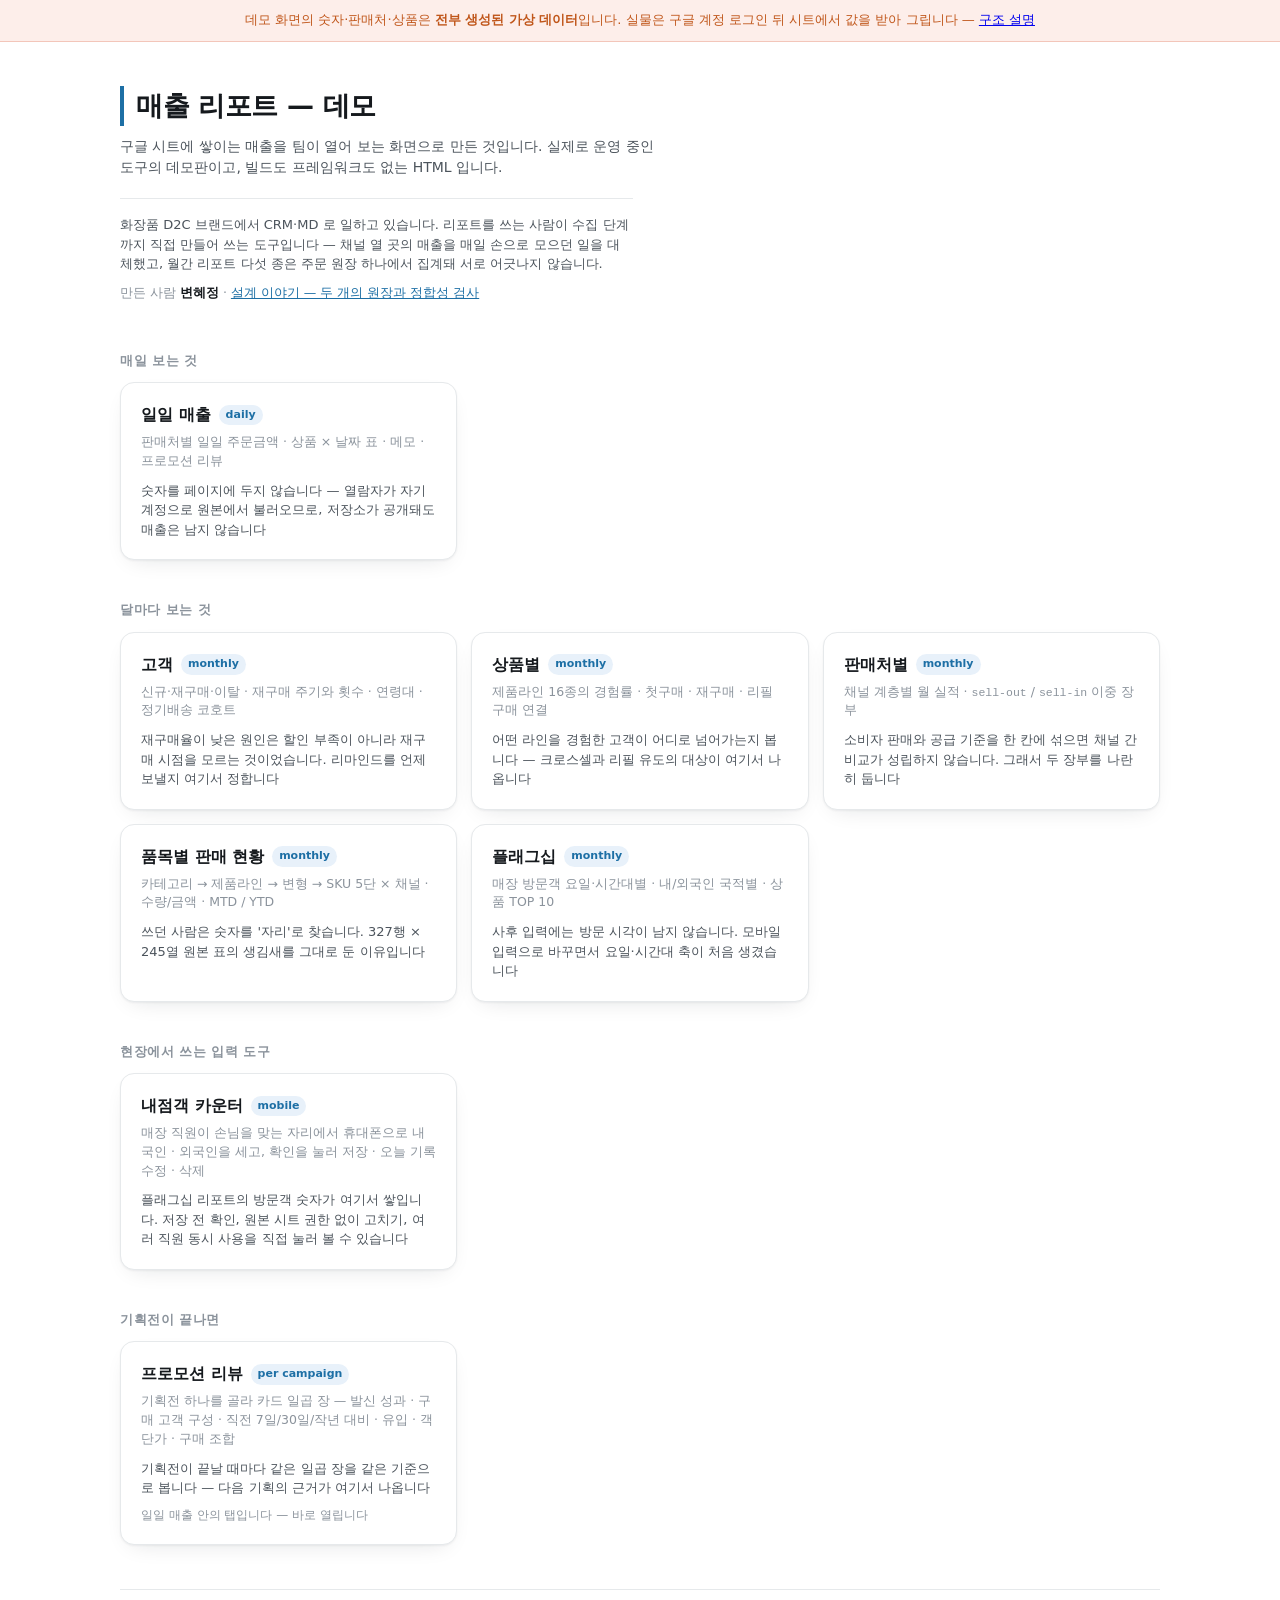
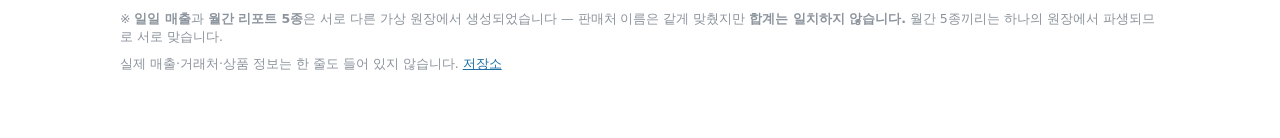
<file: index.html>
<!DOCTYPE html>
<html lang="ko">
<head>
<meta charset="UTF-8">
<meta name="viewport" content="width=device-width, initial-scale=1">
<title>매출 리포트 — 데모</title>
<!-- 분석 전용 SDK. 프로젝트 키 로더(cdn.amplitude.com/script/<키>.js)는 원격 설정을 보고
     세션 리플레이를 스스로 붙이므로 쓰지 않습니다 — 공개 데모 방문자를 녹화하지 않기 위해. -->
<script src="https://cdn.amplitude.com/libs/analytics-browser-2.42.4-min.js.gz"
        integrity="sha384-lKBFu+lrE+l3rHaNqttqd3e3ga1kwCKyeO1JiVVq2NlrrkHTdt8SobN3bqqLSKSw"
        crossorigin="anonymous"></script>
<script>
  window.amplitude.init('8dab0aad4ec8f11bcbf079ea4565fcca', {
    serverZone: 'US',
    autocapture: true,
  });
</script>
<link rel="stylesheet" href="shared/tokens.css">
<style>
  * { box-sizing: border-box; }
  html, body { margin: 0; padding: 0; }
  body {
    background: var(--plane); color: var(--ink);
    font-family: -apple-system, BlinkMacSystemFont, "Segoe UI", "Malgun Gothic",
                 "맑은 고딕", "Apple SD Gothic Neo", system-ui, sans-serif;
    font-size: 14px; line-height: 1.5; -webkit-font-smoothing: antialiased;
  }
  .wrap { max-width: 1080px; margin: 0 auto; padding-block: 0 56px; padding-left: 20px; padding-right: 20px; }

  .notice {
    background: var(--noteflo-bg); border-bottom: 1px solid var(--noteflo-bd);
    color: var(--noteflo-ink); text-align: center;
    padding: 10px 20px; font-size: 13px; line-height: 1.6;
  }
  .notice b { font-weight: 700; }

  header { padding: 44px 0 8px; }
  h1 { margin: 0 0 10px; font-size: 27px; letter-spacing: -.4px;
       border-left: 4px solid var(--accent); padding-left: 12px; }
  .lede { margin: 0 0 4px; color: var(--ink-2); max-width: 62ch; }

  /* 링크만 받고 들어온 사람에게 이 화면이 누구의 무엇인지 알려 둡니다 —
     맥락 없이 보면 그냥 잘 만든 데모로 읽히고 끝납니다. */
  .by { margin: 20px 0 0; padding-top: 16px;
        border-top: 1px solid var(--hairline);
        font-size: 13px; color: var(--ink-2); max-width: 62ch; }
  .by p { margin: 0 0 10px; }
  .by .who { margin: 0; font-size: 12.5px; color: var(--ink-muted); }
  .by .who b { color: var(--ink); font-weight: 700; }
  .by a { color: var(--accent); }

  h2 { font-size: 13px; letter-spacing: .04em; color: var(--ink-muted);
       text-transform: uppercase; margin: 40px 0 12px; font-weight: 700; }

  .grid { display: grid; gap: 14px;
          grid-template-columns: repeat(auto-fill, minmax(272px, 1fr)); }

  .card {
    display: block; text-decoration: none; color: inherit;
    background: var(--surface); border: 1px solid var(--hairline);
    border-radius: 14px; padding: 20px; box-shadow: var(--shadow);
    transition: border-color .12s, transform .12s;
  }
  a.card:hover { border-color: var(--accent); transform: translateY(-2px); }
  a.card:focus-visible { outline: 2px solid var(--accent); outline-offset: 2px; }
  .card.soon { opacity: .55; box-shadow: none; }

  .card h3 { margin: 0 0 6px; font-size: 16px; display: flex;
             align-items: center; gap: 8px; flex-wrap: wrap; }
  .card p  { margin: 0; font-size: 12.5px; color: var(--ink-muted); }
  /* 같은 화면 안의 탭이라는 걸 적어 둡니다 — 따로 있는 리포트로 보이면
     그것대로 오해입니다. */
  .card-where { margin-top: 8px !important; font-size: 12px !important;
                color: var(--ink-muted) !important; }

  /* 카드마다 '왜 이 화면이 있는가' 한 줄. 무엇이 들어 있는지만 적으면
     리포트 목록이고, 이 줄이 붙어야 판단의 기록이 됩니다. */
  .card-why { margin-top: 10px !important;
              font-size: 13px !important; color: var(--ink-2) !important; }

  .tag { font-size: 11px; font-weight: 700; padding: 2px 7px; border-radius: 999px;
         background: var(--accent-soft); color: var(--accent); white-space: nowrap; }
  .tag.wip { background: var(--surface-2); color: var(--ink-muted); }

  .foot { margin-top: 44px; padding-top: 20px; border-top: 1px solid var(--hairline);
          font-size: 12.5px; color: var(--ink-muted); }
  .foot p { margin: 0 0 8px; }
  .foot a { color: var(--accent); }
  code { font-family: ui-monospace, "SF Mono", Consolas, monospace; font-size: .92em; }
</style>
</head>
<body>

<div class="notice">
  데모 화면의 숫자·판매처·상품은 <b>전부 생성된 가상 데이터</b>입니다.
  실물은 구글 계정 로그인 뒤 시트에서 값을 받아 그립니다 —
  <a href="https://github.com/B-works-hub/sales-dashboard-demo#readme">구조 설명</a>
</div>

<div class="wrap">
  <header>
    <h1>매출 리포트 — 데모</h1>
    <p class="lede">
      구글 시트에 쌓이는 매출을 팀이 열어 보는 화면으로 만든 것입니다.
      실제로 운영 중인 도구의 데모판이고, 빌드도 프레임워크도 없는 HTML 입니다.
    </p>

    <div class="by">
      <p>
        화장품 D2C 브랜드에서 CRM·MD 로 일하고 있습니다. 리포트를 쓰는 사람이
        수집 단계까지 직접 만들어 쓰는 도구입니다 — 채널 열 곳의 매출을 매일
        손으로 모으던 일을 대체했고, 월간 리포트 다섯 종은 주문 원장 하나에서
        집계돼 서로 어긋나지 않습니다.
      </p>
      <p class="who">
        만든 사람 <b>변혜정</b> ·
        <a href="https://github.com/B-works-hub/sales-dashboard-demo#readme">설계
        이야기 — 두 개의 원장과 정합성 검사</a>
      </p>
    </div>
  </header>

  <h2>매일 보는 것</h2>
  <div class="grid">
    <a class="card" href="daily/">
      <h3>일일 매출 <span class="tag">daily</span></h3>
      <p>판매처별 일일 주문금액 · 상품 × 날짜 표 · 메모 · 프로모션 리뷰</p>
      <p class="card-why">숫자를 페이지에 두지 않습니다 — 열람자가 자기 계정으로
        원본에서 불러오므로, 저장소가 공개돼도 매출은 남지 않습니다</p>
    </a>
  </div>

  <h2>달마다 보는 것</h2>
  <div class="grid">
    <a class="card" href="customer/">
      <h3>고객 <span class="tag">monthly</span></h3>
      <p>신규·재구매·이탈 · 재구매 주기와 횟수 · 연령대 · 정기배송 코호트</p>
      <p class="card-why">재구매율이 낮은 원인은 할인 부족이 아니라 재구매 시점을
        모르는 것이었습니다. 리마인드를 언제 보낼지 여기서 정합니다</p>
    </a>
    <a class="card" href="product/">
      <h3>상품별 <span class="tag">monthly</span></h3>
      <p>제품라인 16종의 경험률 · 첫구매 · 재구매 · 리필 구매 연결</p>
      <p class="card-why">어떤 라인을 경험한 고객이 어디로 넘어가는지 봅니다 —
        크로스셀과 리필 유도의 대상이 여기서 나옵니다</p>
    </a>
    <a class="card" href="channel/">
      <h3>판매처별 <span class="tag">monthly</span></h3>
      <p>채널 계층별 월 실적 · <code>sell-out</code> / <code>sell-in</code> 이중 장부</p>
      <p class="card-why">소비자 판매와 공급 기준을 한 칸에 섞으면 채널 간 비교가
        성립하지 않습니다. 그래서 두 장부를 나란히 둡니다</p>
    </a>
    <a class="card" href="items/">
      <h3>품목별 판매 현황 <span class="tag">monthly</span></h3>
      <p>카테고리 → 제품라인 → 변형 → SKU 5단 × 채널 · 수량/금액 · MTD / YTD</p>
      <p class="card-why">쓰던 사람은 숫자를 '자리'로 찾습니다. 327행 × 245열
        원본 표의 생김새를 그대로 둔 이유입니다</p>
    </a>
    <a class="card" href="flagship/">
      <h3>플래그십 <span class="tag">monthly</span></h3>
      <p>매장 방문객 요일·시간대별 · 내/외국인 국적별 · 상품 TOP 10</p>
      <p class="card-why">사후 입력에는 방문 시각이 남지 않습니다. 모바일 입력으로
        바꾸면서 요일·시간대 축이 처음 생겼습니다</p>
    </a>
  </div>

  <h2>현장에서 쓰는 입력 도구</h2>
  <div class="grid">
    <a class="card" href="counter/">
      <h3>내점객 카운터 <span class="tag">mobile</span></h3>
      <p>매장 직원이 손님을 맞는 자리에서 휴대폰으로 내국인 · 외국인을 세고, 확인을 눌러 저장 · 오늘 기록 수정 · 삭제</p>
      <p class="card-why">플래그십 리포트의 방문객 숫자가 여기서 쌓입니다. 저장 전 확인, 원본 시트 권한 없이 고치기,
        여러 직원 동시 사용을 직접 눌러 볼 수 있습니다</p>
    </a>
  </div>

  <h2>기획전이 끝나면</h2>
  <div class="grid">
    <a class="card" href="daily/?promo=promo%3A%EB%A3%B8%EC%8A%A4%ED%94%84%EB%A0%88%EC%9D%B4%20%EC%8B%A0%EA%B7%9C%20%EB%9F%B0%EC%B9%AD&amp;tab=review">
      <h3>프로모션 리뷰 <span class="tag">per campaign</span></h3>
      <p>
        기획전 하나를 골라 카드 일곱 장 — 발신 성과 · 구매 고객 구성 ·
        직전 7일/30일/작년 대비 · 유입 · 객단가 · 구매 조합
      </p>
      <p class="card-why">기획전이 끝날 때마다 같은 일곱 장을 같은 기준으로 봅니다 —
        다음 기획의 근거가 여기서 나옵니다</p>
      <p class="card-where">일일 매출 안의 탭입니다 — 바로 열립니다</p>
    </a>
  </div>

  <div class="foot">
    <p>
      ※ <b>일일 매출</b>과 <b>월간 리포트 5종</b>은 서로 다른 가상 원장에서 생성되었습니다 —
      판매처 이름은 같게 맞췄지만 <b>합계는 일치하지 않습니다.</b>
      월간 5종끼리는 하나의 원장에서 파생되므로 서로 맞습니다.
    </p>
    <p>
      실제 매출·거래처·상품 정보는 한 줄도 들어 있지 않습니다.
      <a href="https://github.com/B-works-hub/sales-dashboard-demo">저장소</a>
    </p>
  </div>
</div>

</body>
</html>
</file>
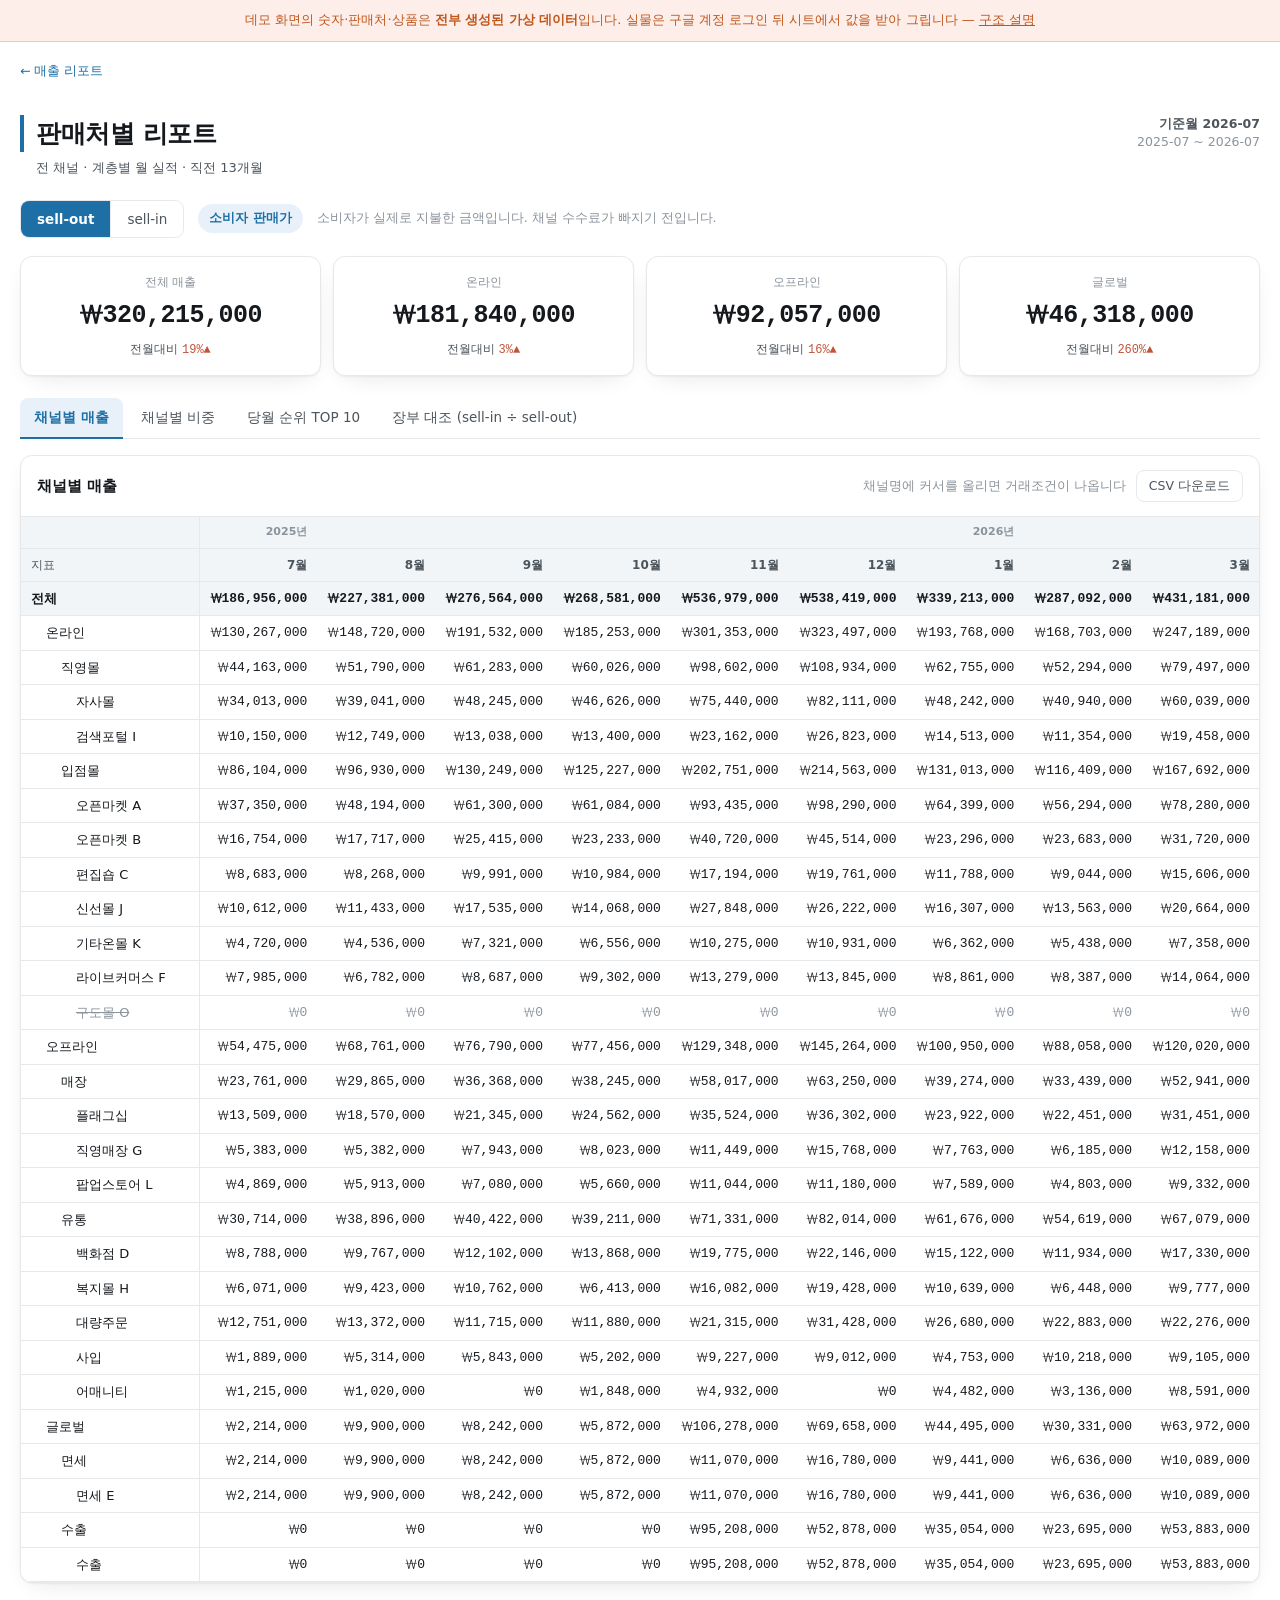
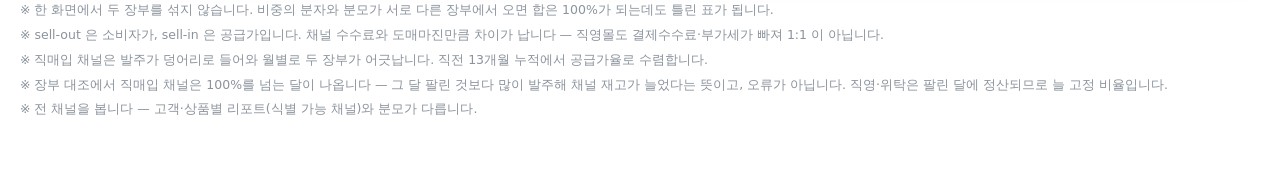
<file: channel/index.html>
<!DOCTYPE html>
<html lang="ko">
<head>
<meta charset="UTF-8">
<meta name="viewport" content="width=device-width, initial-scale=1">
<title>판매처별 리포트 — 데모</title>
<!-- 분석 전용 SDK. 프로젝트 키 로더(cdn.amplitude.com/script/<키>.js)는 원격 설정을 보고
     세션 리플레이를 스스로 붙이므로 쓰지 않습니다 — 공개 데모 방문자를 녹화하지 않기 위해. -->
<script src="https://cdn.amplitude.com/libs/analytics-browser-2.42.4-min.js.gz"
        integrity="sha384-lKBFu+lrE+l3rHaNqttqd3e3ga1kwCKyeO1JiVVq2NlrrkHTdt8SobN3bqqLSKSw"
        crossorigin="anonymous"></script>
<script>
  window.amplitude.init('8dab0aad4ec8f11bcbf079ea4565fcca', {
    serverZone: 'US',
    autocapture: true,
  });
</script>
<link rel="stylesheet" href="../shared/tokens.css">
<link rel="stylesheet" href="../shared/report.css">
<script src="../data/channel.js"></script>
<script src="../shared/report.js"></script>
</head>
<body>

<div class="notice">
  데모 화면의 숫자·판매처·상품은 <b>전부 생성된 가상 데이터</b>입니다.
  실물은 구글 계정 로그인 뒤 시트에서 값을 받아 그립니다 —
  <a href="https://github.com/B-works-hub/sales-dashboard-demo#readme">구조 설명</a>
</div>

<div class="wrap">
  <div class="crumb"><a href="../">← 매출 리포트</a></div>

  <div class="head">
    <div>
      <h1>판매처별 리포트</h1>
      <p class="sub">전 채널 · 계층별 월 실적 · 직전 13개월</p>
    </div>
    <div class="meta">
      <b id="meta-base"></b>
      <span id="meta-window"></span>
    </div>
  </div>

  <div class="book">
    <div class="seg" id="seg" role="group" aria-label="장부 선택"></div>
    <span class="book-badge" id="badge"></span>
    <span class="book-note" id="book-note"></span>
  </div>

  <div class="kpis" id="kpis"></div>

  <div class="tabs" id="tabs" role="tablist"></div>

  <div class="panel">
    <div class="panel-head">
      <h2 id="panel-title"></h2>
      <div style="display:flex;gap:10px;align-items:center;flex-wrap:wrap">
        <span class="hint">채널명에 커서를 올리면 거래조건이 나옵니다</span>
        <button class="btn" id="csv" type="button">CSV 다운로드</button>
      </div>
    </div>
    <div class="scroller" id="scroller"></div>
  </div>

  <div class="notes" id="notes"></div>
</div>

<script>
(function () {
  'use strict';
  var D = CHANNEL_DATA;
  var R = Report;

  document.getElementById('meta-base').textContent = '기준월 ' + D.base;
  document.getElementById('meta-window').textContent =
    D.months[0].key + ' ~ ' + D.months[D.months.length - 1].key;

  var seg = document.getElementById('seg');
  var badge = document.getElementById('badge');
  var bookNote = document.getElementById('book-note');
  var tabs = document.getElementById('tabs');
  var scroller = document.getElementById('scroller');
  var title = document.getElementById('panel-title');
  var kpiBox = document.getElementById('kpis');
  var notesBox = document.getElementById('notes');

  var cur = { book: null, sections: null, sec: null };

  /* 장부 대조는 두 장부를 나란히 놓고 보는 표라 어느 한쪽에 속하지
     않습니다. 토글과 무관하게 항상 마지막 탭으로 붙입니다. */
  function sectionsFor(bookKey) {
    return D.ledgers[bookKey].sections.concat([D.reconcile]);
  }

  function findRow(sections, secKey, name) {
    for (var s = 0; s < sections.length; s++) {
      if (sections[s].key !== secKey) continue;
      for (var r = 0; r < sections[s].rows.length; r++) {
        if (sections[s].rows[r].name === name) return sections[s].rows[r];
      }
    }
    return null;
  }

  function renderKpis(bookKey, sections) {
    kpiBox.innerHTML = '';
    var specs = [
      ['amount', '전체',       '전체 매출'],
      ['amount', '온라인',     '온라인'],
      ['amount', '오프라인',   '오프라인'],
      ['amount', '글로벌',     '글로벌']
    ];
    for (var k = 0; k < specs.length; k++) {
      var row = findRow(sections, specs[k][0], specs[k][1]);
      if (!row) continue;
      var card = R.el('div', 'kpi');
      card.appendChild(R.el('div', 'label', specs[k][2]));
      card.appendChild(R.el('div', 'value num',
                            R.fmt(row.values[row.values.length - 1], row.kind)));
      var foot = R.el('div', 'foot');
      foot.appendChild(R.el('span', '', '전월대비 '));
      foot.appendChild(R.el('span', 'num ' + R.dirClass(row.mom_growth),
                            R.fmtGrowth(row.mom_growth, row.kind)));
      card.appendChild(foot);
      kpiBox.appendChild(card);
    }
  }

  function renderNotes(sec) {
    notesBox.innerHTML = '';
    for (var i = 0; i < D.notes.length; i++) {
      notesBox.appendChild(R.el('p', '', '※ ' + D.notes[i]));
    }
  }

  function showSection(key, push) {
    var sections = cur.sections, sec = null, i;
    for (i = 0; i < sections.length; i++) {
      if (sections[i].key === key) sec = sections[i];
    }
    if (!sec) sec = sections[0];
    cur.sec = sec;

    title.textContent = sec.label;
    scroller.innerHTML = '';
    scroller.appendChild(R.renderMatrix(sec, D.months));

    var btns = tabs.querySelectorAll('button');
    for (i = 0; i < btns.length; i++) {
      btns[i].setAttribute('aria-selected', btns[i].dataset.key === sec.key ? 'true' : 'false');
    }
    if (push) R.writeState('sec', sec.key);
    renderNotes(sec);
  }

  function showBook(bookKey, push) {
    if (!D.ledgers[bookKey]) bookKey = D.ledger_order[0];
    var led = D.ledgers[bookKey];
    cur.book = bookKey;
    cur.sections = sectionsFor(bookKey);

    badge.textContent = led.badge;
    bookNote.textContent = led.note;

    var sbtns = seg.querySelectorAll('button');
    for (var i = 0; i < sbtns.length; i++) {
      sbtns[i].setAttribute('aria-pressed', sbtns[i].dataset.key === bookKey ? 'true' : 'false');
    }

    tabs.innerHTML = '';
    for (var t = 0; t < cur.sections.length; t++) {
      (function (sec) {
        var b = R.el('button', '', sec.label);
        b.type = 'button';
        b.dataset.key = sec.key;
        b.setAttribute('role', 'tab');
        b.onclick = function () { showSection(sec.key, true); };
        tabs.appendChild(b);
      })(cur.sections[t]);
    }

    renderKpis(bookKey, cur.sections);
    if (push) R.writeState('book', bookKey);
    showSection(R.readState('sec', cur.sections[0].key), false);
  }

  for (var b = 0; b < D.ledger_order.length; b++) {
    (function (key) {
      var btn = R.el('button', '', D.ledgers[key].label);
      btn.type = 'button';
      btn.dataset.key = key;
      btn.onclick = function () { showBook(key, true); };
      seg.appendChild(btn);
    })(D.ledger_order[b]);
  }

  document.getElementById('csv').onclick = function () {
    R.download('판매처별리포트_' + cur.book + '_' + cur.sec.key + '_' + D.base + '.csv',
               R.toCsv(cur.sec, D.months));
  };

  showBook(R.readState('book', D.ledger_order[0]), false);
})();
</script>

</body>
</html>
</file>
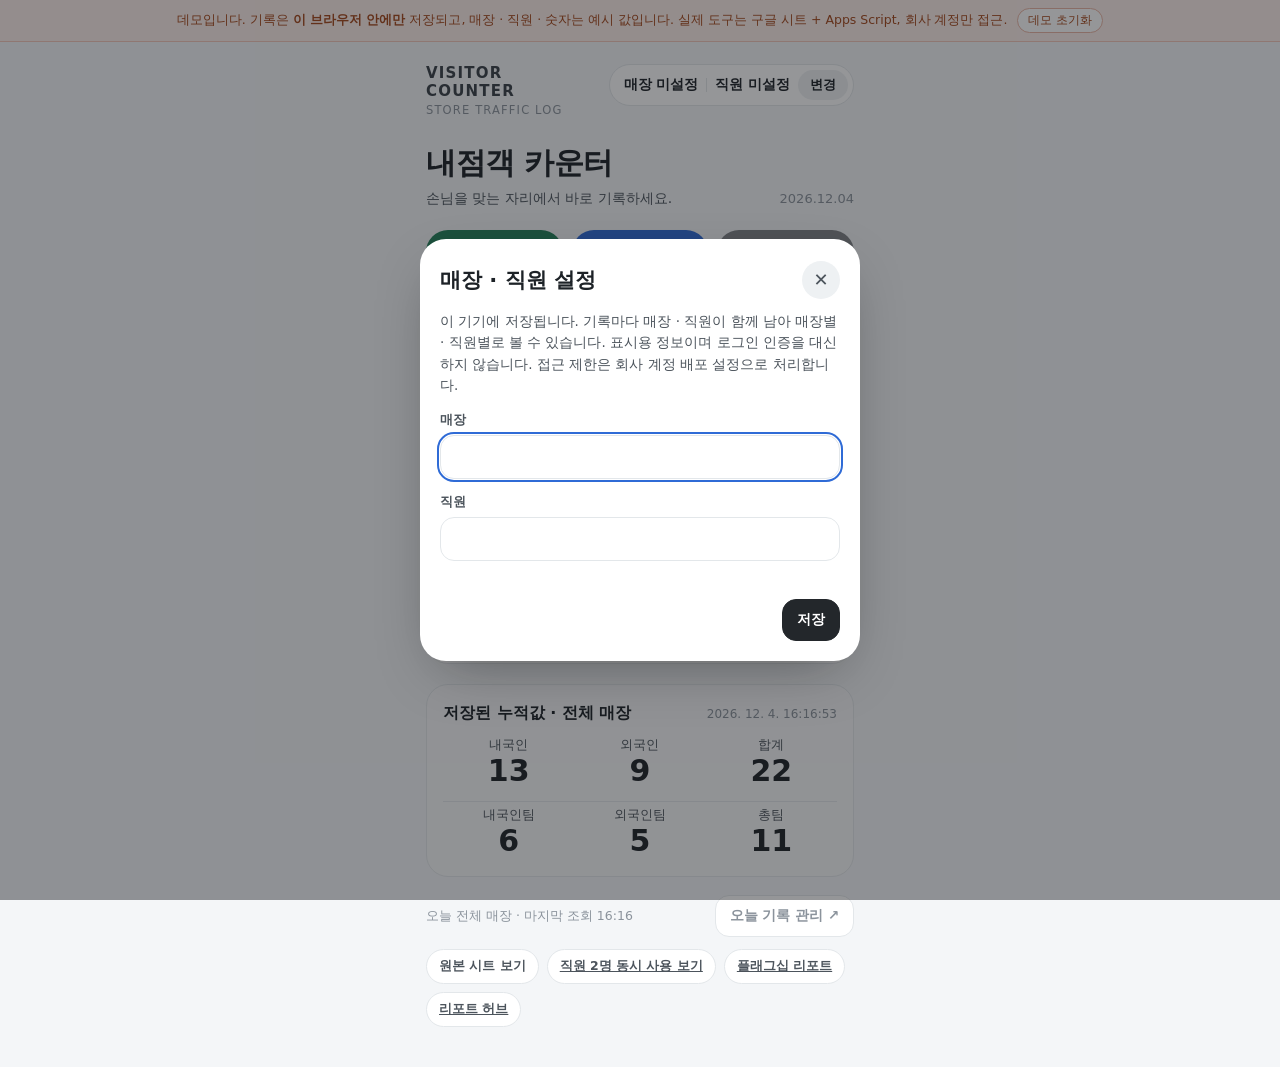
<file: counter/index.html>
<!DOCTYPE html>
<html lang="ko">
<head>
<meta charset="UTF-8">
<meta name="viewport" content="width=device-width, initial-scale=1, viewport-fit=cover">
<title>내점객 카운터 — 데모</title>
<!-- 분석 전용 SDK. 허브 · 리포트와 같은 설정입니다 (세션 리플레이 없음). -->
<script src="https://cdn.amplitude.com/libs/analytics-browser-2.42.4-min.js.gz"
        integrity="sha384-lKBFu+lrE+l3rHaNqttqd3e3ga1kwCKyeO1JiVVq2NlrrkHTdt8SobN3bqqLSKSw"
        crossorigin="anonymous"></script>
<script>
  if (window.amplitude) window.amplitude.init('8dab0aad4ec8f11bcbf079ea4565fcca', {
    serverZone: 'US', autocapture: true,
  });
</script>
<style>
  :root {
    color-scheme: light;
    --bg: #f4f6f8; --card: #ffffff; --line: #e3e7ea; --ink: #1d2227; --ink-2: #4c545c; --muted: #8b939c;
    --dom: #23805a; --dom-ink: #1d6b4b; --for: #2f6bd6; --for-ink: #2556b0; --dark: #23272b;
    --danger: #b0413e; --soft-green: #e6f3ec; --soft: #eef1f3;
    --radius: 22px;
  }
  * { box-sizing: border-box; }
  html, body { margin: 0; }
  body {
    background: var(--bg); color: var(--ink);
    font-family: -apple-system, BlinkMacSystemFont, "Apple SD Gothic Neo", "Malgun Gothic", "맑은 고딕", system-ui, sans-serif;
    -webkit-font-smoothing: antialiased; -webkit-tap-highlight-color: transparent;
  }
  button { font: inherit; color: inherit; cursor: pointer; }
  .demo-bar {
    background: #fdeeea; color: #a4481b; border-bottom: 1px solid #f3c6ba;
    font-size: 12.5px; line-height: 1.55; padding: 8px 16px; text-align: center;
  }
  .demo-bar a { color: inherit; }
  .demo-bar button { border: 1px solid #e9b4a3; background: #fff; border-radius: 999px; padding: 2px 10px; margin-left: 6px; font-size: 12px; }
  .app { max-width: 460px; margin: 0 auto; padding: 22px 16px 40px; }

  .top { display: flex; justify-content: space-between; align-items: flex-start; gap: 12px; }
  .brand b { display: block; font-size: 15px; letter-spacing: .08em; color: #3a4148; }
  .brand span { display: block; font-size: 11.5px; letter-spacing: .1em; color: var(--muted); margin-top: 3px; }
  .who { display: flex; align-items: center; gap: 8px; background: var(--card); border: 1px solid var(--line);
         border-radius: 999px; padding: 5px 5px 5px 14px; font-size: 13.5px; font-weight: 700; white-space: nowrap; }
  .who i { width: 1px; height: 14px; background: var(--line); }
  .who button { border: 0; background: var(--soft); border-radius: 999px; padding: 6px 12px; font-weight: 700; font-size: 13px; }

  h1 { margin: 26px 0 6px; font-size: 30px; letter-spacing: -.5px; }
  .sub { display: flex; justify-content: space-between; align-items: baseline; color: var(--ink-2); font-size: 14px; }
  .sub time { color: var(--muted); font-size: 13px; }

  .pads { display: grid; grid-template-columns: repeat(3, 1fr); gap: 9px; margin-top: 22px; }
  .pad { position: relative; border: 0; border-radius: var(--radius); color: #fff; text-align: left;
         padding: 14px 14px 12px; min-height: 172px; display: flex; flex-direction: column; justify-content: space-between;
         transition: transform .06s ease, filter .15s ease; user-select: none; touch-action: manipulation; }
  .pad:active { transform: scale(.97); }
  .pad b { font-size: 18px; display: block; }
  .pad small { font-size: 12px; opacity: .85; display: block; margin-top: 3px; }
  .pad .glyph { font-size: 34px; line-height: 1; font-weight: 300; }
  .pad.dom { background: var(--dom); } .pad.for { background: var(--for); } .pad.ok { background: var(--dark); }
  .pad.ok:disabled { opacity: .55; cursor: not-allowed; }
  .pad .bump { position: absolute; right: 12px; top: 12px; font-size: 13px; font-weight: 700; opacity: 0; transition: opacity .3s; }
  .pad .bump.show { opacity: 1; }

  .subs { display: grid; grid-template-columns: repeat(3, 1fr); gap: 9px; margin-top: 9px; }
  .subs button { background: var(--card); border: 1px solid var(--line); border-radius: 14px; padding: 12px 6px; font-weight: 700; font-size: 13.5px; }
  .subs button.clear { color: var(--danger); }
  .subs button:disabled { opacity: .45; cursor: not-allowed; }

  .panel { background: var(--card); border: 1px solid var(--line); border-radius: var(--radius); padding: 18px 16px; margin-top: 20px; }
  .panel.saved { background: #f7f8f9; }
  .ph { display: flex; justify-content: space-between; align-items: center; gap: 8px; }
  .ph h2 { margin: 0; font-size: 16px; }
  .chip { font-size: 12px; font-weight: 700; padding: 5px 11px; border-radius: 999px; background: var(--soft); color: var(--muted); }
  .chip.on { background: var(--soft-green); color: var(--dom-ink); }
  .ph time { font-size: 12px; color: var(--muted); }
  .nums { display: grid; grid-template-columns: repeat(3, 1fr); text-align: center; margin-top: 12px; }
  .nums > div + div { border-left: 1px solid var(--line); }
  .nums span { display: block; font-size: 13px; color: var(--ink-2); }
  .nums b { display: block; font-size: 44px; line-height: 1.15; font-variant-numeric: tabular-nums; }
  .nums.small b { font-size: 30px; }
  .nums.small > div + div { border-left: 0; }
  .dom-ink { color: var(--dom-ink); } .for-ink { color: var(--for-ink); }
  .note { border-top: 1px solid var(--line); margin-top: 14px; padding-top: 12px; text-align: center; font-size: 12.5px; color: var(--muted); }
  .teams { border-top: 1px solid var(--line); margin-top: 12px; padding-top: 4px; }
  .foot { display: flex; justify-content: space-between; align-items: center; gap: 10px; margin-top: 18px; font-size: 12.5px; color: var(--muted); }
  .btn { border: 1px solid var(--line); background: var(--card); border-radius: 14px; padding: 11px 14px; font-weight: 700; font-size: 13.5px; white-space: nowrap; }
  .btn.dark { background: var(--dark); color: #fff; border-color: var(--dark); }
  .btn.soft { background: var(--soft); border-color: var(--soft); }
  .btn.danger { color: var(--danger); }
  .links { display: flex; gap: 8px; flex-wrap: wrap; margin-top: 12px; }
  .links .btn { font-size: 12.5px; padding: 8px 12px; border-radius: 999px; font-weight: 600; color: var(--ink-2); }

  /* 모달 */
  .scrim { position: fixed; inset: 0; background: rgba(20,24,28,.45); display: none; align-items: flex-end; justify-content: center; z-index: 20; padding: 12px; }
  .scrim.open { display: flex; }
  @media (min-height: 640px) { .scrim { align-items: center; } }
  .sheet { background: var(--card); border-radius: 26px; width: 100%; max-width: 440px; max-height: calc(100vh - 24px);
           overflow: auto; padding: 22px 20px 20px; box-shadow: 0 20px 60px -20px rgba(0,0,0,.4); }
  .sh { display: flex; justify-content: space-between; align-items: center; }
  .sh h3 { margin: 0; font-size: 21px; }
  .x { border: 0; background: var(--soft); width: 38px; height: 38px; border-radius: 50%; font-size: 18px; color: var(--ink-2); }
  .desc { color: var(--ink-2); font-size: 13.5px; line-height: 1.6; margin: 12px 0 14px; }
  .tablewrap { border: 1px solid var(--line); border-radius: 14px; overflow-x: auto; }
  table { border-collapse: collapse; width: 100%; font-size: 13.5px; white-space: nowrap; }
  th { background: #f4f6f8; color: var(--ink-2); font-weight: 700; text-align: left; padding: 11px 12px; }
  td { border-top: 1px solid var(--line); padding: 11px 12px; font-variant-numeric: tabular-nums; }
  td.n, th.n { text-align: right; }
  td .rowbtn { border: 1px solid var(--line); background: #fff; border-radius: 10px; padding: 5px 10px; font-size: 12.5px; font-weight: 700; }
  td .rowbtn.del { color: var(--danger); margin-left: 4px; }
  tr.mine td:first-child { box-shadow: inset 3px 0 0 var(--dom); }
  .hint { font-size: 12px; color: var(--muted); margin: 8px 0 0; }
  .empty { text-align: center; color: var(--muted); padding: 22px 0; font-size: 13.5px; }
  .actions { display: flex; justify-content: flex-end; gap: 8px; margin-top: 16px; }
  label.f { display: block; font-size: 13px; font-weight: 700; color: var(--ink-2); margin: 14px 0 6px; }
  input.f { width: 100%; border: 1px solid var(--line); border-radius: 14px; padding: 12px 14px; font-size: 16px; background: #fff; color: var(--ink); }
  input.f:focus { outline: 2px solid var(--for); outline-offset: 1px; }
  input.f[readonly] { background: #f4f6f8; color: var(--ink-2); }
  .err { color: var(--danger); font-size: 12.5px; margin-top: 10px; min-height: 1em; }
  .warn { background: #fff6e6; border: 1px solid #f1d39b; color: #8a5a00; border-radius: 12px; padding: 10px 12px; font-size: 13px; line-height: 1.55; margin-top: 12px; }

  .toast { position: fixed; left: 50%; bottom: 22px; transform: translateX(-50%) translateY(20px); background: var(--dark); color: #fff;
           padding: 11px 16px; border-radius: 999px; font-size: 13.5px; opacity: 0; transition: .25s; z-index: 40; pointer-events: none; max-width: calc(100vw - 32px); text-align: center; }
  .toast.show { opacity: 1; transform: translateX(-50%) translateY(0); }

  /* 직원 2명 화면 안에 들어갈 때는 안내 띠를 줄입니다 */
  body.embedded .demo-bar { display: none; }
  body.embedded .links { display: none; }
</style>
</head>
<body>
<div class="demo-bar" id="demoBar">
  데모입니다. 기록은 <b>이 브라우저 안에만</b> 저장되고, 매장 · 직원 · 숫자는 예시 값입니다.
  실제 도구는 구글 시트 + Apps Script, 회사 계정만 접근.
  <button type="button" id="resetBtn">데모 초기화</button>
</div>

<main class="app">
  <div class="top">
    <div class="brand"><b>VISITOR COUNTER</b><span>STORE TRAFFIC LOG</span></div>
    <div class="who" aria-label="현재 매장과 직원">
      <span id="whoStore">매장</span><i></i><span id="whoStaff">직원</span>
      <button type="button" id="changeBtn">변경</button>
    </div>
  </div>

  <h1>내점객 카운터</h1>
  <div class="sub"><span>손님을 맞는 자리에서 바로 기록하세요.</span><time id="today"></time></div>

  <div class="pads">
    <button type="button" class="pad dom" id="padDom" aria-label="내국인 한 명 추가">
      <span><b>내국인</b><small>탭하여 +1</small></span><span class="glyph">+</span><span class="bump" id="bumpDom">+1</span>
    </button>
    <button type="button" class="pad for" id="padFor" aria-label="외국인 한 명 추가">
      <span><b>외국인</b><small>탭하여 +1</small></span><span class="glyph">+</span><span class="bump" id="bumpFor">+1</span>
    </button>
    <button type="button" class="pad ok" id="padOk" aria-label="확인, 시트에 저장">
      <span><b>확인</b><small>시트에 저장</small></span><span class="glyph">↗</span>
    </button>
  </div>
  <div class="subs">
    <button type="button" id="undoDom">↶ 내국인 취소</button>
    <button type="button" id="undoFor">↶ 외국인 취소</button>
    <button type="button" class="clear" id="clearBtn">전체 지우기</button>
  </div>

  <section class="panel" aria-labelledby="stagingTitle">
    <div class="ph"><h2 id="stagingTitle">스테이징 합계 (저장 전)</h2><span class="chip" id="stageChip">대기</span></div>
    <div class="nums">
      <div><span>내국인</span><b class="dom-ink" id="sDom">0</b></div>
      <div><span>외국인</span><b class="for-ink" id="sFor">0</b></div>
      <div><span>합계</span><b id="sSum">0</b></div>
    </div>
    <div class="note">확인을 누르기 전까지는 저장되지 않습니다.</div>
  </section>

  <section class="panel saved" aria-labelledby="savedTitle">
    <div class="ph"><h2 id="savedTitle">저장된 누적값 · 전체 매장</h2><time id="fetchedAt"></time></div>
    <div class="nums small">
      <div><span>내국인</span><b id="tDom">0</b></div>
      <div><span>외국인</span><b id="tFor">0</b></div>
      <div><span>합계</span><b id="tSum">0</b></div>
    </div>
    <div class="nums small teams">
      <div><span>내국인팀</span><b id="tmDom">0</b></div>
      <div><span>외국인팀</span><b id="tmFor">0</b></div>
      <div><span>총팀</span><b id="tmSum">0</b></div>
    </div>
  </section>

  <div class="foot">
    <span id="lastFetch">오늘 전체 매장</span>
    <button type="button" class="btn" id="manageBtn">오늘 기록 관리 ↗</button>
  </div>

  <div class="links">
    <button type="button" class="btn" id="sheetBtn">원본 시트 보기</button>
    <a class="btn" href="duo.html">직원 2명 동시 사용 보기</a>
    <a class="btn" href="../flagship/">플래그십 리포트</a>
    <a class="btn" href="../">리포트 허브</a>
  </div>
</main>

<!-- S-02 처음 설정 -->
<div class="scrim" id="setupDlg" role="dialog" aria-modal="true" aria-labelledby="setupTitle">
  <div class="sheet">
    <div class="sh"><h3 id="setupTitle">매장 · 직원 설정</h3><button type="button" class="x" data-close aria-label="닫기">✕</button></div>
    <p class="desc">이 기기에 저장됩니다. 기록마다 매장 · 직원이 함께 남아 매장별 · 직원별로 볼 수 있습니다.
      표시용 정보이며 로그인 인증을 대신하지 않습니다. 접근 제한은 회사 계정 배포 설정으로 처리합니다.</p>
    <label class="f" for="setStore">매장</label><input class="f" id="setStore" maxlength="20" autocomplete="off">
    <label class="f" for="setStaff">직원</label><input class="f" id="setStaff" maxlength="20" autocomplete="off">
    <div class="err" id="setupErr"></div>
    <div class="actions"><button type="button" class="btn dark" id="setupSave">저장</button></div>
  </div>
</div>

<!-- S-03 오늘 기록 관리 -->
<div class="scrim" id="listDlg" role="dialog" aria-modal="true" aria-labelledby="listTitle">
  <div class="sheet">
    <div class="sh"><h3 id="listTitle">오늘 전체 기록</h3><button type="button" class="x" data-close aria-label="닫기">✕</button></div>
    <p class="desc">모든 매장 · 직원의 오늘 기록입니다. 수정과 삭제는 즉시 스프레드시트에 반영됩니다.
      원본 시트 권한이 없어도 여기서 고칠 수 있습니다.</p>
    <div class="tablewrap"><table>
      <thead><tr><th>시간</th><th>매장</th><th>직원</th><th class="n">내국인</th><th class="n">외국인</th><th>관리</th></tr></thead>
      <tbody id="listBody"></tbody>
    </table></div>
    <p class="hint">← 표는 가로로 밀어 관리 버튼까지 봄 · 초록 줄은 이 기기에서 저장한 기록</p>
    <div class="actions"><button type="button" class="btn soft" id="listRefresh">새로고침</button><button type="button" class="btn dark" data-close>닫기</button></div>
  </div>
</div>

<!-- S-04 수정 -->
<div class="scrim" id="editDlg" role="dialog" aria-modal="true" aria-labelledby="editTitle">
  <div class="sheet">
    <div class="sh"><h3 id="editTitle">방문 기록 수정</h3><button type="button" class="x" data-close aria-label="닫기">✕</button></div>
    <label class="f" for="edTime">저장 시각 (수정해도 바뀌지 않음)</label><input class="f" id="edTime" readonly>
    <label class="f" for="edStore">매장</label><input class="f" id="edStore" maxlength="20">
    <label class="f" for="edStaff">직원</label><input class="f" id="edStaff" maxlength="20">
    <label class="f" for="edDom">내국인</label><input class="f" id="edDom" inputmode="numeric" pattern="[0-9]*">
    <label class="f" for="edFor">외국인</label><input class="f" id="edFor" inputmode="numeric" pattern="[0-9]*">
    <div class="err" id="editErr"></div>
    <div id="editWarn"></div>
    <div class="actions"><button type="button" class="btn soft" data-close>취소</button><button type="button" class="btn dark" id="editSave">수정 저장</button></div>
  </div>
</div>

<!-- 삭제 재확인 -->
<div class="scrim" id="delDlg" role="dialog" aria-modal="true" aria-labelledby="delTitle">
  <div class="sheet">
    <div class="sh"><h3 id="delTitle">기록을 삭제할까요?</h3><button type="button" class="x" data-close aria-label="닫기">✕</button></div>
    <p class="desc" id="delDesc"></p>
    <div class="actions"><button type="button" class="btn soft" data-close>취소</button><button type="button" class="btn danger" id="delOk">삭제</button></div>
  </div>
</div>

<!-- 데모 전용: 원본 시트 -->
<div class="scrim" id="sheetDlg" role="dialog" aria-modal="true" aria-labelledby="sheetTitle">
  <div class="sheet">
    <div class="sh"><h3 id="sheetTitle">원본 시트 (데모)</h3><button type="button" class="x" data-close aria-label="닫기">✕</button></div>
    <p class="desc">실제 도구에서는 [확인]을 누를 때마다 구글 시트에 한 줄씩 쌓입니다. 매장 직원은 이 시트를 열 권한이 없고,
      고칠 일이 있으면 「오늘 기록 관리」에서 고칩니다. 아래는 이 브라우저에 쌓인 같은 모양의 줄입니다.</p>
    <div class="tablewrap"><table>
      <thead><tr><th>저장일</th><th>저장 시각</th><th class="n">내국인</th><th class="n">외국인</th><th>매장</th><th>직원</th><th class="n">수정</th></tr></thead>
      <tbody id="sheetBody"></tbody>
    </table></div>
    <p class="hint">팀 수: 내국인 1명 이상인 줄 = 내국인 1팀, 외국인 1명 이상인 줄 = 외국인 1팀 (섞인 줄은 양쪽에 1팀씩)</p>
    <div class="actions"><button type="button" class="btn dark" data-close>닫기</button></div>
  </div>
</div>

<div class="toast" id="toast" role="status" aria-live="polite"></div>

<script>
(() => {
  'use strict';
  // ---- 저장소 : 실제 도구의 "구글 시트" 자리를 이 브라우저의 localStorage 가 대신합니다 ----
  const SHEET_KEY = 'vc-demo-sheet-v1';
  const params = new URLSearchParams(location.search);
  const DEVICE = (params.get('device') || 'main').replace(/[^\w-]/g, '').slice(0, 20) || 'main';
  const SETTINGS_KEY = 'vc-demo-settings-' + DEVICE;     // S-02 설정은 기기마다 따로
  const STAGE_KEY = 'vc-demo-stage-' + DEVICE;           // 저장 전 합계도 기기마다 따로
  const REFRESH_MS = 30000;

  if (params.get('embed') === '1') document.body.classList.add('embedded');

  const $ = (id) => document.getElementById(id);
  const pad2 = (n) => String(n).padStart(2, '0');
  const dayKey = (d) => `${d.getFullYear()}-${pad2(d.getMonth() + 1)}-${pad2(d.getDate())}`;
  const hms = (d) => `${pad2(d.getHours())}:${pad2(d.getMinutes())}:${pad2(d.getSeconds())}`;

  const store = {
    get(k, fb) { try { const v = localStorage.getItem(k); return v ? JSON.parse(v) : fb; } catch (e) { return fb; } },
    set(k, v) { try { localStorage.setItem(k, JSON.stringify(v)); return true; } catch (e) { return false; } },
    del(k) { try { localStorage.removeItem(k); } catch (e) {} },
  };

  // 메모리 사본 : localStorage 가 막힌 환경(비공개 창 등)에서도 화면은 동작합니다
  let mem = null;
  function readSheet() {
    const s = store.get(SHEET_KEY, null);
    if (s && Array.isArray(s.rows)) { mem = s; return s; }
    return mem || (mem = { seq: 0, rows: [] });
  }
  function writeSheet(s) { mem = s; store.set(SHEET_KEY, s); }

  // 처음 연 사람에게 빈 화면을 보여 주지 않도록 오늘 날짜로 예시 기록을 깔아 둡니다
  function seedIfEmpty() {
    const s = readSheet();
    const today = dayKey(new Date());
    if (s.seededDay === today || s.rows.some(r => r.day === today)) return;
    s.seededDay = today;   // 다 지운 뒤 새로고침해도 다시 깔지 않습니다
    const now = new Date();
    // 지금보다 앞선 시각에만 깝니다 : 최대 5시간 전부터 5분 전까지 (자정 이후로 한정)
    const midnight = new Date(now); midnight.setHours(0, 0, 0, 0);
    const end = new Date(Math.max(midnight.getTime() + 60000, now.getTime() - 5 * 60000));
    const base = new Date(Math.max(midnight.getTime(), end.getTime() - 300 * 60000));
    const span = Math.max(1, (end - base) / 60000);
    const plan = [
      ['매장 A', '직원 A', 2, 0], ['매장 A', '직원 B', 0, 3], ['매장 B', '직원 C', 1, 1],
      ['매장 A', '직원 A', 3, 0], ['매장 B', '직원 C', 0, 2], ['매장 A', '직원 B', 1, 2],
      ['매장 A', '직원 A', 2, 1], ['매장 B', '직원 D', 4, 0],
    ];
    plan.forEach(([st, sf, d, f], i) => {
      const t = new Date(base.getTime() + (span * 60000) * (i / plan.length));
      s.seq += 1;
      s.rows.push({ id: s.seq, day: today, time: hms(t), store: st, staff: sf, dom: d, for: f, ver: 1, device: 'seed' });
    });
    writeSheet(s);
  }

  // ---- 설정 (S-02) ----
  let settings = store.get(SETTINGS_KEY, null);
  if (!settings && params.get('store') && params.get('staff')) {
    settings = { store: params.get('store').slice(0, 20), staff: params.get('staff').slice(0, 20) };
    store.set(SETTINGS_KEY, settings);
  }
  function paintWho() {
    $('whoStore').textContent = settings ? settings.store : '매장 미설정';
    $('whoStaff').textContent = settings ? settings.staff : '직원 미설정';
  }

  // ---- 저장 전 합계 (스테이징) ----
  let stage = store.get(STAGE_KEY, { dom: 0, for: 0 });
  function saveStage() { store.set(STAGE_KEY, stage); }
  function paintStage() {
    $('sDom').textContent = stage.dom; $('sFor').textContent = stage.for; $('sSum').textContent = stage.dom + stage.for;
    const any = stage.dom + stage.for > 0;
    $('stageChip').textContent = any ? '입력 중' : '대기';
    $('stageChip').classList.toggle('on', any);
    $('padOk').disabled = !any;                 // 빈 기록 차단
    $('undoDom').disabled = stage.dom === 0;
    $('undoFor').disabled = stage.for === 0;
    $('clearBtn').disabled = !any;
  }

  // ---- 누적값 (30초마다 + 저장 직후) ----
  function totals() {
    const today = dayKey(new Date());
    const rows = readSheet().rows.filter(r => r.day === today);
    const t = { dom: 0, for: 0, tmDom: 0, tmFor: 0 };
    rows.forEach(r => { t.dom += r.dom; t.for += r.for; if (r.dom >= 1) t.tmDom += 1; if (r.for >= 1) t.tmFor += 1; });
    return t;
  }
  function refreshTotals() {
    const t = totals(), now = new Date();
    $('tDom').textContent = t.dom; $('tFor').textContent = t.for; $('tSum').textContent = t.dom + t.for;
    $('tmDom').textContent = t.tmDom; $('tmFor').textContent = t.tmFor; $('tmSum').textContent = t.tmDom + t.tmFor;
    $('fetchedAt').textContent = `${now.getFullYear()}. ${now.getMonth() + 1}. ${now.getDate()}. ${hms(now)}`;
    $('lastFetch').textContent = `오늘 전체 매장 · 마지막 조회 ${pad2(now.getHours())}:${pad2(now.getMinutes())}`;
  }

  // ---- 토스트 ----
  let toastT;
  function toast(msg) { const el = $('toast'); el.textContent = msg; el.classList.add('show'); clearTimeout(toastT); toastT = setTimeout(() => el.classList.remove('show'), 2200); }
  function track(name, props) { try { window.amplitude && window.amplitude.track('counter: ' + name, props || {}); } catch (e) {} }

  // ---- 입력 ----
  function bump(id) { const el = $(id); el.classList.remove('show'); void el.offsetWidth; el.classList.add('show'); setTimeout(() => el.classList.remove('show'), 350); }
  $('padDom').addEventListener('click', () => { stage.dom += 1; saveStage(); paintStage(); bump('bumpDom'); });
  $('padFor').addEventListener('click', () => { stage.for += 1; saveStage(); paintStage(); bump('bumpFor'); });
  $('undoDom').addEventListener('click', () => { if (stage.dom > 0) { stage.dom -= 1; saveStage(); paintStage(); } });
  $('undoFor').addEventListener('click', () => { if (stage.for > 0) { stage.for -= 1; saveStage(); paintStage(); } });
  $('clearBtn').addEventListener('click', () => { stage = { dom: 0, for: 0 }; saveStage(); paintStage(); toast('저장 전 합계를 지웠습니다'); });

  $('padOk').addEventListener('click', () => {
    if (!settings) { openSetup(); return; }
    if (stage.dom + stage.for === 0) { toast('0명은 저장하지 않습니다'); return; }
    const s = readSheet(), now = new Date();
    s.seq += 1;
    s.rows.push({ id: s.seq, day: dayKey(now), time: hms(now), store: settings.store, staff: settings.staff, dom: stage.dom, for: stage.for, ver: 1, device: DEVICE });
    writeSheet(s);
    toast(`${hms(now)} 저장 · 내국인 ${stage.dom} · 외국인 ${stage.for}`);
    track('save', { dom: stage.dom, for: stage.for });
    stage = { dom: 0, for: 0 }; saveStage(); paintStage();
    refreshTotals(); if ($('listDlg').classList.contains('open')) paintList();
  });

  // ---- 모달 공통 ----
  function open(id) { $(id).classList.add('open'); }
  function close(id) { $(id).classList.remove('open'); }
  document.querySelectorAll('.scrim').forEach(sc => {
    sc.addEventListener('click', (e) => { if (e.target === sc || e.target.closest('[data-close]')) { if (sc.id === 'setupDlg' && !settings) return; close(sc.id); } });
  });
  document.addEventListener('keydown', (e) => { if (e.key === 'Escape') document.querySelectorAll('.scrim.open').forEach(sc => { if (!(sc.id === 'setupDlg' && !settings)) close(sc.id); }); });

  // ---- S-02 ----
  function openSetup() { $('setStore').value = settings ? settings.store : ''; $('setStaff').value = settings ? settings.staff : ''; $('setupErr').textContent = ''; open('setupDlg'); setTimeout(() => $('setStore').focus(), 50); }
  $('changeBtn').addEventListener('click', openSetup);
  $('setupSave').addEventListener('click', () => {
    const st = $('setStore').value.trim(), sf = $('setStaff').value.trim();
    if (!st || !sf) { $('setupErr').textContent = '매장과 직원을 모두 입력하세요.'; return; }
    settings = { store: st, staff: sf }; store.set(SETTINGS_KEY, settings); paintWho(); close('setupDlg'); toast('이 기기에 저장했습니다');
  });

  // ---- S-03 ----
  function esc(s) { return String(s).replace(/[&<>"']/g, c => ({ '&': '&amp;', '<': '&lt;', '>': '&gt;', '"': '&quot;', "'": '&#39;' }[c])); }
  function paintList() {
    const today = dayKey(new Date());
    const rows = readSheet().rows.filter(r => r.day === today).sort((a, b) => b.time.localeCompare(a.time) || b.id - a.id);
    $('listBody').innerHTML = rows.length ? rows.map(r => `
      <tr class="${r.device === DEVICE ? 'mine' : ''}">
        <td>${esc(r.time)}</td><td>${esc(r.store)}</td><td>${esc(r.staff)}</td>
        <td class="n">${r.dom}</td><td class="n">${r.for}</td>
        <td><button type="button" class="rowbtn" data-edit="${r.id}">수정</button><button type="button" class="rowbtn del" data-del="${r.id}">삭제</button></td>
      </tr>`).join('') : `<tr><td colspan="6" class="empty">오늘 저장된 기록이 없습니다</td></tr>`;
  }
  $('manageBtn').addEventListener('click', () => { paintList(); open('listDlg'); });
  $('listRefresh').addEventListener('click', () => { paintList(); refreshTotals(); toast('최신 기록을 불러왔습니다'); });
  $('listBody').addEventListener('click', (e) => {
    const ed = e.target.closest('[data-edit]'), dl = e.target.closest('[data-del]');
    if (ed) openEdit(+ed.dataset.edit);
    if (dl) openDel(+dl.dataset.del);
  });

  // ---- S-04 수정 : 연 시점의 버전을 기억했다가 저장할 때 대조합니다 ----
  let editing = null;
  function openEdit(id) {
    const r = readSheet().rows.find(x => x.id === id);
    if (!r) { toast('이미 삭제된 기록입니다'); paintList(); return; }
    editing = { id, ver: r.ver };
    $('edTime').value = r.time; $('edStore').value = r.store; $('edStaff').value = r.staff; $('edDom').value = r.dom; $('edFor').value = r.for;
    $('editErr').textContent = ''; $('editWarn').innerHTML = '';
    open('editDlg');
  }
  const isCount = (v) => /^\d{1,3}$/.test(v.trim());
  $('editSave').addEventListener('click', () => {
    if (!editing) return;
    const st = $('edStore').value.trim(), sf = $('edStaff').value.trim(), d = $('edDom').value, f = $('edFor').value;
    if (!st || !sf) { $('editErr').textContent = '매장과 직원은 비울 수 없습니다.'; return; }
    if (!isCount(d) || !isCount(f)) { $('editErr').textContent = '인원은 0 이상의 정수로 입력하세요.'; return; }
    if (+d + +f === 0) { $('editErr').textContent = '0명 기록은 저장하지 않습니다. 지우려면 삭제를 쓰세요.'; return; }
    const s = readSheet(), r = s.rows.find(x => x.id === editing.id);
    if (!r) { $('editWarn').innerHTML = '<div class="warn">다른 직원이 이 기록을 먼저 삭제했습니다. 목록을 새로고침합니다.</div>'; paintList(); refreshTotals(); return; }
    if (r.ver !== editing.ver) {
      $('editWarn').innerHTML = `<div class="warn">다른 직원이 이 기록을 먼저 고쳤습니다 (지금 값: ${esc(r.staff)} · 내국인 ${r.dom} · 외국인 ${r.for}).
        덮어쓰지 않도록 저장을 멈췄습니다. 최신 값으로 다시 열어 확인하세요.</div>`;
      track('edit conflict'); paintList(); return;
    }
    Object.assign(r, { store: st, staff: sf, dom: +d, for: +f, ver: r.ver + 1 });   // time 은 그대로 둡니다
    writeSheet(s); close('editDlg'); paintList(); refreshTotals(); toast('수정했습니다 · 저장 시각은 그대로'); track('edit');
  });

  // ---- 삭제 재확인 ----
  let deleting = null;
  function openDel(id) {
    const r = readSheet().rows.find(x => x.id === id);
    if (!r) { toast('이미 삭제된 기록입니다'); paintList(); return; }
    deleting = { id, ver: r.ver };
    $('delDesc').textContent = `${r.time} · ${r.store} · ${r.staff} · 내국인 ${r.dom} · 외국인 ${r.for}. 삭제하면 시트에서도 사라집니다.`;
    open('delDlg');
  }
  $('delOk').addEventListener('click', () => {
    const s = readSheet(), i = s.rows.findIndex(x => x.id === deleting.id);
    if (i < 0) { close('delDlg'); toast('이미 삭제된 기록입니다'); paintList(); return; }
    if (s.rows[i].ver !== deleting.ver) { close('delDlg'); toast('그사이 다른 직원이 고친 기록이라 삭제를 멈췄습니다'); paintList(); return; }
    s.rows.splice(i, 1); writeSheet(s); close('delDlg'); paintList(); refreshTotals(); toast('삭제했습니다'); track('delete');
  });

  // ---- 데모 전용 : 원본 시트 ----
  $('sheetBtn').addEventListener('click', () => {
    const rows = readSheet().rows.slice().sort((a, b) => a.day.localeCompare(b.day) || a.time.localeCompare(b.time) || a.id - b.id);
    $('sheetBody').innerHTML = rows.length ? rows.map(r => `<tr><td>${esc(r.day)}</td><td>${esc(r.time)}</td><td class="n">${r.dom}</td><td class="n">${r.for}</td><td>${esc(r.store)}</td><td>${esc(r.staff)}</td><td class="n">${r.ver - 1}</td></tr>`).join('')
      : `<tr><td colspan="7" class="empty">아직 줄이 없습니다</td></tr>`;
    open('sheetDlg'); track('open sheet');
  });

  $('resetBtn').addEventListener('click', () => {
    if (!confirm('이 브라우저의 데모 기록과 설정을 지우고 예시 기록으로 다시 시작할까요?')) return;
    try { Object.keys(localStorage).filter(k => k.startsWith('vc-demo-')).forEach(k => localStorage.removeItem(k)); } catch (e) {}
    mem = null; settings = null; stage = { dom: 0, for: 0 };
    seedIfEmpty(); paintWho(); paintStage(); refreshTotals(); openSetup();
  });

  // 다른 탭 · 다른 화면(직원 2명 보기)에서 저장하면 바로 반영
  window.addEventListener('storage', (e) => {
    if (e.key === SHEET_KEY) { mem = null; refreshTotals(); if ($('listDlg').classList.contains('open')) paintList(); }
  });

  // ---- 시작 ----
  const d = new Date();
  $('today').textContent = `${d.getFullYear()}.${pad2(d.getMonth() + 1)}.${pad2(d.getDate())}`;
  seedIfEmpty(); paintWho(); paintStage(); refreshTotals();
  setInterval(refreshTotals, REFRESH_MS);
  if (!settings) openSetup();
})();
</script>
</body>
</html>
</file>
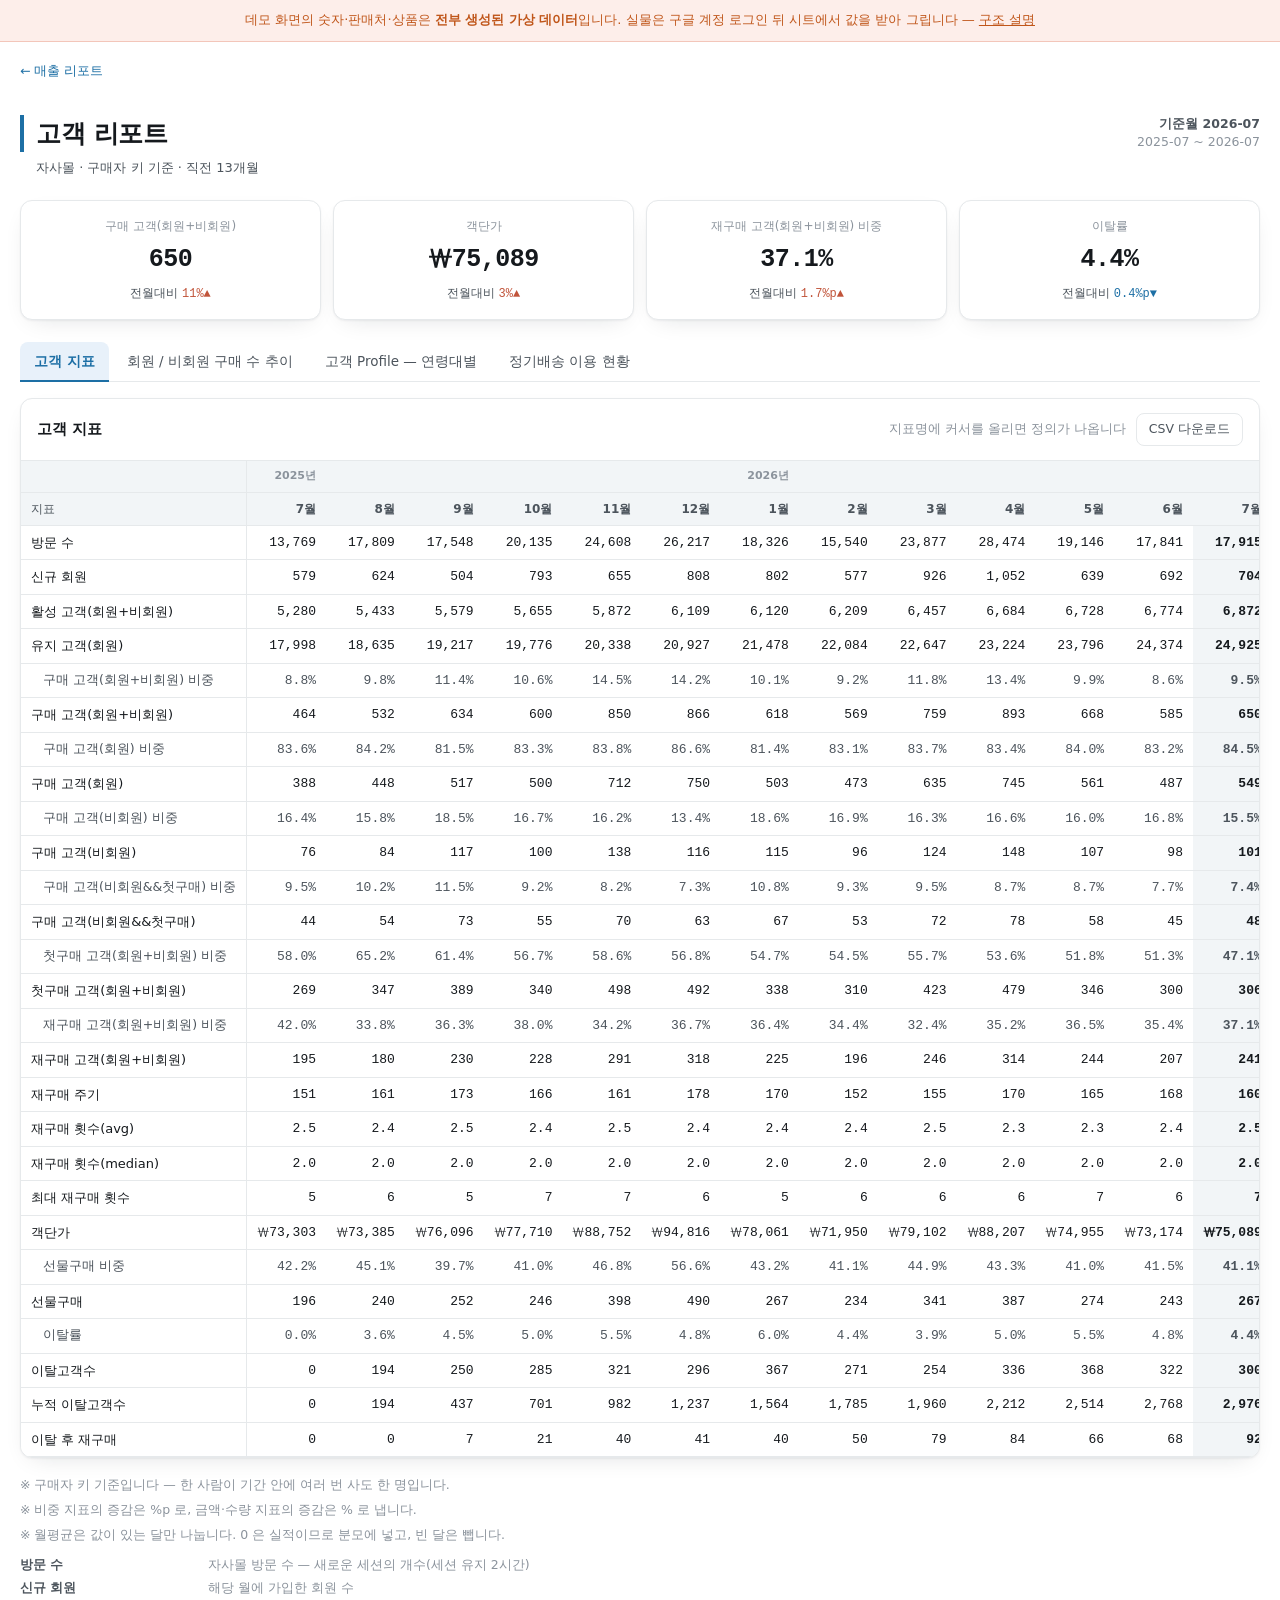
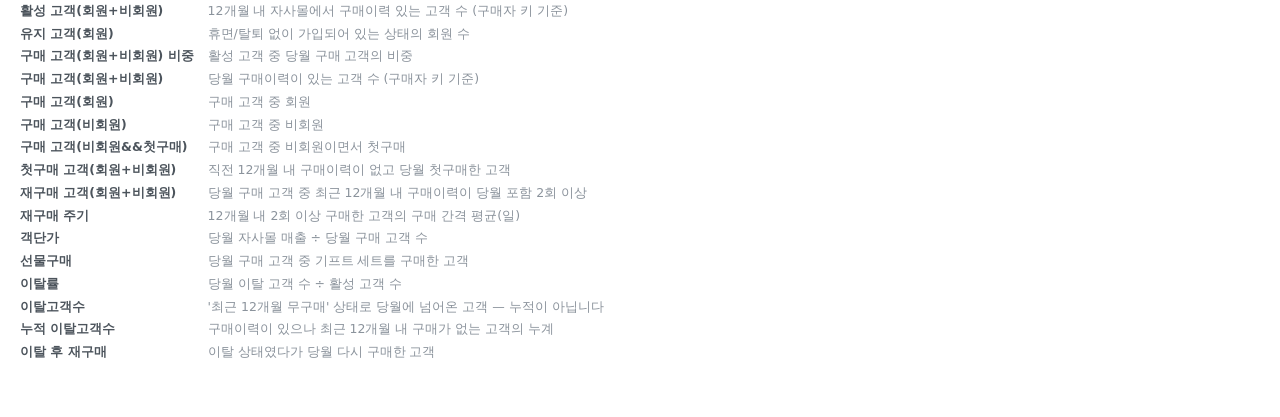
<file: customer/index.html>
<!DOCTYPE html>
<html lang="ko">
<head>
<meta charset="UTF-8">
<meta name="viewport" content="width=device-width, initial-scale=1">
<title>고객 리포트 — 데모</title>
<!-- 분석 전용 SDK. 프로젝트 키 로더(cdn.amplitude.com/script/<키>.js)는 원격 설정을 보고
     세션 리플레이를 스스로 붙이므로 쓰지 않습니다 — 공개 데모 방문자를 녹화하지 않기 위해. -->
<script src="https://cdn.amplitude.com/libs/analytics-browser-2.42.4-min.js.gz"
        integrity="sha384-lKBFu+lrE+l3rHaNqttqd3e3ga1kwCKyeO1JiVVq2NlrrkHTdt8SobN3bqqLSKSw"
        crossorigin="anonymous"></script>
<script>
  window.amplitude.init('8dab0aad4ec8f11bcbf079ea4565fcca', {
    serverZone: 'US',
    autocapture: true,
  });
</script>
<link rel="stylesheet" href="../shared/tokens.css">
<link rel="stylesheet" href="../shared/report.css">
<script src="../data/customer.js"></script>
<script src="../shared/report.js"></script>
</head>
<body>

<div class="notice">
  데모 화면의 숫자·판매처·상품은 <b>전부 생성된 가상 데이터</b>입니다.
  실물은 구글 계정 로그인 뒤 시트에서 값을 받아 그립니다 —
  <a href="https://github.com/B-works-hub/sales-dashboard-demo#readme">구조 설명</a>
</div>

<div class="wrap">
  <div class="crumb"><a href="../">← 매출 리포트</a></div>

  <div class="head">
    <div>
      <h1>고객 리포트</h1>
      <p class="sub">자사몰 · 구매자 키 기준 · 직전 13개월</p>
    </div>
    <div class="meta">
      <b id="meta-base"></b>
      <span id="meta-window"></span>
    </div>
  </div>

  <div class="kpis" id="kpis"></div>

  <div class="tabs" id="tabs" role="tablist"></div>

  <div class="panel">
    <div class="panel-head">
      <h2 id="panel-title"></h2>
      <div style="display:flex;gap:10px;align-items:center;flex-wrap:wrap">
        <span class="hint">지표명에 커서를 올리면 정의가 나옵니다</span>
        <button class="btn" id="csv" type="button">CSV 다운로드</button>
      </div>
    </div>
    <div class="scroller" id="scroller"></div>
  </div>

  <div class="notes" id="notes"></div>
</div>

<script>
(function () {
  'use strict';
  var D = CUSTOMER_DATA;
  var R = Report;

  document.getElementById('meta-base').textContent = '기준월 ' + D.base;
  document.getElementById('meta-window').textContent =
    D.months[0].key + ' ~ ' + D.months[D.months.length - 1].key;

  /* ── KPI 카드 ─────────────────────────────────────────────────
     당월 값과 전월대비를 나란히 답니다. 표 19열을 다 읽기 전에
     '이번 달 무슨 일이 있었나'가 먼저 보여야 합니다. */
  function findRow(name) {
    for (var s = 0; s < D.sections.length; s++) {
      for (var r = 0; r < D.sections[s].rows.length; r++) {
        if (D.sections[s].rows[r].name === name) return D.sections[s].rows[r];
      }
    }
    return null;
  }

  var KPI = ['구매 고객(회원+비회원)', '객단가', '재구매 고객(회원+비회원) 비중', '이탈률'];
  var kpiBox = document.getElementById('kpis');
  for (var k = 0; k < KPI.length; k++) {
    var row = findRow(KPI[k]);
    if (!row) continue;
    var card = R.el('div', 'kpi');
    card.appendChild(R.el('div', 'label', row.name));
    card.appendChild(R.el('div', 'value num', R.fmt(row.values[row.values.length - 1], row.kind)));
    var foot = R.el('div', 'foot');
    foot.appendChild(R.el('span', '', '전월대비 '));
    var g = R.el('span', 'num ' + R.dirClass(row.mom_growth), R.fmtGrowth(row.mom_growth, row.kind));
    foot.appendChild(g);
    card.appendChild(foot);
    kpiBox.appendChild(card);
  }

  /* ── 섹션 탭 ─────────────────────────────────────────────────── */
  var tabs = document.getElementById('tabs');
  var scroller = document.getElementById('scroller');
  var title = document.getElementById('panel-title');
  var current = null;

  function show(key, push) {
    var sec = null, i;
    for (i = 0; i < D.sections.length; i++) {
      if (D.sections[i].key === key) sec = D.sections[i];
    }
    if (!sec) sec = D.sections[0];
    current = sec;

    title.textContent = sec.label;
    scroller.innerHTML = '';
    scroller.appendChild(R.renderMatrix(sec, D.months));

    var btns = tabs.querySelectorAll('button');
    for (i = 0; i < btns.length; i++) {
      btns[i].setAttribute('aria-selected', btns[i].dataset.key === sec.key ? 'true' : 'false');
    }
    if (push) R.writeState('sec', sec.key);
    renderNotes(sec);
  }

  for (var t = 0; t < D.sections.length; t++) {
    (function (sec) {
      var b = R.el('button', '', sec.label);
      b.type = 'button';
      b.dataset.key = sec.key;
      b.setAttribute('role', 'tab');
      b.onclick = function () { show(sec.key, true); };
      tabs.appendChild(b);
    })(D.sections[t]);
  }

  /* ── 각주 — 그 섹션에 실제로 쓰인 정의만 내립니다 ────────────── */
  var notesBox = document.getElementById('notes');
  function renderNotes(sec) {
    notesBox.innerHTML = '';
    for (var i = 0; i < D.notes.length; i++) {
      notesBox.appendChild(R.el('p', '', '※ ' + D.notes[i]));
    }
    var dl = R.el('dl'), any = false;
    for (var r = 0; r < sec.rows.length; r++) {
      if (!sec.rows[r].note) continue;
      dl.appendChild(R.el('dt', '', sec.rows[r].name));
      dl.appendChild(R.el('dd', '', sec.rows[r].note));
      any = true;
    }
    if (any) notesBox.appendChild(dl);
  }

  document.getElementById('csv').onclick = function () {
    R.download('고객리포트_' + current.key + '_' + D.base + '.csv',
               R.toCsv(current, D.months));
  };

  show(R.readState('sec', D.sections[0].key), false);
})();
</script>

</body>
</html>
</file>
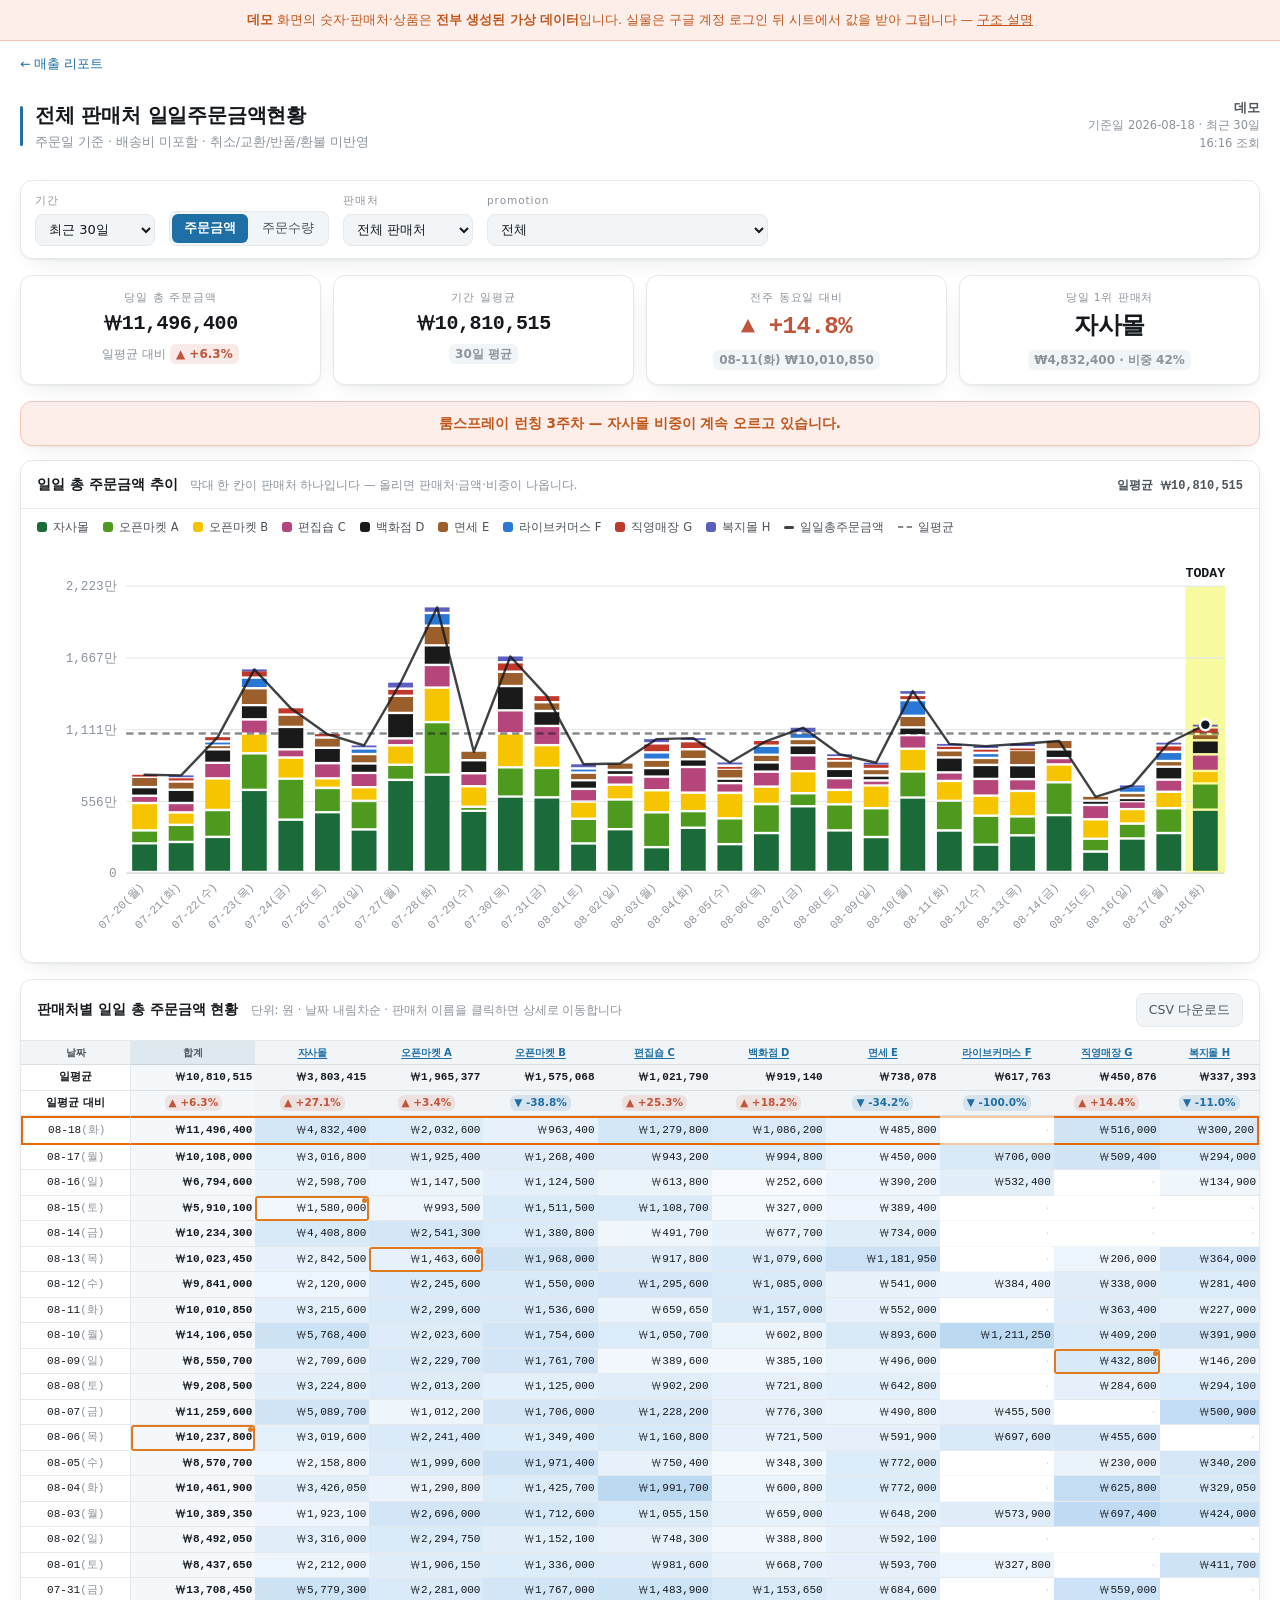
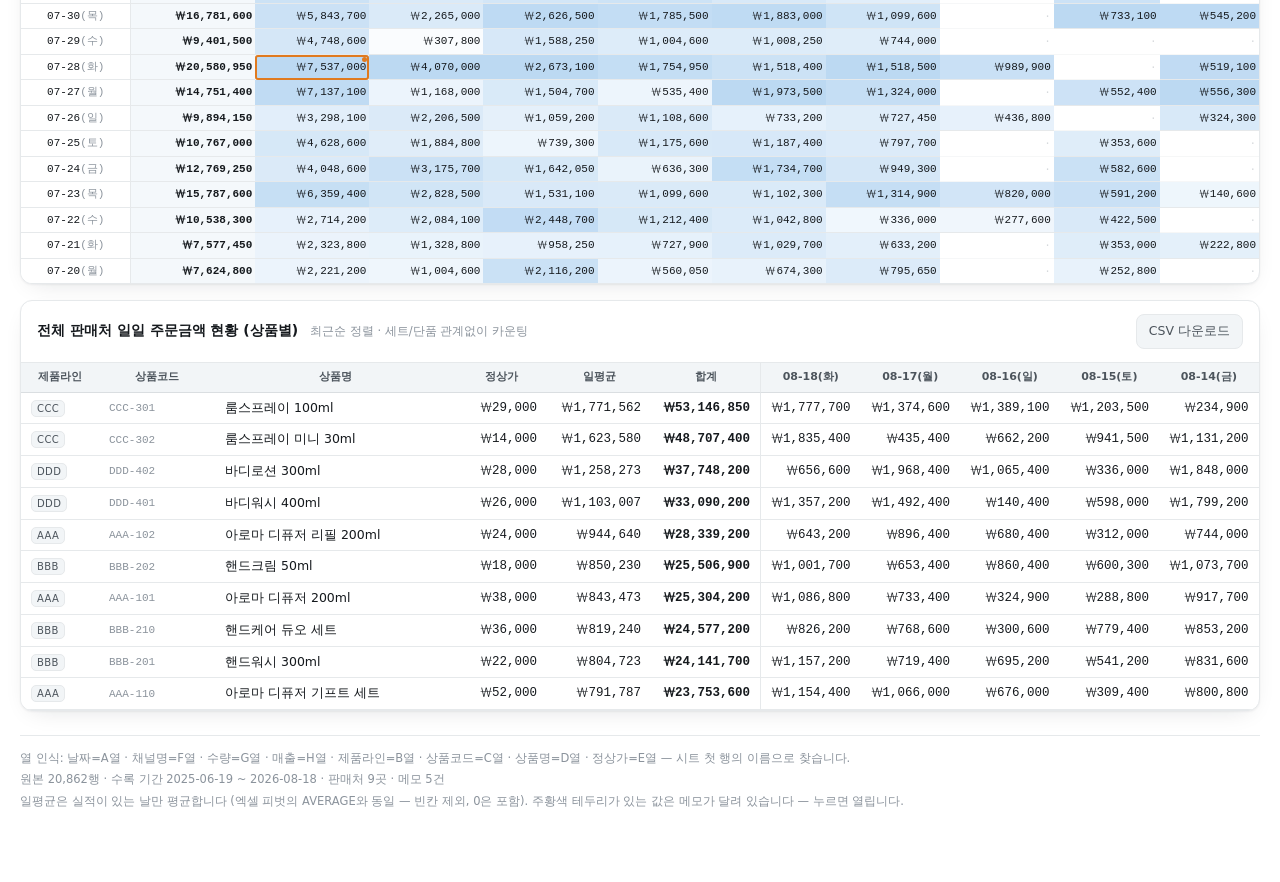
<file: daily/index.html>
<!DOCTYPE html>
<html lang="ko">
<head>
<meta charset="UTF-8">
<meta name="viewport" content="width=device-width, initial-scale=1">
<title>일일 매출 대시보드 — 데모</title>
<!-- 분석 전용 SDK. 프로젝트 키 로더(cdn.amplitude.com/script/<키>.js)는 원격 설정을 보고
     세션 리플레이를 스스로 붙이므로 쓰지 않습니다 — 공개 데모 방문자를 녹화하지 않기 위해. -->
<script src="https://cdn.amplitude.com/libs/analytics-browser-2.42.4-min.js.gz"
        integrity="sha384-lKBFu+lrE+l3rHaNqttqd3e3ga1kwCKyeO1JiVVq2NlrrkHTdt8SobN3bqqLSKSw"
        crossorigin="anonymous"></script>
<script>
  window.amplitude.init('8dab0aad4ec8f11bcbf079ea4565fcca', {
    serverZone: 'US',
    autocapture: true,
  });
</script>
<script src="demo-data.js"></script>
<style>
  /* ── 토큰 : monthly/mileage.html과 동일 체계 ─────────────── */
  :root {
    color-scheme: light;
    --plane:        #ffffff;
    --surface:      #ffffff;
    --surface-2:    #f2f5f7;
    --ink:          #15191d;
    --ink-2:        #4c545c;
    --ink-muted:    #8b939c;
    --hairline:     #e6e9eb;
    --border:       rgba(15,23,32,0.10);
    --accent:       #1d6fa5;
    --accent-soft:  #e8f1fa;
    --good:         #0ca30c;
    --serious:      #c1543a;
    --up:           #c1543a;   /* 국내 관행 : 상승 적색 */
    --down:         #1d6fa5;   /*            하락 청색 */
    --neg:          #c1543a;   /* 마이너스 금액 */
    --memo:         #e07a1f;   /* 메모 표시 주황 */
    --noteflo-bg:   #fdeeea;   /* 한 줄 코멘트 : 연한 붉은 배경 */
    --noteflo-bd:   #f3c6ba;
    --noteflo-ink:  #c0561a;   /* 진한 주황 */
    --today-hl:     #f2f542;   /* TODAY 형광 노랑 */
    /* 하이라이트 농도. 다크에서는 밴드가 안쪽 막대 색을 덮어 판매처 구분이
       흐려지므로 더 묽게 깝니다. */
    --today-hl-op:  .5;
    --today-bd:     #e8690b;   /* 당일 행 테두리 : 메모 주황보다 한 톤 진하게 */
    /* 열별 색 스케일의 가장 진한 단계. 농도는 알파로만 조절해
       글자가 흰색으로 바뀔 만큼 어두워지지 않습니다. */
    --scale-rgb:    122, 179, 230;
    /* 판매처 색 — 설정 탭의 판매처 순서와 1:1 고정입니다 (첫 줄이 c1).
       앞 몇 자리는 지정 브랜드 색이고, 인접 구간이 색각 이상에서 구분되도록
       명도 계단으로 배치했습니다. 순서를 바꾸면 이 검증이 깨집니다. */
    --c1:#1B6B3A;   /* 진한 초록 */
    --c2:#4E9A1F;   /* 연두 */
    --c3:#F7C500;   /* 노랑 */
    --c4:#B5457B;
    --c5:#1A1A1A;   /* 검정 */
    --c6:#9A5F2B;
    --c7:#2A78D6;
    --c8:#C0392B;
    --c9:#5C5FBF;
    --c10:#DE5F2A;
    --c11:#008B7A;
    --c12:#7B3FA0;
    --c13:#0288A7;
    --c14:#6D7C1F;
    --c15:#D14A8F;
    --c-other:#8b939c;   /* 설정에 없는 판매처 */
    --shadow: 0 1px 2px rgba(15,23,32,.05), 0 8px 24px -12px rgba(15,23,32,.16);
  }
  @media (prefers-color-scheme: dark) {
    :root:where(:not([data-theme="light"])) {
      color-scheme: dark;
      --plane:#14171a; --surface:#1c2024; --surface-2:#23282d;
      --ink:#f2f4f6; --ink-2:#c1c8ce; --ink-muted:#8b939c;
      --hairline:#2c3237; --border:rgba(255,255,255,0.10);
      --accent:#3e8cc4; --accent-soft:#1c2a3d;
      --good:#0ca30c; --serious:#c96a50;
      --up:#c96a50; --down:#3e8cc4; --neg:#e8877a; --memo:#f0a04b;
      --noteflo-bg:#3b211b; --noteflo-bd:#5d3529; --noteflo-ink:#f0a86b;
      --today-hl:#d8dc22; --today-hl-op:.26; --scale-rgb:122, 179, 230; --today-bd:#ff9d4d;
      /* c5 의 검정은 어두운 배경에서 묻히므로 흰색으로 반전됩니다 */
      --c1:#0C7B46;  --c2:#5CA51E;  --c3:#E8B900;  --c4:#D46A9C;  --c5:#D8D8D8;
      --c6:#B7823F;  --c7:#3987E5;  --c8:#E06A5A;  --c9:#8286E0;  --c10:#D66E45;
      --c11:#26A69A; --c12:#8B5BB5; --c13:#3AA8C4; --c14:#8A9930; --c15:#DA649F;
      --c-other:#8b939c;
      --shadow: 0 1px 2px rgba(0,0,0,.4), 0 8px 24px -12px rgba(0,0,0,.6);
    }
  }
  :root[data-theme="dark"] {
    color-scheme: dark;
    --plane:#14171a; --surface:#1c2024; --surface-2:#23282d;
    --ink:#f2f4f6; --ink-2:#c1c8ce; --ink-muted:#8b939c;
    --hairline:#2c3237; --border:rgba(255,255,255,0.10);
    --accent:#3e8cc4; --accent-soft:#1c2a3d;
    --good:#0ca30c; --serious:#c96a50;
    --up:#c96a50; --down:#3e8cc4; --neg:#e8877a; --memo:#f0a04b;
    --noteflo-bg:#3b211b; --noteflo-bd:#5d3529; --noteflo-ink:#f0a86b;
    --today-hl:#d8dc22; --today-hl-op:.26; --scale-rgb:122, 179, 230; --today-bd:#ff9d4d;
    --c1:#0C7B46;  --c2:#5CA51E;  --c3:#E8B900;  --c4:#D46A9C;  --c5:#D8D8D8;
    --c6:#B7823F;  --c7:#3987E5;  --c8:#E06A5A;  --c9:#8286E0;  --c10:#D66E45;
    --c11:#26A69A; --c12:#8B5BB5; --c13:#3AA8C4; --c14:#8A9930; --c15:#DA649F;
    --c-other:#8b939c;
    --shadow: 0 1px 2px rgba(0,0,0,.4), 0 8px 24px -12px rgba(0,0,0,.6);
  }

  * { box-sizing: border-box; }
  html, body { margin: 0; padding: 0; }
  body {
    background: var(--plane); color: var(--ink);
    font-family: -apple-system, BlinkMacSystemFont, "Segoe UI", "Malgun Gothic",
                 "맑은 고딕", "Apple SD Gothic Neo", system-ui, sans-serif;
    font-size: 14px; line-height: 1.5; -webkit-font-smoothing: antialiased;
  }
  .num { font-family: ui-monospace, "Cascadia Mono", "SF Mono", Consolas, monospace;
         font-variant-numeric: tabular-nums; }
  .neg { color: var(--neg); }

  /* ── 로그인 게이트 ──────────────────────────────────────── */
  .gate { min-height: 100vh; display: grid; place-items: center; padding: 24px; }
  .gate-card { width: min(420px, 100%); background: var(--surface);
               border: 1px solid var(--hairline); border-radius: 14px;
               padding: 32px 28px; box-shadow: var(--shadow); text-align: center; }
  .gate-card .mark { width: 3px; height: 34px; background: var(--accent);
                     border-radius: 2px; margin: 0 auto 16px; }
  .gate-card h1 { margin: 0 0 6px; font-size: 18px; font-weight: 650; }
  .gate-card p { margin: 0 0 22px; color: var(--ink-muted); font-size: 13px; }
  #gsiButton { display: flex; justify-content: center; min-height: 44px; }
  .gate-msg { margin-top: 16px; font-size: 12.5px; color: var(--serious); min-height: 18px; }
  .gate-foot { margin-top: 22px; padding-top: 16px; border-top: 1px solid var(--hairline);
               font-size: 11.5px; color: var(--ink-muted); line-height: 1.6; }

  .app { display: none; }
  .app { display: block; }
  .demo-note { background: var(--noteflo-bg); color: var(--noteflo-ink);
               border-bottom: 1px solid var(--noteflo-bd);
               padding: 10px 16px; font-size: 12.5px; line-height: 1.6;
               text-align: center; }
  .demo-note strong { font-weight: 700; }
  .demo-note a { color: inherit; }
  /* 허브로 돌아가는 줄 — 프로모션 리뷰 링크로 바로 들어온 사람은
     뒤로가기 말고는 나머지 리포트를 찾을 길이 없습니다. */
  .demo-home { max-width: 1560px; margin: 0 auto;
               padding: 14px 20px 0; font-size: 12.5px; }
  .demo-home a { color: var(--accent); text-decoration: none; }
  .demo-home a:hover { text-decoration: underline; }

  .wrap { max-width: 1560px; margin: 0 auto; padding: 24px 20px 72px; }

  /* ── 헤더 ───────────────────────────────────────────────── */
  header.top { display: flex; flex-wrap: wrap; align-items: flex-end;
               justify-content: space-between; gap: 14px; margin-bottom: 18px; }
  .brand { display: flex; align-items: center; gap: 12px; }
  .brand .mark { width: 3px; height: 40px; background: var(--accent); border-radius: 2px; }
  h1.title { margin: 0; font-size: 20px; font-weight: 650; letter-spacing: -.01em; }
  .crumb { margin: 3px 0 0; font-size: 12.5px; color: var(--ink-muted); }
  .crumb a { color: var(--accent); text-decoration: none; }
  .crumb a:hover { text-decoration: underline; }
  .who { text-align: right; font-size: 11.5px; color: var(--ink-muted); }
  .who strong { display: block; font-size: 13px; color: var(--ink-2); font-weight: 600; }
  /* 관리자 화면 ↔ 일반 화면 전환. 관리자에게만 보입니다. */
  #viewToggle { display: none; font: inherit; font-size: 11px; cursor: pointer;
                margin-top: 4px; padding: 2px 9px; border-radius: 999px;
                border: 1px solid var(--hairline); background: var(--surface-2);
                color: var(--ink-muted); }
  #viewToggle:hover { border-color: var(--accent); color: var(--accent); }
  html.can-admin #viewToggle { display: inline-block; }
  /* 일반 화면을 미리 보는 중 — 지금 내 화면이 아니라는 걸 또렷이 표시합니다 */
  html.can-admin:not(.is-admin) #viewToggle {
    color: var(--memo); font-weight: 700;
    background: color-mix(in srgb, var(--memo) 14%, transparent);
    border-color: color-mix(in srgb, var(--memo) 40%, transparent); }
  html.can-admin:not(.is-admin) #viewToggle:hover { color: var(--memo); }

  /* ── 컨트롤 : 스크롤해도 상단에 붙어 있습니다 ─────────────── */
  .controls-dock { position: sticky; top: 0; z-index: 60;
                   background: var(--plane); padding: 10px 0 6px; margin-bottom: 10px; }
  .controls { display: flex; flex-wrap: wrap; gap: 10px 14px; align-items: flex-end;
              background: var(--surface); border: 1px solid var(--hairline);
              border-radius: 12px; padding: 12px 14px; box-shadow: var(--shadow); }
  .field { display: flex; flex-direction: column; gap: 5px; }
  .field > span { font-size: 10.5px; letter-spacing: .09em; color: var(--ink-muted); }
  select { font: inherit; font-size: 13px; color: var(--ink); background: var(--surface-2);
           border: 1px solid var(--hairline); border-radius: 8px; padding: 6px 9px; min-height: 32px; }
  select:focus-visible, button:focus-visible, a:focus-visible, td:focus-visible {
    outline: 2px solid var(--accent); outline-offset: 2px; }
  .seg { display: inline-flex; background: var(--surface-2); border: 1px solid var(--hairline);
         border-radius: 8px; padding: 2px; gap: 2px; }
  .seg button { font: inherit; font-size: 12.5px; border: 0; background: transparent;
                color: var(--ink-2); padding: 5px 12px; border-radius: 6px; cursor: pointer; }
  .seg button[aria-pressed="true"] { background: var(--accent); color: #fff; font-weight: 600; }
  .seg .short { display: none; }
  .ghost { font: inherit; font-size: 12.5px; background: var(--surface-2); color: var(--ink-2);
           border: 1px solid var(--hairline); border-radius: 8px; padding: 7px 12px; cursor: pointer; }
  .ghost:hover { border-color: var(--accent); color: var(--accent); }
  .spacer { flex: 1 1 auto; }
  /* 다시 불러오기는 원본을 올리는 담당자에게만 보이면 됩니다.
     다른 분들은 새로고침(F5)으로 같은 결과를 얻습니다. */
  #reload { display: none; }
  html.is-admin #reload { display: inline-flex; align-items: center; }
  #reload .icon { display: none; }
  .who #whoFetched { display: block; }

  /* ── 한 줄 코멘트 : 첫 카드 위에 떠 있습니다 ────────────── */
  .noteflo { position: sticky; top: 74px; z-index: 40; margin-bottom: 14px;
             background: var(--noteflo-bg); border: 1px solid var(--noteflo-bd);
             border-radius: 12px; padding: 11px 16px; text-align: center;
             color: var(--noteflo-ink); font-weight: 700; font-size: 13.5px;
             line-height: 1.5; box-shadow: var(--shadow); white-space: pre-wrap; }
  .noteflo[hidden] { display: none; }
  /* 시트에서 넣으신 굵게·밑줄이 그대로 옵니다 — 띠 자체가 이미 굵은 글씨라
     굵게는 한 단계 더 진하게, 밑줄은 글자와 떨어뜨려 둡니다 */
  .noteflo b { font-weight: 800; }
  .noteflo u { text-underline-offset: 3px; }

  /* ── KPI ────────────────────────────────────────────────── */
  .kpis { display: grid; grid-template-columns: repeat(auto-fit, minmax(206px, 1fr));
          gap: 12px; margin-bottom: 16px; }
  .kpi { background: var(--surface); border: 1px solid var(--hairline); border-radius: 12px;
         padding: 14px 16px; box-shadow: var(--shadow); text-align: center; }
  .kpi .k { font-size: 10.5px; letter-spacing: .09em; color: var(--ink-muted); }
  .kpi .v { font-size: 24px; font-weight: 620; margin-top: 4px; letter-spacing: -.02em; }
  .kpi .v.long { font-size: 20px; }
  .kpi .v small { font-size: 14px; font-weight: 500; color: var(--ink-2); margin-left: 2px; }
  .kpi .d { font-size: 12px; margin-top: 5px; color: var(--ink-muted); }
  .chip { display: inline-flex; align-items: center; gap: 3px; font-weight: 620;
          font-size: 12px; padding: 1px 6px; border-radius: 6px; }
  .chip.up   { color: var(--up);   background: color-mix(in srgb, var(--up) 12%, transparent); }
  .chip.down { color: var(--down); background: color-mix(in srgb, var(--down) 12%, transparent); }
  .chip.flat { color: var(--ink-muted); background: var(--surface-2); }

  /* 누적 실적 — promotion 을 골랐을 때만 */
  .promosum { display: grid; grid-template-columns: repeat(auto-fit, minmax(108px, 1fr));
              gap: 8px; margin-bottom: 14px; }
  .promosum[hidden] { display: none; }
  .promosum .s { background: var(--surface); border: 1px solid var(--hairline);
                 border-radius: 10px; padding: 9px 11px; text-align: center;
                 box-shadow: var(--shadow); }
  .promosum .s .k { font-size: 9.5px; letter-spacing: .05em; color: var(--ink-muted); }
  .promosum .s .v { font-size: 16px; font-weight: 650; margin-top: 2px; }
  .promosum .s .v small { font-size: 11px; font-weight: 500; color: var(--ink-2); }

  /* ── 탭 : 판매 현황 / 프로모션 리뷰 ─────────────────────── */
  /* 컨트롤바와 함께 상단에 붙습니다 — dock 안에 있어 같이 따라옵니다 */
  .tabs { display: flex; align-items: center; gap: 2px; margin: 10px 0 0;
          border-bottom: 1px solid var(--hairline); }
  .tabs button { font: inherit; font-size: 13px; font-weight: 600; color: var(--ink-muted);
                 background: transparent; border: 0; border-bottom: 2px solid transparent;
                 margin-bottom: -1px; padding: 9px 14px; border-radius: 7px 7px 0 0; cursor: pointer; }
  .tabs button:hover:not([disabled]) { color: var(--ink-2); background: var(--surface-2); }
  .tabs button[aria-selected="true"] { color: var(--accent); border-bottom-color: var(--accent); }
  .tabs[hidden] { display: none; }

  /* ── 프로모션 리뷰 ──────────────────────────────────────── */
  /* 리뷰 카드의 글자 단계 — 카드마다 다르면 안 됩니다
       표 머리(프로모션 이름) 12 / 650 · 그 아래 기간 10.5 / 500
       표 머리(열 이름)       10.5 / 600
       항목 이름              12.5 / 400 · 하위 항목 12 / 400
       값                     12.5 / 400 — 기본은 보통 굵기입니다
       구분 띠(head·chline)   12.5 / 620 + 옅은 바탕
       비율 줄(em)            12.5 / 620
       각주                   11.5 / 400
     굵게는 '이 줄은 다르다'는 표시로만 씁니다 — 값까지 굵히면 표 전체가 굵어 보여
     정작 봐야 할 줄이 묻힙니다. */

  /* 개요 : 다른 카드와 같은 표입니다 — 항목 이름 칸이 왼쪽에 붙고 가로로 흐릅니다 */
  #rvOverview td.v { white-space: normal; word-break: keep-all; min-width: 220px; }

  /* 리뷰 표 : 항목 이름은 우측, 값은 좌측 — 기존 시트 리뷰와 같은 배치 */
  table.rv { width: 100%; min-width: 0; }
  table.rv thead th { font-size: 10.5px; }
  table.rv th.k, table.rv td.k { text-align: right; color: var(--ink-2); white-space: nowrap; }
  table.rv td.k { width: 210px; }
  table.rv tr.sub td.k { color: var(--ink-muted); font-size: 12px; }
  table.rv tr.head td { background: var(--surface-2); font-weight: 620; }
  table.rv td.v { text-align: left; }
  table.rv td.d { text-align: center; width: 132px; font-size: 12px; }
  .na { color: var(--ink-muted); font-weight: 400; }

  /* 발신 성과 : 지표가 행, 발신이 열.
     탭이 둘(전부 나열 #rvSend · 프로모션별 합계 #rvSendSum)이라 두 표에 함께 겁니다 —
     한쪽에만 걸면 탭을 옮길 때 같은 카드가 달라 보입니다 */
  #rvSend td.k, #rvSendSum td.k { width: 150px; }
  #rvSend td.s, #rvSendSum td.s { text-align: center; }
  #rvSend tr.chline td,
  #rvSendSum tr.chline td { background: var(--surface-2); font-weight: 620; }

  /* 카드 머리에 붙는 보기 전환 — 상단 고정줄의 것보다 한 치수 작게 */
  .rv-seg button { font-size: 11.5px; padding: 4px 10px; }
  .rv-note { font-size: 11.5px; color: var(--ink-muted); line-height: 1.7;
             padding: 11px 16px 14px; border-top: 1px solid var(--hairline); }
  /* 어느 시트로 계산했는지 — 리뷰 맨 위에 항상 띄웁니다 */
  .rv-src { display: flex; flex-wrap: wrap; align-items: center; gap: 7px 12px;
            background: var(--surface); border: 1px solid var(--hairline);
            border-radius: 12px; padding: 10px 14px; margin-bottom: 14px;
            font-size: 12px; color: var(--ink-muted); box-shadow: var(--shadow); }
  .pill { display: inline-block; font-size: 11px; font-weight: 700;
          padding: 2px 9px; border-radius: 999px; white-space: nowrap; }
  .pill.final { color: var(--good); background: color-mix(in srgb, var(--good) 13%, transparent); }
  .pill.prov  { color: var(--memo); background: color-mix(in srgb, var(--memo) 15%, transparent); }
  .rv-src .sp { flex: 1 1 auto; }

  /* 리뷰 맨 위 줄 — 건수와 CSV 버튼 */
  .rv-top { display: flex; align-items: center; gap: 10px; margin-bottom: 4px;
            font-size: 12.5px; color: var(--ink-muted); }
  .rv-top .sp { flex: 1 1 auto; }

  /* 프로모션마다 상세가 이어집니다 */
  .rv-sec { margin-top: 30px; scroll-margin-top: 96px; }
  .rv-h { display: flex; flex-wrap: wrap; align-items: baseline; gap: 6px 10px;
          margin: 0 0 12px; padding-bottom: 8px; border-bottom: 2px solid var(--accent);
          font-size: 15px; font-weight: 660; letter-spacing: -.01em; }
  .rv-h .when { font-size: 12px; font-weight: 500; color: var(--ink-muted); }
  .rv-h .sp { flex: 1 1 auto; }
  .rv-more { margin-top: 26px; text-align: center; font-size: 12.5px; color: var(--ink-muted); }

  /* 프로모션 비교 — 지표가 행, 프로모션이 열. 이 프로모션 칸(.g)을 옅게 깔아 둡니다 */
  /* 발신 성과 — 특정 채널 열은 옅은 노랑으로 갈라 둡니다. 두 테마 모두 같은 색이라
     글자색도 함께 고정해야 어두운 테마에서 읽힙니다. */
  /* 발신채널 줄은 tr.chline 바탕색이 깔려 있어, 그보다 뒤에 같은 무게로 적어야 이깁니다 */
  #rvSend tr td.kko,
  #rvSendSum tr td.kko { background: #fff2cc; color: #15191d; }
  #rvSend tr.em td, #rvSendSum tr.em td { font-weight: 620; }
  /* 병합된 칸은 가운데로 — 두 열에 걸쳐 있어 왼쪽에 붙으면 어디 것인지 헷갈립니다 */
  #rvSend td[colspan], #rvSendSum td[colspan] { text-align: center; }
  /* 구매조합 — 조합 이름은 여러 줄이라 왼쪽에 붙이고 줄바꿈을 허용합니다 */
  table.rv.cmb td.cb, table.rv.cmb th.cb { text-align: left; white-space: normal;
                                           width: auto; line-height: 1.55; }
  table.rv.cmb td.rk, table.rv.cmb th.rk { width: 54px; text-align: center;
                                           color: var(--ink-muted); }
  table.rv.cmb td.gb, table.rv.cmb th.gb { width: 76px; text-align: center; }
  table.rv.cmb td.c { text-align: center; width: 110px; }
  table.rv.cmb th.c { text-align: center; width: 110px; }
  /* 프로모션 비교 — 카드마다 열이 하나씩 붙습니다. 이 프로모션 칸(.g)을 옅게 깔아 둡니다 */
  table.rv td.g, table.rv th.g { background: var(--surface-2); }
  table.rv thead th.c { text-align: center; padding: 7px 10px; }
  /* 프로모션 이름은 열 이름이 아니라 '누구 칸인지' 라 한 단계 크게 둡니다 */
  table.rv thead th.nm { font-size: 12px; font-weight: 650; }
  table.rv thead th .when { display: block; margin-top: 2px; font-size: 10.5px;
                            font-weight: 500; color: var(--ink-muted); white-space: nowrap; }
  table.rv thead th .pill { padding: 0 6px; font-size: 10px; }
  /* 표가 가로로 넘칠 때 항목 이름 칸은 왼쪽에 붙여 둡니다 — 옆으로 밀어도
     무슨 줄인지 보여야 합니다. 뒤 칸이 비쳐 보이지 않게 바탕을 깔아 둡니다.
     판매처·상품 표에서 이미 쓰고 있는 방식과 같습니다. */
  table.rv td.k { position: sticky; left: 0; z-index: 2; background: var(--surface); }
  table.rv th.k { position: sticky; left: 0; z-index: 3; background: var(--surface-2); }
  table.rv tr.head td.k, table.rv tr.chline td.k { background: var(--surface-2); }
  /* 프로모션이 갈리는 자리에 세로선 — 남의 발신과 붙어 보이면 안 됩니다 */
  table.rv td.grp { border-left: 2px solid var(--border); }
  table.rv thead th.c + th.c { border-left: 2px solid var(--border); }
  /* 비교가 붙으면 값 칸을 가운데로 세웁니다 — 두 프로모션을 눈으로 맞대 보는 표라서요 */
  table.rv td.g ~ td, table.rv td.g { text-align: center; }
  .rv-src .cmp-tag { border: 1px solid var(--hairline); border-radius: 999px;
                     padding: 1px 9px; font-size: 11px; }
  /* 구매조합 : 조합 이름이 프로모션마다 달라 표를 위아래로 둡니다 */
  .combo-one + .combo-one { border-top: 1px solid var(--hairline); }
  .combo-h { padding: 9px 16px 7px; font-size: 12px; font-weight: 650; color: var(--ink-2);
             background: var(--surface-2); }
  .combo-one .rv-empty { margin: 14px 16px; }
  /* 프로모션 전체에 달린 메모 — 기준 띠 바로 아래 */
  .rv-memo { background: color-mix(in srgb, var(--memo) 7%, transparent);
             border: 1px solid color-mix(in srgb, var(--memo) 35%, transparent);
             border-left-width: 4px; border-radius: 10px; padding: 10px 14px;
             font-size: 12.5px; line-height: 1.7; margin-bottom: 14px; color: var(--ink-2); }
  .rv-memo .mp-t + .mp-t { margin-top: 7px; padding-top: 7px;
                           border-top: 1px dashed var(--hairline); }
  /* 시트에서 넣으신 굵게·밑줄이 그대로 옵니다 */
  .rv-memo b, .memopop b { font-weight: 700; color: var(--ink); }
  .rv-memo u, .memopop u { text-underline-offset: 3px; }
  .mp-t .who { display: block; margin-top: 3px; font-size: 10.5px; color: var(--ink-muted); }
  .rv-warn { background: color-mix(in srgb, var(--serious) 8%, transparent);
             border: 1px solid color-mix(in srgb, var(--serious) 30%, transparent);
             color: var(--serious); border-radius: 10px; padding: 10px 14px;
             font-size: 12.5px; line-height: 1.65; margin-bottom: 14px; }
  .rv-empty { background: var(--surface); border: 1px dashed var(--hairline);
              border-radius: 12px; padding: 26px 20px; text-align: center;
              color: var(--ink-muted); font-size: 13px; line-height: 1.7; }
  .rv-empty b { display: block; color: var(--ink-2); font-size: 14px; margin-bottom: 6px; }

  /* 판매처 × 상품 × 날짜 : 좌측 4열 고정 */
  #x .x1, #x .x2, #x .x3, #x .x4 { position: sticky; z-index: 2; background: var(--surface); }
  #x thead .x1, #x thead .x2, #x thead .x3, #x thead .x4 { z-index: 7; background: var(--surface-2); }
  #x .x1 { left: 0;    min-width: 76px; max-width: 76px; }
  #x .x2 { left: 76px; }                    /* 상품명은 잘리지 않게 내용만큼 */
  #x .x3 { min-width: 96px; }
  #x .x4 { min-width: 90px; border-right: 1px solid var(--hairline); }
  #x tr.chrow td { background: var(--surface-2); font-weight: 700;
                   border-top: 1px solid var(--border); }
  #x tr.chrow .x1, #x tr.chrow .x2, #x tr.chrow .x3, #x tr.chrow .x4 { background: var(--surface-2); }
  #x .dot { display: inline-block; width: 8px; height: 8px; border-radius: 2px; margin-right: 5px; }
  #x .pcode { font-size: 9.5px; color: var(--ink-muted); margin-left: 4px; }
  #x tr.total td { background: var(--surface-2); font-weight: 700;
                   border-top: 1px solid var(--border); }

  /* ── 카드 ───────────────────────────────────────────────── */
  .card { background: var(--surface); border: 1px solid var(--hairline); border-radius: 12px;
          box-shadow: var(--shadow); margin-bottom: 16px; overflow: hidden; }
  .card > .head { display: flex; flex-wrap: wrap; align-items: baseline; gap: 8px 12px;
                  padding: 13px 16px; border-bottom: 1px solid var(--hairline); }
  .card > .head h2 { margin: 0; font-size: 14px; font-weight: 640; }
  .card > .head .note { font-size: 11.5px; color: var(--ink-muted); }
  .card > .head .headavg { font-size: 12px; font-weight: 620; color: var(--ink-2);
                           text-align: right; margin-left: auto; }
  .card > .body { padding: 14px 16px; }
  .card > .body.flush { padding: 0; }

  /* ── 차트 ───────────────────────────────────────────────── */
  .chartbox { position: relative; }
  svg.chart { display: block; width: 100%; height: auto; }
  svg.chart .gridline { stroke: var(--hairline); stroke-width: 1; }
  svg.chart .axis { stroke: var(--border); stroke-width: 1; }
  svg.chart text { fill: var(--ink-muted); font-size: 10.5px;
                   font-family: ui-monospace, Consolas, monospace; }
  svg.chart text.lbl { font-family: inherit; }
  .tip { position: absolute; pointer-events: none; z-index: 5; opacity: 0;
         transform: translate(-50%, -100%); transition: opacity .1s;
         background: var(--ink); color: var(--plane); padding: 7px 10px;
         border-radius: 8px; font-size: 12px; white-space: nowrap; box-shadow: var(--shadow); }
  .tip .t-d { font-size: 10.5px; opacity: .72; }
  .tip .t-m { font-size: 11px; margin-top: 3px; max-width: 300px; white-space: normal;
              border-top: 1px solid rgba(255,255,255,.2); padding-top: 3px; }
  .tip .t-rows { margin-top: 5px; padding-top: 4px; font-size: 11px;
                 border-top: 1px solid rgba(255,255,255,.2); }
  .tip .t-rows div { display: grid; grid-template-columns: 9px 1fr auto 44px;
                     align-items: center; gap: 6px; line-height: 1.65; }
  .tip .t-rows i { width: 7px; height: 7px; border-radius: 2px; }
  .tip .t-rows b { font-weight: 600; }
  .tip .t-rows em { font-style: normal; opacity: .66; text-align: right; }
  .legend { display: flex; flex-wrap: wrap; gap: 4px 14px; padding: 10px 16px 0; }
  .legend span { display: inline-flex; align-items: center; gap: 6px; font-size: 11.5px; color: var(--ink-2); }
  .legend i { width: 10px; height: 10px; border-radius: 3px; display: inline-block; }
  .legend i.dash { height: 0; width: 14px; border-radius: 0;
                   border-top: 2px dashed var(--ink); opacity: .5; }

  /* ── 표 ─────────────────────────────────────────────────── */
  /* 세로는 내용만큼 늘어납니다. 가로만 필요할 때 스크롤됩니다. */
  .tablewrap { overflow-x: auto; overflow-y: visible; max-width: 100%;
               -webkit-overflow-scrolling: touch; }
  table { border-collapse: separate; border-spacing: 0; font-size: 12.5px;
          width: max-content; min-width: 100%; }
  th, td { padding: 6px 10px; white-space: nowrap; border-bottom: 1px solid var(--hairline); }
  /* 제목 열과 날짜 행은 가운데 정렬 */
  /* 층 순서 : 제목행(6·7) > 통계행(4·5) > 본문 고정열(2) */
  thead th { position: sticky; top: 0; z-index: 6; background: var(--surface-2);
             font-weight: 600; font-size: 11px; color: var(--ink-2); text-align: center;
             border-bottom: 1px solid var(--border); }
  tbody td { text-align: right; }
  td.l, th.l { text-align: left; }
  td.c, th.c { text-align: center; }
  th.chlink { cursor: pointer; }
  th.chlink span { color: var(--accent); text-decoration: underline;
                   text-underline-offset: 2px; text-decoration-thickness: 1px; }
  th.chlink:hover span { text-decoration-thickness: 2px; }

  /* 판매처 표는 PC에서 가로 스크롤 없이 화면 폭에 들어가야 합니다.
     열이 17개까지 늘어나므로 글자와 여백을 조여 폭을 맞춥니다. */
  /* PC에서 판매처 표는 폭이 맞으므로 스크롤 상자로 두지 않습니다.
     카드의 overflow:hidden 까지 풀어야 제목행·통계행이 화면 기준으로 고정됩니다.
     대신 맨 아랫줄 모서리를 직접 둥글게 해 카드 모양을 지킵니다. */
  #m1Card, #m1Card .tablewrap { overflow: visible; }
  #m1 tbody tr:last-child td { border-bottom: 0; }
  #m1 tbody tr:last-child td:first-child { border-bottom-left-radius: 11px; }
  #m1 tbody tr:last-child td:last-child { border-bottom-right-radius: 11px; }
  #m1 { width: 100%; min-width: 0; font-size: 11px; }
  #m1 th, #m1 td { padding: 4px 3px; }
  #m1 thead th { font-size: 10px; padding: 4px 2px; letter-spacing: -.01em; }
  #m1 .chip { font-size: 10.5px; padding: 0 4px; }
  #m1 .stick { position: sticky; left: 0; z-index: 2; background: var(--surface);
               border-right: 1px solid var(--hairline); min-width: 74px; }
  #m1 thead .stick { z-index: 7; background: var(--surface-2); }
  #m1 .totcol { font-weight: 620; background: color-mix(in srgb, var(--accent) 5%, var(--surface)); }
  #m1 thead .totcol { background: color-mix(in srgb, var(--accent) 10%, var(--surface-2)); }

  /* 상품 매트릭스 : 좌측 6열 고정 (제품라인·상품코드·상품명·정상가·일평균·합계) */
  #m2 .p1, #m2 .p2, #m2 .p3, #m2 .p4, #m2 .p5, #m2 .p6 {
    position: sticky; z-index: 2; background: var(--surface); }
  #m2 thead .p1, #m2 thead .p2, #m2 thead .p3,
  #m2 thead .p4, #m2 thead .p5, #m2 thead .p6 {
    z-index: 7; background: var(--surface-2); }
  #m2 .p1 { left: 0;     min-width:  78px; max-width:  78px; }
  #m2 .p2 { left: 78px;  min-width: 116px; max-width: 116px; }
  #m2 .p3 { left: 194px; min-width: 240px; max-width: 240px;
            overflow: hidden; text-overflow: ellipsis; }
  #m2 .p4 { left: 434px; min-width:  92px; max-width:  92px; }
  #m2 .p5 { left: 526px; min-width: 104px; max-width: 104px; }
  #m2 .p6 { left: 630px; min-width: 110px; max-width: 110px;
            border-right: 1px solid var(--hairline); }

  /* 호버 : 반투명 덮개. 인라인 배경(색 스케일) 위에 얹혀 색이 비쳐 보입니다. */
  tbody tr:hover td { box-shadow: inset 0 0 0 9999px color-mix(in srgb, var(--accent) 10%, transparent); }
  td.zero { color: var(--ink-muted); opacity: .35; }
  tr.stat td { background: var(--surface-2); font-weight: 620; }
  tr.stat.top td { border-bottom: 1px solid var(--border); }
  tr.stat.bottom td { border-top: 1px solid var(--border); }
  /* 당일 강조는 배경을 덮지 않고 행 전체를 감싸는 테두리로 표시합니다.
     셀마다 위·아래를, 양 끝 셀에만 좌·우를 그려 한 줄을 두르는 사각형이 됩니다. */
  #m1 tbody tr.today td {
    border-top: 2px solid var(--today-bd);
    border-bottom: 2px solid var(--today-bd);
  }
  #m1 tbody tr.today td:first-child { border-left: 2px solid var(--today-bd); }
  #m1 tbody tr.today td:last-child  { border-right: 2px solid var(--today-bd); }
  .code { font-size: 11px; color: var(--ink-muted); }
  .line-tag { display: inline-block; font-size: 10px; letter-spacing: .04em; color: var(--ink-2);
              background: var(--surface-2); border: 1px solid var(--hairline);
              border-radius: 5px; padding: 0 5px; }

  /* 메모가 달린 값 — 주황 굵은 테두리, 누르면 내용이 열립니다 */
  /* 메모 링은 outline 으로 그립니다 — box-shadow 는 호버 덮개가 쓰고 있어서요 */
  td.hasmemo, th.hasmemo { position: relative; cursor: pointer; border-radius: 3px;
                           outline: 2px solid var(--memo); outline-offset: -2px; }
  td.hasmemo::after, th.hasmemo::after {
    content: ''; position: absolute; top: 2px; right: 2px;
    width: 5px; height: 5px; border-radius: 50%; background: var(--memo); }
  td.hasmemo.open, th.hasmemo.open { outline-width: 3px; }
  /* 코드가 만든 메모 — 특이사항이 아니라 참고 값이라 테두리 없이 점선 밑줄만 둡니다 */
  td.hasmemo.auto, th.hasmemo.auto { outline: 0;
    text-decoration: underline dotted var(--ink-muted); text-underline-offset: 4px; }
  td.hasmemo.auto::after, th.hasmemo.auto::after { display: none; }
  td.hasmemo.auto.open, th.hasmemo.auto.open { outline: 2px solid var(--memo); }

  .memopop { position: fixed; z-index: 200; max-width: min(340px, 88vw);
             background: var(--surface); color: var(--ink);
             border: 1px solid var(--memo); border-left-width: 4px; border-radius: 10px;
             padding: 11px 13px; box-shadow: 0 8px 28px -8px rgba(0,0,0,.35);
             font-size: 12.5px; line-height: 1.55; }
  .memopop .mp-h { font-size: 10.5px; letter-spacing: .05em; color: var(--memo);
                   font-weight: 700; margin-bottom: 5px; }
  .memopop .mp-t { white-space: pre-wrap; color: var(--ink-2); }
  /* 코드가 만든 메모 안의 항목 이름 — 값(색깔 붙은 증감)보다 옅게 둡니다 */
  .memopop .mp-l { color: var(--ink-muted); }
  .memopop .mp-t + .mp-t { margin-top: 7px; padding-top: 7px;
                           border-top: 1px solid var(--hairline); }

  .status { display: flex; align-items: center; gap: 10px; padding: 40px 16px;
            justify-content: center; color: var(--ink-muted); font-size: 13px; }
  .spinner { width: 16px; height: 16px; border: 2px solid var(--hairline);
             border-top-color: var(--accent); border-radius: 50%; animation: spin .8s linear infinite; }
  @keyframes spin { to { transform: rotate(360deg); } }
  .errbox { background: color-mix(in srgb, var(--serious) 8%, transparent);
            border: 1px solid color-mix(in srgb, var(--serious) 32%, transparent);
            color: var(--serious); border-radius: 10px; padding: 14px 16px;
            font-size: 13px; margin-bottom: 16px; }
  .errbox b { display: block; margin-bottom: 4px; }
  .errbox details { margin-top: 8px; }
  .errbox summary { cursor: pointer; font-size: 12px; opacity: .8; }
  .errbox code { display: block; margin-top: 6px; padding: 8px 10px; border-radius: 6px;
                 background: var(--surface-2); color: var(--ink-2); font-size: 11.5px;
                 line-height: 1.5; white-space: pre-wrap; word-break: break-word;
                 font-family: ui-monospace, Consolas, monospace; }
  .errbox #retry { margin-top: 10px; }

  footer { margin-top: 24px; padding-top: 14px; border-top: 1px solid var(--hairline);
           color: var(--ink-muted); font-size: 11.5px; display: grid; gap: 4px; }

  @media (prefers-reduced-motion: reduce) { * { transition: none !important; animation: none !important; } }
  @media print { .controls-dock, .ghost, .who { display: none; }
                 .tablewrap { max-height: none; overflow: visible; }
                 .card { break-inside: avoid; box-shadow: none; } }

  @media (max-width: 640px) {
    .wrap { padding: 16px 12px 56px; }
    /* KPI는 두 개씩 */
    .kpis { grid-template-columns: repeat(2, minmax(0, 1fr)); gap: 10px; }
    .kpi { padding: 12px 13px; }
    .kpi .v { font-size: 18px; }
    .kpi .v.long { font-size: 15px; }
    .kpi .v small { font-size: 12px; }
    .kpi .k { font-size: 10px; letter-spacing: .04em; }
    .kpi .d, .chip { font-size: 11px; }

    /* 고정바를 한 줄에 담습니다 : 라벨 숨김, 지표는 짧은 문구, 새로고침은 아이콘 */
    .controls-dock { padding: 6px 0 4px; margin-bottom: 8px; }
    .controls { flex-wrap: nowrap; gap: 6px; padding: 7px 8px; align-items: center; }
    .field { flex: 1 1 auto; min-width: 0; }
    .field > span { display: none; }
    select { font-size: 12px; padding: 3px 4px; min-height: 30px; width: 100%; }
    .seg { flex: 0 0 auto; padding: 2px; }
    .seg button { font-size: 11.5px; padding: 4px 7px; }
    .seg .long { display: none; }
    .seg .short { display: inline; }
    .spacer { display: none; }
    /* 좁은 화면에서는 담당자에게도 숨깁니다 — 새로고침(F5)으로 대체되고,
       그 자리에 promotion 드롭다운이 들어가야 한 줄이 유지됩니다. */
    html.is-admin #reload { display: none; }
    .controls .field { flex: 1 1 0; min-width: 0; }
    select { text-overflow: ellipsis; }

    /* 범례와 CSV 버튼은 좁은 화면에서 자리만 차지합니다.
       다만 원본을 다루는 담당자는 휴대폰에서도 받아야 할 때가 있어 관리자에게만 남깁니다.
       is-admin 으로 걸었으므로 일반 화면 미리보기 중에는 함께 사라집니다. */
    .legend { display: none; }
    [data-csv] { display: none; }
    html.is-admin [data-csv] { display: inline-block; }

    table.rv td.k { max-width: 116px; white-space: normal; word-break: keep-all; }
    table.rv thead th.c { min-width: 118px; }
    .noteflo { font-size: 12.5px; padding: 9px 12px; margin-bottom: 10px; }
    .card > .head .headavg { font-size: 11px; }
    /* 좁은 화면에서는 판매처 표도 가로로 스크롤합니다 (행 고정은 이때 동작하지 않습니다) */
    #m1Card .tablewrap { overflow-x: auto; }
    #m1 { width: max-content; font-size: 11px; }
    #m1 th, #m1 td { padding: 5px 6px; }

    /* 상품 매트릭스는 고정열을 풀어야 좌우로 스크롤됩니다 */
    #m2 .p1, #m2 .p2, #m2 .p3, #m2 .p4, #m2 .p5, #m2 .p6 { position: static; }
    #x .x1, #x .x2, #x .x3, #x .x4 { position: static; }
    #x .x4 { border-right: 0; }
    .promosum { grid-template-columns: repeat(3, minmax(0, 1fr)); gap: 7px; }
    .promosum .s { padding: 7px 8px; }
    .promosum .s .v { font-size: 14px; }
    #m2 .p3 { min-width: 180px; max-width: 180px; }
    #m2 .p6 { border-right: 0; }
    .tablewrap { overscroll-behavior-x: contain; }
    th, td { padding: 5px 8px; }

    /* 탭과 리뷰 : 좁은 화면에서는 항목 이름 칸을 줄이고 표는 가로로 흘립니다 */
    .tabs button { font-size: 12.5px; padding: 8px 10px; }
    #rvOverview td.v { min-width: 180px; }
    table.rv { width: max-content; }
    table.rv td.k, table.rv th.k { width: auto; }
    table.rv td.d { width: auto; }
  }
</style>
</head>
<body>

<!-- ── 데모 안내 ─────────────────────────────────────────── -->
<div class="demo-note">
  <strong>데모</strong>
  화면의 숫자·판매처·상품은 <strong>전부 생성된 가상 데이터</strong>입니다.
  실물은 구글 계정 로그인 뒤 시트에서 값을 받아 그립니다 —
  <a href="https://github.com/B-works-hub/sales-dashboard-demo#readme">구조 설명</a>
</div>

<div class="demo-home"><a href="../">← 매출 리포트</a></div>

<!-- ── 대시보드 ───────────────────────────────────────────── -->
<div class="app">
  <div class="wrap">
    <header class="top">
      <div class="brand">
        <div class="mark"></div>
        <div>
          <h1 class="title" id="pageTitle">일일매출현황</h1>
          <p class="crumb" id="crumb">주문일 기준 · 배송비 미포함 · 취소/교환/반품/환불 미반영</p>
        </div>
      </div>
      <div class="who">
        <strong id="whoEmail">—</strong>
        <span id="whoAsOf">—</span>
        <span id="whoFetched"></span>
        <button type="button" id="viewToggle"></button>
      </div>
    </header>

    <div id="errSlot"></div>

    <div class="controls-dock">
      <div class="controls">
        <label class="field"><span>기간</span>
          <select id="period"></select>
        </label>
        <div class="seg" id="metric" role="group" aria-label="지표 선택">
          <button type="button" data-v="amt" aria-pressed="true">
            <span class="long">주문금액</span><span class="short">금액</span></button>
          <button type="button" data-v="qty" aria-pressed="false">
            <span class="long">주문수량</span><span class="short">수량</span></button>
        </div>
        <label class="field"><span>판매처</span>
          <select id="channel"><option value="">전체 판매처</option></select>
        </label>
        <label class="field"><span>promotion</span>
          <select id="promo"><option value="">전체</option></select>
        </label>
        <div class="spacer"></div>
        <button class="ghost" type="button" id="reload"
                title="시트에서 다시 불러옵니다" aria-label="다시 불러오기">
          <span class="icon">🔄</span><span class="text">다시 불러오기</span>
        </button>
      </div>

      <div class="tabs" id="tabs" role="tablist" hidden>
        <button type="button" role="tab" data-tab="sales" aria-selected="true">판매 현황</button>
        <button type="button" role="tab" data-tab="review" aria-selected="false">프로모션 리뷰</button>
      </div>
    </div>

    <div id="loading" class="status"><div class="spinner"></div><span>시트에서 불러오는 중…</span></div>

    <div id="dash" hidden>
      <div class="promosum" id="promoSum" hidden></div>
      <div class="kpis" id="kpis"></div>

      <div class="noteflo" id="noteFlo" hidden></div>

      <section class="card">
        <div class="head">
          <h2 id="trendTitle">일일 총 주문금액 추이</h2>
          <span class="note">막대 한 칸이 판매처 하나입니다 — 올리면 판매처·금액·비중이 나옵니다.</span>
          <span class="spacer"></span>
          <span class="headavg num" id="trendAvg"></span>
        </div>
        <div class="legend" id="trendLegend"></div>
        <div class="body">
          <div class="chartbox" id="trendBox">
            <svg class="chart" id="trend" viewBox="0 0 1000 300"
                 role="img" aria-label="판매처별 일일 주문금액 누적막대와 총액 추이선"></svg>
            <div class="tip" id="trendTip"></div>
          </div>
        </div>
      </section>

      <section class="card" id="xCard" hidden>
        <div class="head">
          <h2 id="xTitle">판매처 × 상품</h2>
          <span class="note" id="xNote"></span>
          <span class="spacer"></span>
          <button class="ghost" type="button" data-csv="x">CSV 다운로드</button>
        </div>
        <div class="body flush"><div class="tablewrap"><table id="x"></table></div></div>
      </section>

      <section class="card" id="m1Card">
        <div class="head">
          <h2>판매처별 일일 총 주문금액 현황</h2>
          <span class="note" id="m1Note"></span>
          <span class="spacer"></span>
          <button class="ghost" type="button" data-csv="m1">CSV 다운로드</button>
        </div>
        <div class="body flush"><div class="tablewrap"><table id="m1"></table></div></div>
      </section>

      <section class="card">
        <div class="head">
          <h2 id="m2Title">상품별 현황</h2>
          <span class="note">최근순 정렬 · 세트/단품 관계없이 카운팅</span>
          <span class="spacer"></span>
          <button class="ghost" type="button" data-csv="m2">CSV 다운로드</button>
        </div>
        <div class="body flush"><div class="tablewrap"><table id="m2"></table></div></div>
      </section>

      <footer>
        <div id="colmap"></div>
        <div id="coverage"></div>
        <div id="caveat"></div>
      </footer>
    </div>

    <!-- 프로모션 리뷰 : 발신·고객 데이터는 리뷰 시트, 매출은 주문 원장에서 계산합니다 -->
    <div id="reviewPane" hidden>
      <div id="rvBody"></div>
    </div>
  </div>
</div>

<script>
(function () {
  "use strict";

  /* ═══════════════════════════════════════════════════════
     설정 — 바꿀 일이 생기면 여기만 보시면 됩니다
     ═══════════════════════════════════════════════════════ */
  var CONFIG = {
    /* 실물에는 여기에 구글 OAuth 클라이언트와 시트 ID 가 들어갑니다.
       데모판은 시트를 부르지 않으므로 표 번호만 남깁니다. */
    SHEET_ID: 'demo',
    DATA_GID: 1,          // 일일매출정보
    MEMO_GID: 2,          // 메모
    NOTE_GID: 3,          // 플로팅코멘트
    CONF_GID: 4,          // 설정 — 판매처 순서 · 라인힌트 · 별칭 · 제품군
    PROMO_RANGE: "'promotion'!A1:C",
    제품군_기본: [],
    RECENT_DAYS: 30,

    /* 프로모션 리뷰 — 발신·고객 입력값은 리뷰 시트에서, 매출은 주문 원장에서 */
    REVIEW_SHEET_ID: 'demo',
    REVIEW_GID: 5,        // 리뷰
    REVIEW_MEMO_GID: 6,   // 리뷰메모
    VISIT_GID: 7,         // 유입(방문) 일자별
    비교기준: [7, 30],
    리뷰_상세_최대: 5,

    /* 주문 원장 요약 — 취소·환불이 반영된 값입니다. 자사몰 전용.
       원장을 그대로 읽지 않고 요약만 읽습니다 — 개인정보가 브라우저로 내려가지
       않게 하려는 것이고, 로딩도 그만큼 가벼워집니다. */
    ORDER_SHEET_ID: 'demo',
    ORDER_DAILY_GID: 8,   // 일자별요약
    ORDER_LINE_GID: 9,    // 주문라인요약
    ORDER_CHANNEL: '자사몰',

    관리자: []
  };


  /* 아래 목록들은 설정 탭에서 채웁니다 (CONF_GID). 못 읽어도 화면은 돌아갑니다. */

  /* 판매처 표시 순서. 설정에 없는 채널은 목록 끝에 자동으로 붙습니다. */
  var CH_ORDER = [];
  /* memo 탭의 판매처 표기가 원본과 다를 때 맞춰줍니다 */
  var MEMO_CH_ALIAS = {};
  var TOTAL_KEY = '합계';

  /* 색을 배정한 순서. 설정에 적은 순서를 그대로 쓰고, 설정을 못 읽었을 때만
     화면 순서로 물러섭니다 — 그래야 색이 전부 회색이 되지 않습니다. */
  var CH_COLOR = [];
  function chColor(name) {
    var i = CH_COLOR.indexOf(name);
    return i >= 0 && i < 15 ? 'var(--c' + (i + 1) + ')' : 'var(--c-other)';
  }

  var SCOPES = 'openid email https://www.googleapis.com/auth/spreadsheets.readonly';
  var SHEET_EPOCH = Date.UTC(1899, 11, 30);

  /* ═══════════════════════════════════════════════════════
     데모 부팅 — 실물은 여기서 구글 로그인을 거칩니다
     ── 실물 흐름: 로그인 → 액세스 토큰 → 각자의 계정으로 시트 조회.
        페이지에는 숫자가 없고, 권한 판단은 구글이 합니다.
        데모판은 그 자리에 아래 표를 끼워 넣습니다.
     ═══════════════════════════════════════════════════════ */
  var viewerEmail = '', viewerIsAdmin = false;
  function logVisit() {}

  /* 시트는 날짜를 1899-12-30 기준 일련번호로 돌려줍니다. 데모 데이터는 사람이
     읽을 수 있게 YYYY-MM-DD 로 적어 두고 여기서 같은 모양으로 바꿉니다. */
  function toSerial(v) {
    if (typeof v !== 'string' || !/^\d{4}-\d{2}-\d{2}$/.test(v)) return v;
    return Math.round((Date.parse(v + 'T00:00:00Z') - SHEET_EPOCH) / 86400000);
  }
  var DEMO_TABS = {
    1: '일일매출정보', 2: '메모', 3: '플로팅코멘트', 4: '설정',
    5: '리뷰', 6: '리뷰메모', 7: '유입', 8: '일자별요약', 9: '주문라인요약'
  };
  var demoCache = {};
  function demoRows(name) {
    if (demoCache[name]) return demoCache[name];
    var src = (window.DEMO_DATA || {})[name] || [];
    return (demoCache[name] = src.map(function (row) { return row.map(toSerial); }));
  }

  /** 오류 원인별로 실제로 할 일을 알려줍니다 */
  function hintFor(e) {
    var m = String(e && e.message || ''), s = (e && e.status) || 0, reason = (e && e.reason) || '';
    if (e && e.kind === 'columns') return m + ' 열 이름을 원래대로 두거나, 옮기더라도 이름은 유지해 주세요.';
    if (e && e.kind === 'ordshape') return e.고침;
    if (reason === 'SERVICE_DISABLED' || /has not been used in project|API .*disabled/i.test(m)) {
      return 'Google Cloud 프로젝트에서 Sheets API가 꺼져 있습니다. ' +
             'console.cloud.google.com → API 및 서비스 → "Google Sheets API" 사용 설정 후 1~2분 뒤 새로고침하세요.';
    }
    if (s === 401) return '로그인 세션이 만료되었습니다. 페이지를 새로고침해 다시 로그인해 주세요.';
    if (s === 403) return '이 계정에는 시트 열람 권한이 없습니다. 시트 소유자에게 뷰어 권한을 요청하세요.';
    if (s === 404) return '시트를 찾을 수 없습니다. 파일 상단 CONFIG.SHEET_ID가 맞는지 확인해 주세요.';
    if (/gid .* 에 해당하는 탭이 없습니다/.test(m)) {
      return '그 gid 의 탭이 파일에 없습니다. 탭을 누르고 주소 끝 #gid=… 를 확인해 ' +
             'CONFIG 의 DATA_GID · MEMO_GID · NOTE_GID 를 맞춰 주세요.';
    }
    if (s === 400 && /range|parse/i.test(m)) {
      return '탭 이름이나 범위가 맞지 않습니다. CONFIG 의 gid 가 가리키는 탭이 맞는지 확인해 주세요.';
    }
    if (s === 429) return '잠시 요청이 몰렸습니다. 1분 뒤 "데이터 새로고침"을 눌러 주세요.';
    return '잠시 후 다시 시도해 주세요. 계속되면 위 메시지를 그대로 공유해 주세요.';
  }

  /* 실물은 여기서 Sheets API 를 부릅니다. 부르는 쪽 코드는 그대로 두고
     이 한 곳만 바꿨습니다 — 그래서 집계·표·그래프·리뷰는 손대지 않았습니다. */
  function sheetValuesOf(sheetId, range) {
    var m = String(range).match(/^'?([^'!]+)'?!/);
    return Promise.resolve(demoRows(m ? m[1] : range));
  }
  function sheetValues(range) { return sheetValuesOf(CONFIG.SHEET_ID, range); }

  /* 칸 서식(굵게·밑줄)은 데모에 넣지 않았습니다. 부르는 쪽이 null 을 견딥니다. */
  function sheetRichOf() { return Promise.resolve(null); }

  function tabNameByGid(sheetId, gid) {
    var name = DEMO_TABS[gid];
    if (!name) return Promise.reject(new Error('gid ' + gid + ' 에 해당하는 탭이 없습니다'));
    return Promise.resolve(name);
  }
  function quoteTab(name, span) {
    return "'" + String(name).replace(/'/g, "''") + "'!" + span;
  }
  function valuesByGid(sheetId, gid, span) {
    return tabNameByGid(sheetId, gid).then(function (title) {
      return sheetValuesOf(sheetId, quoteTab(title, span));
    });
  }
  function valuesAndRich(sheetId, gid, span) {
    return valuesByGid(sheetId, gid, span).then(function (v) { return [v, null]; });
  }

  /* ═══════════════════════════════════════════════════════
     데이터
     ═══════════════════════════════════════════════════════ */
  var DATA = null;

  function serialToISO(n) {
    return new Date(SHEET_EPOCH + Math.round(n) * 86400000).toISOString().slice(0, 10);
  }
  function codeStr(v) {
    if (v === null || v === undefined || v === '') return '';
    return (typeof v === 'number') ? String(Math.round(v)) : String(v).trim();
  }

  var COL_ALIASES = {
    date:  ['날짜', '주문일', '주문일자'],
    line:  ['제품라인', '라인', '제품군'],
    code:  ['상품코드', '코드', '품목코드'],
    name:  ['상품명', '제품명', '품목명'],
    price: ['정상가', '판매가', '단가'],
    ch:    ['채널명', '판매처', '채널'],
    promo: ['promo', '기획', '프로모션', '행사'],
    qty:   ['수량', '주문수량', '판매수량'],
    amt:   ['매출', '주문금액', '금액', '매출액']
  };

  function mapColumns(header, required) {
    var pos = {}, c;
    for (c = 0; c < header.length; c++) {
      var nm = String(header[c] === undefined || header[c] === null ? '' : header[c]).replace(/\s+/g, '');
      if (nm && pos[nm] === undefined) pos[nm] = c;
    }
    var C = {}, key, names, j;
    for (key in COL_ALIASES) {
      C[key] = -1;
      names = COL_ALIASES[key];
      for (j = 0; j < names.length; j++) {
        if (pos[names[j]] !== undefined) { C[key] = pos[names[j]]; break; }
      }
    }
    var missing = [];
    (required || ['date', 'ch', 'qty', 'amt']).forEach(function (k) {
      if (C[k] < 0) missing.push(COL_ALIASES[k][0]);
    });
    if (missing.length) {
      var err = new Error('시트 첫 행에 "' + missing.join('", "') +
                          '" 열이 없습니다. 첫 행에서 찾은 열: ' + Object.keys(pos).join(', '));
      err.kind = 'columns';
      throw err;
    }
    return C;
  }

  var COLMAP = null;

  function colLetter(i) {
    var s = '';
    while (i >= 0) { s = String.fromCharCode(65 + (i % 26)) + s; i = Math.floor(i / 26) - 1; }
    return s;
  }
  function colmapText() {
    if (!COLMAP) return '';
    var labels = { date: '날짜', ch: '채널명', qty: '수량', amt: '매출',
                   line: '제품라인', code: '상품코드', name: '상품명', price: '정상가' };
    var parts = [];
    ['date', 'ch', 'qty', 'amt', 'line', 'code', 'name', 'price'].forEach(function (k) {
      parts.push(labels[k] + '=' + (COLMAP[k] < 0 ? '없음' : colLetter(COLMAP[k]) + '열'));
    });
    return '열 인식: ' + parts.join(' · ') + ' — 시트 첫 행의 이름으로 찾습니다.';
  }

  /** 없어도 화면이 도는 탭 — 못 읽으면 빈 값으로 넘깁니다 */
  function 없으면빈값(p) { return p.catch(function () { return []; }); }

  /* 설정 탭에서 무엇을 읽었는지 — 각주에 적어 조용히 기본값으로 돌지 않게 합니다 */
  var CONF = { 판매처: 0, 라인힌트: 0, 판매처별칭: 0, 제품군: 0 };

  /**
   * 설정 탭 → CH_ORDER · LINE_HINTS · MEMO_CH_ALIAS.
   * 첫 행은 머리글로 보고 건너뜁니다. 구분이 맞지 않는 줄은 그냥 지나갑니다 —
   * 시트에 메모를 적어 두셔도 화면이 깨지지 않게요.
   * 메모를 파싱할 때 별칭이 필요하므로 parseRows 보다 먼저 불러야 합니다.
   */
  function applyConf(vals) {
    CH_ORDER = []; LINE_HINTS = []; MEMO_CH_ALIAS = {}; CONFIG.제품군_기본 = [];
    CONF = { 판매처: 0, 라인힌트: 0, 판매처별칭: 0, 제품군: 0 };
    if (!vals || vals.length < 2) return;

    for (var i = 1; i < vals.length; i++) {
      var r = vals[i] || [];
      var 구분 = String(r[0] === undefined || r[0] === null ? '' : r[0]).replace(/\s+/g, '');
      var a = String(r[1] === undefined || r[1] === null ? '' : r[1]).trim();
      var b = String(r[2] === undefined || r[2] === null ? '' : r[2]).trim();
      if (!구분 || !a) continue;

      if (구분 === '판매처') {
        if (CH_ORDER.indexOf(a) < 0) { CH_ORDER.push(a); CONF.판매처++; }
      } else if (구분 === '라인힌트') {
        /* 이름에서 제품라인을 추정할 때 씁니다. 적은 순서대로 먼저 맞춰 보므로
           좁은 이름이 넓은 이름보다 위에 있어야 합니다. */
        if (b) { LINE_HINTS.push([a.replace(/\s+/g, ''), b.toUpperCase()]); CONF.라인힌트++; }
      } else if (구분 === '판매처별칭') {
        if (b) { MEMO_CH_ALIAS[a] = b; CONF.판매처별칭++; }
      } else if (구분 === '제품군') {
        /* promotion 탭이 없을 때 쓰는 제품군. 적은 순서가 드롭다운 순서입니다. */
        if (b) {
          CONFIG.제품군_기본.push({ 이름: a, 제품라인: b, 구분: '제품군' });
          CONF.제품군++;
        }
      }
    }
  }

  /** 설정에서 못 읽은 것이 있으면 각주에 적을 문장을 돌려줍니다 */
  function confText() {
    var 빠짐 = [];
    if (!CONF.판매처) 빠짐.push('판매처 순서·색');
    if (!CONF.라인힌트) 빠짐.push('제품라인 추정');
    if (!CONF.판매처별칭) 빠짐.push('메모 판매처 표기 보정');
    if (!CONF.제품군) 빠짐.push('제품군 목록');
    if (!빠짐.length) return '';
    return ' 설정 탭에서 ' + 빠짐.join(' · ') + '을(를) 읽지 못해 기본값으로 동작합니다 ' +
           '— 설정 탭의 구분 열(판매처 · 라인힌트 · 판매처별칭 · 제품군)을 확인해 주세요.';
  }

  function loadAll() {
    showLoading(true);
    clearErr();
    Promise.all([
      valuesByGid(CONFIG.SHEET_ID, CONFIG.DATA_GID, 'A1:Z'),
      valuesAndRich(CONFIG.SHEET_ID, CONFIG.MEMO_GID, 'A1:Z')
        .catch(function () { return [[], null]; }),
      valuesAndRich(CONFIG.SHEET_ID, CONFIG.NOTE_GID, 'A1:B')
        .catch(function () { return [[], null]; }),
      없으면빈값(sheetValues(CONFIG.PROMO_RANGE)),
      (CONFIG.CONF_GID === null || CONFIG.CONF_GID === undefined)
        ? Promise.resolve([])
        : 없으면빈값(valuesByGid(CONFIG.SHEET_ID, CONFIG.CONF_GID, 'A1:C'))
    ]).then(function (res) {
      /* 판매처 별칭이 메모 파싱에 쓰이므로 반드시 parseRows 앞입니다 */
      applyConf(res[4]);
      DATA = parseRows(res[0], res[1][0], res[2][0], res[3], res[1][1], res[2][1]);
      var now = new Date();
      document.getElementById('whoFetched').textContent =
        ('0' + now.getHours()).slice(-2) + ':' + ('0' + now.getMinutes()).slice(-2) + ' 조회';
      buildControls();
      showLoading(false);
      render();
    }).catch(function (e) {
      showLoading(false);
      showErr('데이터를 불러오지 못했습니다', hintFor(e), e.message);
    });
  }

  function parseRows(values, memoVals, noteVals, promoVals, memoRich, noteRich) {
    if (!values.length) throw new Error('시트가 비어 있습니다');
    var C = mapColumns(values[0]);
    COLMAP = C;

    var rows = [], dateSet = {}, chSet = {};
    var pick = function (r, i) { return i < 0 ? '' : r[i]; };

    for (var i = 1; i < values.length; i++) {
      var r = values[i];
      if (!r || typeof r[C.date] !== 'number') continue;
      var ds = serialToISO(r[C.date]);
      var rec = {
        d: ds,
        line: String(pick(r, C.line) || '').trim(),
        code: codeStr(pick(r, C.code)),
        name: String(pick(r, C.name) || '').trim(),
        price: Number(pick(r, C.price)) || 0,
        ch: String(r[C.ch] || '').trim() || '채널미입력',
        promo: String(pick(r, C.promo) || '').trim(),
        qty: Number(r[C.qty]) || 0,
        amt: Number(r[C.amt]) || 0
      };
      rows.push(rec);
      dateSet[ds] = 1; chSet[rec.ch] = 1;
    }
    if (!rows.length) throw new Error('읽을 수 있는 행이 없습니다 (날짜 열의 서식을 확인해 주세요)');

    var dates = Object.keys(dateSet).sort();
    var found = Object.keys(chSet);
    var channels = CH_ORDER.filter(function (c) { return chSet[c]; })
      .concat(found.filter(function (c) { return CH_ORDER.indexOf(c) < 0; }).sort());
    /* 색은 설정에 적은 순서로 배정합니다 — 어떤 판매처가 그날 데이터에 없어도
       뒤 판매처의 색이 밀리지 않습니다. 설정을 못 읽었을 때만 화면 순서를 씁니다
       (그래야 전부 회색이 되지 않습니다). */
    CH_COLOR = CH_ORDER.length ? CH_ORDER : channels;

    var months = {};
    dates.forEach(function (d) { months[d.slice(0, 7)] = 1; });

    return {
      rows: rows, dates: dates, channels: channels,
      months: Object.keys(months).sort(),
      maxDate: dates[dates.length - 1],
      memos: parseMemos(memoVals, memoRich),
      notes: parseNotes(noteVals, noteRich),
      promos: buildPromos(rows, promoVals, dates[dates.length - 1])
    };
  }

  /**
   * promotion 목록을 만듭니다.
   *  · 기획전 — 시트1의 promo 열에서 자동으로 모읍니다. 새 기획을 적으면 바로 나타납니다.
   *  · 제품군 — 'promotion' 탭(이름·제품라인·구분)에서 읽고, 탭이 없으면 기본값을 씁니다.
   * 마지막 매출일이 기준일로부터 7일 이내면 '진행 중'으로 올립니다.
   */
  function buildPromos(rows, promoVals, maxDate) {
    var 진행기준 = new Date(maxDate + 'T00:00:00');
    진행기준.setDate(진행기준.getDate() - 7);
    진행기준 = isoLocal(진행기준);

    var out = [];

    /* 제품군 */
    var 정의 = [];
    if (promoVals && promoVals.length > 1) {
      for (var i = 1; i < promoVals.length; i++) {
        var r = promoVals[i] || [];
        var 이름 = String(r[0] || '').trim(), 라인 = String(r[1] || '').trim();
        if (!이름 || !라인) continue;
        정의.push({ 이름: 이름, 제품라인: 라인, 구분: String(r[2] || '').trim() || '제품군' });
      }
    }
    /* 탭을 잘못 읽었거나 비어 있으면 기본값으로 돌아갑니다.
       한 줄도 실제 데이터에 걸리지 않으면 정의가 잘못된 것으로 보고 기본값을 씁니다. */
    function 제품군담기(목록) {
      var 담김 = [];
      목록.forEach(function (d) {
        var 해당 = rows.filter(function (x) { return x.line.indexOf(d.제품라인) >= 0; });
        if (!해당.length) return;
        담김.push({ 키: 'line:' + d.제품라인, 이름: d.이름, 구분: d.구분,
                    순번: 담김.length,          /* 정의에 적은 순서를 그대로 지킵니다 */
                    첫날: 해당[0].d,
                    끝날: 해당.reduce(function (m, x) { return x.d > m ? x.d : m; }, '') });
      });
      return 담김;
    }
    var 제품군 = 정의.length ? 제품군담기(정의) : [];
    if (!제품군.length) 제품군 = 제품군담기(CONFIG.제품군_기본);
    제품군.forEach(function (x) { out.push(x); });

    /* 기획전 — promo 열 자동 수집 */
    var 묶음 = {};
    rows.forEach(function (x) {
      if (!x.promo) return;
      var g = 묶음[x.promo] || (묶음[x.promo] = { 첫날: x.d, 끝날: x.d });
      if (x.d < g.첫날) g.첫날 = x.d;
      if (x.d > g.끝날) g.끝날 = x.d;
    });
    Object.keys(묶음).forEach(function (name) {
      var g = 묶음[name];
      out.push({ 키: 'promo:' + name, 이름: name,
                 구분: g.끝날 >= 진행기준 ? '진행 중' : '지난 기획전',
                 첫날: g.첫날, 끝날: g.끝날 });
    });

    /* 진행 중 → 제품군 → 지난 기획전.
       그 안에서 기획전은 최근 시작일 순이지만, 제품군은 정의에 적은 순서를 지킵니다 —
       상시 판매라 시작일 순으로 두면 순서가 데이터에 따라 멋대로 바뀝니다. */
    var 순서 = { '진행 중': 0, '제품군': 1, '지난 기획전': 2 };
    out.sort(function (a, b) {
      var x = (순서[a.구분] === undefined ? 1 : 순서[a.구분]);
      var y = (순서[b.구분] === undefined ? 1 : 순서[b.구분]);
      if (x !== y) return x - y;
      if (a.순번 !== undefined && b.순번 !== undefined) return a.순번 - b.순번;
      return a.첫날 < b.첫날 ? 1 : -1;
    });
    return out;
  }

  /** 'flaoting comments' 탭 → { 날짜: 코멘트 } */
  function parseNotes(vals, rich) {
    var out = {};
    if (!vals || vals.length < 2) return out;
    for (var i = 1; i < vals.length; i++) {
      var r = vals[i];
      if (!r || typeof r[0] !== 'number') continue;
      var txt = String(r[1] === undefined || r[1] === null ? '' : r[1]).trim();
      if (!txt) continue;
      var 칸 = rich && rich[i] && rich[i].values && rich[i].values[1];
      /* 시트에서 넣으신 굵게·밑줄을 그대로 씁니다 — 없으면 줄바꿈만 살립니다 */
      out[serialToISO(r[0])] = { text: txt, html: (칸 && 서식글(칸)) || escBr(txt) };
    }
    return out;
  }

  /** memo 탭 → [{d, ch, line, code, text}] */
  function parseMemos(vals, rich) {
    if (!vals || !vals.length) return [];
    var C;
    try { C = mapColumns(vals[0], ['date']); } catch (e) { return []; }
    var chI = C.ch, lineI = C.line, codeI = C.code, txtI = -1;
    var head = vals[0];
    for (var c = 0; c < head.length; c++) {
      var nm = String(head[c] || '').replace(/\s+/g, '');
      if (nm === '메모' || nm === '비고' || nm === '내용') { txtI = c; break; }
    }
    if (txtI < 0) txtI = head.length - 1;

    /* 날짜·판매처·제품라인·상품코드·내용이 모두 같은 줄은 한 번만 씁니다.
       시트에 같은 메모가 여러 줄 들어가 있어도 화면에는 하나로 보입니다. */
    var out = [], seen = {};
    for (var i = 1; i < vals.length; i++) {
      var r = vals[i];
      if (!r || typeof r[C.date] !== 'number') continue;
      var text = String(r[txtI] === undefined || r[txtI] === null ? '' : r[txtI]).trim();
      if (!text) continue;
      var ch = String(chI >= 0 ? (r[chI] || '') : '').trim();
      var 칸 = rich && rich[i] && rich[i].values && rich[i].values[txtI];
      var m = {
        d: serialToISO(r[C.date]),
        ch: MEMO_CH_ALIAS[ch] || ch,
        line: codeStr(lineI >= 0 ? r[lineI] : ''),
        code: codeStr(codeI >= 0 ? r[codeI] : ''),
        text: text,
        /* 시트에서 넣으신 굵게·밑줄을 그대로 씁니다 — 없으면 줄바꿈만 살립니다 */
        html: (칸 && 서식글(칸)) || escBr(text)
      };
      var key = m.d + '' + m.ch + '' + m.line + '' + m.code + '' + m.text;
      if (seen[key]) continue;
      seen[key] = 1;
      out.push(m);
    }
    return out;
  }

  /* 메모 조회용 색인 */
  var memoIdx = {};
  function buildMemoIndex() {
    memoIdx = {};
    (DATA.memos || []).forEach(function (m) {
      var 바탕 = 'd:' + m.d + '|c:' + m.ch;
      /* 날짜·판매처만으로 찾는 자리(판매처별 표)에는 상품을 적은 메모까지 다 걸립니다.
         제품라인과 상품코드는 각각 자기 이름으로 한 칸씩 더 색인해 둡니다. */
      var keys = [바탕];
      if (m.line) keys.push(바탕 + '|l:' + m.line);
      if (m.code) keys.push(바탕 + '|p:' + m.code);
      keys.forEach(function (k) { (memoIdx[k] = memoIdx[k] || []).push(m); });
    });
  }
  /**
   * 그 칸에 붙는 메모. 제품라인과 상품코드는 같은 방식으로 걸립니다 —
   * 시트에 적힌 쪽만 따지고, 비워 둔 쪽은 무엇이든 맞는 것으로 봅니다.
   * 둘 다 적힌 메모는 둘 다 맞아야 붙습니다.
   */
  function memoAt(d, ch, code, line) {
    var 바탕 = 'd:' + d + '|c:' + ch;
    if (!code && !line) return memoIdx[바탕] || null;

    var out = [], seen = [];
    [line ? 바탕 + '|l:' + line : null, code ? 바탕 + '|p:' + code : null]
      .forEach(function (k) {
        if (!k) return;
        (memoIdx[k] || []).forEach(function (m) {
          if (m.line && line && m.line !== line) return;
          if (m.code && code && m.code !== code) return;
          if (seen.indexOf(m) >= 0) return;
          seen.push(m);
          out.push(m);
        });
      });
    return out.length ? out : null;
  }
  /** 해당 판매처·날짜의 메모 중 제품라인·상품코드가 모두 없는 것 (m2 날짜 헤더용) */
  function memoDateOnly(d, ch) {
    var all = memoIdx['d:' + d + '|c:' + ch];
    if (!all) return null;
    var only = all.filter(function (m) { return !m.code && !m.line; });
    return only.length ? only : null;
  }

  /* ═══════════════════════════════════════════════════════
     상태 & 컨트롤
     ═══════════════════════════════════════════════════════ */
  var qs = new URLSearchParams(location.search);
  var state = {
    ch: qs.get('ch') || '',
    metric: qs.get('metric') === 'qty' ? 'qty' : 'amt',
    month: qs.get('month') || '',
    promo: qs.get('promo') || '',         // 'promo:이름' 또는 'line:문자열'
    tab: qs.get('tab') === 'review' ? 'review' : 'sales',
    rv: qs.get('rv') || '',               // 리뷰 탭에서 고른 프로모션 키
    /* 'guest' 면 관리자도 다른 분들이 보는 화면을 그대로 봅니다 */
    view: qs.get('view') === 'guest' ? 'guest' : 'admin'
  };

  /**
   * 지금 어느 화면을 보여줄지 정합니다.
   * 관리자 기능은 전부 is-admin 에 걸려 있으므로, 이 클래스 하나만 떼면
   * 앞으로 늘어날 기능까지 함께 감춰집니다.
   */
  function applyView() {
    var 관리자화면 = viewerIsAdmin && state.view !== 'guest';
    document.documentElement.classList.toggle('is-admin', 관리자화면);
    var b = document.getElementById('viewToggle');
    b.textContent = 관리자화면 ? '일반 화면 보기' : '일반 화면 미리보기 · 돌아가기';
    b.title = 관리자화면 ? '다른 분들이 보는 화면으로 바꿔 봅니다'
                        : '관리자 화면으로 돌아갑니다';
  }

  function buildControls() {
    var p = document.getElementById('period');
    p.innerHTML = '<option value="">최근 ' + CONFIG.RECENT_DAYS + '일</option>' +
      DATA.months.slice().reverse().map(function (m) {
        var y = m.slice(0, 4), mm = Number(m.slice(5, 7));
        return '<option value="' + m + '">' + y + '년 ' + mm + '월</option>';
      }).join('');
    if (state.month && DATA.months.indexOf(state.month) < 0) state.month = '';
    p.value = state.month;
    p.onchange = function () { state.month = p.value; syncUrl(); render(); };

    var c = document.getElementById('channel');
    c.innerHTML = '<option value="">전체 판매처</option>' +
      DATA.channels.map(function (x) { return '<option>' + esc(x) + '</option>'; }).join('');
    if (state.ch && DATA.channels.indexOf(state.ch) < 0) state.ch = '';
    c.value = state.ch;
    c.onchange = function () { state.ch = c.value; syncUrl(); render(); };

    var pr = document.getElementById('promo');
    var 그룹 = [], 담김 = {};
    (DATA.promos || []).forEach(function (x) {
      if (!담김[x.구분]) { 담김[x.구분] = []; 그룹.push(x.구분); }
      담김[x.구분].push(x);
    });
    pr.innerHTML = '<option value="">전체</option>' + 그룹.map(function (g) {
      return '<optgroup label="' + esc(g) + '">' + 담김[g].map(function (x) {
        var 기간 = x.구분 === '지난 기획전'
          ? ' · ' + x.첫날.slice(5).replace('-', '/') + '~' + x.끝날.slice(5).replace('-', '/')
          : '';
        return '<option value="' + esc(x.키) + '">' + esc(x.이름 + 기간) + '</option>';
      }).join('') + '</optgroup>';
    }).join('');
    if (state.promo && !pr.querySelector('option[value="' + state.promo.replace(/"/g, '') + '"]')) {
      state.promo = '';
    }
    pr.value = state.promo;
    pr.onchange = function () {
      state.promo = pr.value;
      state.rv = '';                 /* 프로모션이 바뀌면 리뷰 선택도 다시 잡습니다 */
      syncUrl(); render();
    };

    document.getElementById('tabs').onclick = function (e) {
      var b = e.target.closest('button[data-tab]');
      if (!b) return;
      state.tab = b.dataset.tab;
      syncUrl(); render();
    };

    document.getElementById('metric').onclick = function (e) {
      var b = e.target.closest('button[data-v]'); if (!b) return;
      state.metric = b.dataset.v;
      Array.prototype.forEach.call(this.querySelectorAll('button'), function (x) {
        x.setAttribute('aria-pressed', String(x === b));
      });
      syncUrl(); render();
    };
    document.getElementById('reload').onclick = loadAll;
    document.getElementById('viewToggle').onclick = function () {
      state.view = (state.view === 'guest') ? 'admin' : 'guest';
      applyView(); syncUrl();
    };
  }

  function syncUrl() {
    var p = new URLSearchParams();
    if (state.ch) p.set('ch', state.ch);
    if (state.month) p.set('month', state.month);
    if (state.metric !== 'amt') p.set('metric', state.metric);
    if (state.promo) p.set('promo', state.promo);
    if (state.tab === 'review') p.set('tab', 'review');
    if (state.tab === 'review' && state.rv) p.set('rv', state.rv);
    /* 관리자일 때만 남깁니다 — 미리보기 중에 복사한 링크를 팀원이 열어도
       첫 조작에서 이 표시가 저절로 떨어져 나갑니다. */
    if (viewerIsAdmin && state.view === 'guest') p.set('view', 'guest');
    var q = p.toString();
    history.replaceState(null, '', location.pathname + (q ? '?' + q : ''));
    document.getElementById('channel').value = state.ch;
    document.getElementById('period').value = state.month;
    document.getElementById('promo').value = state.promo;
    logVisit();
  }

  /* ═══════════════════════════════════════════════════════
     집계
     ═══════════════════════════════════════════════════════ */
  function isoLocal(d) {
    var m = d.getMonth() + 1, day = d.getDate();
    return d.getFullYear() + '-' + (m < 10 ? '0' : '') + m + '-' + (day < 10 ? '0' : '') + day;
  }

  function windowDates() {
    if (state.month) {
      return DATA.dates.filter(function (d) { return d.slice(0, 7) === state.month; });
    }
    var to = DATA.maxDate;
    var f = new Date(to + 'T00:00:00');
    f.setDate(f.getDate() - (CONFIG.RECENT_DAYS - 1));
    var from = isoLocal(f);
    return DATA.dates.filter(function (d) { return d >= from && d <= to; });
  }

  function aggregate() {
    var win = windowDates();
    var di = {}; win.forEach(function (d, i) { di[d] = i; });
    var n = win.length;
    var chs = DATA.channels, ci = {}; chs.forEach(function (c, i) { ci[c] = i; });

    var chV = chs.map(function () { return zeros(n); });
    var chHas = chs.map(function () { return zeros(n); });
    var chTot = zeros(chs.length);
    var dayTot = zeros(n);
    var pIdx = {}, prods = [], pV = [], pHas = [], pTot = [];

    for (var k = 0; k < DATA.rows.length; k++) {
      var r = DATA.rows[k];
      var j = di[r.d]; if (j === undefined) continue;
      if (state.ch && r.ch !== state.ch) continue;
      if (!promoMatch(r)) continue;
      var v = state.metric === 'amt' ? r.amt : r.qty;

      var c = ci[r.ch];
      if (c !== undefined) { chV[c][j] += v; chHas[c][j] = 1; chTot[c] += v; }
      dayTot[j] += v;

      var key = r.code + '|@|' + r.name;
      var p = pIdx[key];
      if (p === undefined) {
        p = prods.length; pIdx[key] = p;
        prods.push([r.line, r.code, r.name, r.price]);
        pV.push(zeros(n)); pHas.push(zeros(n)); pTot.push(0);
      }
      pV[p][j] += v; pHas[p][j] = 1; pTot[p] += v;
      if (!prods[p][3] && r.price) prods[p][3] = r.price;
    }
    return { win: win, n: n, chs: chs, chV: chV, chHas: chHas, chTot: chTot,
             dayTot: dayTot, prods: prods, pV: pV, pHas: pHas, pTot: pTot };
  }

  function zeros(n) { var a = new Array(n); for (var i = 0; i < n; i++) a[i] = 0; return a; }

  /** promotion 선택에 맞는 행인지 — 기획전은 promo 열, 제품군은 제품라인 포함 여부 */
  function promoMatch(r) {
    if (!state.promo) return true;
    var i = state.promo.indexOf(':');
    var 종류 = state.promo.slice(0, i), 값 = state.promo.slice(i + 1);
    if (종류 === 'promo') return r.promo === 값;
    if (종류 === 'line') return r.line.indexOf(값) >= 0;
    return true;
  }

  /** 지금 고른 promotion 의 이름 */
  function promoName() {
    if (!state.promo) return '';
    var f = (DATA.promos || []).filter(function (x) { return x.키 === state.promo; })[0];
    return f ? f.이름 : '';
  }

  /**
   * 날짜 표시 순서.
   * 최근 30일은 최신이 위(내림차순), 월 기준은 1일부터 아래로(오름차순)입니다.
   */
  function dateSeq(n) {
    var a = [], i;
    if (state.month) { for (i = 0; i < n; i++) a.push(i); }
    else { for (i = n - 1; i >= 0; i--) a.push(i); }
    return a;
  }

  /** 실적이 있는 날만 평균 — 엑셀 피벗의 AVERAGE와 동일 */
  function avgOf(vals, has, n) {
    var s = 0, c = 0;
    for (var j = 0; j < n; j++) if (has[j]) { s += vals[j]; c++; }
    return c ? s / c : 0;
  }
  function sumOf(vals, n) { var s = 0; for (var j = 0; j < n; j++) s += vals[j]; return s; }

  /* ═══════════════════════════════════════════════════════
     포맷
     ═══════════════════════════════════════════════════════ */
  var nf = new Intl.NumberFormat('ko-KR');
  var WD = ['일', '월', '화', '수', '목', '금', '토'];
  function esc(s) { return String(s).replace(/[&<>"]/g, function (c) {
    return { '&': '&amp;', '<': '&lt;', '>': '&gt;', '"': '&quot;' }[c]; }); }
  /* 시트 칸 안에서 줄을 바꿔 적으신 경우 화면에서도 줄을 바꿉니다 */
  function escBr(s) { return esc(s).replace(/\r?\n/g, '<br>'); }

  /** 글자 한 토막에 굵게·기울임·밑줄·취소선을 입힙니다 */
  function 꾸밈(글, f) {
    var out = escBr(글);
    if (!f) return out;
    if (f.strikethrough) out = '<s>' + out + '</s>';
    if (f.underline) out = '<u>' + out + '</u>';
    if (f.italic) out = '<i>' + out + '</i>';
    if (f.bold) out = '<b>' + out + '</b>';
    return out;
  }

  /**
   * 시트 칸 하나를 서식까지 살려 HTML 로 바꿉니다.
   * textFormatRuns 는 '이 자리부터 서식이 바뀐다'는 표시라, 다음 표시 직전까지가 한 토막입니다.
   * 토막에 없는 항목은 칸 전체 서식을 따릅니다.
   */
  function 서식글(셀) {
    if (!셀) return '';
    var 글 = 셀.formattedValue;
    if (글 === undefined || 글 === null || 글 === '') return '';
    글 = String(글);
    var 바탕 = (셀.effectiveFormat && 셀.effectiveFormat.textFormat) || null;
    var runs = 셀.textFormatRuns;
    if (!runs || !runs.length) return 꾸밈(글, 바탕);

    function 합침(f) {
      if (!f) return 바탕;
      if (!바탕) return f;
      var out = {}, k;
      for (k in 바탕) out[k] = 바탕[k];
      for (k in f) out[k] = f[k];
      return out;
    }
    var out = '', 첫 = runs[0].startIndex || 0;
    if (첫 > 0) out += 꾸밈(글.slice(0, 첫), 바탕);
    for (var i = 0; i < runs.length; i++) {
      var 시작 = runs[i].startIndex || 0;
      var 끝 = (i + 1 < runs.length) ? (runs[i + 1].startIndex || 0) : 글.length;
      if (끝 > 시작) out += 꾸밈(글.slice(시작, 끝), 합침(runs[i].format));
    }
    return out;
  }
  function md(ds) { return ds.slice(5) + '(' + WD[new Date(ds + 'T00:00:00').getDay()] + ')'; }

  /** 금액 : ₩ 접두, 마이너스는 빨간색 */
  function money(v) {
    if (!v) return '';
    var s = '₩' + nf.format(Math.abs(Math.round(v)));
    return v < 0 ? '<span class="neg">-' + s + '</span>' : s;
  }
  function qtyFmt(v) {
    if (!v) return '';
    var s = nf.format(Math.abs(Math.round(v)));
    return v < 0 ? '<span class="neg">-' + s + '</span>' : s;
  }
  function val(v) { return state.metric === 'amt' ? money(v) : qtyFmt(v); }
  /** 수량은 가운데, 금액은 우측 정렬 */
  function alignCls() { return state.metric === 'amt' ? '' : ' c'; }
  function unitTxt() { return state.metric === 'amt' ? '주문금액' : '주문수량'; }

  function compact(v) {
    var a = Math.abs(v);
    if (state.metric === 'qty') return nf.format(Math.round(v));
    if (a >= 1e8) return (v / 1e8).toFixed(2) + '억';
    if (a >= 1e4) return nf.format(Math.round(v / 1e4)) + '만';
    return nf.format(Math.round(v));
  }
  /**
   * [빨강]▲ +#,##0.0% ; [파랑]▼ -#,##0.0% ; (동일)
   * 엑셀 서식과 같은 규칙으로, 오를 때 빨강·내릴 때 파랑입니다.
   */
  function pctSigned(r) {
    if (r === null || !isFinite(r)) return '—';
    var p = Math.abs(r * 100).toFixed(1);
    if (r > 0.00005)  return '<span style="color:var(--up)">▲ +' + p + '%</span>';
    if (r < -0.00005) return '<span style="color:var(--down)">▼ -' + p + '%</span>';
    return '<span style="color:var(--ink-muted)">(동일)</span>';
  }

  function chip(r) {
    if (r === null || !isFinite(r)) return '<span class="chip flat">기준 없음</span>';
    var c = r > 0.0005 ? 'up' : r < -0.0005 ? 'down' : 'flat';
    var m = r > 0.0005 ? '▲' : r < -0.0005 ? '▼' : '−';
    return '<span class="chip ' + c + '">' + m + ' ' + (r > 0 ? '+' : '') + (r * 100).toFixed(1) + '%</span>';
  }

  /* ═══════════════════════════════════════════════════════
     렌더
     ═══════════════════════════════════════════════════════ */
  var csvCache = {};

  /**
   * 탭 모양을 상태에 맞춥니다.
   * 고른 promotion 이 없으면 볼 리뷰도 없으므로 탭 줄을 통째로 감춥니다 —
   * 전체 화면은 탭이 생기기 전과 똑같아 보입니다.
   */
  function syncTabs() {
    var bar = document.getElementById('tabs');
    var 가능 = !!state.promo;
    if (!가능 && state.tab === 'review') state.tab = 'sales';
    bar.hidden = !가능;
    Array.prototype.forEach.call(bar.querySelectorAll('button[data-tab]'), function (b) {
      b.setAttribute('aria-selected', String(b.dataset.tab === state.tab));
    });
  }

  function render() {
    buildMemoIndex();
    closeMemo();
    syncTabs();
    var A = aggregate();
    var anchor = A.win.length ? A.win[A.n - 1] : DATA.maxDate;

    var pName = promoName();
    document.getElementById('pageTitle').textContent =
      (pName || state.ch || '전체 판매처') + ' 일일' + unitTxt() + '현황';
    document.getElementById('crumb').innerHTML =
      (state.ch ? '<a href="#" id="backAll">← 전체 판매처</a> · ' + esc(state.ch) : '') +
      (pName ? (state.ch ? ' · ' : '') + '<strong>' + esc(pName) + '</strong>' : '') +
      (!state.ch && !pName ? '주문일 기준 · 배송비 미포함 · 취소/교환/반품/환불 미반영' : '');
    var back = document.getElementById('backAll');
    if (back) back.onclick = function (e) { e.preventDefault(); state.ch = ''; syncUrl(); render(); };

    document.getElementById('whoAsOf').textContent =
      '기준일 ' + anchor + ' · ' + (state.month
        ? state.month.slice(0, 4) + '년 ' + Number(state.month.slice(5, 7)) + '월'
        : '최근 ' + A.n + '일');

    document.getElementById('trendTitle').textContent =
      (state.ch || '일일 총') + ' ' + unitTxt() + ' 추이';
    document.getElementById('m2Title').textContent =
      (pName || state.ch || '전체 판매처') + ' 일일 ' + unitTxt() + ' 현황 (상품별)';
    document.getElementById('m1Card').hidden = !!state.ch;

    renderNote(anchor);
    renderPromoSum();
    renderKpis(A);
    renderTrend(A);
    renderCross(A);
    if (!state.ch) renderM1(A, anchor);
    renderM2(A, anchor);

    document.getElementById('colmap').textContent = colmapText() + confText();
    document.getElementById('coverage').textContent =
      '원본 ' + nf.format(DATA.rows.length) + '행 · 수록 기간 ' + DATA.dates[0] + ' ~ ' + DATA.maxDate +
      ' · 판매처 ' + DATA.channels.length + '곳 · 메모 ' + (DATA.memos || []).length + '건';
    document.getElementById('caveat').textContent =
      '일평균은 실적이 있는 날만 평균합니다 (엑셀 피벗의 AVERAGE와 동일 — 빈칸 제외, 0은 포함). ' +
      '주황색 테두리가 있는 값은 메모가 달려 있습니다 — 누르면 열립니다.';
    var 리뷰중 = state.tab === 'review';
    document.getElementById('dash').hidden = 리뷰중;
    document.getElementById('reviewPane').hidden = !리뷰중;
    if (리뷰중) { ensureReview(); return; }
    /* 숨겨진 동안에는 크기를 잴 수 없으므로 화면에 올린 뒤에 고정합니다 */
    stickStatRows();
    fitCrossSticky();
  }

  /**
   * 기준일에 적힌 한 줄 코멘트를 첫 카드 위에 띄웁니다.
   * 기간이 최근 30일이고 판매처가 전체일 때만 나오며, 금액·수량 모두에서 보입니다.
   * 코멘트가 없는 날은 카드 자체가 없습니다.
   */
  function renderNote(anchor) {
    var el = document.getElementById('noteFlo');
    var 코멘트 = (state.month === '' && state.ch === '' && state.promo === '')
      ? (DATA.notes || {})[anchor] : null;
    if (!코멘트) { el.hidden = true; el.innerHTML = ''; return; }
    el.innerHTML = 코멘트.html || escBr(코멘트.text);
    el.hidden = false;
  }

  /**
   * 누적 실적 — 기간 필터와 무관하게 그 promotion 의 전체 기간을 봅니다.
   * 런칭 이후 지금까지 얼마나 팔렸는지는 최근 30일 창과 별개의 질문이라서요.
   */
  function renderPromoSum() {
    var el = document.getElementById('promoSum');
    if (!state.promo) { el.hidden = true; el.innerHTML = ''; return; }

    var amt = 0, qty = 0, days = {}, chs = {}, first = '';
    DATA.rows.forEach(function (r) {
      if (!promoMatch(r)) return;
      if (state.ch && r.ch !== state.ch) return;
      amt += r.amt; qty += r.qty;
      days[r.d] = 1; chs[r.ch] = 1;
      if (!first || r.d < first) first = r.d;
    });
    var n = Object.keys(days).length;
    if (!n) { el.hidden = true; el.innerHTML = ''; return; }

    var isAmt = state.metric === 'amt';
    var 값 = isAmt ? amt : qty;
    var fig = function (v) { return (isAmt ? '₩' : '') + nf.format(Math.round(v)); };
    var t = [
      ['누적 ' + (isAmt ? '매출' : '수량'), fig(값), isAmt ? '' : '개'],
      ['시작일', first.slice(5).replace('-', '/'), ''],
      ['판매 일수', nf.format(n), '일'],
      ['일평균', fig(값 / n), isAmt ? '' : '개'],
      ['판매 채널', String(Object.keys(chs).length), '곳']
    ];
    el.innerHTML = t.map(function (x) {
      return '<div class="s"><div class="k">' + esc(x[0]) + '</div><div class="v num">' +
             esc(x[1]) + (x[2] ? '<small>' + x[2] + '</small>' : '') + '</div></div>';
    }).join('');
    el.hidden = false;
  }

  /**
   * 판매처 × 상품 × 날짜.
   * 판매처를 묶고 그 아래에 상품을 놓습니다 (기존 구글시트 런칭 탭과 같은 배치).
   * promotion 을 골랐을 때만 나옵니다 — 전체 매출에서는 줄 수가 감당이 안 됩니다.
   */
  function renderCross(A) {
    var card = document.getElementById('xCard');
    if (!state.promo) { card.hidden = true; return; }
    card.hidden = false;

    var al = alignCls();
    var di = {}; A.win.forEach(function (d, i) { di[d] = i; });

    /* 판매처 → 상품 → 날짜별 값 */
    var 묶음 = {}, 순서 = [];
    DATA.rows.forEach(function (r) {
      var j = di[r.d]; if (j === undefined) return;
      if (state.ch && r.ch !== state.ch) return;
      if (!promoMatch(r)) return;
      var g = 묶음[r.ch];
      if (!g) { g = 묶음[r.ch] = { 합: zeros(A.n), has: zeros(A.n), 상품: {}, 목록: [] }; 순서.push(r.ch); }
      var key = r.code + '|@|' + r.name;
      var p = g.상품[key];
      if (!p) { p = g.상품[key] = { code: r.code, name: r.name, v: zeros(A.n), has: zeros(A.n) }; g.목록.push(p); }
      var v = state.metric === 'amt' ? r.amt : r.qty;
      p.v[j] += v; p.has[j] = 1;
      g.합[j] += v; g.has[j] = 1;
    });

    순서.sort(function (a, b) {
      return sumOf(묶음[b].합, A.n) - sumOf(묶음[a].합, A.n);
    });

    /* 런칭 전 날짜까지 빈 칸으로 늘어놓지 않도록, 실적이 있는 날만 열로 둡니다 */
    var 살아있는날 = zeros(A.n);
    순서.forEach(function (ch) {
      묶음[ch].has.forEach(function (v, j) { if (v) 살아있는날[j] = 1; });
    });
    var seq = dateSeq(A.n).filter(function (j) { return 살아있는날[j]; });

    var head = '<thead><tr><th class="l x1">판매처</th><th class="l x2">상품</th>' +
      '<th class="x3">합계</th><th class="x4">일평균</th>' +
      seq.map(function (j) { return '<th>' + md(A.win[j]) + '</th>'; }).join('') + '</tr></thead>';

    var body = '', 전체 = zeros(A.n), 전체has = zeros(A.n);
    var csv = [['판매처', '상품코드', '상품명', '합계', '일평균'].concat(seq.map(function (j) { return A.win[j]; }))];

    순서.forEach(function (ch) {
      var g = 묶음[ch];
      var 합 = sumOf(g.합, A.n), 평 = avgOf(g.합, g.has, A.n);
      body += '<tr class="chrow"><td class="l x1"><span class="dot" style="background:' +
        chColor(ch) + '"></span>' + esc(ch) + '</td>' +
        '<td class="l x2">소계</td>' +
        '<td class="num x3' + al + '">' + val(합) + '</td>' +
        '<td class="num x4' + al + '">' + val(평) + '</td>' +
        seq.map(function (j) {
          return g.has[j] ? '<td class="num' + al + '">' + val(g.합[j]) + '</td>'
                          : '<td class="num zero">·</td>';
        }).join('') + '</tr>';
      csv.push([ch, '', '소계', 합, 평].concat(seq.map(function (j) { return g.has[j] ? g.합[j] : ''; })));

      g.목록.sort(function (a, b) { return sumOf(b.v, A.n) - sumOf(a.v, A.n); });
      g.목록.forEach(function (p) {
        var s = sumOf(p.v, A.n), av = avgOf(p.v, p.has, A.n);
        body += '<tr><td class="l x1"></td>' +
          '<td class="l x2" title="' + esc(p.name) + '">' + esc(p.name) +
          '<span class="pcode">' + esc(p.code) + '</span></td>' +
          '<td class="num x3' + al + '">' + val(s) + '</td>' +
          '<td class="num x4' + al + '">' + val(av) + '</td>' +
          seq.map(function (j) {
            return p.v[j] ? '<td class="num' + al + '">' + val(p.v[j]) + '</td>'
                          : '<td class="num zero">·</td>';
          }).join('') + '</tr>';
        csv.push([ch, p.code, p.name, s, av].concat(seq.map(function (j) { return p.v[j] || ''; })));
      });

      for (var j = 0; j < A.n; j++) { 전체[j] += g.합[j]; if (g.has[j]) 전체has[j] = 1; }
    });

    var 총합 = sumOf(전체, A.n), 총평 = avgOf(전체, 전체has, A.n);
    body += '<tr class="total"><td class="l x1"></td><td class="l x2">전체 합계</td>' +
      '<td class="num x3' + al + '">' + val(총합) + '</td>' +
      '<td class="num x4' + al + '">' + val(총평) + '</td>' +
      seq.map(function (j) {
        return 전체has[j] ? '<td class="num' + al + '">' + val(전체[j]) + '</td>'
                          : '<td class="num zero">·</td>';
      }).join('') + '</tr>';
    csv.push(['', '', '전체 합계', 총합, 총평].concat(seq.map(function (j) { return 전체has[j] ? 전체[j] : ''; })));

    document.getElementById('x').innerHTML = head + '<tbody>' + body + '</tbody>';
    document.getElementById('xTitle').textContent = (promoName() || '') + ' 판매처 × 상품';
    document.getElementById('xNote').textContent =
      '판매처 ' + 순서.length + '곳 · 상품 ' +
      순서.reduce(function (s, c) { return s + 묶음[c].목록.length; }, 0) + '줄 · ' +
      seq.length + '일 (실적이 있는 날만) · 단위 ' + (state.metric === 'amt' ? '원' : '개');
    csvCache.x = { name: (promoName() || '기획') + '_판매처×상품_' +
                          (state.metric === 'amt' ? '금액' : '수량'), rows: csv };
  }

  /* ═══════════════════════════════════════════════════════
     프로모션 리뷰
     ── 발신·고객 데이터는 리뷰 시트에서 읽고,
        매출·수량은 원본(시트1)에서 그때그때 계산합니다.
     ═══════════════════════════════════════════════════════ */
  var REVIEW = null;
  var reviewState = 'idle';        /* idle · loading · ready · error */
  var reviewError = null;

  /* 리뷰 시트의 열 이름입니다. 시트에서 이름이 바뀌면 여기에 표기만 더해 주세요. */
  var RV_COLS = {
    이름:     ['프로모션명', '캠페인', '캠페인명'],
    시작:     ['전략시작일'],
    종료:     ['전략종료일'],
    기간:     ['행사기간'],
    라인:     ['제품라인'],
    제품:     ['제품'],
    발신타겟: ['발신타겟'],
    구매채널: ['구매채널'],
    전략:     ['전략내용', '전략'],
    타입:     ['전략타입'],
    타입세부: ['전략타입(세부)'],
    비회원:   ['비회원구매가능여부', '비회원구매가능', '비회원구매여부'],
    적립금:   ['적립금중복사용가능여부'],
    타겟모수: ['타겟모수'],
    발신채널: ['발신채널'],
    발신일:   ['발신일'],
    발신시각: ['발신시각'],
    발신모수: ['발신모수', '발송수'],
    열람수:   ['열람수'],
    클릭수:   ['클릭수'],
    유입:     ['유입고객수'],
    구매고객: ['구매고객수', '[고객]구매고객수'],
    신규고객: ['-신규고객수', '신규고객수', '[고객]신규고객수'],
    기존고객: ['-기존고객수', '기존고객수', '[고객]기존고객수'],
    전략수량: ['판매상품수량(전략상품)'],
    전략코드: ['전략상품코드', '행사상품코드', '전략상품'],
    추가매출: ['행사품목+추가구매품목매출'],
    비교대상: ['비교대상', '비교프로모션', '벤치마크']
  };

  /* 리뷰 memo 탭 — 프로모션명·항목·메모 셋만 있으면 됩니다. 나머지는 있으면 씁니다. */
  var RVMEMO_COLS = {
    이름:     ['프로모션명', '캠페인', '캠페인명'],
    시작:     ['전략시작일'],
    항목:     ['항목', '지표', '위치'],
    발신채널: ['발신채널'],
    발신일:   ['발신일'],
    메모:     ['메모', '내용', '비고', '특이사항'],
    작성일:   ['작성일', '기록일'],
    작성자:   ['작성자', '기록자']
  };

  /* 시트에 이렇게 적혀 있으면 '값 없음'으로 봅니다 */
  var RV_BLANK = { '': 1, '-': 1, '–': 1, '—': 1, 'err': 1, '알수없음': 1, '해당없음': 1,
                   '(비어있음)': 1, '정보없음': 1,
                   '#VALUE!': 1, '#DIV/0!': 1, '#N/A': 1, '#REF!': 1,
                   '#NAME?': 1, '#NUM!': 1, '#ERROR!': 1 };

  function rvNorm(v) {
    return String(v === undefined || v === null ? '' : v).replace(/\s+/g, '');
  }
  /** 헤더 줄에서 열 위치를 이름으로 찾습니다. 열 순서가 바뀌어도 안 깨집니다. */
  function mapBy(header, spec) {
    var pos = {}, c, key, names, j, C = {};
    for (c = 0; c < header.length; c++) {
      var nm = rvNorm(header[c]);
      if (nm && pos[nm] === undefined) pos[nm] = c;
    }
    for (key in spec) {
      C[key] = -1;
      names = spec[key];
      for (j = 0; j < names.length; j++) {
        var want = rvNorm(names[j]);
        if (pos[want] !== undefined) { C[key] = pos[want]; break; }
      }
    }
    return C;
  }
  function rvMapCols(header) { return mapBy(header, RV_COLS); }

  /**
   * 헤더 줄인지 — 이름 열과 전략시작일이 함께 있는 줄을 헤더로 봅니다.
   * 첫 칸이 무엇인지는 보지 않으므로, 왼쪽에 합계·연평균 같은 딴 칸이 붙어 있어도
   * 표를 찾아냅니다.
   */
  function rvIsHeader(row) {
    if (!row || !row.length) return false;
    var 이름 = false, 시작 = false;
    for (var c = 0; c < row.length; c++) {
      var nm = rvNorm(row[c]);
      if (!nm) continue;
      if (RV_COLS.이름.indexOf(nm) >= 0) 이름 = true;
      if (RV_COLS.시작.indexOf(nm) >= 0) 시작 = true;
    }
    return 이름 && 시작;
  }

  /**
   * 제품라인 열이 비어 있을 때 프로모션 이름에서 추정합니다.
   * 좁은 이름을 먼저 봅니다 — '아로마 디퓨저 리필'이 '아로마 디퓨저'보다
   * 앞이어야 리필을 본품으로 잘못 보지 않습니다.
   * 추정한 값은 화면에 '추정'이라고 적어 두므로 조용히 틀리지 않습니다.
   */
  var LINE_HINTS = [];      /* 설정 탭의 '라인힌트' 줄에서 채웁니다 */
  /**
   * 이름 끝에 붙은 괄호는 발신 대상을 적어 둔 것으로 봅니다.
   *   '룸스프레이 신규 런칭 (구매고객)'  →  이름 '룸스프레이 신규 런칭' · 타겟 '구매고객'
   * 같은 프로모션을 대상만 갈라 보낸 줄들이 한 프로모션으로 묶이고,
   * 발신 표에는 대상이 줄마다 남습니다.
   */
  function splitName(s) {
    var m = String(s || '').match(/^(.*?)\s*[(（]\s*([^()（）]*?)\s*[)）]\s*$/);
    if (m && m[1].trim() && m[2]) return { 이름: m[1].trim(), 타겟: m[2] };
    return { 이름: String(s || '').trim(), 타겟: '' };
  }

  function guessLine(name) {
    var s = rvNorm(name);
    if (!s) return '';
    for (var i = 0; i < LINE_HINTS.length; i++) {
      if (s.indexOf(LINE_HINTS[i][0]) >= 0) return LINE_HINTS[i][1];
    }
    return '';
  }
  function rvText(row, i) {
    if (i < 0) return '';
    var raw = row[i];
    if (raw === undefined || raw === null) return '';
    var s = String(raw).trim();
    return RV_BLANK[rvNorm(s)] ? '' : s;
  }
  /** 숫자 : ₩·쉼표·'일' 같은 꾸밈을 걷어냅니다. 끝이 % 면 비율로 바꿉니다. */
  function rvNum(row, i) {
    if (i < 0) return null;
    var raw = row[i];
    if (typeof raw === 'number') return isFinite(raw) ? raw : null;
    var s = rvText(row, i);
    if (!s || !/[0-9]/.test(s)) return null;
    var pct = /%\s*$/.test(s);
    var n = Number(s.replace(/[^0-9.\-]/g, ''));
    if (!isFinite(n)) return null;
    return pct ? n / 100 : n;
  }
  /**
   * 시각. 시트는 하루를 1로 본 소수로 줍니다 — 0.3333… 은 오전 8:00 입니다.
   * 글자로 적혀 있으면 적힌 그대로 씁니다.
   */
  function rvTime(row, i) {
    if (i < 0) return '';
    var raw = row[i];
    if (typeof raw === 'number' && isFinite(raw)) {
      var 분 = Math.round((raw - Math.floor(raw)) * 1440) % 1440;
      var h = Math.floor(분 / 60), m = 분 % 60;
      return (h < 12 ? '오전 ' : '오후 ') + (h % 12 || 12) +
             ':' + (m < 10 ? '0' : '') + m;
    }
    return rvText(row, i);
  }

  function rvISO(y, m, d) {
    return y + '-' + (m < 10 ? '0' : '') + m + '-' + (d < 10 ? '0' : '') + d;
  }
  /** 2026.03.30 (월) · 24/1/8(월) · 2026-03-30 · 시트 시리얼 넘버를 모두 받습니다 */
  function rvDate(row, i) {
    if (i < 0) return '';
    var raw = row[i];
    if (typeof raw === 'number') return raw > 0 ? serialToISO(raw) : '';
    var s = rvText(row, i);
    if (!s) return '';
    var m = s.match(/(\d{4})\s*[.\-\/]\s*(\d{1,2})\s*[.\-\/]\s*(\d{1,2})/);
    if (m) return rvISO(+m[1], +m[2], +m[3]);
    m = s.match(/(\d{2})\s*[.\-\/]\s*(\d{1,2})\s*[.\-\/]\s*(\d{1,2})/);
    if (m) return rvISO(2000 + (+m[1]), +m[2], +m[3]);
    return '';
  }

  function rvReadRow(row, C) {
    var 갈린이름 = splitName(rvText(row, C.이름));
    var rec = {
      이름: 갈린이름.이름,
      시작: rvDate(row, C.시작), 종료: rvDate(row, C.종료), 기간: rvText(row, C.기간),
      라인: rvText(row, C.라인), 제품: rvText(row, C.제품),
      발신타겟: rvText(row, C.발신타겟), 구매채널: rvText(row, C.구매채널),
      전략: rvText(row, C.전략), 타입: rvText(row, C.타입), 타입세부: rvText(row, C.타입세부),
      비회원: rvText(row, C.비회원), 적립금: rvText(row, C.적립금),
      발신채널: rvText(row, C.발신채널),
      발신일: rvDate(row, C.발신일), 발신일원문: rvText(row, C.발신일),
      발신시각: rvTime(row, C.발신시각),
      타겟모수: rvNum(row, C.타겟모수), 발신모수: rvNum(row, C.발신모수),
      열람수: rvNum(row, C.열람수), 클릭수: rvNum(row, C.클릭수),
      유입: rvNum(row, C.유입), 구매고객: rvNum(row, C.구매고객),
      신규고객: rvNum(row, C.신규고객), 기존고객: rvNum(row, C.기존고객),
      전략수량: rvNum(row, C.전략수량), 추가매출: rvNum(row, C.추가매출),
      전략코드: rvText(row, C.전략코드),
      비교대상: rvText(row, C.비교대상)
    };
    /* 발신타겟 열이 비면 이름 끝 괄호를 씁니다 */
    if (!rec.발신타겟 && 갈린이름.타겟) rec.발신타겟 = 갈린이름.타겟;
    /* 제품라인이 비면 이름에서 추정하고, 추정했다는 사실을 남깁니다 */
    rec.라인추정 = false;
    if (!rec.라인) {
      var g = guessLine(rec.이름);
      if (g) { rec.라인 = g; rec.라인추정 = true; }
    }
    /* 유입고객수 열이 없으면 클릭수를 씁니다 — 과거 리뷰에서 두 값이 같았습니다 */
    rec.유입추정 = false;
    if ((rec.유입 === null || rec.유입 === undefined) &&
        rec.클릭수 !== null && rec.클릭수 !== undefined) {
      rec.유입 = rec.클릭수;
      rec.유입추정 = true;
    }
    return rec;
  }
  /** 빈 칸만 채웁니다 — 이미 값이 들어 있으면 건드리지 않습니다 */
  function rvFill(dst, src) {
    for (var k in src) {
      if (dst[k] === undefined || dst[k] === null || dst[k] === '') dst[k] = src[k];
    }
    return dst;
  }

  /**
   * 리뷰 탭 파싱.
   * 헤더 줄(이름 + 전략시작일이 함께 있는 줄)이 여러 번 나오고 표가 세로로 쌓여 있어도
   * 됩니다. 헤더를 만날 때마다 열 위치를 다시 잡고, 같은 발신은 하나로 합칩니다.
   */
  function parseReview(vals) {
    var heads = [], i;
    for (i = 0; i < vals.length; i++) {
      if (rvIsHeader(vals[i])) heads.push(i);
    }
    var byKey = {}, order = [];
    heads.forEach(function (h, bi) {
      var C = rvMapCols(vals[h] || []);
      if (C.이름 < 0 || C.시작 < 0) return;
      var end = (bi + 1 < heads.length) ? heads[bi + 1] : vals.length;
      for (var r = h + 1; r < end; r++) {
        var rec = rvReadRow(vals[r] || [], C);
        if (!rec.이름 || !rec.시작) continue;
        var k = [rec.이름, rec.시작, rec.발신타겟,
                 rec.발신채널, rec.발신일, rec.발신시각].join('|');
        if (byKey[k]) rvFill(byKey[k], rec);
        else { byKey[k] = rec; order.push(k); }
      }
    });

    /* 프로모션명 + 전략시작일로 묶습니다 — 한 프로모션에 발신이 여러 번 있어서요 */
    var map = {}, list = [];
    order.forEach(function (k) {
      var rec = byKey[k], pk = rec.이름 + '|' + rec.시작, p = map[pk];
      if (!p) {
        p = map[pk] = { 키: pk, 이름: rec.이름, 시작: rec.시작, 종료: rec.종료,
                        정보: {}, 발신: [] };
        list.push(p);
      }
      p.발신.push(rec);
      if (rec.종료 && (!p.종료 || rec.종료 > p.종료)) p.종료 = rec.종료;
      rvFill(p.정보, rec);        /* 개요 항목은 행마다 반복되므로 빈칸만 채웁니다 */
    });
    list.sort(function (a, b) { return a.시작 < b.시작 ? 1 : a.시작 > b.시작 ? -1 : 0; });
    return list;
  }

  /* ═══════════════════════════════════════════════════════
     리뷰 메모 — 리뷰 화면의 줄·칸에 특이사항을 붙입니다
     ── 일일매출의 memo 탭과 같은 모양(주황 테두리 + 점 + 팝업)이지만,
        날짜 격자가 아니라 카드 안의 항목을 찾아 붙습니다.
     ═══════════════════════════════════════════════════════ */
  var REVIEW_MEMO = [];

  /** 항목 이름 맞추기 — 띄어쓰기와 앞의 '-' 는 무시합니다 */
  function rvmNorm(s) {
    return rvNorm(s).replace(/^[-\u2013\u2014\u3131]+/, '');
  }

  function parseReviewMemo(vals, rich) {
    if (!vals || vals.length < 2) return [];
    var C = mapBy(vals[0] || [], RVMEMO_COLS);
    if (C.이름 < 0 || C.메모 < 0) return [];
    /* 굵게·밑줄 같은 칸 서식은 값 요청으로 오지 않아 따로 읽어 둔 것을 씁니다 */
    function 서식(줄, 칸) {
      var r = rich && rich[줄];
      var v = r && r.values && r.values[칸];
      return v ? 서식글(v) : '';
    }
    var out = [], seen = {};
    for (var i = 1; i < vals.length; i++) {
      var r = vals[i] || [];
      var 이름 = splitName(rvText(r, C.이름)).이름;
      var 글 = rvText(r, C.메모);
      if (!이름 || !글) continue;
      var m = {
        이름: 이름, 시작: rvDate(r, C.시작),
        항목: rvText(r, C.항목),
        발신채널: rvText(r, C.발신채널), 발신일: rvDate(r, C.발신일),
        메모: 글, 본문: 서식(i, C.메모) || escBr(글),
        작성일: rvDate(r, C.작성일), 작성자: rvText(r, C.작성자)
      };
      var k = [m.이름, m.시작, m.항목, m.발신채널, m.발신일, m.메모].join('|');
      if (seen[k]) continue;
      seen[k] = 1;
      out.push(m);
    }
    return out;
  }

  /**
   * 이 리뷰의 이 항목에 붙은 메모.
   * r 을 주면 그 발신을 지목한 메모만, 안 주면 발신을 안 가린 '줄 전체' 메모만 돌려줍니다.
   * 전략시작일을 적은 메모는 그 묶음에만, 안 적은 메모는 같은 이름 전체에 붙습니다.
   */
  function rvMemoPick(ctx, 항목, r) {
    if (!REVIEW_MEMO.length) return null;
    var 이름 = rvNorm(ctx.p.이름), 항 = rvmNorm(항목);
    var out = REVIEW_MEMO.filter(function (m) {
      if (rvNorm(m.이름) !== 이름) return false;
      if (m.시작 && m.시작 !== ctx.p.시작 && String(ctx.p.키).indexOf(m.시작) < 0) return false;
      if (rvmNorm(m.항목) !== 항) return false;
      var 지목 = !!(m.발신채널 || m.발신일);
      if (!r) return !지목;
      if (!지목) return false;
      if (m.발신채널 && rvNorm(m.발신채널) !== rvNorm(r.발신채널)) return false;
      if (m.발신일 && m.발신일 !== r.발신일) return false;
      return true;
    });
    return out.length ? out : null;
  }

  /* 그린 칸에서 메모를 찾아가기 위한 임시 목록 — 화면을 다시 그릴 때마다 비웁니다 */
  var rvMemoBag = [];

  /**
   * 코드가 만든 메모 한 건 — memo 탭에서 온 것과 같은 모양으로 붙습니다.
   * 본문을 따로 주면 팝업에서 그 서식(색깔 등)을 그대로 씁니다.
   * CSV·검사에는 글자만 남는 '메모' 쪽이 쓰입니다.
   */
  function 자동메모(이름, 항목, 글, 본문) {
    return 글 ? [{ 이름: 이름, 항목: 항목, 메모: 글, 본문: 본문 || '',
                   작성자: '', 작성일: '', 자동: true }] : null;
  }
  /**
   * 증감 세 값을 메모 한 장으로 만듭니다.
   * 표에 세 열을 늘어놓으면 좁은 화면에서 값이 접혀, 눌러서 보는 쪽을 골랐습니다.
   * 낼 수 없는 값(비교 구간이 원장 밖)은 줄 자체를 넣지 않고, 셋 다 없으면 메모도 없습니다.
   */
  var 증감이름 = ['직전 7일', '직전 30일', '작년 동기간'];
  function 증감메모(이름, 항목, a, b, c) {
    var 글 = [], 본문 = [];
    [a, b, c].forEach(function (v, i) {
      if (!v || String(v).indexOf('class="na"') >= 0) return;
      /* 오르면 빨강 ▲, 내리면 파랑 ▼, 같으면 - — 화면 다른 곳과 같은 규칙입니다 */
      var 같음 = String(v).indexOf('(동일)') >= 0;
      글.push(증감이름[i] + ' 대비 ' + (같음 ? '-' : rvPlain(v)));
      본문.push('<span class="mp-l">' + esc(증감이름[i]) + ' 대비</span> ' +
                (같음 ? '-' : v));
    });
    return 글.length
      ? 자동메모(이름, 항목, 글.join('\n'), 본문.join('<br>'))
      : null;
  }

  /** 시트 메모와 자동 메모를 한 칸에 같이 답니다 */
  function 메모합(a, b) {
    var out = (a || []).concat(b || []);
    return out.length ? out : null;
  }

  /**
   * 메모가 붙은 칸을 만듭니다. 없으면 평범한 칸입니다.
   * 주황 테두리는 memo 시트에 사람이 적은 특이사항에만 두릅니다 —
   * 코드가 만든 메모(증감·정기배송·추가구매)까지 두르면 표가 온통 주황이 되고,
   * 정작 봐야 할 특이사항이 묻힙니다. 그런 칸은 점선 밑줄로만 표시합니다.
   */
  function rvTd(cls, inner, memos, span) {
    var 폭 = (span && span > 1) ? ' colspan="' + span + '"' : '';
    if (!memos || !memos.length) {
      return '<td class="' + cls + '"' + 폭 + '>' + inner + '</td>';
    }
    var 자동만 = memos.every(function (m) { return m.자동; });
    var ids = memos.map(function (m) {
      var i = rvMemoBag.indexOf(m);
      if (i < 0) { i = rvMemoBag.length; rvMemoBag.push(m); }
      return i;
    });
    return '<td class="' + cls + ' hasmemo' + (자동만 ? ' auto' : '') + '"' + 폭 +
           ' tabindex="0" data-rvm="' + ids.join(',') + '">' + inner + '</td>';
  }

  /** 지금 고른 promotion 에 해당하는 리뷰인지 */
  function rvMatches(p) {
    if (!state.promo) return false;
    var i = state.promo.indexOf(':');
    var 종류 = state.promo.slice(0, i), 값 = state.promo.slice(i + 1);
    if (종류 === 'promo') return p.이름 === 값;
    if (종류 === 'line') {
      var up = String(값).toUpperCase();
      return p.발신.some(function (r) {
        return String(r.라인).toUpperCase().indexOf(up) >= 0;
      });
    }
    return false;
  }

  /* ── 원본에서 기간 합계를 냅니다 ─────────────────────────── */
  function dayShift(ds, n) {
    var d = new Date(ds + 'T00:00:00');
    d.setDate(d.getDate() + n);
    return isoLocal(d);
  }
  function calDays(from, to) {
    return Math.round((new Date(to + 'T00:00:00') - new Date(from + 'T00:00:00')) / 86400000) + 1;
  }
  /** 작년 같은 날짜. 2월 29일만 28일로 맞춥니다. */
  function lastYearOf(ds) {
    var md = ds.slice(5);
    if (md === '02-29') md = '02-28';
    return (Number(ds.slice(0, 4)) - 1) + '-' + md;
  }
  /**
   * 기간·조건에 맞는 합계. 일평균은 실적이 있는 날이 아니라 달력일로 나눕니다
   * (기존 시트 리뷰가 그렇게 계산해 왔습니다).
   * 수록 기간 밖이면 null 을 돌려 '데이터 없음'으로 표시되게 합니다.
   * clamp 를 주면 아직 오지 않은 종료일을 마지막 매출일까지로 줄입니다.
   */
  function rvSum(from, to, opt) {
    opt = opt || {};
    if (!DATA || !from || !to || from > to) return null;
    var lo = from, hi = to;
    if (opt.clamp && hi > DATA.maxDate) hi = DATA.maxDate;
    if (lo < DATA.dates[0] || hi > DATA.maxDate || lo > hi) return null;

    var amt = 0, qty = 0, i, r;
    for (i = 0; i < DATA.rows.length; i++) {
      r = DATA.rows[i];
      if (r.d < lo || r.d > hi) continue;
      if (opt.ch && r.ch !== opt.ch) continue;
      if (opt.promo) { if (r.promo !== opt.promo) continue; }
      else if (!lineHit(r.line, opt.line)) continue;
      amt += r.amt; qty += r.qty;
    }
    var 일수 = calDays(lo, hi);
    return { amt: amt, qty: qty, 일수: 일수, 잘림: hi !== to, 시작: lo, 끝: hi,
             매출일평균: amt / 일수, 수량일평균: qty / 일수 };
  }

  /* ── 리뷰 표기 ──────────────────────────────────────────── */
  function rvNA(t) { return '<span class="na">' + (t || '데이터 없음') + '</span>'; }
  function rvWon(v) {
    return (v === null || v === undefined || !isFinite(v))
      ? rvNA('—') : '₩' + nf.format(Math.round(v));
  }
  function rvCnt(v, unit) {
    return (v === null || v === undefined || !isFinite(v))
      ? rvNA('—') : nf.format(Math.round(v * 10) / 10) + (unit || '');
  }
  function rvPct(v, d) {
    return (v === null || v === undefined || !isFinite(v))
      ? rvNA('알 수 없음') : (v * 100).toFixed(d === undefined ? 2 : d) + '%';
  }
  function rvDiv(a, b) {
    if (a === null || a === undefined || b === null || b === undefined || !b) return null;
    return a / b;
  }
  /** 증감률. 100%가 넘으면 소수점을 떼어 읽기 편하게 합니다. */
  function rvSigned(r) {
    if (r === null || r === undefined || !isFinite(r)) return rvNA();
    var a = Math.abs(r * 100);
    /* 100% 아래는 소수 첫째 자리까지 늘 적습니다 — 50% 와 50.0% 가 섞이지 않게 */
    var p = a >= 100 ? nf.format(Number(a.toFixed(0)))
                     : nf.format(Number(a.toFixed(1)), 0).replace(/^(\d+)$/, '$1.0');
    if (r > 0.00005)  return '<span style="color:var(--up)">▲ ' + p + '%</span>';
    if (r < -0.00005) return '<span style="color:var(--down)">▼ ' + p + '%</span>';
    return '<span style="color:var(--ink-muted)">(동일)</span>';
  }
  function rvDelta(cur, base) {
    if (cur === null || cur === undefined || base === null || base === undefined ||
        !isFinite(cur) || !isFinite(base) || !base) return rvNA();
    return rvSigned((cur - base) / base);
  }
  /** 태그를 걷어낸 순수 문자열 — CSV 용입니다 */
  function rvPlain(html) {
    return String(html).replace(/<[^>]*>/g, '').replace(/&amp;/g, '&')
                       .replace(/&lt;/g, '<').replace(/&gt;/g, '>').replace(/&quot;/g, '"');
  }

  /* ═══════════════════════════════════════════════════════
     마감 매출 — 주문 원장의 요약 탭
     ── 취소·환불이 반영된 값입니다. 자사몰 전용.
        리뷰의 매출·고객 숫자는 되도록 여기서 냅니다.
     ═══════════════════════════════════════════════════════ */
  var ORD = { daily: null, line: null };
  var ordState = { daily: 'idle', line: 'idle' };   /* idle · off · loading · ready · error */
  var ordError = { daily: null, line: null };

  /* 유입 탭 — 날짜별 방문 지표입니다 */
  var VISIT_COLS = {
    d:    ['날짜', '주문일', '일자'],
    방문: ['방문고객수', '방문자수', '방문수'],
    처음: ['처음방문', '신규방문', '첫방문'],
    재방문: ['재방문', '재방문수'],
    가입: ['신규회원수', '가입고객수', '가입자수', '신규가입']
  };
  var VISIT = null;
  var visitState = 'idle';

  function parseVisit(vals) {
    if (!vals || vals.length < 2) return null;
    var C = mapBy(vals[0] || [], VISIT_COLS);
    if (C.d < 0 || C.방문 < 0) return null;
    var rows = [], min = '', max = '', i, r, d;
    for (i = 1; i < vals.length; i++) {
      r = vals[i] || [];
      d = rvDate(r, C.d); if (!d) continue;
      rows.push({ d: d, 방문: rvNum(r, C.방문), 처음: rvNum(r, C.처음),
                  재방문: rvNum(r, C.재방문), 가입: rvNum(r, C.가입) });
      if (!min || d < min) min = d;
      if (d > max) max = d;
    }
    return rows.length ? { rows: rows, min: min, max: max } : null;
  }

  /** 구간 합계. 구간이 탭 범위 밖이면 null 입니다 — 없는 걸 0 으로 보이면 안 됩니다. */
  function visitSum(from, to) {
    var V = VISIT;
    if (!V || !from || !to || from > to) return null;
    if (from < V.min || from > V.max) return null;
    var hi = to > V.max ? V.max : to;
    var out = { 방문: null, 처음: null, 재방문: null, 가입: null,
                일수: calDays(from, hi), 잘림: hi !== to, 시작: from, 끝: hi };
    var 있음 = false;
    V.rows.forEach(function (r) {
      if (r.d < from || r.d > hi) return;
      있음 = true;
      ['방문', '처음', '재방문', '가입'].forEach(function (k) {
        if (r[k] !== null && r[k] !== undefined) out[k] = (out[k] || 0) + r[k];
      });
    });
    return 있음 ? out : null;
  }

  var ORD_DAILY_COLS = {
    d:    ['주문일', '날짜'],
    line: ['제품라인'],
    sku:  ['상품코드', '자체상품코드', '품목코드', 'SKU'],
    amt:  ['매출', '매출(SllngPrc)'],
    qty:  ['수량']
  };
  var ORD_LINE_COLS = {
    d:     ['주문일', '날짜'],
    ord:   ['주문번호', '자사몰net주문번호'],
    phone: ['주문자휴대전화', '구매자휴대전화', '휴대전화', '연락처', '주문자연락처'],
    cust:  ['주문자ID', '주문자아이디'],
    first: ['첫구매', '첫주문'],
    line:  ['제품라인'],
    sku:   ['상품코드', '자체상품코드', '품목코드', 'SKU'],
    name:  ['상품명', '품목명', '제품명'],
    amt:   ['매출', '매출(SllngPrc)'],
    qty:   ['수량']
  };

  function parseOrdDaily(vals) {
    if (!vals || vals.length < 2) return null;
    var C = mapBy(vals[0] || [], ORD_DAILY_COLS);
    if (C.d < 0 || C.amt < 0) return null;
    var rows = [], min = '', max = '', i, r, d;
    for (i = 1; i < vals.length; i++) {
      r = vals[i] || [];
      d = rvDate(r, C.d); if (!d) continue;
      rows.push({ d: d, line: rvText(r, C.line), sku: rvText(r, C.sku),
                  amt: rvNum(r, C.amt) || 0, qty: rvNum(r, C.qty) || 0 });
      if (!min || d < min) min = d;
      if (d > max) max = d;
    }
    return rows.length ? { rows: rows, min: min, max: max, 코드있음: C.sku >= 0 } : null;
  }

  function parseOrdLine(vals) {
    if (!vals || vals.length < 2) return null;
    var C = mapBy(vals[0] || [], ORD_LINE_COLS);
    if (C.d < 0 || C.amt < 0 || C.ord < 0) return null;
    var rows = [], min = '', max = '', i, r, d;
    for (i = 1; i < vals.length; i++) {
      r = vals[i] || [];
      d = rvDate(r, C.d); if (!d) continue;
      rows.push({
        d: d,
        ord: rvText(r, C.ord),
        /* 고객을 가르는 기준. 한 사람이 아이디를 여러 개 쓰거나 비회원으로
           사도 한 명으로 셉니다. 없으면 아래 주문자ID 로 물러섭니다. */
        phone: rvText(r, C.phone),
        cust: rvText(r, C.cust),
        /* '첫주문' 이 적힌 줄이 그 고객의 생애 첫 주문입니다 */
        first: !!rvText(r, C.first),
        line: rvText(r, C.line),
        sku: rvText(r, C.sku),
        name: rvText(r, C.name),
        amt: rvNum(r, C.amt) || 0,
        qty: rvNum(r, C.qty) || 0
      });
      if (!min || d < min) min = d;
      if (d > max) max = d;
    }
    /* 휴대전화 열이 없으면 주문자ID로 세고, 화면에 그렇게 적습니다 */
    return rows.length
      ? { rows: rows, min: min, max: max, 폰있음: C.phone >= 0, 코드있음: C.sku >= 0,
          이름있음: C.name >= 0 }
      : null;
  }

  /**
   * 요약 탭을 읽긴 했는데 쓸 수 없을 때, 무엇이 어긋났는지 짚어 줍니다.
   * 수식을 고치다 #REF! 이 뜨거나 label 을 빠뜨려 헤더 이름이 바뀌는 일이 잦은데,
   * 그때 '잠시 후 다시 시도'라고만 하면 원인을 찾을 길이 없습니다.
   */
  var ORD_TAB_필요열 = {
    daily: '주문일 · 제품라인 · 매출 · 수량',
    line:  '주문일 · 주문번호 · 주문자휴대전화 · 주문자ID · 첫구매 · 제품라인 · 매출 · 수량'
  };
  function ordShapeError(which, vals) {
    var 머리 = (vals && vals[0]) || [];
    var 이름들 = [];
    for (var i = 0; i < 머리.length; i++) {
      var s = String(머리[i] === undefined || 머리[i] === null ? '' : 머리[i]);
      if (s) 이름들.push(s);
    }
    var 첫칸 = 이름들[0] || '';
    var e, 오류값 = /^#(REF|N\/A|VALUE|DIV\/0|NAME|NUM|ERROR)/i.test(첫칸);

    /* 이 글은 부르는 쪽에서 esc() 로 감싸 내보내므로 태그 없이 평문으로 씁니다 */
    if (오류값) {
      e = new Error('요약 탭에 ' + 첫칸 + ' 이(가) 떠 있습니다');
      e.고침 = '요약 탭 첫 칸이 ' + 첫칸 + ' 입니다 — 수식이 결과를 펼치지 못하고 있습니다. ' +
               '표 오른쪽·아래에 다른 값이 있으면 비우고, QUERY 의 열 문자와 범위를 확인해 주세요.';
    } else if (!이름들.length) {
      e = new Error('요약 탭이 비어 있습니다');
      e.고침 = '요약 탭이 비어 있습니다 — 수식이 아직 계산 중이거나 결과가 없습니다. ' +
               '셀이 채워진 뒤 새로고침해 주세요.';
    } else {
      /* 헤더는 멀쩡한데 못 읽었다면 자료 줄이 없거나 날짜가 날짜로 안 읽히는 것입니다 */
      var C = mapBy(머리, which === 'daily' ? ORD_DAILY_COLS : ORD_LINE_COLS);
      var 헤더OK = C.d >= 0 && C.amt >= 0 && (which === 'daily' || C.ord >= 0);
      if (헤더OK) {
        e = new Error('요약 탭에 자료 줄이 없습니다');
        e.고침 = '열 이름은 맞는데 읽을 자료 줄이 없습니다 — 수식이 아직 계산 중이거나, ' +
                 '주문일 칸이 날짜로 안 들어가 있습니다. 첫 줄 아래에 값이 채워졌는지 봐 주세요.';
      } else {
        e = new Error('요약 탭에서 필요한 열을 찾지 못했습니다');
        e.고침 = '필요한 열은 [' + ORD_TAB_필요열[which] + '] 인데, ' +
                 '탭 첫 줄에서 읽은 이름은 [' + 이름들.join(' · ') + '] 입니다. ' +
                 'QUERY 의 label 로 이름을 맞춰 주세요 — label 을 빠뜨리면 sum 매출 처럼 이름이 바뀝니다.';
      }
    }
    e.kind = 'ordshape';
    return e;
  }

  function loadOrdTab(which) {
    var gid = which === 'daily' ? CONFIG.ORDER_DAILY_GID : CONFIG.ORDER_LINE_GID;
    if (gid === null || gid === undefined) { ordState[which] = 'off'; return Promise.resolve(); }
    if (ordState[which] === 'loading' || ordState[which] === 'ready') return Promise.resolve();
    ordState[which] = 'loading';
    ordError[which] = null;
    return tabNameByGid(CONFIG.ORDER_SHEET_ID, gid).then(function (title) {
      return sheetValuesOf(CONFIG.ORDER_SHEET_ID,
        quoteTab(title, which === 'daily' ? 'A1:F' : 'A1:J'));
    }).then(function (vals) {
      ORD[which] = which === 'daily' ? parseOrdDaily(vals) : parseOrdLine(vals);
      ordState[which] = ORD[which] ? 'ready' : 'error';
      if (!ORD[which]) ordError[which] = ordShapeError(which, vals);
    }).catch(function (e) {
      ordError[which] = e;
      ordState[which] = 'error';
    });
  }

  /**
   * 제품라인이 맞는지. 쉼표로 여러 개를 적을 수 있습니다 — 한 행사가 여러 라인에
   * 걸치는 경우(아로마 디퓨저 + 핸드케어처럼)를 위해서입니다. 하나라도 맞으면 맞는 것으로 봅니다.
   */
  function lineHit(값, 찾을것) {
    if (!찾을것) return true;
    var v = String(값).toUpperCase();
    var list = String(찾을것).toUpperCase().split(/[,、·\/]+/);
    for (var i = 0; i < list.length; i++) {
      var one = list[i].replace(/^\s+|\s+$/g, '');
      if (one && v.indexOf(one) >= 0) return true;
    }
    return false;
  }

  /**
   * 상품코드가 맞는지. 쉼표로 여러 개를 적을 수 있습니다.
   * 제품라인과 달리 부분일치를 쓰지 않습니다 — P0001 이 P00011 까지 잡으면 안 됩니다.
   */
  /**
   * 상품코드 끝의 v1 · v2 는 값을 올릴 때 붙이는 꼬리라 같은 상품입니다.
   * S10000 = S10000v1 = S10000v2 — 맞추거나 묶을 때는 떼고 봅니다.
   */
  function 코드정리(s) {
    return rvNorm(s).replace(/[vV]\d+$/, '');
  }

  function codeHit(값, 찾을것) {
    if (!찾을것) return true;
    var v = 코드정리(값).toUpperCase();
    if (!v) return false;
    var list = String(찾을것).toUpperCase().split(/[,、·\/]+/);
    for (var i = 0; i < list.length; i++) {
      var one = 코드정리(list[i]).toUpperCase();
      if (one && v === one) return true;
    }
    return false;
  }

  /** 정기배송 품목인지 — 상품코드가 R 로 시작합니다 */
  function 정기배송인가(r) {
    return /^R/i.test(rvNorm(r && r.sku));
  }

  /** 사은품인지 — 상품코드가 T 로 시작합니다 */
  function 사은품인가(r) {
    return /^T/i.test(rvNorm(r && r.sku));
  }

  /**
   * 이 줄이 행사품목인지.
   * 전략상품코드가 있으면 그걸로 보고, 없으면 제품라인으로 봅니다.
   * 한 라인 안에서 일부 SKU 만 행사인 경우를 가르기 위한 것입니다.
   */
  function itemHit(r, opt) {
    opt = 품목조건으로(opt);
    if (opt.sku) return codeHit(r.sku, opt.sku);
    return lineHit(r.line, opt.line);
  }
  /** 제품라인 문자열만 넘겨도 되게 합니다 — 조건을 통째로 빠뜨리면 전부 통과해 버려서요 */
  function 품목조건으로(opt) {
    if (opt === null || opt === undefined) return {};
    return typeof opt === 'string' ? { line: opt } : opt;
  }

  /** rvSum 과 같은 모양을 돌려줍니다 — 부르는 쪽이 소스를 몰라도 되게 합니다 */
  function ordSum(from, to, opt) {
    opt = opt || {};
    var D = ORD.daily;
    if (!D || !from || !to || from > to) return null;
    var lo = from, hi = to;
    if (opt.clamp && hi > D.max) hi = D.max;
    if (lo < D.min || hi > D.max || lo > hi) return null;

    var amt = 0, qty = 0, i, r;
    for (i = 0; i < D.rows.length; i++) {
      r = D.rows[i];
      if (r.d < lo || r.d > hi) continue;
      if ((opt.sku || opt.line) && !itemHit(r, opt)) continue;
      amt += r.amt; qty += r.qty;
    }
    var 일수 = calDays(lo, hi);
    return { amt: amt, qty: qty, 일수: 일수, 잘림: hi !== to, 시작: lo, 끝: hi,
             매출일평균: amt / 일수, 수량일평균: qty / 일수 };
  }

  /**
   * 주문 단위 집계 — 행사기간에만 씁니다.
   * 추가구매매출은 '행사품목이 든 주문'을 먼저 찾고 그 주문의 전체 금액을 더합니다.
   * 그래서 같은 주문에 딸려 산 다른 상품까지 잡힙니다.
   */
  function ordStats(from, to, 조건) {
    조건 = 품목조건으로(조건);
    var O = ORD.line;
    if (!O || !from || !to || from > to) return null;
    var lo = from, hi = to > O.max ? O.max : to;
    if (lo < O.min || lo > hi) return null;

    var 대상주문 = {}, i, r;
    for (i = 0; i < O.rows.length; i++) {
      r = O.rows[i];
      if (r.d < lo || r.d > hi) continue;
      if (itemHit(r, 조건)) 대상주문[r.ord] = 1;
    }
    var 폰기준 = O.폰있음;
    var 총 = 0, 품목 = 0, 품목plus = 0, 품목수량 = 0, 총수량 = 0, 정기 = 0;
    /* 고객을 두 벌로 셉니다.
       전체  = 행사기간에 산 모든 사람 (매장이 얼마나 붐볐나)
       품목  = 그중 행사품목이 든 주문을 한 사람 (프로모션이 실제로 움직인 사람)
       전환율·객단가처럼 프로모션 성과를 재는 값은 품목 쪽을 분모로 써야 합니다. */
    var 고객 = {}, 신규 = {}, 주문 = {}, 무키주문 = {};
    var 품목고객 = {}, 품목신규 = {}, 품목주문 = {};
    for (i = 0; i < O.rows.length; i++) {
      r = O.rows[i];
      if (r.d < lo || r.d > hi) continue;
      총 += r.amt; 총수량 += r.qty;
      if (r.ord) 주문[r.ord] = 1;

      var 키 = 폰기준 ? r.phone : r.cust;
      if (키) { 고객[키] = 1; if (r.first) 신규[키] = 1; }
      else if (r.ord) 무키주문[r.ord] = 1;   /* 번호가 비어 있어 셀 수 없는 주문 */

      if (정기배송인가(r)) 정기 += r.amt;
      if (itemHit(r, 조건)) { 품목 += r.amt; 품목수량 += r.qty; }
      if (대상주문[r.ord]) {
        품목plus += r.amt;
        품목주문[r.ord] = 1;
        if (키) { 품목고객[키] = 1; if (r.first) 품목신규[키] = 1; }
      }
    }
    function 세기(o) { var n = 0, k; for (k in o) n++; return n; }
    var 고객수 = 세기(고객), 품목고객수 = 세기(품목고객), 품목신규수 = 세기(품목신규);

    return { 시작: lo, 끝: hi, 잘림: hi !== to,
             총매출: 총, 총수량: 총수량, 품목매출: 품목, 품목수량: 품목수량,
             정기배송매출: 정기, 정기배송셀수있음: !!(O.코드있음),
             품목plus매출: 품목plus,
             전체구매고객수: 고객수, 전체주문수: 세기(주문),
             구매고객수: 품목고객수, 신규고객수: 품목신규수,
             기존고객수: 품목고객수 - 품목신규수, 주문수: 세기(품목주문),
             기준: 폰기준 ? '휴대전화번호' : '주문자ID', 번호없는주문: 세기(무키주문) };
  }

  /**
   * 구매조합 — 행사품목을 산 사람들이 무엇을 함께 담았는지.
   * 사람 단위로 묶습니다. 행사기간에 그 사람이 한 '행사품목이 든 주문' 을 모두 합쳐
   * 한 조합으로 봅니다 — 주문을 두 번 나눠 산 사람을 두 조합으로 세지 않기 위해서입니다.
   * 상품명은 가나다순으로 정렬해 담은 순서가 달라도 같은 조합으로 봅니다.
   */
  function ordCombos(from, to, 조건, 갈라서) {
    조건 = 품목조건으로(조건);
    var O = ORD.line;
    if (!O || !O.이름있음 || !from || !to || from > to) return null;
    var lo = from, hi = to > O.max ? O.max : to;
    if (lo < O.min || lo > hi) return null;

    var 대상주문 = {}, i, r;
    for (i = 0; i < O.rows.length; i++) {
      r = O.rows[i];
      if (r.d < lo || r.d > hi) continue;
      if (itemHit(r, 조건)) 대상주문[r.ord] = 1;
    }

    var 폰기준 = O.폰있음;
    var 사람 = {}, 번호없음 = {}, 정기뺌 = false, 사은품뺌 = false;
    for (i = 0; i < O.rows.length; i++) {
      r = O.rows[i];
      if (r.d < lo || r.d > hi || !대상주문[r.ord]) continue;
      var 키 = (폰기준 ? r.phone : r.cust) || '';
      if (!키) { if (r.ord) 번호없음[r.ord] = 1; continue; }
      if (!사람[키]) 사람[키] = { 품목: {}, 매출: 0, 신규: false };
      /* 생애 첫 구매 표시는 아래에서 빼는 줄에도 찍히므로 먼저 봅니다 */
      if (r.first) 사람[키].신규 = true;
      /* 정기배송은 프로모션과 무관하게 그 달에 나가는 주문이라 조합에서 뺍니다 */
      if (정기배송인가(r) && !itemHit(r, 조건)) { 정기뺌 = true; continue; }
      /* 사은품은 고른 게 아니라 딸려 간 것이라 조합에서 뺍니다 */
      if (사은품인가(r) && !itemHit(r, 조건)) { 사은품뺌 = true; continue; }
      var 품명 = r.name || 코드정리(r.sku) || r.line;
      if (!품명) continue;
      var 담김 = 사람[키].품목[품명];
      if (!담김) 담김 = 사람[키].품목[품명] = { 이름: 품명, 수량: 0, 행사: false };
      담김.수량 += (r.qty || 0);
      /* 행사품목이면 표시해 둡니다 — 조합 이름 맨 앞에 세우려고요 */
      if (itemHit(r, 조건)) 담김.행사 = true;
      사람[키].매출 += r.amt || 0;
    }

    var 조합 = {}, 사람수 = 0, k, n;
    for (k in 사람) {
      var 목록 = [];
      for (n in 사람[k].품목) 목록.push(사람[k].품목[n]);
      if (!목록.length) continue;      /* 담은 게 전부 사은품·정기배송이면 뺍니다 */
      사람수++;
      /* 행사품목을 앞에, 나머지는 가나다순 — 줄마다 같은 품목이 먼저 와야 눈에 붙습니다 */
      목록.sort(function (a, b) {
        var 차 = (b.행사 ? 1 : 0) - (a.행사 ? 1 : 0);
        return 차 || a.이름.localeCompare(b.이름, 'ko');
      });
      /* 수량까지 열쇠에 넣습니다 — 두 개 산 사람과 한 개 산 사람은 다른 조합입니다 */
      var 열쇠 = (갈라서 ? (사람[k].신규 ? '신규' : '기존') + '' : '') +
                 목록.map(function (x) { return x.이름 + '×' + x.수량; }).join('');
      if (!조합[열쇠]) {
        조합[열쇠] = { 품목: 목록, 고객수: 0, 매출: 0,
                      신규: 갈라서 ? 사람[k].신규 : null };
      }
      조합[열쇠].고객수++;
      조합[열쇠].매출 += 사람[k].매출;
    }
    var out = [];
    for (k in 조합) out.push(조합[k]);
    out.sort(function (a, b) { return (b.고객수 - a.고객수) || (b.매출 - a.매출); });

    var 없는수 = 0; for (k in 번호없음) 없는수++;
    return { 목록: out, 사람수: 사람수, 번호없는주문: 없는수,
             정기뺌: 정기뺌, 사은품뺌: 사은품뺌,
             기준: 폰기준 ? '휴대전화번호' : '주문자ID' };
  }

  /** 이 구간을 마감 요약이 온전히 덮고 있는지 */
  function ordCovers(from, to) {
    var D = ORD.daily;
    return !!(D && from && to && from >= D.min && to <= D.max);
  }

  /* ── 불러오기 ───────────────────────────────────────────── */
  function ensureReview() {
    if (reviewState === 'ready' || reviewState === 'loading') { renderReview(); return; }
    reviewState = 'loading';
    reviewError = null;
    renderReview();
    /* 리뷰 시트와 마감 매출 요약을 함께 부릅니다. 마감 요약이 없거나 실패해도
       리뷰는 잠정치로 그려지므로, 실패를 리뷰 전체의 실패로 만들지 않습니다. */
    Promise.all([
      tabNameByGid(CONFIG.REVIEW_SHEET_ID, CONFIG.REVIEW_GID).then(function (title) {
        return sheetValuesOf(CONFIG.REVIEW_SHEET_ID, quoteTab(title, 'A1:BZ'));
      }),
      loadOrdTab('daily'),
      /* 메모는 없어도 리뷰는 나와야 하므로 실패해도 그냥 빈 목록으로 둡니다 */
      (CONFIG.REVIEW_MEMO_GID === null || CONFIG.REVIEW_MEMO_GID === undefined)
        ? Promise.resolve([])
        : tabNameByGid(CONFIG.REVIEW_SHEET_ID, CONFIG.REVIEW_MEMO_GID).then(function (title) {
            var 범위 = quoteTab(title, 'A1:Z');
            /* 서식은 없어도 글자는 나와야 하므로 실패를 삼킵니다 */
            return Promise.all([
              sheetValuesOf(CONFIG.REVIEW_SHEET_ID, 범위),
              sheetRichOf(CONFIG.REVIEW_SHEET_ID, 범위).catch(function () { return null; })
            ]);
          }).catch(function () { return [[], null]; }),
      /* 유입 탭도 없어도 리뷰는 나와야 합니다 */
      (CONFIG.VISIT_GID === null || CONFIG.VISIT_GID === undefined)
        ? Promise.resolve([])
        : tabNameByGid(CONFIG.REVIEW_SHEET_ID, CONFIG.VISIT_GID).then(function (title) {
            return sheetValuesOf(CONFIG.REVIEW_SHEET_ID, quoteTab(title, 'A1:H'));
          }).catch(function () { return []; })
    ]).then(function (res) {
      REVIEW = parseReview(res[0]);
      REVIEW_MEMO = parseReviewMemo(res[2][0], res[2][1]);
      VISIT = parseVisit(res[3]);
      visitState = VISIT ? 'ready' : 'off';
      reviewState = 'ready';
      renderReview();
    }).catch(function (e) {
      reviewError = e;
      reviewState = 'error';
      renderReview();
    });
  }

  /* ── 그리기 ─────────────────────────────────────────────── */
  function rvCard(title, note, inner, foot, 머리끝) {
    return '<section class="card"><div class="head"><h2>' + esc(title) + '</h2>' +
           (note ? '<span class="note">' + note + '</span>' : '') +
           (머리끝 ? '<span class="spacer"></span>' + 머리끝 : '') + '</div>' + inner +
           (foot ? '<div class="rv-note">' + foot + '</div>' : '') + '</section>';
  }
  function rvEmptyBox(title, html) {
    return '<div class="rv-empty"><b>' + esc(title) + '</b>' + html + '</div>';
  }
  function rvDay(ds) {
    if (!ds) return '';
    return ds.replace(/-/g, '.') + ' (' + WD[new Date(ds + 'T00:00:00').getDay()] + ')';
  }
  function promoPickedValue() {
    var i = state.promo.indexOf(':');
    return i < 0 ? state.promo : state.promo.slice(i + 1);
  }

  function renderReview() {
    var body = document.getElementById('rvBody');

    if (reviewState === 'loading') {
      body.innerHTML = '<div class="status"><div class="spinner"></div>' +
                       '<span>리뷰 시트에서 불러오는 중…</span></div>';
      return;
    }
    if (reviewState === 'error') {
      body.innerHTML = '<div class="errbox"><b>리뷰 데이터를 불러오지 못했습니다</b>' +
        esc(hintFor(reviewError)) +
        '<details><summary>자세한 오류 메시지</summary><code>' +
        esc(String((reviewError && reviewError.message) || reviewError)) + '</code></details>' +
        '<button class="ghost" type="button" id="rvRetry">다시 시도</button></div>';
      var rb = document.getElementById('rvRetry');
      if (rb) rb.onclick = function () { reviewState = 'idle'; ensureReview(); };
      return;
    }
    if (reviewState !== 'ready') { body.innerHTML = ''; return; }

    var 매칭 = (REVIEW || []).filter(rvMatches);
    var 매칭없음 = !매칭.length;
    var 목록 = 매칭없음 ? (REVIEW || []) : 매칭;

    if (!목록.length) {
      body.innerHTML = rvEmptyBox('리뷰 시트에 등록된 프로모션이 없습니다',
        '<b>프로모션명</b>과 <b>전략시작일</b>이 모두 채워진 줄만 읽습니다. ' +
        '두 칸을 채우시면 여기에 바로 나타납니다.');
      return;
    }

    /* 매칭이 없어 전체 목록을 보여줄 때는 상세를 몇 건만 그립니다 —
       프로모션이 수십 건이면 한 페이지에 다 펼쳐 봐야 읽히지 않아서요. */
    var 상세목록 = 매칭없음 ? 목록.slice(0, CONFIG.리뷰_상세_최대) : 목록;

    /* 주문 단위 요약은 무거우므로, 자사몰 프로모션을 실제로 열었을 때만 부릅니다.
       loadOrdTab 이 상태를 곧바로 'loading' 으로 바꾸므로 다시 부르지 않습니다. */
    if (ordState.line === 'idle' && ORD.daily && 상세목록.some(function (p) {
      var c = p.정보.구매채널 || CONFIG.ORDER_CHANNEL;
      return c.indexOf(CONFIG.ORDER_CHANNEL) >= 0;
    })) {
      loadOrdTab('line').then(renderReview);
    }

    var 안내 = 매칭없음
      ? rvEmptyBox('이 페이지의 프로모션은 리뷰 시트에 아직 없습니다',
          '리뷰 시트의 <b>제품라인</b>에 <b>' + esc(promoPickedValue()) + '</b>이(가) 들어 있거나, ' +
          '<b>프로모션명</b>이 promotion 목록의 이름과 같으면 자동으로 연결됩니다.<br>' +
          '아래는 리뷰 시트에 있는 전체 프로모션입니다.')
      : '';

    var csv = [];
    rvMemoBag = [];
    var 상세 = 상세목록.map(rvContext);

    var html = 안내 +
      '<div class="rv-top"><span>프로모션 ' + 목록.length + '건</span>' +
      '<span class="sp"></span>' +
      '<button class="ghost" type="button" data-csv="rv">CSV 다운로드</button></div>';
    상세.forEach(function (ctx, i) {
      html += '<section class="rv-sec" id="rv' + i + '" data-key="' + esc(ctx.p.키) + '">' +
              '<h3 class="rv-h">' + esc(ctx.p.이름) +
              '<span class="when">' + esc(rvSpan(ctx)) + '</span></h3>' +
              rvDetail(ctx, csv) + '</section>';
    });
    if (목록.length > 상세.length) {
      html += '<div class="rv-more">' + (목록.length - 상세.length) +
              '건은 생략했습니다 (' +
              esc(목록.slice(상세.length).map(function (p) { return p.이름; }).join(' · ')) +
              ') — promotion 을 고르시면 그 프로모션이 펼쳐집니다.</div>';
    }
    csvCache.rv = { name: (promoName() || '프로모션') + '_리뷰', rows: csv };
    body.innerHTML = html;

    /* 공유받은 ?rv=… 링크로 들어오면 그 프로모션 위치로 내려갑니다 */
    if (state.rv) {
      var secs = body.querySelectorAll('.rv-sec');
      for (var s = 0; s < secs.length; s++) {
        if (secs[s].getAttribute('data-key') === state.rv) { secs[s].scrollIntoView(); break; }
      }
    }
  }

  /** '2026.02.02 ~ 02.08 · 7일' */
  function rvSpan(ctx) {
    var 끝 = ctx.to;
    return ctx.from.replace(/-/g, '.') + ' ~ ' + 끝.slice(5).replace('-', '.') +
           ' · ' + calDays(ctx.from, 끝) + '일';
  }


  /** 이 리뷰를 어느 시트로 냈는지, 그리고 걸리는 게 있으면 무엇인지 */
  function rvSourceStrip(ctx) {
    var D = ORD.daily;
    var out = '<div class="rv-src">';
    out += ctx.마감
      ? '<span class="pill final">마감 기준</span>' +
        '<span>취소·환불이 반영된 주문 원장 요약으로 계산했습니다</span>'
      : '<span class="pill prov">잠정 기준</span>' +
        '<span>일일매출 원본으로 계산했습니다 — 취소·환불이 아직 빠져 있습니다</span>';
    out += '<span class="sp"></span>';
    if (D) out += '<span>주문 원장 ' + D.min.replace(/-/g, '.') + ' ~ <b>' +
                  D.max.replace(/-/g, '.') + '</b></span>';
    else if (ordState.daily === 'off') out += '<span>주문 원장 미연결</span>';
    else if (ordState.daily === 'error') out += '<span>주문 원장을 읽지 못했습니다</span>';
    if (ctx.비교 && ctx.비교.length) {
      out += '<span class="cmp-tag">비교 ' + esc(ctx.비교.map(function (x) {
        return x.이름;
      }).join(' · ')) + '</span>';
    }
    out += '</div>';

    var w = [];
    if (!ctx.마감) {
      if (ordState.daily === 'off') {
        w.push('주문 원장 요약 요약 탭이 아직 연결되지 않았습니다 — 연결하면 취소·환불이 반영된 값으로 바뀝니다.');
      } else if (ordState.daily === 'error') {
        w.push('주문 원장 요약 요약 탭을 읽지 못했습니다 — ' + esc(hintFor(ordError.daily)));
      } else if (!ctx.자사몰) {
        w.push('구매채널이 <b>' + esc(ctx.p.정보.구매채널 || '미입력') +
               '</b> 이라 자사몰 주문 원장으로는 낼 수 없습니다.');
      } else if (D) {
        w.push('비교 기준 구간(직전 30일 ' + dayShift(ctx.from, -30).replace(/-/g, '.') +
               ' · 작년 ' + lastYearOf(ctx.from).replace(/-/g, '.') + ')이 주문 원장 범위 밖이라 ' +
               '잠정치로 냈습니다 — 네 구간을 같은 시트에서 내야 증감률이 기울지 않습니다.');
      }
    }
    if (!ctx.p.정보.구매채널) {
      w.push('구매채널 열이 비어 있어 <b>자사몰</b>로 보고 계산했습니다.');
    }
    if (ctx.p.정보.라인추정) {
      w.push('제품라인 열이 비어 있어 프로모션명에서 <b>' + esc(ctx.p.정보.라인) +
             '</b> 으로 추정했습니다 — 행사품목매출이 이 기준으로 나옵니다. ' +
             '다르면 리뷰 시트의 제품라인 열을 채워 주세요.');
    }
    if (ctx.행사 && ctx.행사.잘림) {
      w.push('행사기간 중 <b>' + ctx.행사.끝.replace(/-/g, '.') + '</b> 까지만 들어 있습니다' +
             (ctx.마감 && D && D.max < DATA.maxDate
               ? ' — 주문 원장 요약에 최신분을 붙여넣으시면 나머지가 채워집니다.'
               : ' — 아직 지나지 않은 기간입니다.'));
    }
    ctx.비교합침.forEach(function (x) {
      /* 선런칭을 따로 적어 전략시작일이 갈린 경우 — 조용히 합치지 않고 밝힙니다 */
      w.push('비교 대상 <b>' + esc(x.이름) + '</b> 은(는) 리뷰 시트에 전략시작일이 다른 묶음 ' +
             x.묶음 + '건으로 나뉘어 있어 하나로 합쳐 봤습니다 — 기간은 ' +
             x.ctx.from.replace(/-/g, '.') + '~' + x.ctx.to.replace(/-/g, '.') + ', 발신 ' +
             x.ctx.p.발신.length + '건을 모두 더했습니다.' +
             (x.ctx.주문 ? '' : ' 매출·고객수는 리뷰 시트 입력값이라 <b>최근 묶음 값만</b> ' +
              '들어갑니다 — 주문 원장이 이 기간을 덮으면 전체 기간으로 다시 셉니다.'));
    });
    if (ctx.비교못찾음.length) {
      w.push('비교대상 <b>' + esc(ctx.비교못찾음.join(' · ')) + '</b> 은(는) 리뷰 시트에서 ' +
             '찾지 못해 뺐습니다 — 이름이 다르거나, 그 이름이 지금 보고 있는 프로모션 ' +
             '하나뿐입니다. 비교하려면 그 프로모션도 리뷰 시트에 한 줄 있어야 합니다.');
    }
    if (ctx.마감 && !ctx.주문) {
      if (ordState.line === 'loading') {
        w.push('구매고객수·추가구매매출을 불러오는 중입니다…');
      } else if (ordState.line === 'off') {
        w.push('주문라인요약 탭을 연결하면 구매고객수·신규/기존·추가구매매출이 자동으로 계산됩니다.');
      } else if (ordState.line === 'error') {
        w.push('주문라인요약 탭을 읽지 못해 고객수는 리뷰 시트 입력값을 씁니다 — ' +
               esc(hintFor(ordError.line)));
      } else {
        w.push('행사기간이 주문라인요약 범위 밖이라 고객수는 리뷰 시트 입력값을 씁니다.');
      }
    }
    /* 항목을 안 적은 메모는 프로모션 전체에 대한 것입니다 */
    var 전체메모 = rvMemoPick(ctx, '', null);
    var 메모띠 = 전체메모
      ? '<div class="rv-memo">' + 전체메모.map(function (m) {
          return '<div class="mp-t">' + (m.본문 || escBr(m.메모)) + rvMemoWho(m) + '</div>';
        }).join('') + '</div>'
      : '';
    return out + 메모띠 + (w.length ? '<div class="rv-warn">' + w.join('<br>') + '</div>' : '');
  }

  /** 작성자·작성일이 적혀 있으면 메모 끝에 작게 붙입니다 */
  function rvMemoWho(m) {
    var t = [];
    if (m.작성자) t.push(m.작성자);
    if (m.작성일) t.push(m.작성일.replace(/-/g, '.'));
    return t.length ? '<span class="who">' + esc(t.join(' · ')) + '</span>' : '';
  }

  /** 프로모션 하나의 계산 결과를 모읍니다 — 그리는 쪽은 이 값만 봅니다 */
  function rvContext(p, opt) {
    var i = p.정보;
    var from = p.시작, to = p.종료 || p.시작;

    /* 구매채널이 비어 있으면 자사몰로 봅니다 — 프로모션은 자사몰 대상이 기본입니다.
       '전체'이거나 원본 판매처 표기에 없는 이름이면 판매처를 거르지 않습니다. */
    var 채널 = i.구매채널 || CONFIG.ORDER_CHANNEL;
    var ch = !/^(전체|ALL)$/i.test(채널) ? 채널 : '';
    if (ch && DATA.channels.indexOf(ch) < 0) ch = '';
    var 라인 = (i.라인 && !/^(ALL|전체)$/i.test(i.라인)) ? i.라인 : '';
    /* 원본 promo 열에 같은 이름이 적혀 있으면 제품라인보다 그쪽을 먼저 씁니다 */
    var promoKey = DATA.rows.some(function (r) { return r.promo && r.promo === p.이름; })
      ? p.이름 : '';

    /* 어느 시트로 계산할지 정합니다.
       마감(주문 원장 요약)을 쓰려면 구매채널이 자사몰이어야 하고, 비교 기준이 되는
       세 구간(직전 7일·30일·작년)이 모두 요약에 들어 있어야 합니다.
       한 리뷰 안에서 소스를 섞으면 증감률이 한쪽으로 기울기 때문에, 조건이 하나라도
       어긋나면 네 구간 모두 잠정치로 냅니다. */
    var 전7시작 = dayShift(from, -7),  전7끝 = dayShift(from, -1);
    var 전30시작 = dayShift(from, -30), 전30끝 = 전7끝;
    var 작년시작 = lastYearOf(from), 작년끝 = lastYearOf(to);
    var 자사몰 = 채널.indexOf(CONFIG.ORDER_CHANNEL) >= 0;
    var 마감 = !!(ORD.daily && 자사몰 &&
                  ordCovers(전7시작, 전7끝) && ordCovers(전30시작, 전30끝) &&
                  ordCovers(작년시작, 작년끝) && ordCovers(from, from));

    var S = 마감 ? ordSum : rvSum;

    /* 행사품목을 무엇으로 가릴지 정합니다.
       리뷰 시트에 전략상품코드가 적혀 있고 요약 탭에 상품코드 열이 있으면 SKU 로,
       아니면 제품라인으로 봅니다. 한 라인 안에서 일부 SKU 만 행사인 경우가 있어서요.
       잠정 기준에는 상품코드가 없으므로 그때는 제품라인으로 물러섭니다. */
    var 코드 = i.전략코드 || '';
    var 코드가능 = !!(코드 && 마감 && ORD.daily && ORD.daily.코드있음);
    var 주문코드가능 = !!(코드 && ORD.line && ORD.line.코드있음);
    var sku = 코드가능 ? 코드 : '';

    /* 마감 요약에는 promo 열이 없으므로 행사품목은 제품라인·상품코드로만 봅니다 */
    var 품목조건 = 마감 ? { line: 라인, sku: sku }
                        : { ch: ch, line: 라인, promo: promoKey };
    var 전체조건 = 마감 ? {} : { ch: ch };

    var ctx = {
      p: p, from: from, to: to, ch: ch, 라인: 라인, promoKey: 마감 ? '' : promoKey,
      마감: 마감, 자사몰: 자사몰,
      전략코드: 코드, 코드기준: 코드가능, 주문코드기준: 주문코드가능,
      품목필터있음: !!(마감 ? (sku || 라인) : (promoKey || 라인)),
      행사:     S(from, to, { ch: ch, clamp: true }),
      품목:     S(from, to, { ch: ch, line: 라인, sku: 품목조건.sku,
                              promo: 품목조건.promo, clamp: true }),
      전7:      S(전7시작, 전7끝, 전체조건),
      전30:     S(전30시작, 전30끝, 전체조건),
      작년:     S(작년시작, 작년끝, 전체조건),
      품목전7:  S(전7시작, 전7끝, 품목조건),
      품목전30: S(전30시작, 전30끝, 품목조건),
      품목작년: S(작년시작, 작년끝, 품목조건),
      주문: null, 유입합: null, 구매고객: i.구매고객, 시트구매고객: i.구매고객,
      방문:     visitSum(from, to),
      방문전7:  visitSum(전7시작, 전7끝),
      방문전30: visitSum(전30시작, 전30끝),
      방문작년: visitSum(작년시작, 작년끝)
    };
    p.발신.forEach(function (r) {
      if (r.유입 !== null && r.유입 !== undefined) ctx.유입합 = (ctx.유입합 || 0) + r.유입;
    });

    /* 주문 단위 숫자(구매고객수·신규/기존·추가구매매출)는 행사기간에만 필요합니다 */
    if (마감 && ordState.line === 'ready') {
      /* 주문라인요약에 상품코드가 있으면 일자별요약이 못 따라와도 SKU 로 셉니다 —
         고객수·추가구매매출은 이 탭 하나로 나오기 때문입니다 */
      var 주문조건 = 주문코드가능 ? { sku: 코드 } : { line: 라인 };
      ctx.주문 = ordStats(from, to, 주문조건);
      ctx.조합 = ordCombos(from, to, 주문조건);
      ctx.조합갈라 = ordCombos(from, to, 주문조건, true);
      if (ctx.주문) {
        ctx.구매고객 = ctx.주문.구매고객수;          /* 행사품목이 든 주문을 한 사람만 */
        ctx.신규고객 = ctx.주문.신규고객수;
        ctx.기존고객 = ctx.주문.기존고객수;
        ctx.전체구매고객 = ctx.주문.전체구매고객수;  /* 행사기간에 산 모든 사람 */
      }
    }

    /* 비교대상이 적혀 있으면 그 프로모션도 계산해 둡니다 — 카드마다 열이 붙습니다 */
    ctx.비교 = []; ctx.비교못찾음 = []; ctx.비교합침 = [];
    if (!(opt && opt.비교없이)) rvFillCompare(ctx);

    return ctx;
  }

  /**
   * 리뷰 시트 '비교대상' 열에 적힌 프로모션을 찾아 ctx.비교 에 담습니다.
   * 비교용 ctx 는 자기 비교대상을 다시 찾지 않습니다 — 두 프로모션이 서로를
   * 가리켜 놓으면 끝없이 돌기 때문입니다.
   */
  function rvFillCompare(ctx) {
    var 적힌것 = String(ctx.p.정보.비교대상 || '')
      .split(/[,、·\/\n]+/)
      .map(function (x) { return x.replace(/^\s+|\s+$/g, ''); })
      .filter(function (x) { return x; });
    if (!적힌것.length) return;
    적힌것.forEach(function (nm) {
      var p = rvFindPromo(nm, ctx.p.키);
      if (!p) { ctx.비교못찾음.push(nm); return; }
      var c = rvContext(p, { 비교없이: true });
      ctx.비교.push({ 이름: p.이름, ctx: c });
      if (p.묶음 > 1) ctx.비교합침.push({ 이름: p.이름, 묶음: p.묶음, ctx: c });
    });
  }

  /** 카드마다 이 순서로 열이 섭니다 — 맨 앞이 이 프로모션 */
  function rv열(ctx) {
    return [{ 이름: ctx.p.이름, ctx: ctx, 이번: true }].concat(ctx.비교);
  }

  /** 프로모션 이름 칸 — 아래에 기간과 마감/잠정 배지를 답니다 */
  function rv이름칸(x, i, 폭) {
    var c = x.ctx;
    return '<th class="c nm' + (i ? '' : ' g') + '"' + (폭 > 1 ? ' colspan="' + 폭 + '"' : '') +
      '>' + esc(x.이름) + '<small class="when">' +
      c.from.replace(/-/g, '.') + '~' + c.to.slice(5).replace('-', '.') + ' · ' +
      calDays(c.from, c.to) + '일 ' +
      (c.마감 ? '<span class="pill final">마감</span>' : '<span class="pill prov">잠정</span>') +
      '</small></th>';
  }

  /** 비교 열이 있을 때만 머리줄을 답니다 — 없으면 지금 모습 그대로입니다 */
  function rv머리(ctx, 폭내기) {
    if (!ctx.비교.length) return '';
    return '<thead><tr><th class="k"></th>' + rv열(ctx).map(function (x, i) {
      return rv이름칸(x, i, 폭내기 ? 폭내기(x, i) : 1);
    }).join('') + '</tr></thead>';
  }

  /**
   * 항목 × 값 표의 한 줄. x 는 { k, f, sub, 메모 } 이고 f 는 ctx 하나에서 값을 냅니다.
   * 비교 열이 있으면 값 칸이 그만큼 늘어납니다.
   */
  function rv줄(ctx, x, csv) {
    var 열 = rv열(ctx);
    var 값 = 열.map(function (col) { return x.f(col.ctx); });
    csv.push([x.k].concat(값.map(rvPlain)));
    return '<tr' + (x.sub ? ' class="sub"' : '') + '><td class="k">' + esc(x.k) + '</td>' +
      값.map(function (v, i) {
        var 메모 = x.메모 ? x.메모(열[i].ctx) : null;
        return rvTd('v num' + (열.length > 1 && !i ? ' g' : ''), v,
                    메모합(rvMemoPick(열[i].ctx, x.k, null), 메모));
      }).join('') + '</tr>';
  }

  /** 표 여러 줄 — 머리(head)만 적힌 줄은 구분 띠로 그립니다 */
  function rv표(ctx, 줄들, csv) {
    var 칸수 = rv열(ctx).length;
    return 줄들.map(function (x) {
      if (x.head) {
        csv.push([x.head]);
        return '<tr class="head"><td class="k">' + esc(x.head) + '</td>' +
               '<td colspan="' + 칸수 + '"></td></tr>';
      }
      return rv줄(ctx, x, csv);
    }).join('');
  }

  /** 프로모션 하나의 상세 — 기준 띠 + 카드 여섯 장 */
  function rvDetail(ctx, csv) {
    csv.push([]);
    csv.push(['[' + ctx.p.이름 + ']',
              ctx.마감 ? '마감 (주문 원장 요약 · 취소·환불 반영)'
                       : '잠정 (일일매출 원본 · 취소·환불 미반영)']);
    return rvSourceStrip(ctx) +
           rvOverviewCard(ctx, csv) + rvSendCard(ctx, csv) +
           rvBuyerCard(ctx, csv) + rvSalesCard(ctx, csv) + rvVisitCard(ctx, csv) +
           rvAovCard(ctx, csv) + rvComboCard(ctx, csv);
  }

  /** 프로모션 하나만 그립니다 — 테스트에서 씁니다 */
  function rvCards(p) {
    var csv = [];
    var html = rvDetail(rvContext(p), csv);
    csvCache.rv = { name: (p.이름 || '프로모션') + '_리뷰', rows: csv };
    return html;
  }

  /** 개요 — 한 줄에 한 항목. 다른 카드와 같은 표라 비교 열도 같은 방식으로 붙습니다 */
  function rvOverviewCard(ctx, csv) {
    /**
     * 한 프로모션 안의 줄들이 서로 다른 값을 적어 둔 칸이 있습니다 —
     * 발신마다 대상이 다르거나, 선런칭과 본런칭의 전략이 다른 경우입니다.
     * 그런 칸은 하나만 고르지 않고 중복만 걷어내 모두 보여줍니다.
     */
    function 모음(key) {
      return function (c) {
        var 본것 = {}, out = [];
        c.p.발신.forEach(function (r) {
          var v = String(r[key] === null || r[key] === undefined ? '' : r[key])
                    .replace(/^\s+|\s+$/g, '');
          if (v && !본것[v]) { 본것[v] = 1; out.push(v); }
        });
        return out.join('\n');
      };
    }
    var 라인모음 = 모음('라인');
    var t = [
      ['프로모션명', function (c) { return c.p.이름; }, ''],
      ['전략시작일', function (c) { return rvDay(c.from); }, ''],
      ['전략종료일', function (c) { return rvDay(c.to); }, ''],
      ['행사기간', function (c) {
        /* 선런칭+본런칭을 합친 프로모션은 시트에 적힌 기간이 한쪽 것뿐이라 날짜로 냅니다 */
        return (c.p.묶음 > 1 || !c.p.정보.기간)
          ? (calDays(c.from, c.to) + '일') : c.p.정보.기간; }, ''],
      ['제품라인', function (c) {
        return 라인모음(c) + (c.p.정보.라인추정 ? ' (이름에서 추정)' : ''); }, ''],
      ['제품', 모음('제품'), ''],
      ['발신타겟', 모음('발신타겟'), ''],
      ['구매채널', 모음('구매채널'), ''],
      ['전략타입', 모음('타입'), ''],
      ['전략타입(세부)', 모음('타입세부'), ''],
      ['전략', 모음('전략'), ''],
      ['비회원구매가능여부', function (c) { return c.p.정보.비회원; }, ''],
      ['적립금 중복사용', function (c) { return c.p.정보.적립금; }, '']
    ];
    var 열 = rv열(ctx);
    csv.push(['[개요]']);
    if (열.length > 1) csv.push([''].concat(열.map(function (x) { return x.이름; })));
    var body = t.map(function (x) {
      var 값 = 열.map(function (col) { return x[1](col.ctx) || ''; });
      csv.push([x[0]].concat(값.map(function (v) { return v.replace(/\r?\n/g, ' · '); })));
      return '<tr' + (x[2] ? ' class="' + x[2] + '"' : '') +
             '><td class="k">' + esc(x[0]) + '</td>' +
             값.map(function (v, i) {
               return '<td class="v' + (열.length > 1 && !i ? ' g' : '') + '">' +
                      (v ? escBr(v) : rvNA('미입력')) + '</td>';
             }).join('') + '</tr>';
    }).join('');
    return rvCard('개요', '',
      '<div class="body flush"><div class="tablewrap"><table class="rv" id="rvOverview">' +
      rv머리(ctx) + '<tbody>' + body + '</tbody></table></div></div>');
  }

  /**
   * 발신 성과 — 지표가 행, 발신이 열입니다.
   * 같은 프로모션을 대상·채널을 갈라 여러 번 보내므로 발신마다 열이 하나씩 섭니다.
   * 발신일 → 대상 → 채널 순으로 세웁니다.
   */
  /* [이름, 발신 하나에서 값을 내는 함수, 글자줄인지] */
  function rv발신지표() {
    return [
      ['발신타겟', function (r) { return escBr(r.발신타겟 || '—'); }, 'chline'],
      ['발신채널', function (r) { return escBr(r.발신채널 || '—'); }, 'chline'],
      ['발신일', function (r) {
        return esc(r.발신일 ? rvDay(r.발신일) : (r.발신일원문 || '—')); }, 'txt'],
      ['발신시각', function (r) { return esc(r.발신시각 || '—'); }, 'txt'],
      ['타겟모수', function (r) { return rvCnt(r.타겟모수); }],
      ['발신모수', function (r) { return rvCnt(r.발신모수); }],
      ['타겟대비 비중', function (r) { return rvPct(rvDiv(r.발신모수, r.타겟모수)); }, 'em'],
      ['열람수', function (r) { return rvCnt(r.열람수); }],
      ['열람률', function (r) { return rvPct(rvDiv(r.열람수, r.발신모수)); }, 'em'],
      ['클릭수', function (r) { return rvCnt(r.클릭수); }],
      ['클릭률', function (r) { return rvPct(rvDiv(r.클릭수, r.열람수)); }, 'em'],
      ['유입고객수', function (r) { return rvCnt(r.유입); }]
    ];
  }

  /**
   * 발신 여러 건을 한 줄로 합칩니다 — 프로모션끼리 견줄 때 쓰는 요약 열입니다.
   * 모수·열람수·클릭수·유입은 더하고, 비율은 합끼리 나눕니다(가중평균).
   * 글자 칸(대상·채널)은 중복을 걷어내 이어 붙입니다.
   */
  function rv발신합(발신) {
    function 모아서(key) {
      var 본것 = {}, out = [];
      발신.forEach(function (r) {
        var v = String(r[key] || '').replace(/^\s+|\s+$/g, '');
        if (v && !본것[v]) { 본것[v] = 1; out.push(v); }
      });
      return out;
    }
    function 합(key) {
      var t = null;
      발신.forEach(function (r) {
        if (r[key] !== null && r[key] !== undefined) t = (t || 0) + r[key];
      });
      return t;
    }
    var 날 = 발신.map(function (r) { return r.발신일; })
      .filter(function (d) { return d; }).sort();
    var 채널 = 모아서('발신채널');
    return {
      발신타겟: 모아서('발신타겟').join(' · ') || '',
      발신채널: 채널.join(' · ') || '',
      혼합: 채널.length > 1,
      발신일: '', 발신일원문: 날.length
        ? (날[0].replace(/-/g, '.') +
           (날[날.length - 1] !== 날[0] ? ' ~ ' + 날[날.length - 1].slice(5).replace('-', '.') : ''))
        : '',
      발신시각: 발신.length > 1 ? '발신 ' + 발신.length + '건' : (발신[0] && 발신[0].발신시각) || '',
      타겟모수: 합('타겟모수'), 발신모수: 합('발신모수'),
      열람수: 합('열람수'), 클릭수: 합('클릭수'), 유입: 합('유입')
    };
  }

  /**
   * 발신 성과 — 지표가 행, 발신이 열입니다.
   * 같은 프로모션을 대상·채널을 갈라 여러 번 보내므로 발신마다 열이 하나씩 섭니다.
   * 비교 프로모션이 있으면 그 발신들이 오른쪽에 이어 섭니다. 프로모션 경계를
   * 넘어 칸이 병합되면 남의 발신과 한 칸이 되므로, 병합은 묶음 안에서만 합니다.
   */
  function rvSendCard(ctx, csv) {
    var 열 = rv열(ctx);
    var 하나씩 = 열.map(function (col) {
      return { 이름: col.이름, ctx: col.ctx, 발신: col.ctx.p.발신, 이번: !!col.이번 };
    });
    var 합계 = 열.map(function (col) {
      return { 이름: col.이름, ctx: col.ctx, 발신: [rv발신합(col.ctx.p.발신)], 이번: !!col.이번 };
    });

    function 표(묶음들, csv넣기) {
      return rv발신지표().map(function (x) {
        var 글자 = x[2] === 'chline' || x[2] === 'txt';
        var 색줄 = x[0] === '발신채널';
        var 줄값 = [x[0]], 칸들 = [], 위로 = [];

        묶음들.forEach(function (g, gi) {
          var 값 = g.발신.map(x[1]);
          줄값 = 줄값.concat(값.map(rvPlain));
          var 강조칸 = g.발신.map(function (r) {
            return (!r.혼합 && String(r.발신채널 || '').indexOf('앱 푸시') >= 0) ? ' kko' : '';
          });
          /* 옆 칸과 값이 같으면 하나로 붙입니다 — 떨어져 있는 같은 값은 안 붙습니다.
             강조 색은 발신채널 줄에만 칠하므로, 그 줄만 색까지 같아야 붙습니다. */
          var 묶임 = [];
          값.forEach(function (v, i) {
            var 앞 = 묶임[묶임.length - 1];
            if (앞 && 앞.v === v && (!색줄 || 강조칸[i] === 강조칸[앞.첫])) {
              앞.끝 = i; 앞.n++;
            } else {
              묶임.push({ v: v, 첫: i, 끝: i, n: 1 });
            }
          });
          묶임.forEach(function (b, bi) {
            /* 병합된 칸에는 어느 발신인지 표시할 자리가 없어 메모를 못 답니다.
               그런 메모는 항목 이름 칸으로 올려 붙입니다. */
            var ms = [];
            for (var i = b.첫; i <= b.끝; i++) {
              var m = rvMemoPick(g.ctx, x[0], g.발신[i]);
              if (m) ms = ms.concat(m);
            }
            if (ms.length && b.n > 1) { 위로 = 위로.concat(ms); ms = []; }
            칸들.push(rvTd((글자 ? 's' : 's num') + (색줄 ? 강조칸[b.첫] : '') +
                           (g.이번 && 묶음들.length > 1 ? ' g' : '') +
                           (bi === 0 && gi > 0 ? ' grp' : ''),
                           b.v, ms.length ? ms : null, b.n));
          });
        });
        if (csv넣기) csv.push(줄값);

        var 줄클래스 = x[2] === 'chline' ? ' class="chline"' : (x[2] === 'em' ? ' class="em"' : '');
        /* 항목 이름 칸의 메모는 이 프로모션 것만 답니다 — 비교 쪽 줄 메모는 그 칸에 붙습니다 */
        return '<tr' + 줄클래스 + '>' +
          rvTd('k', esc(x[0]), 메모합(rvMemoPick(ctx, x[0], null), 위로.length ? 위로 : null)) +
          칸들.join('') + '</tr>';
      }).join('');
    }

    csv.push([]); csv.push(['[발신 성과]']);
    if (하나씩.length > 1 || 하나씩[0].발신.length > 1) {
      var 이름칸 = [''];
      하나씩.forEach(function (g) {
        g.발신.forEach(function () { 이름칸.push(g.이름); });
      });
      csv.push(이름칸);
    }
    var 몸1 = 표(하나씩, true);
    csv.push([]); csv.push(['[발신 성과 — 프로모션 합계]']);
    csv.push([''].concat(합계.map(function (g) { return g.이름; })));
    var 몸2 = 표(합계, true);

    function 상자(키, 몸, 묶음들, 보임) {
      return '<div class="body flush" data-view="' + 키 + '"' + (보임 ? '' : ' hidden') +
        '><div class="tablewrap"><table class="rv" id="rvSend' + (보임 ? '' : 'Sum') + '">' +
        rv머리(ctx, function (x, i) { return 묶음들[i].발신.length; }) +
        '<tbody>' + 몸 + '</tbody></table></div></div>';
    }
    var 탭 = '<div class="seg rv-seg" role="group" aria-label="발신 보기">' +
      '<button type="button" data-tab="all" aria-pressed="true">발신별</button>' +
      '<button type="button" data-tab="sum" aria-pressed="false">프로모션 합계</button></div>';

    var n = ['타겟대비 비중 = 발신모수 ÷ 타겟모수 · 열람률 = 열람수 ÷ 발신모수 · ' +
             '클릭률 = 클릭수 ÷ <b>열람수</b>. 문자처럼 열람수를 알 수 없는 채널은 비율도 내지 않습니다.'];
    if (ctx.p.발신.some(function (r) { return r.유입추정; })) {
      n.push('유입고객수 열이 없어 <b>클릭수</b>를 유입고객수로 봤습니다 — ' +
             '지금까지 리뷰에서 두 값이 늘 같았습니다.');
    }
    n.push('<b>프로모션 합계</b> 탭은 발신을 한 열로 합쳐 보여줍니다 — 모수·열람수·클릭수·' +
           '유입은 더하고 비율은 합끼리 나눕니다. 발신 횟수와 대상이 프로모션마다 달라 ' +
           '발신끼리 짝을 맞출 수 없으므로, 프로모션끼리 견주실 때는 이 탭을 보세요.');
    return rvCard('발신 성과', '',
      상자('all', 몸1, 하나씩, true) + 상자('sum', 몸2, 합계, false),
      n.join('<br>'), 탭);
  }

  function rvBuyerCard(ctx, csv) {
    var i = ctx.p.정보, 주문계산 = !!ctx.주문;
    var 구매 = ctx.구매고객;
    var 신규 = 주문계산 ? ctx.신규고객 : i.신규고객;
    var 기존 = 주문계산 ? ctx.기존고객 : i.기존고객;

    /* 값은 열마다 다시 냅니다 — 비교 프로모션 열이 붙을 수 있어서요 */
    function 산사람(c) { return c.구매고객; }
    function 신규수(c) { return c.주문 ? c.신규고객 : c.p.정보.신규고객; }
    function 기존수(c) { return c.주문 ? c.기존고객 : c.p.정보.기존고객; }

    var t = [];
    /* 행사품목을 산 사람만 센 값이 먼저입니다 — 프로모션 성과는 이 사람들이 냈습니다.
       매장 전체 손님은 그 아래에 참여율과 함께 둡니다. */
    t.push({ k: 주문계산 ? '행사품목 구매고객수' : '구매고객수',
             f: function (c) { return rvCnt(산사람(c), '명'); } });
    t.push({ k: '-유추전환율', sub: true,
             f: function (c) { return rvPct(rvDiv(산사람(c), c.유입합)); } });
    t.push({ k: '-신규고객수', sub: true,
             f: function (c) { return rvCnt(신규수(c), '명'); } });
    t.push({ k: '-신규고객비율', sub: true,
             f: function (c) { return rvPct(rvDiv(신규수(c), 산사람(c))); } });
    t.push({ k: '-기존고객수', sub: true,
             f: function (c) { return rvCnt(기존수(c), '명'); } });
    t.push({ k: '-기존고객비율', sub: true,
             f: function (c) { return rvPct(rvDiv(기존수(c), 산사람(c))); } });
    if (주문계산) {
      t.push({ k: '-주문건수', sub: true,
               f: function (c) { return rvCnt(c.주문 && c.주문.주문수, '건'); } });
      t.push({ k: '행사기간 전체 구매고객수',
               f: function (c) { return rvCnt(c.전체구매고객, '명'); } });
      t.push({ k: '-행사품목 구매 비율', sub: true,
               f: function (c) { return rvPct(rvDiv(산사람(c), c.전체구매고객)); } });
      t.push({ k: '-행사기간 전체 주문건수', sub: true,
               f: function (c) { return rvCnt(c.주문 && c.주문.전체주문수, '건'); } });
    }

    csv.push([]); csv.push(['[구매고객정보]']);
    if (ctx.비교.length) csv.push([''].concat(rv열(ctx).map(function (x) { return x.이름; })));
    var body = rv표(ctx, t, csv);

    var n = ['유추전환율 = 구매고객수 ÷ 유입고객수 합계(' + rvCnt(ctx.유입합) + ').'];
    if (주문계산) {
      n.push('고객수는 <b>주문 원장 요약</b>에서 <b>' + esc(ctx.주문.기준) +
             '</b>의 고유 개수를 세어 낸 값입니다 — 기간 안에 두 번 샀거나 아이디를 ' +
             '여러 개 써도 번호가 같으면 한 명으로 셉니다. ' +
             '<br>' +
             '<b>신규고객수</b>는 이 프로모션에서 처음 산 사람이 아니라 ' +
             '<b>이 브랜드에서 생애 첫 구매</b>를 한 고객입니다 — 주문 원장의 <b>첫구매</b> 열이 ' +
             '찍힌 줄로 셉니다.');
      n.push(ctx.품목필터있음
        ? ('맨 윗줄은 <b>행사품목이 든 주문을 한 사람</b>만 센 값입니다 — 행사기간에 왔지만 ' +
           '행사품목을 안 산 손님은 빠집니다. 유추전환율·신규비율·객단가도 이 사람들 기준입니다.')
        : '제품라인이 전체(ALL)라 행사기간에 산 모든 사람이 곧 행사품목 구매고객입니다.');
      if (ctx.주문.기준 !== '휴대전화번호') {
        n.push('주문라인요약 탭에 <b>주문자 휴대전화</b> 열이 없어 주문자ID로 세었습니다 — ' +
               '수식에 A열을 넣으시면 휴대전화 기준으로 바뀝니다.');
      }
      if (ctx.주문.번호없는주문) {
        n.push('번호가 비어 있어 셀 수 없는 주문이 ' + rvCnt(ctx.주문.번호없는주문, '건') +
               ' 있습니다 — 그만큼 고객수가 실제보다 적게 잡힙니다.');
      }
      if (ctx.시트구매고객 !== null && ctx.시트구매고객 !== undefined &&
          Math.round(ctx.시트구매고객) !== Math.round(ctx.구매고객)) {
        n.push('리뷰 시트에 적힌 구매고객수는 ' + rvCnt(ctx.시트구매고객, '명') + ' 입니다 — 화면 값과 다릅니다.');
      }
    } else {
      n.push('고객수는 <b>리뷰 시트 입력값</b>입니다. ' +
             '주문 원장 요약 요약이 이 기간을 덮으면 자동으로 계산값으로 바뀝니다.');
    }
    n.push('구매고객수의 직전 기간·작년 대비는 화면에 내지 않습니다.');

    return rvCard('구매고객정보', '',
      '<div class="body flush"><div class="tablewrap"><table class="rv">' + rv머리(ctx) +
      '<tbody>' + body + '</tbody></table></div></div>', n.join('<br>'));
  }

  function rvSalesCard(ctx, csv) {
    var 추가계산 = !!ctx.주문;
    var 일수 = ctx.행사 ? ctx.행사.일수 : calDays(ctx.from, ctx.to);

    /* 값은 열마다 다시 냅니다 — f(c) 는 { v, a, b, c, 메모 } 를 돌려줍니다 */
    function 추가매출(c) { return c.주문 ? c.주문.품목plus매출 : c.p.정보.추가매출; }
    function 하루(c) { return c.행사 ? c.행사.일수 : calDays(c.from, c.to); }

    var t = [];
    function 줄(k, f, sub) { t.push({ k: k, f: f, sub: !!sub }); }

    줄('행사기간매출', function (c) {
      var 정기 = c.주문 && c.주문.정기배송셀수있음 ? c.주문.정기배송매출 : null;
      return { v: rvWon(c.행사 && c.행사.amt),
               메모: 자동메모(c.p.이름, '행사기간매출',
                 정기 === null ? '' : '정기배송 매출: ' + rvPlain(rvWon(정기))) };
    });
    /* 이 줄은 행사품목까지 포함한 값이라, 순수 추가구매분을 메모로 덧붙입니다 */
    줄('행사품목+추가구매품목매출', function (c) {
      var 추가 = 추가매출(c);
      var 추가만 = (추가 === null || 추가 === undefined || !c.품목) ? null : 추가 - c.품목.amt;
      /* 이 줄에서 순수 추가구매분이 얼마나 되는지 — 옆에 비중을 같이 적습니다 */
      var 비중 = rvDiv(추가만, 추가);
      return { v: rvWon(추가),
               메모: 자동메모(c.p.이름, '행사품목+추가구매품목매출', 추가만 === null ? '' :
                 '추가구매 품목 매출: ' + rvPlain(rvWon(추가만)) +
                 (비중 === null ? '' : ' (' + rvPlain(rvPct(비중)) + ')')) };
    });
    줄('행사품목매출', function (c) { return { v: rvWon(c.품목 && c.품목.amt) }; });
    줄('행사기간매출(일평균)', function (c) {
      var 값 = c.행사 && c.행사.매출일평균;
      return { v: rvWon(값),
               a: rvDelta(값, c.전7 && c.전7.매출일평균),
               b: rvDelta(값, c.전30 && c.전30.매출일평균),
               c: rvDelta(값, c.작년 && c.작년.매출일평균) };
    });
    줄('행사품목+추가구매품목매출(일평균)', function (c) {
      var 추가 = 추가매출(c);
      return { v: rvWon((추가 === null || 추가 === undefined) ? null : 추가 / 하루(c)) };
    });
    줄('행사품목매출(일평균)', function (c) {
      var 값 = c.품목 && c.품목.매출일평균;
      return { v: rvWon(값),
               a: rvDelta(값, c.품목전7 && c.품목전7.매출일평균),
               b: rvDelta(값, c.품목전30 && c.품목전30.매출일평균),
               c: rvDelta(값, c.품목작년 && c.품목작년.매출일평균) };
    });
    t.push({ head: '판매수량 (전략상품)' });
    줄('판매상품수량', function (c) {
      var q = c.p.정보.전략수량;
      return { v: rvCnt((q === null || q === undefined) ? (c.품목 && c.품목.qty) : q, '개') };
    });
    줄('-행사기간 판매수량(일평균)', function (c) {
      var 값 = c.품목 && c.품목.수량일평균;
      return { v: rvCnt(값, '개'),
               a: rvDelta(값, c.품목전7 && c.품목전7.수량일평균),
               b: rvDelta(값, c.품목전30 && c.품목전30.수량일평균),
               c: rvDelta(값, c.품목작년 && c.품목작년.수량일평균) };
    }, true);
    줄('-직전 1주일 판매수량(일평균)', function (c) {
      return { v: rvCnt(c.품목전7 && c.품목전7.수량일평균, '개') };
    }, true);

    var 열 = rv열(ctx);
    csv.push([]); csv.push(['[프로모션 전후 증감]']);
    var 머리 = ['항목'];
    열.forEach(function (col) {
      머리.push((열.length > 1 ? col.이름 + ' ' : '') + '값',
                '직전 7일 평균대비', '직전 30일 평균대비', '작년 동기간 대비');
    });
    csv.push(머리);

    var body = t.map(function (x) {
      if (x.head) {
        csv.push([x.head]);
        return '<tr class="head"><td class="k">' + esc(x.head) + '</td>' +
               '<td colspan="' + 열.length + '"></td></tr>';
      }
      var 각 = 열.map(function (col) { return x.f(col.ctx); });
      /* 증감 세 값은 표에서 빼고 메모로 답니다 — CSV 에는 그대로 남습니다 */
      var 줄값 = [x.k];
      각.forEach(function (o) {
        줄값.push(rvPlain(o.v), o.a ? rvPlain(o.a) : '',
                  o.b ? rvPlain(o.b) : '', o.c ? rvPlain(o.c) : '');
      });
      csv.push(줄값);
      return '<tr' + (x.sub ? ' class="sub"' : '') + '><td class="k">' + esc(x.k) + '</td>' +
        각.map(function (o, i) {
          var 메모 = 메모합(메모합(rvMemoPick(열[i].ctx, x.k, null), o.메모),
                            증감메모(열[i].ctx.p.이름, x.k, o.a, o.b, o.c));
          return rvTd('v num' + (열.length > 1 && !i ? ' g' : ''), o.v, 메모);
        }).join('') + '</tr>';
    }).join('');

    var n = [];
    n.push(ctx.마감
      ? '매출·수량은 <b>주문 원장 요약</b>에서 냅니다 — 월마감 후 시트라 취소·환불이 반영된 값입니다.'
      : '매출·수량은 <b>일일매출 원본</b>에서 냅니다 — 매일 모으는 시트라 취소·환불은 아직 빠져 있습니다.');
    n.push('<b>직전 7일·직전 30일·작년 동기간 대비 증감</b>은 점선 밑줄이 그어진 값을 ' +
           '누르시면 뜹니다. CSV 에도 그대로 들어 있습니다. ' +
           '주황 테두리는 memo 시트에 적으신 특이사항에만 두릅니다.');
    n.push('행사품목+추가구매품목매출의 메모에 적힌 <b>추가구매 품목 매출</b>은 ' +
           '행사품목이 든 주문에 같이 담긴 다른 상품의 금액입니다.');
    if (ctx.주문 && ctx.주문.정기배송셀수있음) {
      n.push('행사기간매출의 메모에 적힌 <b>정기배송 매출</b>은 상품코드가 <b>R</b>로 ' +
             '시작하는 줄을 더한 값입니다.');
    }
    n.push(추가계산
      ? '행사품목+추가구매품목매출은 <b>행사품목이 든 주문의 전체 금액</b>을 더한 값입니다 — 같은 주문에 딸려 산 상품까지 들어갑니다.'
      : '행사품목+추가구매품목매출은 주문번호가 있어야 낼 수 있어 <b>리뷰 시트 입력값</b>을 씁니다.');
    n.push('일평균은 달력일 기준(' + 일수 + '일)입니다.');
    n.push(ctx.마감 ? '자사몰 주문만 셉니다.'
      : (ctx.ch ? '판매처는 <b>' + esc(ctx.ch) + '</b>만 셉니다.'
                : '구매채널이 전체이거나 원본 판매처 표기와 달라 <b>전 판매처</b>를 셉니다.'));
    n.push(ctx.품목필터있음
      ? ('행사품목은 ' + (ctx.코드기준
          ? '상품코드가 <b>' + esc(ctx.전략코드) + '</b>인 줄'
          : (ctx.promoKey
              ? '원본 promo 열이 <b>' + esc(ctx.promoKey) + '</b>인 줄'
              : '제품라인에 <b>' + esc(ctx.라인) + '</b>이(가) 든 줄')) + '로 봅니다.')
      : '제품라인이 전체(ALL)라 행사품목매출이 행사기간매출과 같습니다.');
    /* 전략상품코드를 적었는데 못 쓴 경우 — 조용히 라인으로 물러서면 숫자를 오해합니다 */
    if (ctx.전략코드 && !ctx.코드기준) {
      n.push('리뷰 시트에 <b>전략상품코드</b>가 적혀 있지만 ' +
             (ctx.마감
               ? '일자별요약 탭에 상품코드 열이 없어'
               : '잠정 기준(일일매출 원본)에는 상품코드가 없어') +
             ' 이 표는 <b>제품라인</b> 기준으로 냈습니다 — 그 라인의 다른 상품까지 들어갑니다.');
    } else if (ctx.코드기준 && !ctx.주문코드기준) {
      n.push('주문라인요약 탭에 상품코드 열이 없어 <b>구매고객수·추가구매매출만</b> ' +
             '제품라인 기준입니다 — 매출·수량은 상품코드 기준입니다.');
    }
    if (ctx.행사 && ctx.행사.잘림) {
      n.push('종료일이 아직 오지 않아 <b>' + ctx.행사.끝 + '</b>까지의 실적입니다.');
    }
    n.push('작년 동기간은 <b>작년 같은 날짜</b>(' + lastYearOf(ctx.from).replace(/-/g, '.') +
           '~' + lastYearOf(ctx.to).replace(/-/g, '.') + ') 기준입니다' +
           (ctx.작년 ? '.' : ' — 그 기간의 원본이 아직 없어 <b>데이터 없음</b>으로 둡니다.'));
    if (ctx.마감) {
      n.push('네 구간 모두 같은 시트에서 냅니다 — 소스가 섞이지 않아 증감률이 한쪽으로 기울지 않습니다. ' +
             '다만 이번 달처럼 아직 마감 전인 구간은 취소·환불이 덜 반영돼 있을 수 있습니다.');
    }

    return rvCard('프로모션 전후 증감', '',
      '<div class="body flush"><div class="tablewrap"><table class="rv">' + rv머리(ctx) +
      '<tbody>' + body + '</tbody></table></div></div>',
      n.join('<br>'));
  }

  /**
   * 유입정보 — 방문 탭(날짜별)에서 행사기간을 더해 냅니다.
   * 방문고객수는 세션 단위라 한 사람이 하루에 여러 번 와도 세션이 끊겨야 두 번입니다.
   */
  function rvVisitCard(ctx, csv) {
    var v = ctx.방문;
    if (!v) {
      if (visitState !== 'ready') return '';
      return rvCard('유입정보', '',
        '<div class="body">' + rvEmptyBox('이 기간의 방문 자료가 없습니다',
          '유입 탭이 <b>' + (VISIT ? VISIT.min.replace(/-/g, '.') + ' ~ ' +
          VISIT.max.replace(/-/g, '.') : '비어 있습니다') + '</b> 범위라 ' +
          '행사기간(' + ctx.from.replace(/-/g, '.') + ' ~ ' + ctx.to.replace(/-/g, '.') +
          ')을 덮지 못합니다.') + '</div>');
    }
    /* 비교 프로모션은 유입 탭이 그 기간을 못 덮을 수 있어 칸마다 다시 확인합니다 */
    function 방문(c) { return c.방문; }
    function 신규수(c) { return c.주문 ? c.신규고객 : c.p.정보.신규고객; }
    function 칸(c, f) { var m = 방문(c); return m ? f(m) : rvNA('—'); }
    var t = [
      { k: '방문고객수', f: function (c) { return 칸(c, function (m) { return rvCnt(m.방문, '명'); }); } },
      { k: '-처음방문', sub: true,
        f: function (c) { return 칸(c, function (m) { return rvCnt(m.처음, '명'); }); } },
      { k: '-재방문', sub: true,
        f: function (c) { return 칸(c, function (m) { return rvCnt(m.재방문, '명'); }); } },
      { k: '-재방문율', sub: true,
        f: function (c) { return 칸(c, function (m) { return rvPct(rvDiv(m.재방문, m.방문)); }); } },
      { k: '가입고객수', f: function (c) { return 칸(c, function (m) { return rvCnt(m.가입, '명'); }); } },
      { k: '-기간 내 가입고객 구매전환율', sub: true,
        f: function (c) {
          return 칸(c, function (m) { return rvPct(rvDiv(신규수(c), m.가입)); }); } }
    ];

    csv.push([]); csv.push(['[유입정보]']);
    if (ctx.비교.length) csv.push([''].concat(rv열(ctx).map(function (x) { return x.이름; })));
    var body = rv표(ctx, t, csv);

    var n = ['<b>방문고객수</b>는 새로 열린 세션의 수입니다 — 세션이 살아 있는 동안 여러 번 ' +
             '둘러봐도 한 번으로 셉니다.',
             '<b>처음방문</b>은 사이트에 처음 접속한 IP, <b>재방문</b>은 전에 온 적이 있거나 ' +
             '세션이 끝난 뒤 다시 온 경우입니다. 재방문율 = 재방문 ÷ 방문고객수.',
             '<b>기간 내 가입고객 구매전환율</b>은 행사기간 신규고객수(생애 첫 구매) ÷ ' +
             '같은 기간 가입고객수입니다 — 유입 탭에 가입자를 가릴 키가 없어 ' +
             '<b>가입한 그 사람이 샀는지</b>까지는 못 봅니다. 대략의 크기로만 보세요.'];
    if (v.잘림) {
      n.push('유입 탭에 <b>' + v.끝.replace(/-/g, '.') + '</b> 까지만 들어 있어 ' +
             '그때까지의 합계입니다.');
    }
    var 못덮음 = ctx.비교.filter(function (x) { return !x.ctx.방문; })
      .map(function (x) { return x.이름; });
    if (못덮음.length) {
      n.push('<b>' + esc(못덮음.join(' · ')) + '</b> 은(는) 유입 탭' +
             (VISIT ? '(' + VISIT.min.replace(/-/g, '.') + ' ~ ' +
                      VISIT.max.replace(/-/g, '.') + ')' : '') +
             '이 그 기간을 덮지 못해 비워 두었습니다 — 0 이 아니라 <b>모름</b>입니다.');
    }
    return rvCard('유입정보', '',
      '<div class="body flush"><div class="tablewrap"><table class="rv" id="rvVisit">' +
      rv머리(ctx) + '<tbody>' + body + '</tbody></table></div></div>', n.join('<br>'));
  }

  function rvAovCard(ctx, csv) {
    var 구매 = ctx.구매고객, 행사 = ctx.행사, 품목 = ctx.품목;
    var 추가 = ctx.주문 ? ctx.주문.품목plus매출 : ctx.p.정보.추가매출;
    /* 분자와 분모의 사람이 같아야 합니다.
       총매출은 행사기간에 산 모든 사람이 만든 값이므로 전체 구매고객수로 나누고,
       행사품목이 얽힌 두 줄은 행사품목을 산 사람 수로 나눕니다. */
    var 전체 = (ctx.전체구매고객 === null || ctx.전체구매고객 === undefined)
      ? 구매 : ctx.전체구매고객;
    function 추가매출(c) { return c.주문 ? c.주문.품목plus매출 : c.p.정보.추가매출; }
    function 전체고객(c) {
      return (c.전체구매고객 === null || c.전체구매고객 === undefined)
        ? c.구매고객 : c.전체구매고객;
    }
    var t = [
      { k: '객단가(총매출)',
        f: function (c) { return rvWon(rvDiv(c.행사 && c.행사.amt, 전체고객(c))); } },
      { k: '객단가(행사품목+추가구매품목)',
        f: function (c) { return rvWon(rvDiv(추가매출(c), c.구매고객)); } },
      { k: '객단가(행사품목만)',
        f: function (c) { return rvWon(rvDiv(c.품목 && c.품목.amt, c.구매고객)); } },
      /* 프로모션 비교 카드에 있던 줄입니다 — 카드를 없애면서 여기로 옮겼습니다 */
      { k: '추가구매 배수', sub: true, f: function (c) {
          var v = rvDiv(추가매출(c), c.품목 && c.품목.amt);
          return v === null ? rvNA('—') : (Math.round(v * 1000) / 1000).toFixed(3) + '배'; } }
    ];
    csv.push([]); csv.push(['[객단가]']);
    if (ctx.비교.length) csv.push([''].concat(rv열(ctx).map(function (x) { return x.이름; })));
    var body = rv표(ctx, t, csv);
    return rvCard('객단가', '',
      '<div class="body flush"><div class="tablewrap"><table class="rv">' + rv머리(ctx) +
      '<tbody>' + body + '</tbody></table></div></div>',
      (ctx.주문
        ? '나누는 값이 줄마다 다릅니다 — <b>객단가(총매출)</b>은 행사기간에 산 ' +
          '<b>모든 고객</b>으로, 행사품목이 얽힌 두 줄은 <b>행사품목을 산 고객</b>으로 ' +
          '나눕니다. 분자에 없는 사람을 분모에 넣지 않기 위해서입니다. ' +
          '고객 수는 주문 원장의 ' + esc(ctx.주문.기준) + '를 세어 냈습니다.'
        : '나누는 값은 리뷰 시트의 <b>구매고객수</b>입니다. 주문 원장이 이 기간을 덮으면 ' +
          '행사품목을 산 고객 수로 바뀝니다.') +
      '<br>추가구매 배수 = 행사품목+추가구매품목매출 ÷ 행사품목매출 — 1에 가까울수록 ' +
      '행사품목만 사 갔다는 뜻입니다.' +
      '<br>직전 기간·작년의 구매고객수는 화면에 내지 않으므로 객단가도 증감을 내지 않습니다.');
  }

  /* 조합 표에 몇 줄까지 내놓을지 — 나머지는 한 줄로 접습니다 */
  var RV_COMBO_TOP = 10;

  /**
   * 구매조합 — 행사품목을 산 사람이 무엇을 함께 담았는지, 많이 나온 조합부터.
   * 주문라인요약에 상품명 열이 있어야 나옵니다.
   */
  function rvComboCard(ctx, csv) {
    if (!ctx.조합) return '';
    if (!ctx.조합.목록.length) {
      return rvCard('구매조합', '', rvEmptyBox('행사품목이 든 주문을 찾지 못했습니다.'),
        '구매조합은 <b>주문라인요약</b>의 상품명으로 냅니다.');
    }

    /* 품목 하나를 '이름 2개' 로 적습니다 — 수량까지 같아야 같은 조합입니다 */
    function 한품목(x) { return x.이름 + ' ' + rvPlain(rvCnt(x.수량, '개')); }

    /* 조합 이름은 프로모션마다 달라 열을 붙일 수 없습니다 — 표를 따로 그립니다 */
    function 한표(c, 이름, 첫번째, 갈라서) {
      var C = 갈라서 ? c.조합갈라 : c.조합;
      if (!C || !C.목록.length) {
        return '<div class="combo-one"><div class="combo-h">' + esc(이름) +
               '</div><div class="rv-empty">이 프로모션은 조합을 낼 수 없습니다 — ' +
               '주문라인요약이 그 기간을 덮지 못하거나 상품명이 없습니다.</div></div>';
      }
      var 분모 = c.구매고객;
      var 위 = C.목록.slice(0, RV_COMBO_TOP);
      var 나머지 = C.목록.slice(RV_COMBO_TOP);
      var 나머지고객 = 0;
      나머지.forEach(function (g) { 나머지고객 += g.고객수; });

      /* 갈라 센 표에는 '구분' 칸이 하나 더 붙습니다 */
      function 구분칸(g, 태그) {
        if (!갈라서) return '';
        var t = g.신규 ? '신규고객' : '기존고객';
        return '<' + 태그 + ' class="c gb">' + (g.신규 === null ? '' : t) + '</' + 태그 + '>';
      }
      csv.push([]);
      csv.push(['[구매조합' + (갈라서 ? ' — 신규고객·기존고객' : '') + '] ' + 이름]);
      csv.push(['RANK'].concat(갈라서 ? ['구분'] : [])
                       .concat(['조합', '객단가', '고객수', '비중']));
      var 나머지매출 = 0;
      나머지.forEach(function (g) { 나머지매출 += g.매출; });
      var body = 위.map(function (g, i) {
        var 조합이름 = g.품목.map(한품목).join(' & ');
        var 객단가 = rvDiv(g.매출, g.고객수);
        csv.push([i + 1].concat(갈라서 ? [g.신규 ? '신규고객' : '기존고객'] : [])
                        .concat([조합이름, rvPlain(rvWon(객단가)), g.고객수,
                                 rvPlain(rvPct(rvDiv(g.고객수, 분모)))]));
        /* 한 품목이 한 줄에 오도록 ' &' 뒤에서 끊습니다 */
        var 보임 = g.품목.map(function (x) {
          return esc(x.이름) + ' <b>' + esc(rvPlain(rvCnt(x.수량, '개'))) + '</b>';
        }).join(' &<br>');
        return '<tr><td class="rk num">' + (i + 1) + '</td>' + 구분칸(g, 'td') +
               rvTd('cb', 보임, rvMemoPick(c, 조합이름, null)) +
               '<td class="c num">' + rvWon(객단가) + '</td>' +
               '<td class="c num">' + rvCnt(g.고객수, '명') + '</td>' +
               '<td class="c num">' + rvPct(rvDiv(g.고객수, 분모)) + '</td></tr>';
      }).join('');
      if (나머지.length) {
        var 나머지객단가 = rvDiv(나머지매출, 나머지고객);
        csv.push([''].concat(갈라서 ? [''] : [])
                     .concat(['나머지 ' + 나머지.length + '개 조합', rvPlain(rvWon(나머지객단가)),
                              나머지고객, rvPlain(rvPct(rvDiv(나머지고객, 분모)))]));
        body += '<tr class="sub"><td class="rk num"></td>' +
                (갈라서 ? '<td class="c gb"></td>' : '') +
                '<td class="cb">나머지 ' + 나머지.length + '개 조합</td>' +
                '<td class="c num">' + rvWon(나머지객단가) + '</td>' +
                '<td class="c num">' + rvCnt(나머지고객, '명') + '</td>' +
                '<td class="c num">' + rvPct(rvDiv(나머지고객, 분모)) + '</td></tr>';
      }
      var head = '<thead><tr><th class="rk">RANK</th>' +
                 (갈라서 ? '<th class="c gb">구분</th>' : '') +
                 '<th class="cb">조합</th>' +
                 '<th class="c">객단가</th><th class="c">고객수</th>' +
                 '<th class="c">비중</th></tr></thead>';
      return '<div class="combo-one' + (첫번째 ? ' g' : '') + '">' +
             (ctx.비교.length ? '<div class="combo-h">' + esc(이름) + ' · 행사품목 구매고객 ' +
              rvPlain(rvCnt(분모, '명')) + '</div>' : '') +
             '<div class="tablewrap"><table class="rv cmb"' +
             (갈라서 ? '' : ' id="rvCombo' + (첫번째 ? '' : '2') + '"') +
             '>' + head + '<tbody>' + body + '</tbody></table></div></div>';
    }

    function 표들(갈라서) {
      return rv열(ctx).map(function (col, i) {
        return 한표(col.ctx, col.이름, i === 0, 갈라서);
      }).join('');
    }
    var 전체표 = 표들(false);
    var 갈라표 = ctx.조합갈라 ? 표들(true) : '';

    var C = ctx.조합, 분모 = ctx.구매고객;
    var n = ['한 사람이 행사기간에 여러 번 샀으면 <b>행사품목이 든 주문</b>을 모두 합쳐 ' +
             '한 조합으로 봅니다 — 사람은 ' + esc(C.기준) + '로 가릅니다.'];
    n.push('비중 = 그 조합 고객수 ÷ <b>행사품목 구매고객수</b>(' + rvPlain(rvCnt(분모, '명')) + ').' +
           ' 한 사람은 한 조합에만 들어가므로 비중을 다 더하면 100%가 됩니다.');
    n.push('<b>수량까지 같아야 같은 조합입니다</b> — 룸스프레이를 두 개 산 사람과 한 개 산 사람은 ' +
           '다른 줄로 갑니다. 조합 이름은 <b>행사품목</b>을 앞에 두고 나머지를 가나다순으로 적습니다.');
    n.push('<b>정기배송(상품코드 R…)과 사은품(상품코드 T…)은 빼고 셉니다</b> — ' +
           '정기배송은 프로모션과 무관하게 그달에 나가는 주문이고 사은품은 고른 것이 아니라, ' +
           '조합에 들어가면 함께 산 것처럼 보입니다.');
    n.push('<b>객단가</b>는 그 조합을 산 사람들이 <b>행사품목이 든 주문에 쓴 금액</b> ÷ 고객수입니다 — ' +
           '위에서 뺀 정기배송·사은품 금액은 여기서도 빠집니다.');
    if (ctx.비교.length) {
      n.push('조합 이름은 프로모션마다 달라 한 표에 나란히 놓을 수 없습니다 — ' +
             '위가 이 프로모션, 아래가 비교 대상입니다. 비중의 분모도 각자의 ' +
             '행사품목 구매고객수입니다.');
    }
    if (C.번호없는주문) {
      n.push('번호가 비어 있어 사람을 가릴 수 없는 주문 ' + rvPlain(rvCnt(C.번호없는주문, '건')) +
             '은 빠졌습니다.');
    }
    if (!갈라표) {
      return rvCard('구매조합', '', '<div class="body flush">' + 전체표 + '</div>',
                    n.join('<br>'));
    }
    n.push('<b>신규고객·기존고객</b> 탭은 같은 조합이라도 <b>산 사람이 이 브랜드에서 생애 첫 구매인지</b>에 ' +
           '따라 줄을 나눕니다 — 주문 원장의 <b>첫구매</b> 열로 가릅니다. ' +
           '비중의 분모는 두 탭 모두 행사품목 구매고객수입니다.');
    var 탭 = '<div class="seg rv-seg" role="group" aria-label="조합 보기">' +
      '<button type="button" data-tab="all" aria-pressed="true">전체</button>' +
      '<button type="button" data-tab="split" aria-pressed="false">신규고객·기존고객</button></div>';
    return rvCard('구매조합', '',
      '<div class="body flush" data-view="all">' + 전체표 + '</div>' +
      '<div class="body flush" data-view="split" hidden>' + 갈라표 + '</div>',
      n.join('<br>'), 탭);
  }

  /* ── 프로모션 비교 ──────────────────────────────────────── */

  /**
   * 발신 여러 건의 발신모수·유입을 더합니다. 값이 하나도 없으면 null 로 둡니다.
   * 1,000건당 유입의 분모는 그 묶음의 발신모수 전부입니다 — 유입이 비어 있는 발신이
   * 섞여 있어도 분모에서 빼지 않습니다. 합산 유입이 그 발신까지 함께 가리키는
   * 경우가 많아서요. 대신 비어 있으면 각주로 알립니다.
   */
  function rvEffSum(list) {
    var 발신 = null, 유입 = null;
    list.forEach(function (r) {
      if (r.발신모수 !== null && r.발신모수 !== undefined) 발신 = (발신 || 0) + r.발신모수;
      if (r.유입 !== null && r.유입 !== undefined) 유입 = (유입 || 0) + r.유입;
    });
    return { 발신: 발신, 유입: 유입,
             천당: (유입 === null || !발신) ? null : 유입 / 발신 * 1000 };
  }

  /* 이름이 같은 묶음이 이만큼 안에 붙어 있으면 한 프로모션으로 봅니다.
     선런칭을 따로 적어 전략시작일이 갈린 경우를 하나로 되돌리기 위한 값입니다.
     해를 건너뛴 같은 이름(작년 런칭 · 올해 런칭)까지 합치지 않을 만큼은 짧아야 합니다. */
  var RV_MERGE_GAP = 60;

  /** 이름이 같은 묶음들을 기간이 붙은 것끼리 갈라 놓습니다 — 오래된 것부터 */
  function rvClusters(list) {
    var s = list.slice().sort(function (a, b) { return a.시작 < b.시작 ? -1 : 1; });
    var out = [], 끝 = null;
    s.forEach(function (p) {
      var 종료 = p.종료 || p.시작;
      if (out.length && calDays(끝, p.시작) - 1 <= RV_MERGE_GAP) {
        out[out.length - 1].push(p);
      } else {
        out.push([p]);
      }
      if (!끝 || 종료 > 끝) 끝 = 종료;
    });
    return out;
  }

  /**
   * 묶음 여럿을 한 프로모션처럼 봅니다 — 기간은 처음 시작부터 마지막 종료까지,
   * 발신은 모두 이어 붙입니다. 개요 항목은 최근 묶음 값을 먼저 씁니다.
   */
  function rvMergePromos(list) {
    if (list.length === 1) return list[0];
    var s = list.slice().sort(function (a, b) { return a.시작 < b.시작 ? -1 : 1; });
    var p = { 키: s.map(function (x) { return x.키; }).join('+'),
              이름: s[0].이름, 시작: s[0].시작, 종료: s[0].종료 || s[0].시작,
              정보: {}, 발신: [], 묶음: s.length };
    s.forEach(function (x) {
      p.발신 = p.발신.concat(x.발신);
      var 종료 = x.종료 || x.시작;
      if (종료 > p.종료) p.종료 = 종료;
    });
    for (var i = s.length - 1; i >= 0; i--) rvFill(p.정보, s[i].정보);
    return p;
  }

  /**
   * 비교대상 칸에 적힌 이름을 리뷰 시트에서 찾습니다.
   * 같은 이름이 여러 묶음으로 나뉘어 있으면 기간이 붙은 것끼리 합쳐 돌려줍니다.
   * 지금 보고 있는 프로모션이 든 묶음은 건너뜁니다 — 자기 자신과는 비교하지 않고,
   * 같은 이름의 지난 런칭이 있으면 그쪽을 잡습니다.
   */
  function rvFindPromo(name, 제외키) {
    var want = rvNorm(splitName(name).이름);
    if (!want || !REVIEW) return null;
    var 정확 = [], 부분 = [];
    REVIEW.forEach(function (p) {
      var got = rvNorm(p.이름);
      if (got === want) 정확.push(p);
      else if (got.indexOf(want) >= 0 || want.indexOf(got) >= 0) 부분.push(p);
    });
    var 후보 = 정확.length ? 정확 : 부분;
    if (!후보.length) return null;
    var 덩어리 = rvClusters(후보).filter(function (c) {
      return !제외키 || c.every(function (p) { return p.키 !== 제외키; });
    });
    if (!덩어리.length) return null;
    return rvMergePromos(덩어리[덩어리.length - 1]);   /* 가장 최근 덩어리 */
  }

  function renderKpis(A) {
    var last = A.n - 1;
    var today = A.n ? A.dayTot[last] : 0;
    var sum = sumOf(A.dayTot, A.n);
    var avg = A.n ? sum / A.n : 0;
    var prev = last - 7 >= 0 ? A.dayTot[last - 7] : null;
    var prevDate = last - 7 >= 0 ? A.win[last - 7] : null;

    var bi = -1, bv = -Infinity;
    for (var i = 0; i < A.chs.length; i++) {
      var v = A.n ? A.chV[i][last] : 0;
      if (v > bv) { bv = v; bi = i; }
    }
    var isAmt = state.metric === 'amt';
    var fig = function (v) { return (isAmt ? '₩' : '') + nf.format(Math.round(v)); };
    var unit = isAmt ? '' : '개';

    var t = [
      ['당일 총 ' + (isAmt ? '주문금액' : '주문수량'), fig(today), unit,
       '일평균 대비 ' + chip(avg ? (today - avg) / avg : null)],
      ['기간 일평균', fig(avg), unit, '<span class="chip flat">' + A.n + '일 평균</span>'],
      ['전주 동요일 대비',
       prev ? pctSigned((today - prev) / prev) : '—', '',
       prev != null ? '<span class="chip flat">' + md(prevDate) + ' ' + fig(prev) + unit + '</span>'
                    : '<span class="chip flat">기간 밖</span>'],
      ['당일 1위 판매처', bi >= 0 && bv > 0 ? A.chs[bi] : '—', '',
       bi >= 0 && bv > 0
         ? '<span class="chip flat">' + fig(bv) + unit + ' · 비중 ' +
           (today ? (bv / today * 100).toFixed(0) : 0) + '%</span>'
         : '<span class="chip flat">주문 없음</span>']
    ];
    document.getElementById('kpis').innerHTML = t.map(function (x) {
      var big = String(x[1]);
      var isHtml = big.charAt(0) === '<';           /* pctSigned 는 색과 기호를 담은 조각입니다 */
      var plainLen = isHtml ? big.replace(/<[^>]*>/g, '').length : big.length;
      return '<div class="kpi"><div class="k">' + esc(x[0]) + '</div><div class="v num' +
             (plainLen > 10 ? ' long' : '') + '">' + (isHtml ? big : esc(big)) +
             (x[2] ? '<small>' + x[2] + '</small>' : '') +
             '</div><div class="d">' + x[3] + '</div></div>';
    }).join('');
  }

  /* ── 추이 : 판매처 누적막대 + 총액 선 + 일평균 점선 ─────── */
  function renderTrend(A) {
    var svg = document.getElementById('trend');
    /* mt 는 TODAY 글자 자리, mb 는 45도로 기울인 날짜 자리입니다 */
    var W = 1000, H = 330, ml = 74, mr = 16, mt = 30, mb = 62;
    if (!A.n) { svg.innerHTML = ''; document.getElementById('trendAvg').textContent = ''; return; }
    svg.setAttribute('viewBox', '0 0 ' + W + ' ' + H);

    var posMax = 1, negMin = 0, k2, i2, v2, ps, ns;
    for (k2 = 0; k2 < A.n; k2++) {
      ps = 0; ns = 0;
      for (i2 = 0; i2 < A.chs.length; i2++) {
        v2 = A.chV[i2][k2];
        if (v2 > 0) ps += v2; else ns += v2;
      }
      if (ps > posMax) posMax = ps;
      if (ns < negMin) negMin = ns;
    }
    var top = posMax * 1.08, bottom = negMin * 1.15;
    var band = (W - ml - mr) / A.n;
    var bw = Math.max(3, Math.min(30, band * 0.68));
    var cx = function (k) { return ml + band * (k + 0.5); };
    var y = function (v) { return H - mb - ((v - bottom) / (top - bottom)) * (H - mt - mb); };

    var o = '', t, yy;

    /* TODAY 하이라이트 — 가장 먼저 그려서 막대와 선 뒤에 놓습니다 */
    var hlW = bw * 1.6;
    var hlX = cx(A.n - 1) - hlW / 2;
    var hlTop = y(top);
    o += '<rect x="' + hlX.toFixed(1) + '" y="' + hlTop.toFixed(1) +
         '" width="' + hlW.toFixed(1) + '" height="' + ((H - mb) - hlTop).toFixed(1) +
         '" fill="var(--today-hl)" style="opacity:var(--today-hl-op)" stroke="none" pointer-events="none"/>';
    o += '<text x="' + cx(A.n - 1).toFixed(1) + '" y="' + (hlTop - 8).toFixed(1) +
         '" text-anchor="middle" textLength="' + hlW.toFixed(1) + '" lengthAdjust="spacingAndGlyphs"' +
         ' style="fill:var(--ink);font-weight:800;font-size:11px" pointer-events="none">TODAY</text>';

    for (t = 0; t <= 4; t++) {
      yy = y(top * t / 4);
      o += '<line class="gridline" x1="' + ml + '" y1="' + yy.toFixed(1) + '" x2="' + (W - mr) +
           '" y2="' + yy.toFixed(1) + '"/>' +
           '<text x="' + (ml - 8) + '" y="' + (yy + 3.5).toFixed(1) + '" text-anchor="end">' +
           compact(top * t / 4) + '</text>';
    }

    var segs = [];
    for (var k = 0; k < A.n; k++) {
      var accP = 0, accN = 0, total = A.dayTot[k];
      for (var i = 0; i < A.chs.length; i++) {
        var v = A.chV[i][k];
        if (!v) continue;
        var y0, y1;
        if (v > 0) { y0 = y(accP); y1 = y(accP + v); accP += v; }
        else       { y1 = y(accN); y0 = y(accN + v); accN += v; }
        var h = Math.max(1.5, Math.abs(y0 - y1) - 2);
        segs.push({ k: k, i: i, v: v, total: total });
        o += '<rect x="' + (cx(k) - bw / 2).toFixed(1) + '" y="' + Math.min(y0, y1).toFixed(1) +
             '" width="' + bw.toFixed(1) + '" height="' + h.toFixed(1) +
             '" fill="' + chColor(A.chs[i]) + '"' +
             (v < 0 ? ' opacity=".55"' : '') +
             ' data-s="' + (segs.length - 1) + '"></rect>';
      }
    }
    if (negMin < 0) {
      o += '<line x1="' + ml + '" y1="' + y(0).toFixed(1) + '" x2="' + (W - mr) +
           '" y2="' + y(0).toFixed(1) + '" stroke="var(--border)" stroke-width="1"/>';
    }

    /* 일일 총액 선 */
    var pts = A.dayTot.map(function (v, k) { return cx(k).toFixed(1) + ',' + y(v).toFixed(1); });
    o += '<polyline points="' + pts.join(' ') + '" fill="none" stroke="var(--ink)" stroke-width="2" ' +
         'stroke-linejoin="round" stroke-linecap="round" opacity=".82" pointer-events="none"/>';
    o += '<circle cx="' + cx(A.n - 1).toFixed(1) + '" cy="' + y(A.dayTot[A.n - 1]).toFixed(1) +
         '" r="4.5" fill="var(--ink)" stroke="var(--surface)" stroke-width="2" pointer-events="none"/>';

    /* 일평균 점선 (투명도 50%) — 값 라벨은 그래프에 가려지므로 카드 제목 우측에 둡니다 */
    var avg = A.n ? sumOf(A.dayTot, A.n) / A.n : 0;
    var ay = y(avg);
    o += '<line x1="' + ml + '" y1="' + ay.toFixed(1) + '" x2="' + (W - mr) + '" y2="' + ay.toFixed(1) +
         '" stroke="var(--ink)" stroke-width="2" stroke-dasharray="6 4" opacity=".5" pointer-events="none"/>';
    document.getElementById('trendAvg').innerHTML =
      '일평균 ' + (state.metric === 'amt' ? money(avg) : qtyFmt(avg) + '개');

    o += '<line class="axis" x1="' + ml + '" y1="' + (H - mb) + '" x2="' + (W - mr) + '" y2="' + (H - mb) + '"/>';

    /* 날짜는 하나도 빠짐없이, 45도로 기울여 표시합니다 */
    A.win.forEach(function (d, k) {
      var lx = cx(k).toFixed(1), ly = (H - mb + 12).toFixed(1);
      o += '<text x="' + lx + '" y="' + ly + '" text-anchor="end" ' +
           'transform="rotate(-45 ' + lx + ' ' + ly + ')" style="font-size:9.5px">' + md(d) + '</text>';
    });
    svg.innerHTML = o;

    var tip = document.getElementById('trendTip');
    var uu = state.metric === 'amt' ? '원' : '개';
    var plain = function (v) { return nf.format(Math.round(v)) + uu; };

    svg.onpointermove = function (e) {
      var box = svg.getBoundingClientRect();
      var rect = e.target.closest('rect[data-s]');
      var html, px, py;

      if (rect) {
        var s = segs[+rect.dataset.s], d = A.win[s.k];
        html = '<div class="t-d">' + d + ' ' + md(d) + '</div><strong>' + esc(A.chs[s.i]) +
               '</strong> · <span class="num">' + plain(s.v) +
               '</span> · 비중 ' + (s.total ? (s.v / s.total * 100).toFixed(1) : '0.0') + '%' +
               '<div class="t-m">일일 총 ' + plain(s.total) + '</div>';
        var rb = rect.getBoundingClientRect();
        px = rb.left - box.left + rb.width / 2;
        py = rb.top - box.top;
      } else {
        var kk = Math.floor(((e.clientX - box.left) / box.width * W - ml) / band);
        kk = Math.max(0, Math.min(A.n - 1, kk));
        var dd = A.win[kk], dt = A.dayTot[kk];
        var list = [];
        for (var q = 0; q < A.chs.length; q++) {
          if (A.chV[q][kk]) list.push({ c: A.chs[q], v: A.chV[q][kk] });
        }
        list.sort(function (a, b) { return b.v - a.v; });
        html = '<div class="t-d">' + dd + ' ' + md(dd) + '</div><strong class="num">' + plain(dt) + '</strong>' +
               '<div class="t-rows">' + list.map(function (r) {
                 return '<div><i style="background:' + chColor(r.c) + '"></i><span>' + esc(r.c) +
                        '</span><b class="num">' + nf.format(Math.round(r.v)) + '</b><em>' +
                        (dt ? (r.v / dt * 100).toFixed(1) : '0.0') + '%</em></div>';
               }).join('') + '</div>';
        px = cx(kk) / W * box.width;
        py = y(Math.max(0, dt)) / H * box.height - 10;
      }
      tip.innerHTML = html;
      tip.style.left = px + 'px';
      tip.style.top = py + 'px';
      tip.style.opacity = '1';
    };
    svg.onpointerleave = function () { tip.style.opacity = '0'; };

    var items = [];
    for (var g = 0; g < A.chs.length; g++) {
      if (!A.chTot[g]) continue;
      items.push('<span><i style="background:' + chColor(A.chs[g]) + '"></i>' + esc(A.chs[g]) + '</span>');
    }
    items.push('<span><i style="background:var(--ink);opacity:.82;height:3px;border-radius:2px"></i>' +
               '일일총주문금액</span>');
    items.push('<span><i class="dash"></i>일평균</span>');
    document.getElementById('trendLegend').innerHTML = items.join('');
  }

  /* ── 표1 : 날짜 × 판매처 (합계 열이 맨 앞) ───────────────── */
  function renderM1(A, anchor) {
    var cols = [];
    for (var i = 0; i < A.chs.length; i++) if (A.chTot[i] !== 0) cols.push(i);

    var isMonth = !!state.month;
    var lastIdx = A.n - 1;
    var al = alignCls();

    /* 열별 색 스케일 — 각 판매처 열의 최대값이 가장 진한 단계입니다.
       농도는 알파(최대 0.5)로만 올리므로 글자가 흰색으로 바뀔 일이 없습니다.
       합계 열과 통계 행은 비교 대상이 아니라 기준선이라 칠하지 않고,
       판매처를 하나만 골랐을 때도 비교 대상이 없어 칠하지 않습니다. */
    var scaleOn = (state.ch === '');
    var colMax = cols.map(function (i) {
      var m = 0, j;
      for (j = 0; j < A.n; j++) if (A.chV[i][j] > m) m = A.chV[i][j];
      return m;
    });
    function scaleStyle(v, ci) {
      if (!scaleOn || !(v > 0) || !colMax[ci]) return '';
      return ' style="background-color:rgba(var(--scale-rgb),' +
             ((v / colMax[ci]) * 0.5).toFixed(3) + ')"';
    }

    var avg = cols.map(function (i) { return avgOf(A.chV[i], A.chHas[i], A.n); });
    var totAvg = A.n ? sumOf(A.dayTot, A.n) / A.n : 0;
    var sums = cols.map(function (i) { return sumOf(A.chV[i], A.n); });
    var grand = sumOf(A.dayTot, A.n);

    var head = '<thead><tr><th class="stick">날짜</th>' +
      '<th class="totcol">합계</th>' +
      cols.map(function (i) {
        return '<th class="chlink" data-ch="' + esc(A.chs[i]) + '" title="클릭하면 상세로 이동합니다">' +
               '<span>' + esc(A.chs[i]) + '</span></th>';
      }).join('') + '</tr></thead>';

    /* 통계 행 */
    function rowAvg(pos) {
      return '<tr class="stat ' + pos + '"><td class="c stick">일평균</td>' +
        '<td class="num totcol' + al + '">' + val(totAvg) + '</td>' +
        avg.map(function (v) { return '<td class="num' + al + '">' + val(v) + '</td>'; }).join('') + '</tr>';
    }
    function rowDelta(pos) {
      return '<tr class="stat ' + pos + '"><td class="c stick">일평균 대비</td>' +
        '<td class="totcol c">' + chip(totAvg ? (A.dayTot[lastIdx] - totAvg) / totAvg : null) + '</td>' +
        avg.map(function (v, k) {
          return '<td class="c">' + chip(v ? (A.chV[cols[k]][lastIdx] - v) / v : null) + '</td>';
        }).join('') + '</tr>';
    }
    function rowSum(pos) {
      return '<tr class="stat ' + pos + '"><td class="c stick">합계</td>' +
        '<td class="num totcol' + al + '">' + val(grand) + '</td>' +
        sums.map(function (v) { return '<td class="num' + al + '">' + val(v) + '</td>'; }).join('') + '</tr>';
    }

    /* 날짜 행 — 최근 30일은 내림차순, 월 기준은 오름차순 */
    var body = '';
    var csv = [['날짜', '합계'].concat(cols.map(function (i) { return A.chs[i]; }))];
    var seq = dateSeq(A.n);
    for (var s = 0; s < seq.length; s++) {
      var j = seq[s];
      var d = A.win[j];
      var tm = memoAt(d, TOTAL_KEY);
      body += '<tr class="' + (d === anchor ? 'today' : '') + '">' +
              '<td class="c stick num">' + d.slice(5) +
              '<span style="color:var(--ink-muted)">' + md(d).slice(-3) + '</span></td>' +
              '<td class="num totcol' + al + (tm ? ' hasmemo' : '') + '"' +
              (tm ? ' data-md="' + d + '" data-mc="' + TOTAL_KEY + '" tabindex="0"' : '') +
              '><strong>' + val(A.dayTot[j]) + '</strong></td>';
      var line = [d, A.dayTot[j]];
      for (var q = 0; q < cols.length; q++) {
        var ci = cols[q], v = A.chV[ci][j], has = A.chHas[ci][j];
        var m = memoAt(d, A.chs[ci]);
        body += '<td class="num' + al + (has ? '' : ' zero') + (m ? ' hasmemo' : '') + '"' +
                (m ? ' data-md="' + d + '" data-mc="' + esc(A.chs[ci]) + '" tabindex="0"' : '') +
                scaleStyle(v, q) + '>' +
                (has ? (v ? val(v) : '0') : '·') + '</td>';
        line.push(has ? v : '');
      }
      body += '</tr>';
      csv.push(line);
    }

    /* 최근 30일 : 일평균·일평균대비를 맨 위 / 월 기준 : 합계·일평균을 맨 밑 */
    var html = head + '<tbody>' +
      (isMonth ? body + rowSum('bottom') + rowAvg('bottom')
               : rowAvg('top') + rowDelta('top') + body) + '</tbody>';

    var m1 = document.getElementById('m1');
    m1.innerHTML = html;
    Array.prototype.forEach.call(m1.querySelectorAll('th.chlink'), function (th) {
      th.onclick = function () { state.ch = th.dataset.ch; syncUrl(); render(); window.scrollTo(0, 0); };
    });
    document.getElementById('m1Note').textContent =
      '단위: ' + (state.metric === 'amt' ? '원' : '개') +
      ' · 날짜 ' + (isMonth ? '오름차순' : '내림차순') +
      ' · 판매처 이름을 클릭하면 상세로 이동합니다';

    if (isMonth) {
      csv.push(['합계', grand].concat(sums));
      csv.push(['일평균', totAvg].concat(avg));
    } else {
      csv.unshift(['일평균', totAvg].concat(avg));
      csv.unshift(['일평균대비', totAvg ? (A.dayTot[lastIdx] - totAvg) / totAvg : ''].concat(
        avg.map(function (v, k) { return v ? (A.chV[cols[k]][lastIdx] - v) / v : ''; })));
    }
    csvCache.m1 = { name: '판매처별_' + (state.metric === 'amt' ? '금액' : '수량'), rows: csv };
  }

  /**
   * 최근 30일 화면에서 일평균·일평균 대비 행을 제목행 바로 아래에 붙여둡니다.
   * 행 높이는 글꼴과 화면 폭에 따라 달라지므로 그릴 때마다 실측해서 오프셋을 잡습니다.
   * (월 기준 화면은 통계 행이 맨 밑이라 고정하지 않습니다)
   */
  /** 가로 스크롤이 걸린 상자인지 — 이 안에서는 top 오프셋의 기준이 화면이 아니라 상자입니다 */
  function isScrollBox(el) {
    if (!el) return false;
    var o = getComputedStyle(el).overflowX;
    return o === 'auto' || o === 'scroll';
  }

  function stickStatRows() {
    var tbl = document.getElementById('m1');
    var headRow = tbl.querySelector('thead tr');
    var box = document.querySelector('#m1Card .tablewrap');

    /* 상단에 이미 떠 있는 것들 아래로 붙여야 겹치지 않습니다 */
    var dock = document.querySelector('.controls-dock');
    var note = document.getElementById('noteFlo');
    var dockH = dock ? dock.getBoundingClientRect().height : 0;
    note.style.top = dockH + 'px';
    var base = dockH + (note.hidden ? 0 : note.getBoundingClientRect().height + 14);

    /* 표가 가로 스크롤 상자 안에 있으면(좁은 화면) 오프셋 기준이 상자로 바뀝니다.
       그대로 두면 제목행과 통계행이 상자 안에서 그만큼 아래로 밀려
       맨 위 날짜들을 덮어버립니다. 그때는 고정을 걸지 않습니다. */
    var docked = !isScrollBox(box);

    if (headRow) {
      Array.prototype.forEach.call(headRow.children, function (th) {
        th.style.top = docked ? base + 'px' : '0px';
      });
    }

    var off = base + (headRow ? headRow.getBoundingClientRect().height : 0);
    Array.prototype.forEach.call(tbl.querySelectorAll('tbody tr.stat.top'), function (tr) {
      Array.prototype.forEach.call(tr.children, function (td) {
        if (docked) {
          td.style.position = 'sticky';
          td.style.top = off + 'px';
          td.style.zIndex = td.classList.contains('stick') ? '5' : '4';
        } else {
          td.style.position = '';
          td.style.top = '';
          td.style.zIndex = '';
        }
      });
      off += tr.getBoundingClientRect().height;
    });

    /* 상품표는 늘 가로 스크롤 상자 안이라 제목행이 상자 맨 위에 붙어야 합니다 */
    var h2 = document.querySelector('#m2 thead tr');
    if (h2) Array.prototype.forEach.call(h2.children, function (th) { th.style.top = '0px'; });
  }

  /**
   * 교차표의 좌측 고정 4열 위치를 실측해서 맞춥니다.
   * 상품명 폭을 고정하지 않아(잘리면 안 되므로) 뒤 열의 left 를 미리 못 박을 수 없습니다.
   */
  function fitCrossSticky() {
    var tbl = document.getElementById('x');
    var row = tbl.querySelector('tbody tr');
    if (!row || row.children.length < 4) return;
    if (getComputedStyle(row.children[0]).position !== 'sticky') return;   /* 좁은 화면 */

    var w = [];
    for (var i = 0; i < 4; i++) w.push(row.children[i].getBoundingClientRect().width);
    var left = [0, w[0], w[0] + w[1], w[0] + w[1] + w[2]];
    ['x1', 'x2', 'x3', 'x4'].forEach(function (cls, i) {
      Array.prototype.forEach.call(tbl.querySelectorAll('.' + cls), function (c) {
        c.style.left = left[i] + 'px';
      });
    });
  }

  /* ── 표2 : 상품 × 날짜 ──────────────────────────────────── */
  function renderM2(A, anchor) {
    var order = [];
    for (var i = 0; i < A.prods.length; i++) if (A.pTot[i] !== 0) order.push(i);
    order.sort(function (a, b) { return A.pTot[b] - A.pTot[a]; });
    var al = alignCls();
    var chForMemo = state.ch;

    var seq = dateSeq(A.n);

    var head = '<thead><tr>' +
      '<th class="p1">제품라인</th><th class="p2">상품코드</th>' +
      '<th class="p3">상품명</th><th class="p4">정상가</th>' +
      '<th class="p5">일평균</th><th class="p6">합계</th>';
    var csvHead = ['제품라인', '상품코드', '상품명', '정상가', '일평균', '합계'];
    seq.forEach(function (j) {
      var d = A.win[j];
      var dm = chForMemo ? memoDateOnly(d, chForMemo) : null;
      head += '<th' + (dm ? ' class="hasmemo" data-md="' + d + '" data-mc="' + esc(chForMemo) +
              '" tabindex="0"' : '') + '>' + md(d) + '</th>';
      csvHead.push(d);
    });
    head += '</tr></thead>';

    var body = '', csv = [csvHead];
    order.forEach(function (pi) {
      var p = A.prods[pi];
      var pavg = avgOf(A.pV[pi], A.pHas[pi], A.n);
      var psum = A.pTot[pi];
      body += '<tr><td class="l p1"><span class="line-tag">' + esc(p[0] || '—') + '</span></td>' +
              '<td class="l p2 code num">' + esc(p[1]) + '</td>' +
              '<td class="l p3" title="' + esc(p[2]) + '">' + esc(p[2]) + '</td>' +
              '<td class="num p4">' + (p[3] ? '₩' + nf.format(p[3]) : '') + '</td>' +
              '<td class="num p5' + al + '">' + val(pavg) + '</td>' +
              '<td class="num p6' + al + '"><strong>' + val(psum) + '</strong></td>';
      var row = [p[0], p[1], p[2], p[3] || '', pavg, psum];
      seq.forEach(function (k) {
        var v = A.pV[pi][k], dd = A.win[k];
        var cm = chForMemo ? memoAt(dd, chForMemo, p[1], p[0]) : null;
        body += '<td class="num' + al + (v ? '' : ' zero') + (cm ? ' hasmemo' : '') + '"' +
                (cm ? ' data-md="' + dd + '" data-mc="' + esc(chForMemo) + '" data-mp="' + esc(p[1]) +
                      '" data-ml="' + esc(p[0] || '') + '" tabindex="0"' : '') +
                '>' + (v ? val(v) : '·') + '</td>';
        row.push(v || '');
      });
      body += '</tr>';
      csv.push(row);
    });

    document.getElementById('m2').innerHTML = head + '<tbody>' + body + '</tbody>';
    csvCache.m2 = { name: (state.ch || '전체') + '_상품별_' + (state.metric === 'amt' ? '금액' : '수량'),
                    rows: csv };
  }

  /* ═══════════════════════════════════════════════════════
     메모 팝업 — 셀을 누르면 열리고 다시 누르면 닫힙니다
     ═══════════════════════════════════════════════════════ */
  var openCell = null, popEl = null;

  function closeMemo() {
    if (popEl) { popEl.remove(); popEl = null; }
    if (openCell) { openCell.classList.remove('open'); openCell = null; }
  }

  function openMemo(cell) {
    if (cell.dataset.rvm !== undefined) return openReviewMemo(cell);
    var d = cell.dataset.md, ch = cell.dataset.mc;
    var code = cell.dataset.mp || '', line = cell.dataset.ml || '';
    var list = memoAt(d, ch, code, line) || memoAt(d, ch) || [];
    if (!list.length) return;

    /* 같은 메모가 여러 제품라인·상품코드에 걸려 있으면 판매처 표에서는 한 번만 보여줍니다 */
    var texts = [], seenTxt = {};
    list.forEach(function (m) {
      if (seenTxt[m.text]) return;
      seenTxt[m.text] = 1;
      texts.push(m.html || escBr(m.text));
    });

    closeMemo();
    openCell = cell;
    cell.classList.add('open');

    popEl = document.createElement('div');
    popEl.className = 'memopop';
    popEl.innerHTML = '<div class="mp-h">' + md(d) + ' · ' + esc(ch) +
      (line ? ' · ' + esc(line) : '') + (code ? ' · ' + esc(code) : '') + '</div>' +
      texts.map(function (x) { return '<div class="mp-t">' + x + '</div>'; }).join('');
    document.body.appendChild(popEl);

    var r = cell.getBoundingClientRect(), pr = popEl.getBoundingClientRect();
    var left = Math.min(Math.max(8, r.left), window.innerWidth - pr.width - 8);
    var top = r.bottom + 6;
    if (top + pr.height > window.innerHeight - 8) top = Math.max(8, r.top - pr.height - 6);
    popEl.style.left = left + 'px';
    popEl.style.top = top + 'px';
  }

  /** 리뷰 카드의 메모 — 머리글에 프로모션명과 항목을 적습니다 */
  function openReviewMemo(cell) {
    var list = String(cell.dataset.rvm).split(',').map(function (i) { return rvMemoBag[+i]; })
                 .filter(Boolean);
    if (!list.length) return;
    closeMemo();
    openCell = cell;
    cell.classList.add('open');

    var 첫 = list[0];
    popEl = document.createElement('div');
    popEl.className = 'memopop';
    popEl.innerHTML = '<div class="mp-h">' + esc(첫.이름) +
      (첫.항목 ? ' · ' + esc(첫.항목) : '') + '</div>' +
      list.map(function (m) {
        return '<div class="mp-t">' + (m.본문 || esc(m.메모)) + rvMemoWho(m) + '</div>';
      }).join('');
    document.body.appendChild(popEl);
    위치잡기(cell);
  }

  function 위치잡기(cell) {
    var r = cell.getBoundingClientRect(), pr = popEl.getBoundingClientRect();
    var left = Math.min(Math.max(8, r.left), window.innerWidth - pr.width - 8);
    var top = r.bottom + 6;
    if (top + pr.height > window.innerHeight - 8) top = Math.max(8, r.top - pr.height - 6);
    popEl.style.left = left + 'px';
    popEl.style.top = top + 'px';
  }

  document.addEventListener('click', function (e) {
    var cell = e.target.closest('.hasmemo');
    if (cell) {
      if (cell === openCell) closeMemo(); else openMemo(cell);
      return;
    }
    if (popEl && !e.target.closest('.memopop')) closeMemo();
  });
  /* 카드 안의 보기 전환 — 카드를 다시 그려도 살아 있도록 문서에 걸어 둡니다.
     같은 카드 안에서만 짝을 맞추므로 카드끼리 키 이름이 겹쳐도 됩니다. */
  document.addEventListener('click', function (e) {
    var b = e.target.closest('[data-tab]');
    if (!b) return;
    var card = b.closest('section.card');
    if (!card) return;
    var 고른것 = b.getAttribute('data-tab');
    card.querySelectorAll('[data-tab]').forEach(function (x) {
      x.setAttribute('aria-pressed', x === b ? 'true' : 'false');
    });
    card.querySelectorAll('[data-view]').forEach(function (v) {
      v.hidden = v.getAttribute('data-view') !== 고른것;
    });
    closeMemo();
  });

  document.addEventListener('keydown', function (e) {
    if (e.key === 'Escape') closeMemo();
    if ((e.key === 'Enter' || e.key === ' ') && document.activeElement &&
        document.activeElement.classList.contains('hasmemo')) {
      e.preventDefault();
      var c = document.activeElement;
      if (c === openCell) closeMemo(); else openMemo(c);
    }
  });
  window.addEventListener('resize', function () {
    closeMemo();
    if (DATA) { stickStatRows(); fitCrossSticky(); }   /* 폭이 바뀌면 크기도 바뀝니다 */
  });

  /* ═══════════════════════════════════════════════════════
     CSV
     ═══════════════════════════════════════════════════════ */
  document.addEventListener('click', function (e) {
    var b = e.target.closest('[data-csv]'); if (!b) return;
    var c = csvCache[b.dataset.csv]; if (!c) return;
    var csv = c.rows.map(function (r) {
      return r.map(function (v) {
        if (v === null || v === undefined || v === '') return '';
        var s = String(v);
        return /[",\r\n]/.test(s) ? '"' + s.replace(/"/g, '""') + '"' : s;
      }).join(',');
    }).join('\r\n');
    var blob = new Blob(['﻿' + csv], { type: 'text/csv;charset=utf-8;' });
    var a = document.createElement('a');
    a.href = URL.createObjectURL(blob);
    a.download = 'demo_' + c.name + '_' + (windowDates()[0] || '') + '_' + DATA.maxDate + '.csv';
    document.body.appendChild(a); a.click(); a.remove();
    setTimeout(function () { URL.revokeObjectURL(a.href); }, 1000);
    var t = b.textContent; b.textContent = '내려받는 중…';
    setTimeout(function () { b.textContent = t; }, 1200);
  });

  /* ═══════════════════════════════════════════════════════
     상태 표시
     ═══════════════════════════════════════════════════════ */
  function showLoading(on) {
    document.getElementById('loading').style.display = on ? 'flex' : 'none';
    if (on) document.getElementById('dash').hidden = true;
  }
  function showErr(title, hint, raw) {
    document.getElementById('errSlot').innerHTML =
      '<div class="errbox"><b>' + esc(title) + '</b>' + esc(hint) +
      (raw ? '<details><summary>자세한 오류 메시지</summary><code>' + esc(raw) + '</code></details>' : '') +
      '<button class="ghost" type="button" id="retry">다시 시도</button></div>';
    var btn = document.getElementById('retry');
    if (btn) btn.onclick = loadAll;
  }
  function clearErr() { document.getElementById('errSlot').innerHTML = ''; }

  /* ── 시작 ────────────────────────────────────────────────
     실물은 로그인이 끝난 뒤에 여기까지 옵니다. */
  document.getElementById('whoEmail').textContent = '데모';
  applyView();
  loadAll();
})();
</script>
</body>
</html>
</file>
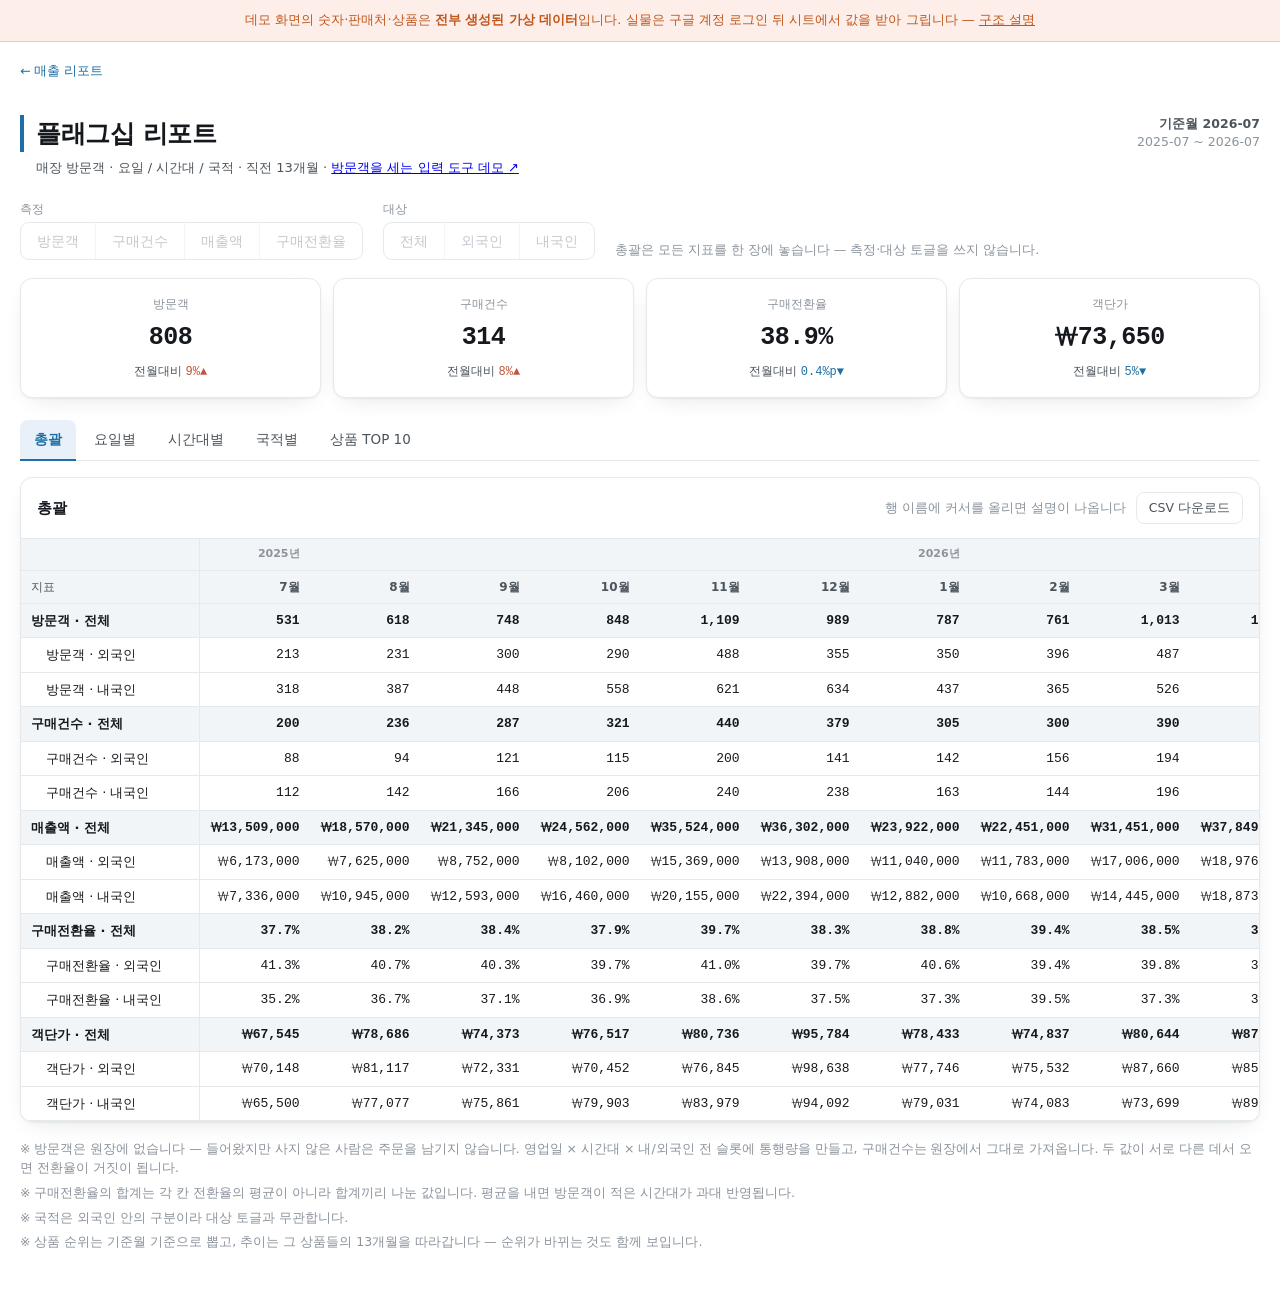
<file: flagship/index.html>
<!DOCTYPE html>
<html lang="ko">
<head>
<meta charset="UTF-8">
<meta name="viewport" content="width=device-width, initial-scale=1">
<title>플래그십 리포트 — 데모</title>
<!-- 분석 전용 SDK. 프로젝트 키 로더(cdn.amplitude.com/script/<키>.js)는 원격 설정을 보고
     세션 리플레이를 스스로 붙이므로 쓰지 않습니다 — 공개 데모 방문자를 녹화하지 않기 위해. -->
<script src="https://cdn.amplitude.com/libs/analytics-browser-2.42.4-min.js.gz"
        integrity="sha384-lKBFu+lrE+l3rHaNqttqd3e3ga1kwCKyeO1JiVVq2NlrrkHTdt8SobN3bqqLSKSw"
        crossorigin="anonymous"></script>
<script>
  window.amplitude.init('8dab0aad4ec8f11bcbf079ea4565fcca', {
    serverZone: 'US',
    autocapture: true,
  });
</script>
<link rel="stylesheet" href="../shared/tokens.css">
<link rel="stylesheet" href="../shared/report.css">
<script src="../data/flagship.js"></script>
<script src="../shared/report.js"></script>
</head>
<body>

<div class="notice">
  데모 화면의 숫자·판매처·상품은 <b>전부 생성된 가상 데이터</b>입니다.
  실물은 구글 계정 로그인 뒤 시트에서 값을 받아 그립니다 —
  <a href="https://github.com/B-works-hub/sales-dashboard-demo#readme">구조 설명</a>
</div>

<div class="wrap">
  <div class="crumb"><a href="../">← 매출 리포트</a></div>

  <div class="head">
    <div>
      <h1>플래그십 리포트</h1>
      <p class="sub">매장 방문객 · 요일 / 시간대 / 국적 · 직전 13개월 · <a href="../counter/">방문객을 세는 입력 도구 데모 ↗</a></p>
    </div>
    <div class="meta">
      <b id="meta-base"></b>
      <span id="meta-window"></span>
    </div>
  </div>

  <div class="axes">
    <div>
      <span class="axis-label">측정</span>
      <div class="seg" id="seg-measure" role="group" aria-label="측정 선택"></div>
    </div>
    <div>
      <span class="axis-label">대상</span>
      <div class="seg" id="seg-aud" role="group" aria-label="대상 선택"></div>
    </div>
    <span class="book-note" id="axis-note"></span>
  </div>

  <div class="kpis" id="kpis"></div>

  <div class="tabs" id="tabs" role="tablist"></div>

  <div class="panel">
    <div class="panel-head">
      <h2 id="panel-title"></h2>
      <div style="display:flex;gap:10px;align-items:center;flex-wrap:wrap">
        <span class="hint">행 이름에 커서를 올리면 설명이 나옵니다</span>
        <button class="btn" id="csv" type="button">CSV 다운로드</button>
      </div>
    </div>
    <div class="scroller" id="scroller"></div>
  </div>

  <div class="notes" id="notes"></div>
</div>

<script>
(function () {
  'use strict';
  var D = FLAGSHIP_DATA;
  var R = Report;

  document.getElementById('meta-base').textContent = '기준월 ' + D.base;
  document.getElementById('meta-window').textContent =
    D.months[0].key + ' ~ ' + D.months[D.months.length - 1].key;

  /* 섹션마다 쓰이는 축이 다릅니다.
       measures : 이 섹션이 받는 측정. null 이면 전부 무시(총괄).
       aud      : 대상 토글을 쓰는가. 국적별은 그 자체가 대상 구분입니다. */
  var SECTIONS = [
    { key: 'summary', label: '총괄',       measures: null,  aud: false,
      why: '총괄은 모든 지표를 한 장에 놓습니다 — 측정·대상 토글을 쓰지 않습니다.' },
    { key: 'weekday', label: '요일별',     measures: '*',   aud: true },
    { key: 'hour',    label: '시간대별',   measures: '*',   aud: true },
    { key: 'nation',  label: '국적별',     measures: ['amount', 'orders'], aud: false,
      why: '국적은 외국인 안의 구분이라 대상 토글과 무관합니다.' },
    { key: 'product', label: '상품 TOP 10', measures: ['amount', 'orders'], aud: true,
      why: '상품은 매출액과 판매수량만 냅니다 — 방문객·전환율은 상품 단위로 정의되지 않습니다.' }
  ];

  var scroller = document.getElementById('scroller');
  var title = document.getElementById('panel-title');
  var kpiBox = document.getElementById('kpis');
  var tabs = document.getElementById('tabs');
  var axisNote = document.getElementById('axis-note');
  var cur = { measure: null, aud: null, section: null };

  function sectionSpec() {
    for (var i = 0; i < SECTIONS.length; i++) {
      if (SECTIONS[i].key === cur.section) return SECTIONS[i];
    }
    return SECTIONS[0];
  }

  function measureSpec(key) {
    for (var i = 0; i < D.measures.length; i++) {
      if (D.measures[i].key === key) return D.measures[i];
    }
    return D.measures[0];
  }

  function allows(spec, measureKey) {
    if (spec.measures === null) return false;
    if (spec.measures === '*') return true;
    for (var i = 0; i < spec.measures.length; i++) {
      if (spec.measures[i] === measureKey) return true;
    }
    return false;
  }

  function currentRows() {
    var spec = sectionSpec();
    if (spec.key === 'summary') return D.summary;
    if (spec.key === 'nation') return D.nation[cur.measure];
    var v = D.views[cur.measure + '|' + cur.aud];
    return v[spec.key];
  }

  /* KPI — 당월 방문객·구매건수·전환율·객단가. 섹션과 무관하게 매장의
     그 달 상태를 먼저 보여줍니다. */
  function renderKpis() {
    kpiBox.innerHTML = '';
    var want = ['방문객 · 전체', '구매건수 · 전체', '구매전환율 · 전체', '객단가 · 전체'];
    for (var w = 0; w < want.length; w++) {
      for (var i = 0; i < D.summary.length; i++) {
        var row = D.summary[i];
        if (row.name !== want[w]) continue;
        var card = R.el('div', 'kpi');
        card.appendChild(R.el('div', 'label', row.name.split(' · ')[0]));
        card.appendChild(R.el('div', 'value num',
                              R.fmt(row.values[row.values.length - 1], row.kind)));
        var foot = R.el('div', 'foot');
        foot.appendChild(R.el('span', '', '전월대비 '));
        foot.appendChild(R.el('span', 'num ' + R.dirClass(row.mom_growth),
                              R.fmtGrowth(row.mom_growth, row.kind)));
        card.appendChild(foot);
        kpiBox.appendChild(card);
      }
    }
  }

  function renderNotes() {
    var box = document.getElementById('notes');
    box.innerHTML = '';
    for (var i = 0; i < D.notes.length; i++) {
      box.appendChild(R.el('p', '', '※ ' + D.notes[i]));
    }
  }

  function syncToggles() {
    var spec = sectionSpec();
    var i, btns;

    btns = document.getElementById('seg-measure').querySelectorAll('button');
    for (i = 0; i < btns.length; i++) {
      var ok = allows(spec, btns[i].dataset.key);
      btns[i].disabled = !ok;
      btns[i].setAttribute('aria-pressed',
        ok && btns[i].dataset.key === cur.measure ? 'true' : 'false');
    }
    btns = document.getElementById('seg-aud').querySelectorAll('button');
    for (i = 0; i < btns.length; i++) {
      btns[i].disabled = !spec.aud;
      btns[i].setAttribute('aria-pressed',
        spec.aud && btns[i].dataset.key === cur.aud ? 'true' : 'false');
    }
    axisNote.textContent = spec.why || '';
  }

  function draw() {
    var spec = sectionSpec();

    /* 섹션이 받지 않는 측정이 선택돼 있으면 그 섹션이 받는 첫 번째로
       옮깁니다. 그대로 두면 빈 표가 나오고, 사용자는 데이터가 없는
       줄로 읽습니다. */
    if (spec.measures && spec.measures !== '*' && !allows(spec, cur.measure)) {
      cur.measure = spec.measures[0];
      R.writeState('m', cur.measure);
    }

    var bits = [spec.label];
    if (spec.measures !== null) bits.push(measureSpec(cur.measure).label);
    if (spec.aud) {
      for (var i = 0; i < D.audiences.length; i++) {
        if (D.audiences[i].key === cur.aud) bits.push(D.audiences[i].label);
      }
    }
    title.textContent = bits.join(' · ');

    scroller.innerHTML = '';
    scroller.appendChild(R.renderMatrix({ rows: currentRows() }, D.months));

    var btns = tabs.querySelectorAll('button');
    for (i = 0; i < btns.length; i++) {
      btns[i].setAttribute('aria-selected',
        btns[i].dataset.key === spec.key ? 'true' : 'false');
    }
    syncToggles();
    renderKpis();
    renderNotes();
  }

  function seg(hostId, items, stateKey, apply) {
    var host = document.getElementById(hostId);
    for (var i = 0; i < items.length; i++) {
      (function (it) {
        var b = R.el('button', '', it.label);
        b.type = 'button';
        b.dataset.key = it.key;
        b.onclick = function () {
          apply(it.key);
          R.writeState(stateKey, it.key);
          draw();
        };
        host.appendChild(b);
      })(items[i]);
    }
  }

  seg('seg-measure', D.measures, 'm', function (k) { cur.measure = k; });
  seg('seg-aud', D.audiences, 'a', function (k) { cur.aud = k; });

  for (var t = 0; t < SECTIONS.length; t++) {
    (function (s) {
      var b = R.el('button', '', s.label);
      b.type = 'button';
      b.dataset.key = s.key;
      b.setAttribute('role', 'tab');
      b.onclick = function () {
        cur.section = s.key;
        R.writeState('sec', s.key);
        draw();
      };
      tabs.appendChild(b);
    })(SECTIONS[t]);
  }

  document.getElementById('csv').onclick = function () {
    R.download('플래그십_' + cur.section + '_' + cur.measure + '_' + cur.aud +
               '_' + D.base + '.csv',
               R.toCsv({ rows: currentRows() }, D.months));
  };

  cur.measure = R.readState('m', D.measures[0].key);
  cur.aud     = R.readState('a', D.audiences[0].key);
  cur.section = R.readState('sec', SECTIONS[0].key);
  if (!D.views[cur.measure + '|' + cur.aud]) {
    cur.measure = D.measures[0].key;
    cur.aud = D.audiences[0].key;
  }
  draw();
})();
</script>

</body>
</html>
</file>
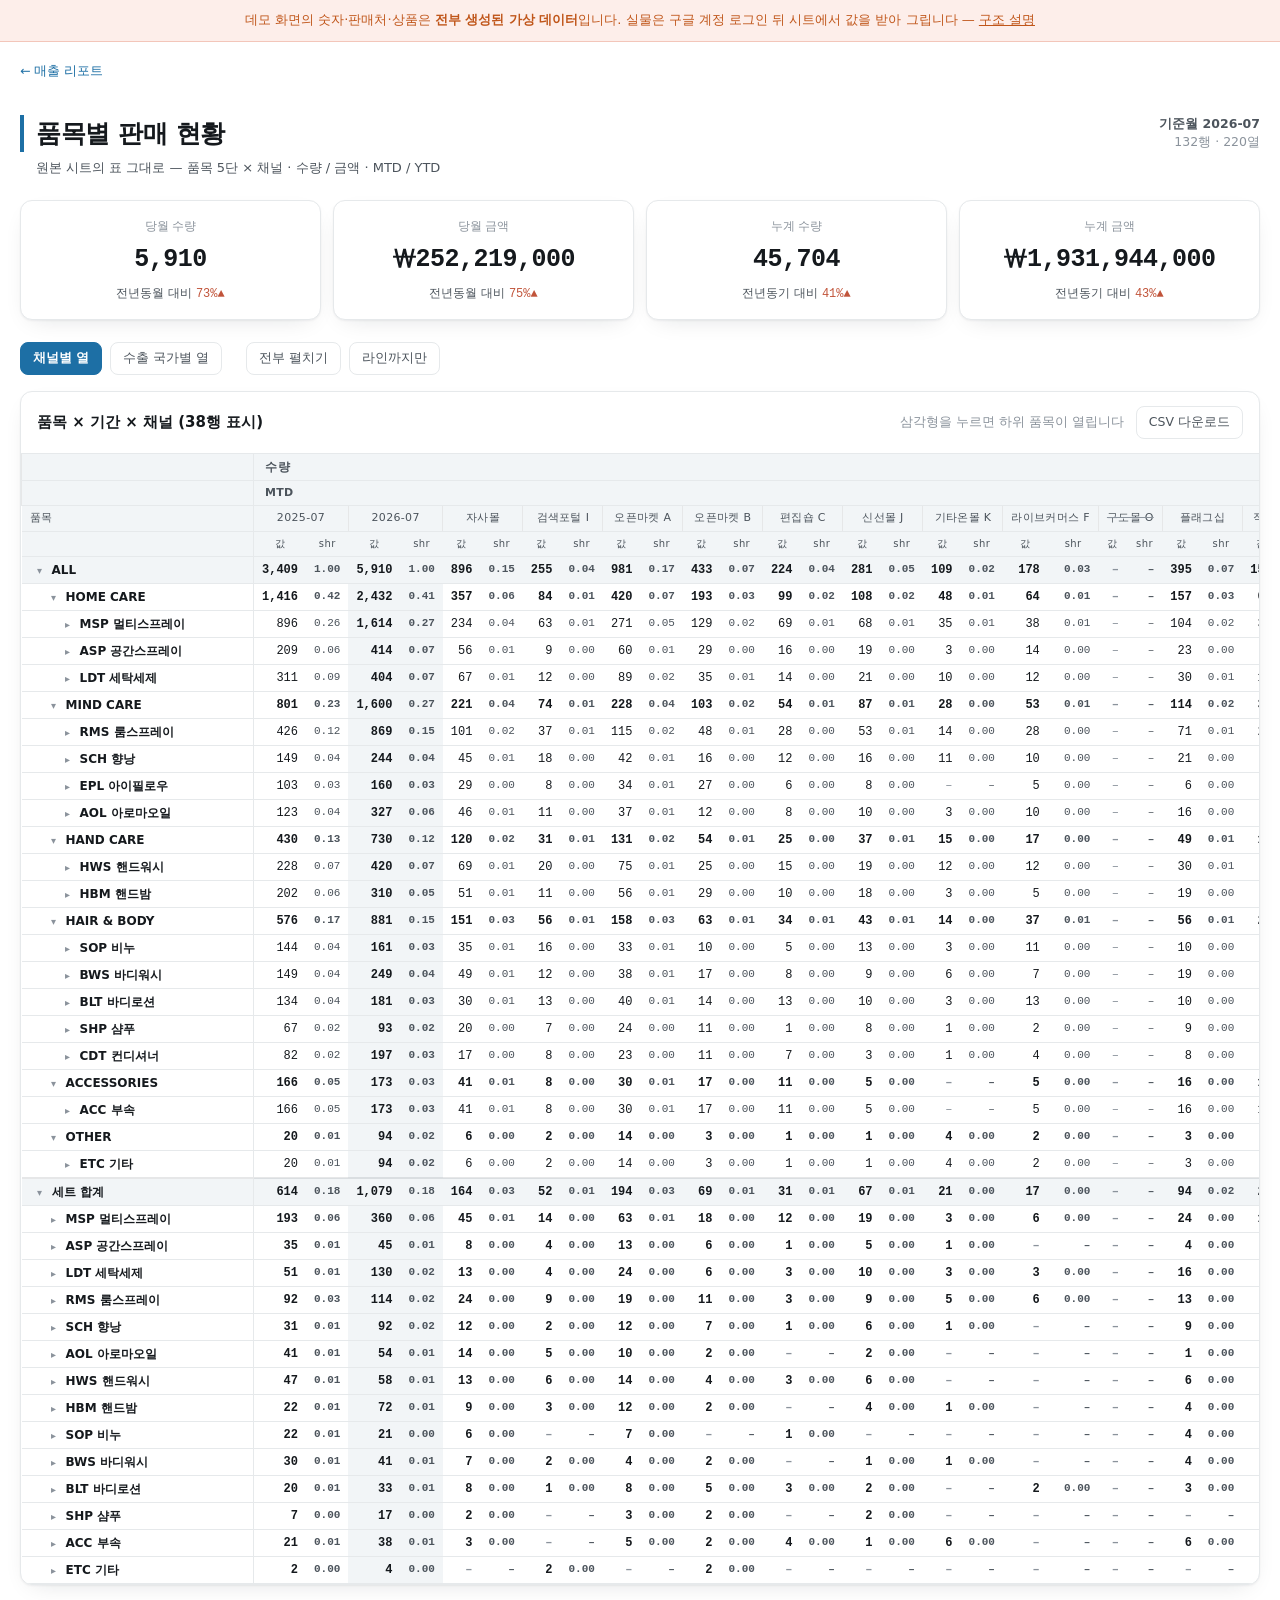
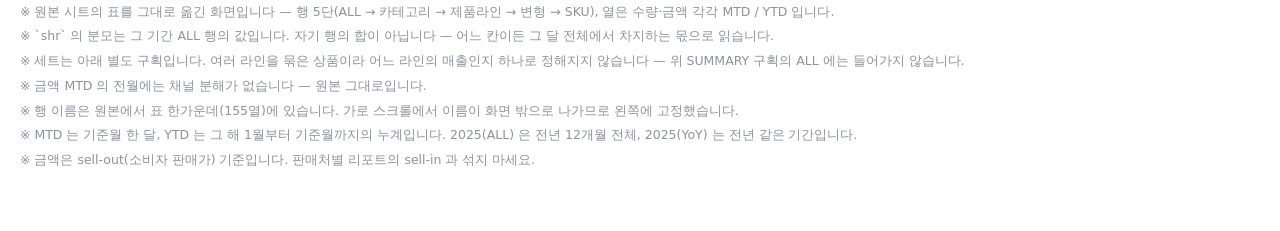
<file: items/index.html>
<!DOCTYPE html>
<html lang="ko">
<head>
<meta charset="UTF-8">
<meta name="viewport" content="width=device-width, initial-scale=1">
<title>품목별 판매 현황 — 데모</title>
<!-- 분석 전용 SDK. 프로젝트 키 로더(cdn.amplitude.com/script/<키>.js)는 원격 설정을 보고
     세션 리플레이를 스스로 붙이므로 쓰지 않습니다 — 공개 데모 방문자를 녹화하지 않기 위해. -->
<script src="https://cdn.amplitude.com/libs/analytics-browser-2.42.4-min.js.gz"
        integrity="sha384-lKBFu+lrE+l3rHaNqttqd3e3ga1kwCKyeO1JiVVq2NlrrkHTdt8SobN3bqqLSKSw"
        crossorigin="anonymous"></script>
<script>
  window.amplitude.init('8dab0aad4ec8f11bcbf079ea4565fcca', {
    serverZone: 'US',
    autocapture: true,
  });
</script>
<link rel="stylesheet" href="../shared/tokens.css">
<link rel="stylesheet" href="../shared/report.css">
<script src="../data/items.js"></script>
<script src="../shared/report.js"></script>
</head>
<body>

<div class="notice">
  데모 화면의 숫자·판매처·상품은 <b>전부 생성된 가상 데이터</b>입니다.
  실물은 구글 계정 로그인 뒤 시트에서 값을 받아 그립니다 —
  <a href="https://github.com/B-works-hub/sales-dashboard-demo#readme">구조 설명</a>
</div>

<div class="wrap">
  <div class="crumb"><a href="../">← 매출 리포트</a></div>

  <div class="head">
    <div>
      <h1>품목별 판매 현황</h1>
      <p class="sub">원본 시트의 표 그대로 — 품목 5단 × 채널 · 수량 / 금액 · MTD / YTD</p>
    </div>
    <div class="meta">
      <b id="meta-base"></b>
      <span id="meta-size"></span>
    </div>
  </div>

  <div class="kpis" id="kpis"></div>

  <div class="opts">
    <button class="btn" id="t-ch"  type="button" aria-pressed="true">채널별 열</button>
    <button class="btn" id="t-nat" type="button" aria-pressed="false">수출 국가별 열</button>
    <span style="width:8px"></span>
    <button class="btn" id="t-open"  type="button">전부 펼치기</button>
    <button class="btn" id="t-close" type="button">라인까지만</button>
  </div>

  <div class="panel">
    <div class="panel-head">
      <h2 id="panel-title"></h2>
      <div style="display:flex;gap:12px;align-items:center;flex-wrap:wrap">
        <span class="hint" id="hint"></span>
        <button class="btn" id="csv" type="button">CSV 다운로드</button>
      </div>
    </div>
    <div class="scroller" id="scroller"></div>
  </div>

  <div class="notes" id="notes"></div>
</div>

<script>
(function () {
  'use strict';
  var D = ITEMS_DATA;
  var R = Report;

  document.getElementById('meta-base').textContent = '기준월 ' + D.base;

  /* 어느 행이 자식을 갖는지는 렌더러와 같은 규칙으로 정합니다 — 여기서
     따로 세면 '펼치기' 와 삼각형이 어긋납니다. */
  var tree = R.wideTree(D.rows);

  var opt = {
    ch:  R.readState('ch',  '1') !== '0',
    nat: R.readState('nat', '0') === '1',
    open: {}
  };

  /* 기본은 제품라인까지. 변형·SKU 까지 펴면 132행이 한 번에 쏟아집니다.
     DETAILS 구획은 한 단이 얕습니다(세트 합계 → 라인 → SKU) — 같은 깊이를
     그대로 쓰면 세트만 SKU 까지 펼쳐져 두 구획이 어긋나 보입니다. */
  function openTo(depth) {
    opt.open = {};
    for (var i = 0; i < D.rows.length; i++) {
      var d = D.rows[i].sec === 'det' ? depth - 1 : depth;
      if (tree.kids[i] && D.rows[i].lv < d) opt.open[i] = true;
    }
  }
  function openAll() {
    opt.open = {};
    for (var i = 0; i < D.rows.length; i++) if (tree.kids[i]) opt.open[i] = true;
  }
  openTo(2);          // ALL · 카테고리 펼침 → 제품라인까지 보입니다

  var scroller = document.getElementById('scroller');

  function pct(now, was) {
    return was ? now / was - 1 : null;
  }

  /* KPI — 원본의 SUMMARY 시트가 내주던 넉 장입니다.
     ALL 행의 당월/누계 × 수량/금액과 그 증감. */
  function renderKpis() {
    var box = document.getElementById('kpis');
    box.innerHTML = '';
    var specs = [
      ['당월 수량', 'qty|mtd', 'cur', 'py', 'int', '전년동월'],
      ['당월 금액', 'val|mtd', 'cur', 'py', 'krw', '전년동월'],
      ['누계 수량', 'qty|ytd', 'cur', 'y_ytd', 'int', '전년동기'],
      ['누계 금액', 'val|ytd', 'cur', 'y_ytd', 'krw', '전년동기']
    ];
    for (var i = 0; i < specs.length; i++) {
      var s = specs[i], b = D.grid[s[1]];
      var now = b[s[2]][0], was = b[s[3]][0], g = pct(now, was);
      var card = R.el('div', 'kpi');
      card.appendChild(R.el('div', 'label', s[0]));
      card.appendChild(R.el('div', 'value num', R.fmt(now, s[4])));
      var foot = R.el('div', 'foot');
      foot.appendChild(R.el('span', '', s[5] + ' 대비 '));
      foot.appendChild(R.el('span', 'num ' + R.dirClass(g), R.fmtGrowth(g, 'int')));
      card.appendChild(foot);
      box.appendChild(card);
    }
  }

  function renderNotes() {
    var box = document.getElementById('notes');
    box.innerHTML = '';
    for (var i = 0; i < D.notes.length; i++) {
      box.appendChild(R.el('p', '', '※ ' + D.notes[i].replace(/\*\*/g, '')));
    }
  }

  function draw() {
    scroller.innerHTML = '';
    var table = R.renderWide(D, opt, function (i) {
      opt.open[i] = !opt.open[i];
      draw();
    });
    scroller.appendChild(table);

    var cols = table.rows[0] ? table.querySelectorAll('thead tr.h4 th').length - 1 : 0;
    var shown = table.querySelectorAll('tbody tr').length;
    document.getElementById('meta-size').textContent =
      D.rows.length + '행 · ' + cols + '열';
    document.getElementById('panel-title').textContent =
      '품목 × 기간 × 채널 (' + shown + '행 표시)';
    document.getElementById('hint').textContent =
      '삼각형을 누르면 하위 품목이 열립니다';

    document.getElementById('t-ch').setAttribute('aria-pressed', opt.ch ? 'true' : 'false');
    document.getElementById('t-nat').setAttribute('aria-pressed', opt.nat ? 'true' : 'false');
  }

  document.getElementById('t-ch').onclick = function () {
    opt.ch = !opt.ch; R.writeState('ch', opt.ch ? '1' : '0'); draw();
  };
  document.getElementById('t-nat').onclick = function () {
    opt.nat = !opt.nat; R.writeState('nat', opt.nat ? '1' : '0'); draw();
  };
  document.getElementById('t-open').onclick  = function () { openAll(); draw(); };
  document.getElementById('t-close').onclick = function () { openTo(2); draw(); };

  document.getElementById('csv').onclick = function () {
    R.download('품목별판매현황_' + D.base + '.csv', R.wideCsv(D, opt));
  };

  renderKpis();
  renderNotes();
  draw();
})();
</script>

</body>
</html>
</file>
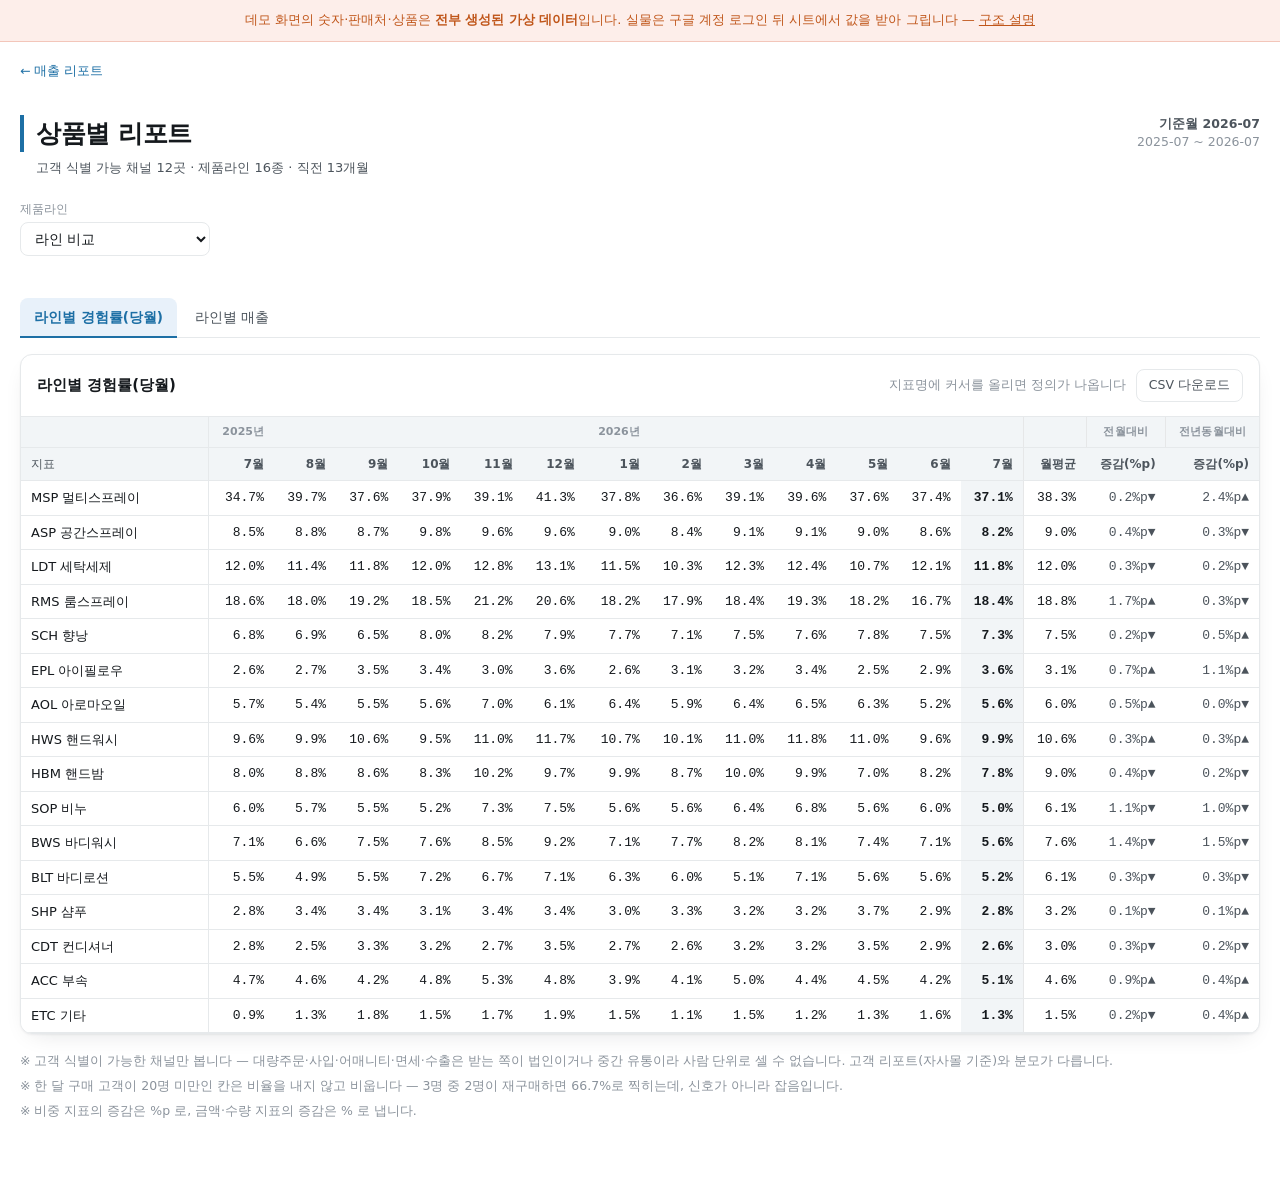
<file: product/index.html>
<!DOCTYPE html>
<html lang="ko">
<head>
<meta charset="UTF-8">
<meta name="viewport" content="width=device-width, initial-scale=1">
<title>상품별 리포트 — 데모</title>
<!-- 분석 전용 SDK. 프로젝트 키 로더(cdn.amplitude.com/script/<키>.js)는 원격 설정을 보고
     세션 리플레이를 스스로 붙이므로 쓰지 않습니다 — 공개 데모 방문자를 녹화하지 않기 위해. -->
<script src="https://cdn.amplitude.com/libs/analytics-browser-2.42.4-min.js.gz"
        integrity="sha384-lKBFu+lrE+l3rHaNqttqd3e3ga1kwCKyeO1JiVVq2NlrrkHTdt8SobN3bqqLSKSw"
        crossorigin="anonymous"></script>
<script>
  window.amplitude.init('8dab0aad4ec8f11bcbf079ea4565fcca', {
    serverZone: 'US',
    autocapture: true,
  });
</script>
<link rel="stylesheet" href="../shared/tokens.css">
<link rel="stylesheet" href="../shared/report.css">
<script src="../data/product.js"></script>
<script src="../shared/report.js"></script>
<style>
  /* 라인 선택 줄 — 16종이라 탭으로 깔면 두 줄을 먹습니다. */
  .picker { display: flex; gap: 14px; align-items: flex-end;
            flex-wrap: wrap; margin: 4px 0 20px; }
  .picker label { display: block; font-size: 12px; color: var(--ink-muted);
                  margin-bottom: 4px; }
  .picker select { font: inherit; font-size: 13.5px; padding: 7px 10px;
                   background: var(--surface); color: var(--ink);
                   border: 1px solid var(--hairline); border-radius: 8px;
                   min-width: 190px; }
  .picker select:focus-visible { outline: 2px solid var(--accent); outline-offset: 1px; }
  .thin-warn { display: none; align-items: center; gap: 6px; font-size: 12.5px;
               color: var(--noteflo-ink); background: var(--noteflo-bg);
               border: 1px solid var(--noteflo-bd); border-radius: 8px;
               padding: 6px 10px; }
  .thin-warn.on { display: flex; }
</style>
</head>
<body>

<div class="notice">
  데모 화면의 숫자·판매처·상품은 <b>전부 생성된 가상 데이터</b>입니다.
  실물은 구글 계정 로그인 뒤 시트에서 값을 받아 그립니다 —
  <a href="https://github.com/B-works-hub/sales-dashboard-demo#readme">구조 설명</a>
</div>

<div class="wrap">
  <div class="crumb"><a href="../">← 매출 리포트</a></div>

  <div class="head">
    <div>
      <h1>상품별 리포트</h1>
      <p class="sub" id="sub"></p>
    </div>
    <div class="meta">
      <b id="meta-base"></b>
      <span id="meta-window"></span>
    </div>
  </div>

  <div class="picker">
    <div>
      <label for="line">제품라인</label>
      <select id="line"></select>
    </div>
    <div class="thin-warn" id="thin">
      <span>⚠</span>
      <span id="thin-text"></span>
    </div>
  </div>

  <div class="kpis" id="kpis"></div>

  <div class="tabs" id="tabs" role="tablist"></div>

  <div class="panel">
    <div class="panel-head">
      <h2 id="panel-title"></h2>
      <div style="display:flex;gap:10px;align-items:center;flex-wrap:wrap">
        <span class="hint">지표명에 커서를 올리면 정의가 나옵니다</span>
        <button class="btn" id="csv" type="button">CSV 다운로드</button>
      </div>
    </div>
    <div class="scroller" id="scroller"></div>
  </div>

  <div class="notes" id="notes"></div>
</div>

<script>
(function () {
  'use strict';
  var D = PRODUCT_DATA;
  var R = Report;

  document.getElementById('meta-base').textContent = '기준월 ' + D.base;
  document.getElementById('meta-window').textContent =
    D.months[0].key + ' ~ ' + D.months[D.months.length - 1].key;
  document.getElementById('sub').textContent =
    D.channel + ' · 제품라인 ' + Object.keys(D.lines).length + '종 · 직전 13개월';

  /* ── 라인 선택 ────────────────────────────────────────────────
     '전체 비교' 를 맨 위에 둡니다. 라인 하나씩만 볼 수 있으면
     어느 라인이 크고 어느 라인이 줄고 있는지를 알 수가 없습니다. */
  var sel = document.getElementById('line');
  var gAll = document.createElement('optgroup');
  gAll.label = '전체';
  var oAll = document.createElement('option');
  oAll.value = '*'; oAll.textContent = '라인 비교';
  gAll.appendChild(oAll);
  sel.appendChild(gAll);

  for (var c = 0; c < D.categories.length; c++) {
    var cat = D.categories[c];
    var g = document.createElement('optgroup');
    g.label = cat.name;
    for (var i = 0; i < cat.lines.length; i++) {
      var code = cat.lines[i];
      var o = document.createElement('option');
      o.value = code;
      o.textContent = code + ' · ' + D.lines[code].name;
      g.appendChild(o);
    }
    sel.appendChild(g);
  }

  var tabs = document.getElementById('tabs');
  var scroller = document.getElementById('scroller');
  var title = document.getElementById('panel-title');
  var kpiBox = document.getElementById('kpis');
  var notesBox = document.getElementById('notes');
  var thinBox = document.getElementById('thin');
  var current = { sections: null, sec: null, code: null };

  function sectionsFor(code) {
    return code === '*' ? D.overview : D.lines[code].sections;
  }

  function findRow(sections, name) {
    for (var s = 0; s < sections.length; s++) {
      for (var r = 0; r < sections[s].rows.length; r++) {
        if (sections[s].rows[r].name === name) return sections[s].rows[r];
      }
    }
    return null;
  }

  var KPI = ['경험률(당월)', '경험고객수(당월)', '재구매율(12개월)', '리필구매연결비율'];

  function renderKpis(code, sections) {
    kpiBox.innerHTML = '';
    if (code === '*') return;               /* 비교 화면에는 카드를 두지 않습니다 */
    for (var k = 0; k < KPI.length; k++) {
      var row = findRow(sections, KPI[k]);
      if (!row) continue;                   /* 리필 없는 라인은 칸이 빕니다 */
      var card = R.el('div', 'kpi');
      card.appendChild(R.el('div', 'label', row.name));
      card.appendChild(R.el('div', 'value num',
                            R.fmt(row.values[row.values.length - 1], row.kind)));
      var foot = R.el('div', 'foot');
      foot.appendChild(R.el('span', '', '전월대비 '));
      foot.appendChild(R.el('span', 'num ' + R.dirClass(row.mom_growth),
                            R.fmtGrowth(row.mom_growth, row.kind)));
      card.appendChild(foot);
      kpiBox.appendChild(card);
    }
  }

  function renderNotes(sec) {
    notesBox.innerHTML = '';
    for (var i = 0; i < D.notes.length; i++) {
      notesBox.appendChild(R.el('p', '', '※ ' + D.notes[i]));
    }
    var dl = R.el('dl'), any = false;
    for (var r = 0; r < sec.rows.length; r++) {
      if (!sec.rows[r].note) continue;
      dl.appendChild(R.el('dt', '', sec.rows[r].name));
      dl.appendChild(R.el('dd', '', sec.rows[r].note));
      any = true;
    }
    if (any) notesBox.appendChild(dl);
  }

  /* 표본이 얇으면 비율 칸이 비어 나옵니다. 왜 비었는지를 화면에 적습니다 —
     빈칸만 보여주면 '데이터가 깨졌나' 로 읽힙니다. */
  function renderThin(code, sections) {
    var blanks = 0, i, s, r;
    for (s = 0; s < sections.length; s++) {
      for (r = 0; r < sections[s].rows.length; r++) {
        var row = sections[s].rows[r];
        if (row.kind !== 'pct') continue;
        for (i = 0; i < row.values.length; i++) {
          if (row.values[i] === null) blanks++;
        }
      }
    }
    if (code === '*' || !blanks) { thinBox.className = 'thin-warn'; return; }
    thinBox.className = 'thin-warn on';
    document.getElementById('thin-text').textContent =
      '구매 고객이 ' + D.min_den + '명 미만인 달은 비율을 비웠습니다 (' + blanks + '칸)';
  }

  function showSection(key, push) {
    var sections = current.sections, sec = null, i;
    for (i = 0; i < sections.length; i++) {
      if (sections[i].key === key) sec = sections[i];
    }
    if (!sec) sec = sections[0];
    current.sec = sec;

    title.textContent = sec.label;
    scroller.innerHTML = '';
    scroller.appendChild(R.renderMatrix(sec, D.months));

    var btns = tabs.querySelectorAll('button');
    for (i = 0; i < btns.length; i++) {
      btns[i].setAttribute('aria-selected', btns[i].dataset.key === sec.key ? 'true' : 'false');
    }
    if (push) R.writeState('sec', sec.key);
    renderNotes(sec);
  }

  function showLine(code, push) {
    if (!D.lines[code] && code !== '*') code = '*';
    current.code = code;
    current.sections = sectionsFor(code);
    sel.value = code;

    tabs.innerHTML = '';
    for (var t = 0; t < current.sections.length; t++) {
      (function (sec) {
        var b = R.el('button', '', sec.label);
        b.type = 'button';
        b.dataset.key = sec.key;
        b.setAttribute('role', 'tab');
        b.onclick = function () { showSection(sec.key, true); };
        tabs.appendChild(b);
      })(current.sections[t]);
    }

    renderKpis(code, current.sections);
    renderThin(code, current.sections);
    if (push) R.writeState('line', code);
    showSection(R.readState('sec', current.sections[0].key), false);
  }

  sel.onchange = function () { showLine(sel.value, true); };

  document.getElementById('csv').onclick = function () {
    var who = current.code === '*' ? '라인비교' : current.code;
    R.download('상품별리포트_' + who + '_' + current.sec.key + '_' + D.base + '.csv',
               R.toCsv(current.sec, D.months));
  };

  showLine(R.readState('line', '*'), false);
})();
</script>

</body>
</html>
</file>
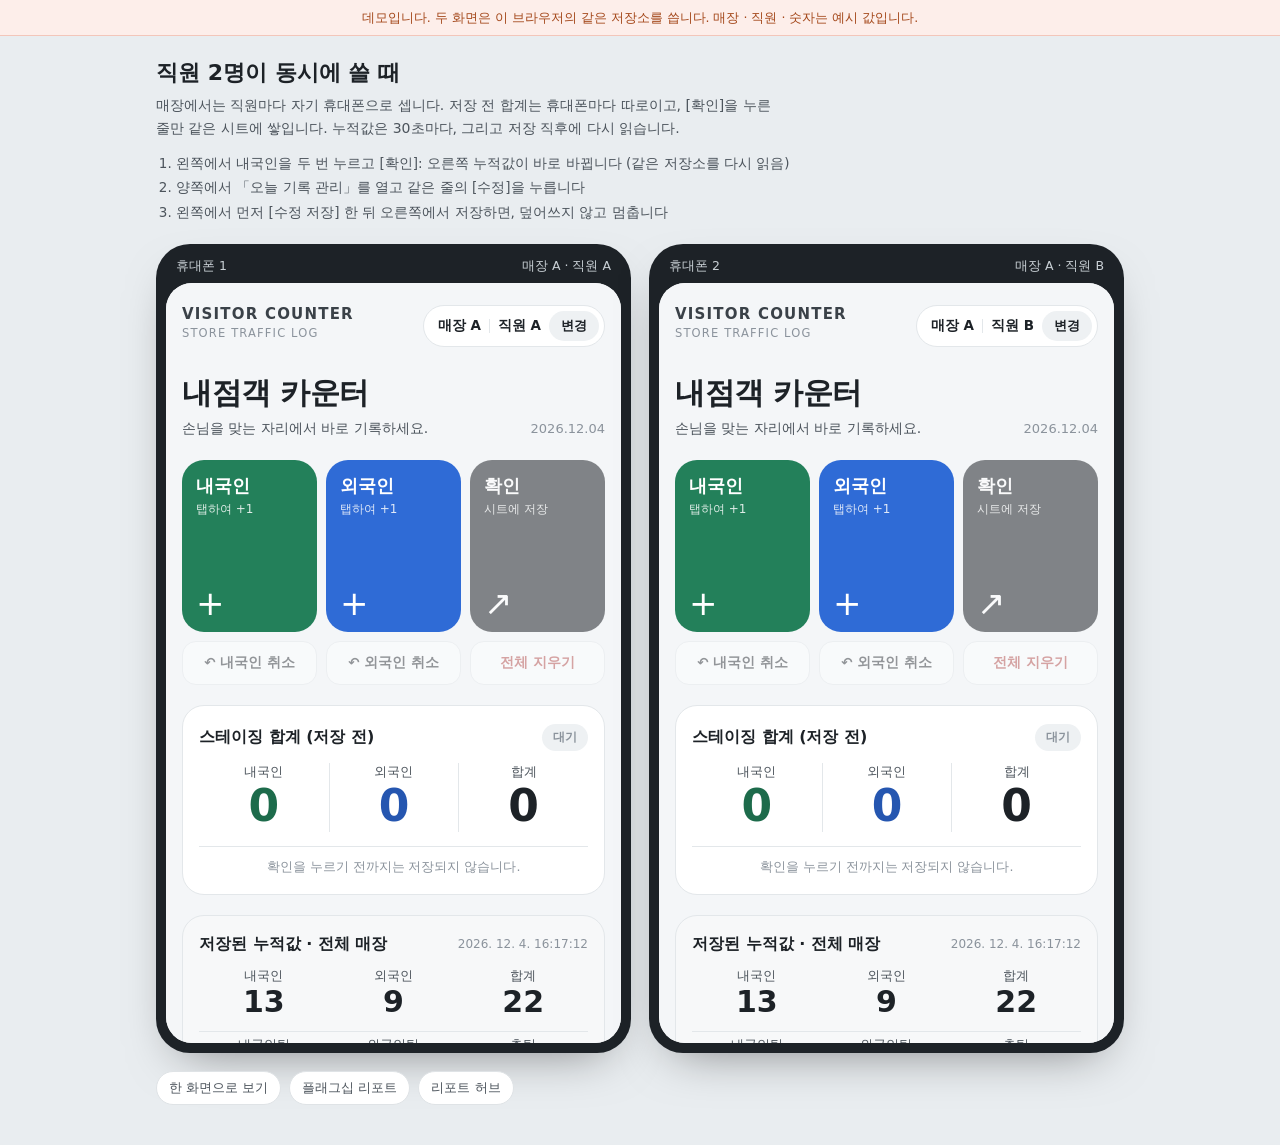
<file: counter/duo.html>
<!DOCTYPE html>
<html lang="ko">
<head>
<meta charset="UTF-8">
<meta name="viewport" content="width=device-width, initial-scale=1">
<title>내점객 카운터 — 직원 2명 동시 사용</title>
<script src="https://cdn.amplitude.com/libs/analytics-browser-2.42.4-min.js.gz"
        integrity="sha384-lKBFu+lrE+l3rHaNqttqd3e3ga1kwCKyeO1JiVVq2NlrrkHTdt8SobN3bqqLSKSw"
        crossorigin="anonymous"></script>
<script>
  if (window.amplitude) window.amplitude.init('8dab0aad4ec8f11bcbf079ea4565fcca', { serverZone: 'US', autocapture: true });
</script>
<style>
  :root { color-scheme: light; }
  * { box-sizing: border-box; }
  body { margin: 0; background: #e9edf0; color: #1d2227;
         font-family: -apple-system, BlinkMacSystemFont, "Apple SD Gothic Neo", "Malgun Gothic", "맑은 고딕", system-ui, sans-serif; }
  .bar { background: #fdeeea; color: #a4481b; border-bottom: 1px solid #f3c6ba; font-size: 12.5px; padding: 8px 16px; text-align: center; line-height: 1.55; }
  .wrap { max-width: 1000px; margin: 0 auto; padding: 22px 16px 40px; }
  h1 { font-size: 22px; margin: 0 0 6px; }
  .lede { margin: 0; color: #4c545c; font-size: 14px; line-height: 1.6; max-width: 70ch; }
  ol { margin: 12px 0 0; padding-left: 20px; color: #4c545c; font-size: 13.5px; line-height: 1.8; }
  .phones { display: grid; grid-template-columns: repeat(auto-fit, minmax(330px, 1fr)); gap: 18px; margin-top: 20px; }
  .phone { background: #1d2227; border-radius: 34px; padding: 10px; box-shadow: 0 20px 50px -24px rgba(0,0,0,.5); }
  .phone p { color: #c9d0d5; font-size: 12.5px; margin: 4px 10px 8px; display: flex; justify-content: space-between; }
  iframe { display: block; width: 100%; height: 760px; border: 0; border-radius: 26px; background: #f4f6f8; }
  .nav { margin-top: 18px; display: flex; gap: 8px; flex-wrap: wrap; }
  .nav a { color: #4c545c; background: #fff; border: 1px solid #dfe3e6; border-radius: 999px; padding: 7px 12px; font-size: 13px; text-decoration: none; }
</style>
</head>
<body>
<div class="bar">데모입니다. 두 화면은 이 브라우저의 같은 저장소를 씁니다. 매장 · 직원 · 숫자는 예시 값입니다.</div>
<main class="wrap">
  <h1>직원 2명이 동시에 쓸 때</h1>
  <p class="lede">매장에서는 직원마다 자기 휴대폰으로 셉니다. 저장 전 합계는 휴대폰마다 따로이고, [확인]을 누른 줄만 같은 시트에 쌓입니다.
    누적값은 30초마다, 그리고 저장 직후에 다시 읽습니다.</p>
  <ol>
    <li>왼쪽에서 내국인을 두 번 누르고 [확인]: 오른쪽 누적값이 바로 바뀝니다 (같은 저장소를 다시 읽음)</li>
    <li>양쪽에서 「오늘 기록 관리」를 열고 같은 줄의 [수정]을 누릅니다</li>
    <li>왼쪽에서 먼저 [수정 저장] 한 뒤 오른쪽에서 저장하면, 덮어쓰지 않고 멈춥니다</li>
  </ol>
  <div class="phones">
    <div class="phone"><p><span>휴대폰 1</span><span>매장 A · 직원 A</span></p>
      <iframe title="휴대폰 1, 매장 A 직원 A" src="index.html?embed=1&amp;device=duo-a&amp;store=%EB%A7%A4%EC%9E%A5%20A&amp;staff=%EC%A7%81%EC%9B%90%20A"></iframe></div>
    <div class="phone"><p><span>휴대폰 2</span><span>매장 A · 직원 B</span></p>
      <iframe title="휴대폰 2, 매장 A 직원 B" src="index.html?embed=1&amp;device=duo-b&amp;store=%EB%A7%A4%EC%9E%A5%20A&amp;staff=%EC%A7%81%EC%9B%90%20B"></iframe></div>
  </div>
  <div class="nav"><a href="./">한 화면으로 보기</a><a href="../flagship/">플래그십 리포트</a><a href="../">리포트 허브</a></div>
</main>
</body>
</html>
</file>
<file: shared/tokens.css>
/* 디자인 토큰 — daily/index.html 의 토큰 체계를 그대로 옮긴 것입니다.
 * 월간 리포트 5종이 공유합니다. daily 는 자기 인라인 스타일을 그대로 쓰므로
 * 이 파일을 고쳐도 일일 대시보드는 바뀌지 않습니다. */
:root {
  color-scheme: light;
  --plane:        #ffffff;
  --surface:      #ffffff;
  --surface-2:    #f2f5f7;
  --ink:          #15191d;
  --ink-2:        #4c545c;
  --ink-muted:    #8b939c;
  --hairline:     #e6e9eb;
  --border:       rgba(15,23,32,0.10);
  --accent:       #1d6fa5;
  --accent-soft:  #e8f1fa;
  --good:         #0ca30c;
  --serious:      #c1543a;
  --up:           #c1543a;   /* 국내 관행 : 상승 적색 */
  --down:         #1d6fa5;   /*            하락 청색 */
  --neg:          #c1543a;   /* 마이너스 금액 */
  --memo:         #e07a1f;   /* 메모 표시 주황 */
  --noteflo-bg:   #fdeeea;   /* 한 줄 코멘트 : 연한 붉은 배경 */
  --noteflo-bd:   #f3c6ba;
  --noteflo-ink:  #c0561a;   /* 진한 주황 */
  --today-hl:     #f2f542;   /* TODAY 형광 노랑 */
  /* 하이라이트 농도. 다크에서는 밴드가 안쪽 막대 색을 덮어 판매처 구분이
     흐려지므로 더 묽게 깝니다. */
  --today-hl-op:  .5;
  --today-bd:     #e8690b;   /* 당일 행 테두리 : 메모 주황보다 한 톤 진하게 */
  /* 열별 색 스케일의 가장 진한 단계. 농도는 알파로만 조절해
     글자가 흰색으로 바뀔 만큼 어두워지지 않습니다. */
  --scale-rgb:    122, 179, 230;
  /* 히트맵 농담의 알파 범위.
     아래를 0 에서 떼어 '작지만 있음' 이 보이게 하고, 위를 끊어 글자 대비를
     지킵니다. 다크에서는 어두운 표면에 밝은 파랑을 얹는 방향이라 같은
     알파에서 칸이 훨씬 밝아집니다 — 0.62 로 두면 흰 글자 대비가 3.87:1 로
     떨어집니다(WCAG 최소 4.5:1). 다크는 따로 정합니다. */
  --heat-a0: .06;
  --heat-a1: .62;
  /* 판매처 색 — 설정 탭의 판매처 순서와 1:1 고정입니다 (첫 줄이 c1).
     앞 몇 자리는 지정 브랜드 색이고, 인접 구간이 색각 이상에서 구분되도록
     명도 계단으로 배치했습니다. 순서를 바꾸면 이 검증이 깨집니다. */
  --c1:#1B6B3A;   /* 진한 초록 */
  --c2:#4E9A1F;   /* 연두 */
  --c3:#F7C500;   /* 노랑 */
  --c4:#B5457B;
  --c5:#1A1A1A;   /* 검정 */
  --c6:#9A5F2B;
  --c7:#2A78D6;
  --c8:#C0392B;
  --c9:#5C5FBF;
  --c10:#DE5F2A;
  --c11:#008B7A;
  --c12:#7B3FA0;
  --c13:#0288A7;
  --c14:#6D7C1F;
  --c15:#D14A8F;
  --c-other:#8b939c;   /* 설정에 없는 판매처 */
  --shadow: 0 1px 2px rgba(15,23,32,.05), 0 8px 24px -12px rgba(15,23,32,.16);
}
@media (prefers-color-scheme: dark) {
  :root:where(:not([data-theme="light"])) {
    color-scheme: dark;
    --plane:#14171a; --surface:#1c2024; --surface-2:#23282d;
    --ink:#f2f4f6; --ink-2:#c1c8ce; --ink-muted:#8b939c;
    --hairline:#2c3237; --border:rgba(255,255,255,0.10);
    --accent:#3e8cc4; --accent-soft:#1c2a3d;
    --good:#0ca30c; --serious:#c96a50;
    --up:#c96a50; --down:#3e8cc4; --neg:#e8877a; --memo:#f0a04b;
    --noteflo-bg:#3b211b; --noteflo-bd:#5d3529; --noteflo-ink:#f0a86b;
    --today-hl:#d8dc22; --today-hl-op:.26; --scale-rgb:122, 179, 230; --today-bd:#ff9d4d;
    --heat-a0: .08; --heat-a1: .40;
    /* c5 의 검정은 어두운 배경에서 묻히므로 흰색으로 반전됩니다 */
    --c1:#0C7B46;  --c2:#5CA51E;  --c3:#E8B900;  --c4:#D46A9C;  --c5:#D8D8D8;
    --c6:#B7823F;  --c7:#3987E5;  --c8:#E06A5A;  --c9:#8286E0;  --c10:#D66E45;
    --c11:#26A69A; --c12:#8B5BB5; --c13:#3AA8C4; --c14:#8A9930; --c15:#DA649F;
    --c-other:#8b939c;
    --shadow: 0 1px 2px rgba(0,0,0,.4), 0 8px 24px -12px rgba(0,0,0,.6);
  }
}
:root[data-theme="dark"] {
  color-scheme: dark;
  --plane:#14171a; --surface:#1c2024; --surface-2:#23282d;
  --ink:#f2f4f6; --ink-2:#c1c8ce; --ink-muted:#8b939c;
  --hairline:#2c3237; --border:rgba(255,255,255,0.10);
  --accent:#3e8cc4; --accent-soft:#1c2a3d;
  --good:#0ca30c; --serious:#c96a50;
  --up:#c96a50; --down:#3e8cc4; --neg:#e8877a; --memo:#f0a04b;
  --noteflo-bg:#3b211b; --noteflo-bd:#5d3529; --noteflo-ink:#f0a86b;
  --today-hl:#d8dc22; --today-hl-op:.26; --scale-rgb:122, 179, 230; --today-bd:#ff9d4d;
  --heat-a0: .08; --heat-a1: .40;
  --c1:#0C7B46;  --c2:#5CA51E;  --c3:#E8B900;  --c4:#D46A9C;  --c5:#D8D8D8;
  --c6:#B7823F;  --c7:#3987E5;  --c8:#E06A5A;  --c9:#8286E0;  --c10:#D66E45;
  --c11:#26A69A; --c12:#8B5BB5; --c13:#3AA8C4; --c14:#8A9930; --c15:#DA649F;
  --c-other:#8b939c;
  --shadow: 0 1px 2px rgba(0,0,0,.4), 0 8px 24px -12px rgba(0,0,0,.6);
}
</file>
<file: shared/report.css>
/* 월간 리포트 공통 — KPI 카드 · 13개월 매트릭스 · 증감 표기 · 각주
 *
 * 리포트 5종이 같은 표를 씁니다. 표 하나가 19열(지표 + 13개월 + 월평균 +
 * 전월대비 2 + 전년동월대비 2)이라 좁은 화면에서는 가로로 흐르고, 지표명
 * 열만 고정됩니다. 페이지 본문 자체는 절대 가로로 밀리지 않습니다.
 */

* { box-sizing: border-box; }
html, body { margin: 0; padding: 0; }
body {
  background: var(--plane); color: var(--ink);
  font-family: -apple-system, BlinkMacSystemFont, "Segoe UI", "Malgun Gothic",
               "맑은 고딕", "Apple SD Gothic Neo", system-ui, sans-serif;
  font-size: 14px; line-height: 1.5; -webkit-font-smoothing: antialiased;
}
.num { font-family: ui-monospace, "Cascadia Mono", "SF Mono", Consolas, monospace;
       font-variant-numeric: tabular-nums; }

.wrap { max-width: 1440px; margin: 0 auto;
        padding-block: 0 56px; padding-left: 20px; padding-right: 20px; }

/* ── 상단 고지 ─────────────────────────────────────────────────── */
.notice {
  background: var(--noteflo-bg); border-bottom: 1px solid var(--noteflo-bd);
  color: var(--noteflo-ink); text-align: center;
  padding: 10px 20px; font-size: 13px; line-height: 1.6;
}
.notice a { color: inherit; }

/* ── 머리 ──────────────────────────────────────────────────────── */
.head { display: flex; justify-content: space-between; align-items: flex-start;
        gap: 20px; flex-wrap: wrap; padding: 34px 0 18px; }
.head h1 { margin: 0 0 6px; font-size: 25px; letter-spacing: -.4px;
           border-left: 4px solid var(--accent); padding-left: 12px; }
.head .sub { margin: 0; padding-left: 16px; color: var(--ink-2); font-size: 13px; }
.head .meta { text-align: right; font-size: 12.5px; color: var(--ink-muted); }
.head .meta b { display: block; color: var(--ink-2); font-weight: 700; }
.crumb { font-size: 12.5px; color: var(--ink-muted); padding-top: 20px; }
.crumb a { color: var(--accent); text-decoration: none; }
.crumb a:hover { text-decoration: underline; }

/* ── KPI 카드 ──────────────────────────────────────────────────── */
.kpis { display: grid; gap: 12px; margin: 4px 0 22px;
        grid-template-columns: repeat(auto-fit, minmax(212px, 1fr)); }
.kpi { background: var(--surface); border: 1px solid var(--hairline);
       border-radius: 12px; padding: 16px 18px; box-shadow: var(--shadow);
       text-align: center; }
.kpi .label { font-size: 12px; color: var(--ink-muted); margin-bottom: 6px; }
.kpi .value { font-size: 25px; font-weight: 700; letter-spacing: -.5px; }
.kpi .foot  { font-size: 12px; color: var(--ink-2); margin-top: 6px; }

/* ── 섹션 탭 ───────────────────────────────────────────────────── */
.tabs { display: flex; gap: 4px; flex-wrap: wrap;
        border-bottom: 1px solid var(--hairline); margin-bottom: 16px; }
.tabs button {
  appearance: none; background: none; border: 0; border-bottom: 2px solid transparent;
  color: var(--ink-2); font: inherit; font-size: 13.5px; padding: 9px 14px;
  cursor: pointer; border-radius: 8px 8px 0 0; margin-bottom: -1px;
}
.tabs button:hover { background: var(--surface-2); color: var(--ink); }
.tabs button[aria-selected="true"] {
  color: var(--accent); border-bottom-color: var(--accent);
  background: var(--accent-soft); font-weight: 700;
}
.tabs button:focus-visible { outline: 2px solid var(--accent); outline-offset: -2px; }

/* ── 매트릭스 표 ───────────────────────────────────────────────── */
.panel { background: var(--surface); border: 1px solid var(--hairline);
         border-radius: 12px; box-shadow: var(--shadow); overflow: hidden; }
.panel-head { display: flex; justify-content: space-between; align-items: center;
              gap: 12px; flex-wrap: wrap; padding: 14px 16px;
              border-bottom: 1px solid var(--hairline); }
.panel-head h2 { margin: 0; font-size: 15px; }
.panel-head .hint { font-size: 12.5px; color: var(--ink-muted); }

.scroller { overflow-x: auto; }
table { border-collapse: collapse; width: 100%; font-size: 13px; }
th, td { padding: 7px 10px; text-align: right; white-space: nowrap;
         border-bottom: 1px solid var(--hairline); }
thead th { position: sticky; top: 0; background: var(--surface-2);
           color: var(--ink-2); font-weight: 700; font-size: 12px; z-index: 2; }
thead tr.years th { font-size: 11px; color: var(--ink-muted); }

/* 지표명 열 고정 */
th.metric, td.metric {
  position: sticky; left: 0; z-index: 1; text-align: left;
  background: var(--surface); min-width: 178px; font-weight: 400;
  border-right: 1px solid var(--hairline);
}
thead th.metric { z-index: 3; background: var(--surface-2); }
tbody tr:hover td { background: var(--accent-soft); }
tbody tr:hover .metric { background: var(--accent-soft); }

td.cur { font-weight: 700; }
th.cur, td.cur { background: var(--surface-2); }
tbody tr:hover td.cur { background: var(--accent-soft); }
td.avg, th.avg { border-left: 1px solid var(--border); }
td.cmp, th.cmp { color: var(--ink-2); }
th.grp { text-align: center; border-left: 1px solid var(--border);
         font-size: 11px; letter-spacing: .03em; }

tr.is-ratio .metric { padding-left: 22px; color: var(--ink-2); font-size: 12.5px;
                      font-weight: 400; }
tr.is-ratio td { color: var(--ink-2); }
tr.is-total td, tr.is-total .metric { font-weight: 700; background: var(--surface-2); }

.up   { color: var(--up); }
.down { color: var(--down); }
.flat { color: var(--ink-muted); }
.nil  { color: var(--ink-muted); }

/* 각주 */
.notes { margin-top: 18px; font-size: 12.5px; color: var(--ink-muted); }
.notes p { margin: 0 0 6px; }
.notes dl { margin: 12px 0 0; display: grid; gap: 4px 14px;
            grid-template-columns: max-content 1fr; }
.notes dt { color: var(--ink-2); font-weight: 700; }
.notes dd { margin: 0; }

/* 계층 · 비활성 채널 */
tr.is-inactive .metric { color: var(--ink-muted); text-decoration: line-through; }
tr.is-inactive td { color: var(--ink-muted); }

/* 장부 토글 — 두 장부를 한 화면에서 섞지 않는다는 걸 눈에 보이게 합니다. */
.seg { display: inline-flex; border: 1px solid var(--hairline);
       border-radius: 9px; overflow: hidden; background: var(--surface); }
.seg button { appearance: none; background: none; border: 0; font: inherit;
              font-size: 13.5px; padding: 8px 16px; cursor: pointer;
              color: var(--ink-2); }
.seg button + button { border-left: 1px solid var(--hairline); }
.seg button:hover { background: var(--surface-2); color: var(--ink); }
.seg button[aria-pressed="true"] { background: var(--accent); color: #fff; font-weight: 700; }
.seg button:focus-visible { outline: 2px solid var(--accent); outline-offset: -2px; }
.seg button:disabled { color: var(--ink-muted); cursor: not-allowed; opacity: .5; }
.seg button:disabled:hover { background: none; color: var(--ink-muted); }

.book { display: flex; gap: 14px; align-items: center; flex-wrap: wrap;
        margin: 4px 0 18px; }
.book-badge { font-size: 12.5px; padding: 5px 11px; border-radius: 999px;
              background: var(--accent-soft); color: var(--accent); font-weight: 700; }
.book-note { font-size: 12.5px; color: var(--ink-muted); max-width: 60ch; }

/* 교차 히트맵 — 농담은 한 색상의 밝기 한 단계입니다(무지개 아님).
   셀에는 0~1 값(--t)만 들어오고 알파 범위는 테마가 정합니다. */
table.heat td.cell { min-width: 68px; }
table.heat td.cell.on, .heat-sw {
  background: rgba(var(--scale-rgb),
    calc(var(--heat-a0) + (var(--heat-a1) - var(--heat-a0)) * var(--t, 0)));
}
table.heat thead th.grp { border-left: 1px solid var(--border); }
.heat-legend { display: flex; align-items: center; gap: 8px;
               font-size: 12px; color: var(--ink-muted); }
.heat-bar { display: inline-flex; border: 1px solid var(--hairline);
            border-radius: 4px; overflow: hidden; }
.heat-sw { width: 22px; height: 12px; display: block; }

/* 축 선택 줄 — 측정·기간 토글 두 개가 나란히 섭니다. */
.axes { display: flex; gap: 20px; align-items: flex-end; flex-wrap: wrap;
        margin: 4px 0 18px; }
.axes .axis-label { display: block; font-size: 12px; color: var(--ink-muted);
                    margin-bottom: 4px; }

/* 버튼 */
.btn { appearance: none; background: var(--surface); color: var(--ink-2);
       border: 1px solid var(--hairline); border-radius: 8px;
       font: inherit; font-size: 12.5px; padding: 6px 12px; cursor: pointer; }
.btn:hover { border-color: var(--accent); color: var(--accent); }
.btn:focus-visible { outline: 2px solid var(--accent); outline-offset: 2px; }

@media (max-width: 640px) {
  .head { padding-top: 22px; }
  .head h1 { font-size: 21px; }
  .kpi .value { font-size: 21px; }
  th.metric, td.metric { min-width: 138px; }
}

/* ── 원본 시트 표 (품목별 판매 현황) ─────────────────────────────────
   240열짜리 표입니다. 열을 줄이는 대신 **머리 4줄을 전부 고정**하고
   품목 열을 왼쪽에 붙여, 가로로 아무리 밀어도 '어느 품목의 어느 기간
   어느 채널인가' 가 화면에 남게 합니다.

   머리줄마다 top 을 따로 줍니다 — thead 는 통째로 고정되지 않습니다. */
table.wide { width: auto; font-size: 12px; }
table.wide th, table.wide td { padding: 4px 8px; height: 25px; }
table.wide thead th { z-index: 2; }
table.wide thead tr.h1 th { top: 0; }
table.wide thead tr.h2 th { top: 25px; }
table.wide thead tr.h3 th { top: 50px; }
table.wide thead tr.h4 th { top: 75px; }
table.wide thead tr.h1 th { font-size: 12px; letter-spacing: .06em;
                            border-left: 1px solid var(--border); }
table.wide thead tr.h2 th { border-left: 1px solid var(--border); }
table.wide thead tr.h3 th { font-size: 11px; font-weight: 400; color: var(--ink-2); }
table.wide thead tr.h4 th { font-size: 10px; font-weight: 400;
                            letter-spacing: .04em; }
table.wide thead th.metric { z-index: 4; }
/* shr 은 값이지 장식이 아닙니다 — 11px 에 --ink-muted 를 쓰면 밝은 테마의
   surface-2 위에서 2.8:1 로 떨어집니다. 작게만 두고 색은 본문 계열로. */
table.wide td.shr, table.wide th.sub { color: var(--ink-2); }
table.wide td.shr { font-size: 11px; }
table.wide td.cur { background: var(--surface-2); font-weight: 700; }
table.wide tbody tr:hover td.cur { background: var(--accent-soft); }
table.wide th.grp.cur, table.wide th.sub.cur { background: var(--surface-2); }
/* 거래 종료 채널. 창 안에 값이 남아 있는 열이므로(2025 누계는 종료 전
   달을 포함합니다) 흐리게 지우지 않고, 머리에만 취소선을 답니다. */
table.wide thead th.off > span { text-decoration: line-through;
                                 text-decoration-color: var(--ink-muted); }
table.wide th.metric, table.wide td.metric { min-width: 232px; z-index: 3; }

/* 계층 — 굵기 대신 들여쓰기로 보입니다. */
table.wide tbody tr.lv0 th.metric { font-weight: 700; }
table.wide tbody tr.lv1 th.metric { font-weight: 700; }
table.wide tbody tr.lv2 th.metric { font-weight: 600; }
table.wide tbody tr.lv3 th.metric { color: var(--ink-2); font-style: italic; }
table.wide tbody tr.lv4 th.metric { color: var(--ink-2); font-weight: 400; }
table.wide tbody tr.lv0 td, table.wide tbody tr.lv1 td { font-weight: 700; }
table.wide tbody tr.is-total td, table.wide tbody tr.is-total th.metric {
  background: var(--surface-2);
}
table.wide tbody tr.is-det.lv0 th.metric { border-top: 2px solid var(--border); }
table.wide tbody tr.is-det.lv0 td { border-top: 2px solid var(--border); }

/* 펼침 삼각형 */
.tw { appearance: none; background: none; border: 0; cursor: pointer;
      color: var(--ink-muted); font: inherit; font-size: 10px;
      width: 16px; padding: 0; margin-right: 4px; line-height: 1; }
.tw:hover { color: var(--accent); }
.tw:focus-visible { outline: 2px solid var(--accent); outline-offset: 1px; }
.tw-none { display: inline-block; width: 16px; margin-right: 4px; }

/* 보기 토글 줄 */
.opts { display: flex; gap: 8px; align-items: center; flex-wrap: wrap;
        margin: 4px 0 16px; }
.opts .btn[aria-pressed="true"] { background: var(--accent); color: #fff;
                                  border-color: var(--accent); font-weight: 700; }

/* 100열 넘게 이어지는 그룹 라벨은 칸 가운데가 아니라 왼쪽에 붙여 둡니다.
   가운데 두면 가로로 민 순간 '지금 수량인가 금액인가' 가 사라집니다. */
table.wide thead th.grp { text-align: left; }
table.wide thead th.grp > span.stick {
  position: sticky; left: 244px; display: inline-block;
}
table.wide thead tr.h3 th.grp, table.wide thead tr.h4 th { text-align: center; }
</file>
